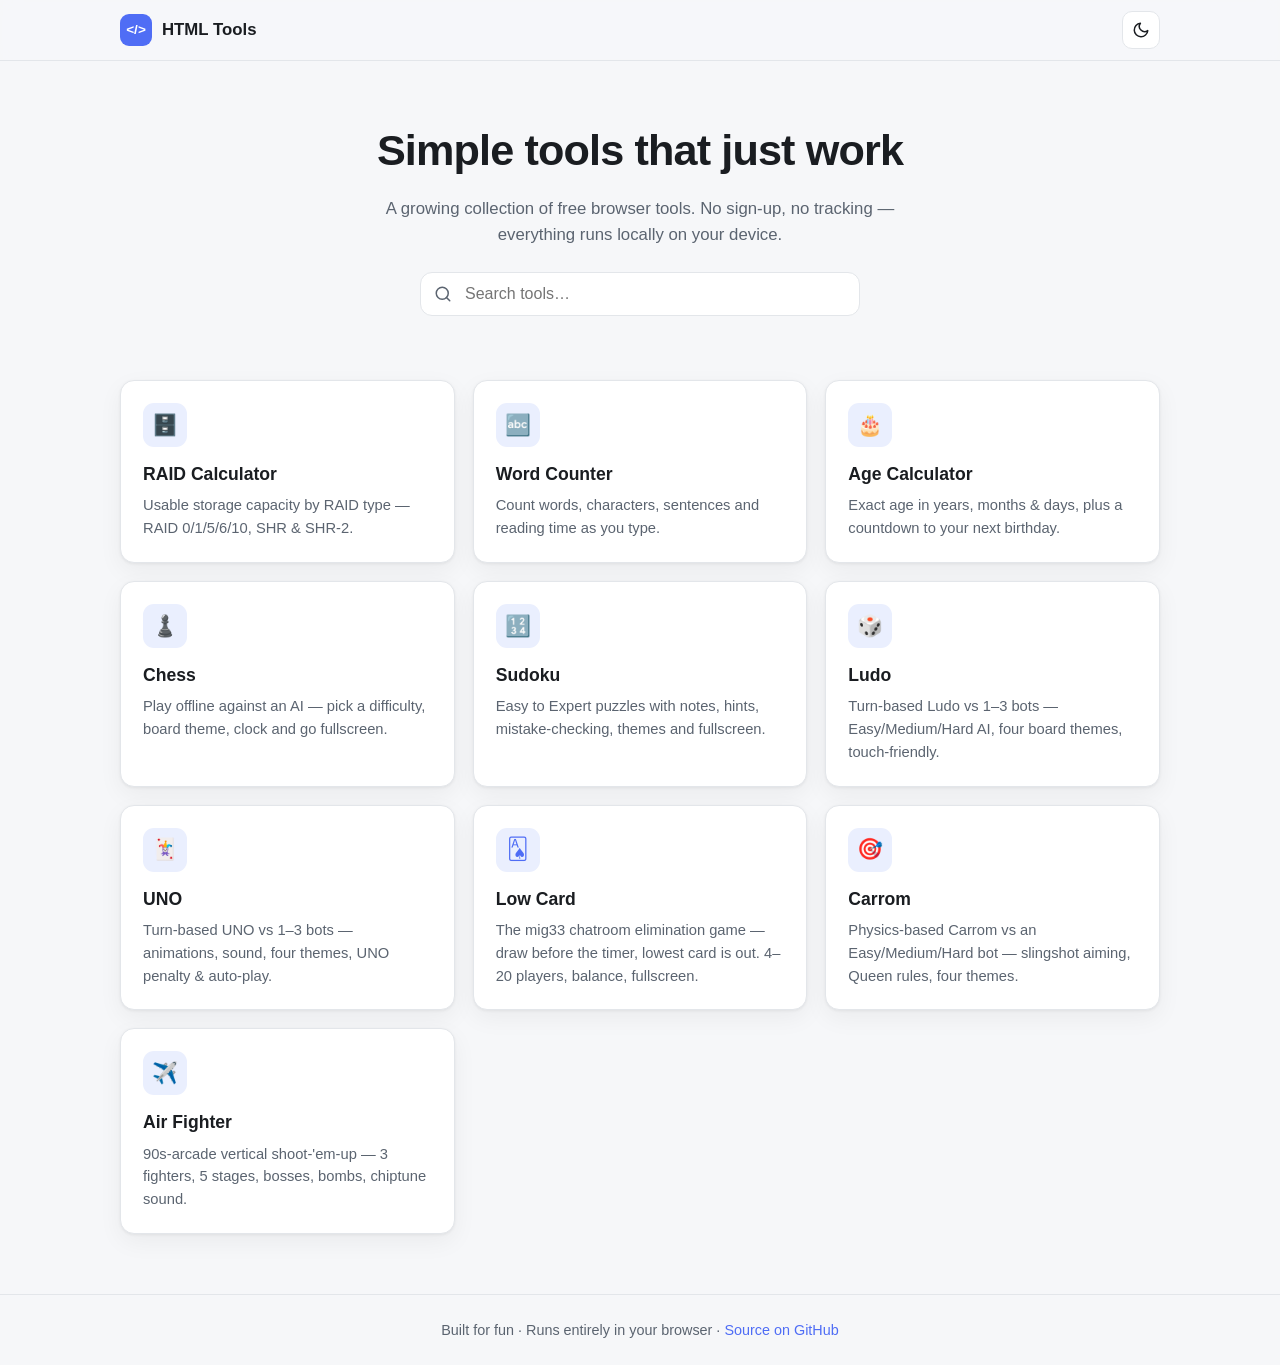
<file: index.html>
<!DOCTYPE html>
<html lang="en" data-theme="light">
<head>
  <meta charset="UTF-8" />
  <meta name="viewport" content="width=device-width, initial-scale=1" />
  <title>HTML Tools — Free, fast, in your browser</title>
  <meta name="description" content="A growing collection of free, privacy-friendly browser tools. No sign-up, no tracking, everything runs locally." />
  <link rel="stylesheet" href="assets/style.css" />
  <!-- Set theme before paint to avoid flash -->
  <script>
    (function () {
      var t = localStorage.getItem("html-tools-theme") ||
        (window.matchMedia && window.matchMedia("(prefers-color-scheme: dark)").matches ? "dark" : "light");
      document.documentElement.setAttribute("data-theme", t);
    })();
  </script>
</head>
<body>
  <header class="site-header">
    <div class="container">
      <a class="brand" href="./">
        <span class="logo">&lt;/&gt;</span>
        <span>HTML Tools</span>
      </a>
      <button class="theme-toggle" data-theme-toggle aria-label="Toggle dark mode">
        <svg class="icon-moon" viewBox="0 0 24 24" fill="none" stroke="currentColor" stroke-width="2" stroke-linecap="round" stroke-linejoin="round"><path d="M21 12.79A9 9 0 1 1 11.21 3 7 7 0 0 0 21 12.79z"/></svg>
        <svg class="icon-sun" viewBox="0 0 24 24" fill="none" stroke="currentColor" stroke-width="2" stroke-linecap="round" stroke-linejoin="round"><circle cx="12" cy="12" r="5"/><line x1="12" y1="1" x2="12" y2="3"/><line x1="12" y1="21" x2="12" y2="23"/><line x1="4.22" y1="4.22" x2="5.64" y2="5.64"/><line x1="18.36" y1="18.36" x2="19.78" y2="19.78"/><line x1="1" y1="12" x2="3" y2="12"/><line x1="21" y1="12" x2="23" y2="12"/><line x1="4.22" y1="19.78" x2="5.64" y2="18.36"/><line x1="18.36" y1="5.64" x2="19.78" y2="4.22"/></svg>
      </button>
    </div>
  </header>

  <main class="container">
    <section class="hero">
      <h1>Simple tools that just work</h1>
      <p>A growing collection of free browser tools. No sign-up, no tracking — everything runs locally on your device.</p>
      <div class="tools-search">
        <svg viewBox="0 0 24 24" fill="none" stroke="currentColor" stroke-width="2" stroke-linecap="round" stroke-linejoin="round"><circle cx="11" cy="11" r="8"/><line x1="21" y1="21" x2="16.65" y2="16.65"/></svg>
        <input id="search" type="text" placeholder="Search tools…" autocomplete="off" />
      </div>
    </section>

    <section id="grid" class="tools-grid"></section>
  </main>

  <footer class="site-footer">
    <div class="container">
      Built for fun · Runs entirely in your browser ·
      <a href="https://github.com/ccrbd/html-tools" target="_blank" rel="noopener">Source on GitHub</a>
    </div>
  </footer>

  <script src="assets/theme.js"></script>
  <script>
    /* ----------------------------------------------------------
       Add a new tool by appending one object below.
       href is relative to this homepage.
       ---------------------------------------------------------- */
    var TOOLS = [
      {
        name: "RAID Calculator",
        desc: "Usable storage capacity by RAID type — RAID 0/1/5/6/10, SHR & SHR-2.",
        icon: "🗄️",
        href: "tools/raid-calculator/",
        keywords: "raid storage nas disk array capacity parity shr synology redundancy"
      },
      {
        name: "Word Counter",
        desc: "Count words, characters, sentences and reading time as you type.",
        icon: "🔤",
        href: "tools/word-counter/",
        keywords: "text words characters count letter writing"
      },
      {
        name: "Age Calculator",
        desc: "Exact age in years, months & days, plus a countdown to your next birthday.",
        icon: "🎂",
        href: "tools/age-calculator/",
        keywords: "age birthday date dob years months days countdown how old"
      },
      {
        name: "Chess",
        desc: "Play offline against an AI — pick a difficulty, board theme, clock and go fullscreen.",
        icon: "♟️",
        href: "tools/chess/",
        keywords: "chess game ai computer board play offline opponent fullscreen clock"
      },
      {
        name: "Sudoku",
        desc: "Easy to Expert puzzles with notes, hints, mistake-checking, themes and fullscreen.",
        icon: "🔢",
        href: "tools/sudoku/",
        keywords: "sudoku puzzle number game logic grid notes hints offline brain"
      },
      {
        name: "Ludo",
        desc: "Turn-based Ludo vs 1–3 bots — Easy/Medium/Hard AI, four board themes, touch-friendly.",
        icon: "🎲",
        href: "tools/ludo/",
        keywords: "ludo board game dice bots ai offline tokens race classic pachisi multiplayer"
      },
      {
        name: "UNO",
        desc: "Turn-based UNO vs 1–3 bots — animations, sound, four themes, UNO penalty & auto-play.",
        icon: "🃏",
        href: "tools/uno/",
        keywords: "uno card game bots ai offline wild draw skip reverse themes sound touch multiplayer"
      },
      {
        name: "Low Card",
        desc: "The mig33 chatroom elimination game — draw before the timer, lowest card is out. 4–20 players, balance, fullscreen.",
        icon: "🂡",
        href: "tools/low-card/",
        keywords: "low card mig33 chatroom elimination game bots ai draw deck timer sudden death survivor card retro wap arcade sound balance bankroll pot stake fullscreen simulate spectate multiplayer"
      },
      {
        name: "Carrom",
        desc: "Physics-based Carrom vs an Easy/Medium/Hard bot — slingshot aiming, Queen rules, four themes.",
        icon: "🎯",
        href: "tools/carrom/",
        keywords: "carrom board game striker coins queen pot physics bot ai offline flick themes touch mobile"
      },
      {
        name: "Air Fighter",
        desc: "90s-arcade vertical shoot-'em-up — 3 fighters, 5 stages, bosses, bombs, chiptune sound.",
        icon: "✈️",
        href: "tools/air-fighter/",
        keywords: "air fighter shmup shooter arcade game plane jet retro aero 1994 boss bomb power-up chiptune vertical scrolling offline"
      }
      // , { name: "...", desc: "...", icon: "...", href: "tools/.../", keywords: "..." }
    ];

    var grid = document.getElementById("grid");
    var search = document.getElementById("search");

    function render(list) {
      if (!list.length) {
        grid.innerHTML = '<div class="empty-state">No tools match your search.</div>';
        return;
      }
      grid.innerHTML = list.map(function (t) {
        return '<a class="tool-card" href="' + t.href + '">' +
          '<div class="tool-icon">' + t.icon + '</div>' +
          '<h3>' + t.name + '</h3>' +
          '<p>' + t.desc + '</p>' +
          '</a>';
      }).join("");
    }

    search.addEventListener("input", function () {
      var q = search.value.trim().toLowerCase();
      render(TOOLS.filter(function (t) {
        return (t.name + " " + t.desc + " " + (t.keywords || "")).toLowerCase().indexOf(q) > -1;
      }));
    });

    render(TOOLS);
  </script>
</body>
</html>
</file>
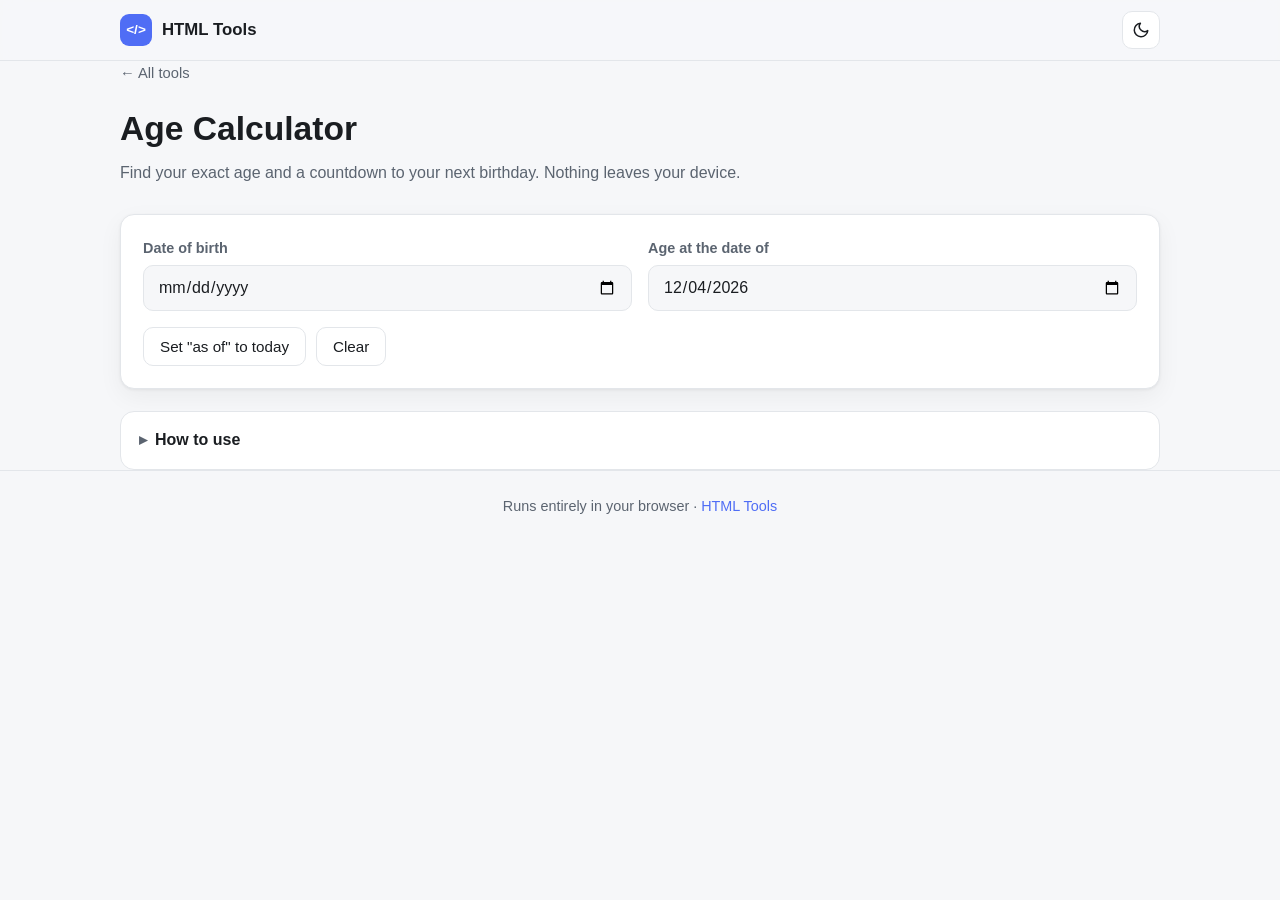
<file: tools/age-calculator/index.html>
<!DOCTYPE html>
<html lang="en" data-theme="light">
<head>
  <meta charset="UTF-8" />
  <meta name="viewport" content="width=device-width, initial-scale=1" />
  <title>Age Calculator — HTML Tools</title>
  <meta name="description" content="Calculate exact age in years, months and days, plus next-birthday countdown and fun stats. Runs entirely in your browser." />
  <link rel="stylesheet" href="../../assets/style.css" />
  <script>
    (function () {
      var t = localStorage.getItem("html-tools-theme") ||
        (window.matchMedia && window.matchMedia("(prefers-color-scheme: dark)").matches ? "dark" : "light");
      document.documentElement.setAttribute("data-theme", t);
    })();
  </script>
  <style>
    .field-row { display: grid; grid-template-columns: 1fr 1fr; gap: 16px; }
    .field label { display: block; font-size: .9rem; color: var(--text-muted); font-weight: 600; margin-bottom: 6px; }
    .field input[type="date"] { width: 100%; padding: 12px 14px; border: 1px solid var(--border);
      border-radius: 10px; background: var(--bg); color: var(--text); font-size: 1rem; font-family: inherit; outline: none; }
    .field input[type="date"]:focus { border-color: var(--accent); box-shadow: 0 0 0 3px var(--accent-soft); }
    .age-headline { text-align: center; margin: 26px 0 6px; }
    .age-headline .big { font-size: clamp(2rem, 6vw, 3rem); font-weight: 800; letter-spacing: -.02em; line-height: 1.1; }
    .age-headline .big span.unit { font-size: .45em; color: var(--text-muted); font-weight: 700; }
    .age-sub { text-align: center; color: var(--text-muted); margin: 0 0 6px; }
    .next-bday { text-align: center; background: var(--accent-soft); color: var(--accent);
      border-radius: 12px; padding: 12px 16px; margin-top: 20px; font-weight: 600; }
    .error { color: #ef4444; text-align: center; font-weight: 600; margin-top: 16px; }
    details.guide { margin-top: 22px; background: var(--surface); border: 1px solid var(--border);
      border-radius: var(--radius); padding: 0 18px; }
    details.guide summary { cursor: pointer; padding: 16px 0; font-weight: 600; list-style: none; }
    details.guide summary::-webkit-details-marker { display: none; }
    details.guide summary::before { content: "▸"; display: inline-block; margin-right: 8px;
      color: var(--text-muted); transition: transform .15s ease; }
    details.guide[open] summary::before { transform: rotate(90deg); }
    details.guide .guide-body { padding-bottom: 18px; color: var(--text-muted); font-size: .95rem; }
    details.guide .guide-body ul { margin: 0; padding-left: 20px; }
    details.guide .guide-body li { margin: 6px 0; }
    @media (max-width: 540px) { .field-row { grid-template-columns: 1fr; } }
  </style>
</head>
<body>
  <header class="site-header">
    <div class="container">
      <a class="brand" href="../../">
        <span class="logo">&lt;/&gt;</span>
        <span>HTML Tools</span>
      </a>
      <button class="theme-toggle" data-theme-toggle aria-label="Toggle dark mode">
        <svg class="icon-moon" viewBox="0 0 24 24" fill="none" stroke="currentColor" stroke-width="2" stroke-linecap="round" stroke-linejoin="round"><path d="M21 12.79A9 9 0 1 1 11.21 3 7 7 0 0 0 21 12.79z"/></svg>
        <svg class="icon-sun" viewBox="0 0 24 24" fill="none" stroke="currentColor" stroke-width="2" stroke-linecap="round" stroke-linejoin="round"><circle cx="12" cy="12" r="5"/><line x1="12" y1="1" x2="12" y2="3"/><line x1="12" y1="21" x2="12" y2="23"/><line x1="4.22" y1="4.22" x2="5.64" y2="5.64"/><line x1="18.36" y1="18.36" x2="19.78" y2="19.78"/><line x1="1" y1="12" x2="3" y2="12"/><line x1="21" y1="12" x2="23" y2="12"/><line x1="4.22" y1="19.78" x2="5.64" y2="18.36"/><line x1="18.36" y1="5.64" x2="19.78" y2="4.22"/></svg>
      </button>
    </div>
  </header>

  <main class="container tool-main">
    <a class="back-link" href="../../">← All tools</a>
    <h1>Age Calculator</h1>
    <p class="subtitle">Find your exact age and a countdown to your next birthday. Nothing leaves your device.</p>

    <div class="panel">
      <div class="field-row">
        <div class="field">
          <label for="dob">Date of birth</label>
          <input type="date" id="dob" />
        </div>
        <div class="field">
          <label for="asof">Age at the date of</label>
          <input type="date" id="asof" />
        </div>
      </div>

      <div id="error" class="error" style="display:none"></div>

      <div id="output" style="display:none">
        <div class="age-headline">
          <div class="big"><span id="hYears">0</span><span class="unit"> yr </span><span id="hMonths">0</span><span class="unit"> mo </span><span id="hDays">0</span><span class="unit"> d</span></div>
        </div>
        <p class="age-sub" id="bornOn"></p>

        <div class="stats">
          <div class="stat"><div class="num" id="tMonths">0</div><div class="label">Total months</div></div>
          <div class="stat"><div class="num" id="tWeeks">0</div><div class="label">Total weeks</div></div>
          <div class="stat"><div class="num" id="tDays">0</div><div class="label">Total days</div></div>
          <div class="stat"><div class="num" id="tHours">0</div><div class="label">Total hours</div></div>
          <div class="stat"><div class="num" id="tMinutes">0</div><div class="label">Total minutes</div></div>
          <div class="stat"><div class="num" id="dow">—</div><div class="label">Born on a</div></div>
        </div>

        <div class="next-bday" id="nextBday"></div>
      </div>

      <div class="btn-row">
        <button class="btn" id="today">Set "as of" to today</button>
        <button class="btn" id="clear">Clear</button>
      </div>
    </div>

    <details class="guide">
      <summary>How to use</summary>
      <div class="guide-body">
        <ul>
          <li>Pick your <strong>date of birth</strong>. The result updates instantly.</li>
          <li>The <strong>"age at"</strong> date defaults to today — change it to find your age on any past or future date.</li>
          <li>You get your exact age in years, months and days, plus totals and a countdown to your next birthday.</li>
          <li>Your last date of birth is remembered on this device, so it's ready next time.</li>
        </ul>
      </div>
    </details>
  </main>

  <footer class="site-footer">
    <div class="container">Runs entirely in your browser · <a href="../../">HTML Tools</a></div>
  </footer>

  <script src="../../assets/theme.js"></script>
  <script>
    var STORE = "html-tools-age-calculator";
    var DAYS = ["Sunday","Monday","Tuesday","Wednesday","Thursday","Friday","Saturday"];

    var dob = document.getElementById("dob");
    var asof = document.getElementById("asof");
    var errorEl = document.getElementById("error");
    var output = document.getElementById("output");

    function fmtDate(d) {
      return d.toLocaleDateString(undefined, { weekday: "long", year: "numeric", month: "long", day: "numeric" });
    }
    function todayStr() {
      var n = new Date();
      return n.getFullYear() + "-" + String(n.getMonth() + 1).padStart(2, "0") + "-" + String(n.getDate()).padStart(2, "0");
    }
    function parse(str) {
      if (!str) return null;
      var p = str.split("-");
      if (p.length !== 3) return null;
      return new Date(+p[0], +p[1] - 1, +p[2]);
    }
    function addMonths(d, n) {
      var m = d.getMonth() + n;
      var day = d.getDate();
      var last = new Date(d.getFullYear(), m + 1, 0).getDate(); // days in target month
      if (day > last) day = last;
      return new Date(d.getFullYear(), m, day);
    }

    function update() {
      var birth = parse(dob.value);
      var asOf = parse(asof.value) || new Date();

      if (!birth) { output.style.display = "none"; errorEl.style.display = "none"; return; }

      if (birth > asOf) {
        output.style.display = "none";
        errorEl.style.display = "block";
        errorEl.textContent = "Date of birth is after the \"age at\" date — check your dates.";
        localStorage.setItem(STORE, dob.value);
        return;
      }
      errorEl.style.display = "none";
      output.style.display = "block";

      // Exact years / months / days — month-anchoring method (matches dateutil.relativedelta).
      // Count whole months, add to birth (clamping the day to the target month's length),
      // and the remainder is the days. Guaranteed never negative, handles leap years & 31-day months.
      var totalMonths = (asOf.getFullYear() - birth.getFullYear()) * 12 + (asOf.getMonth() - birth.getMonth());
      var anchor = addMonths(birth, totalMonths);
      if (anchor > asOf) { totalMonths--; anchor = addMonths(birth, totalMonths); }
      var days = Math.round((asOf - anchor) / 86400000);
      var years = Math.floor(totalMonths / 12);
      var months = totalMonths % 12;

      document.getElementById("hYears").textContent = years;
      document.getElementById("hMonths").textContent = months;
      document.getElementById("hDays").textContent = days;
      document.getElementById("bornOn").textContent = "Born on " + fmtDate(birth);

      // Totals
      var msPerDay = 86400000;
      var totalDays = Math.floor((asOf - birth) / msPerDay);
      var totalHours = totalDays * 24;
      var totalMinutes = totalHours * 60;

      document.getElementById("tMonths").textContent = totalMonths.toLocaleString();
      document.getElementById("tWeeks").textContent = Math.floor(totalDays / 7).toLocaleString();
      document.getElementById("tDays").textContent = totalDays.toLocaleString();
      document.getElementById("tHours").textContent = totalHours.toLocaleString();
      document.getElementById("tMinutes").textContent = totalMinutes.toLocaleString();
      document.getElementById("dow").textContent = DAYS[birth.getDay()];

      // Next birthday (relative to asOf)
      var next = new Date(asOf.getFullYear(), birth.getMonth(), birth.getDate());
      if (next < asOf) next.setFullYear(asOf.getFullYear() + 1);
      var daysToBday = Math.ceil((next - asOf) / msPerDay);
      var nextEl = document.getElementById("nextBday");
      if (daysToBday === 0) {
        nextEl.textContent = "🎉 It's your birthday on this date! Happy birthday!";
      } else {
        var turning = next.getFullYear() - birth.getFullYear();
        nextEl.textContent = "🎂 " + daysToBday + " day" + (daysToBday === 1 ? "" : "s") +
          " until your next birthday (turning " + turning + ") on " +
          next.toLocaleDateString(undefined, { weekday: "long", month: "long", day: "numeric" }) + ".";
      }

      localStorage.setItem(STORE, dob.value);
    }

    // Init
    asof.value = todayStr();
    dob.value = localStorage.getItem(STORE) || "";
    dob.addEventListener("input", update);
    asof.addEventListener("input", update);

    document.getElementById("today").addEventListener("click", function () {
      asof.value = todayStr();
      update();
    });
    document.getElementById("clear").addEventListener("click", function () {
      dob.value = "";
      asof.value = todayStr();
      localStorage.removeItem(STORE);
      update();
      dob.focus();
    });

    update();
  </script>
</body>
</html>
</file>
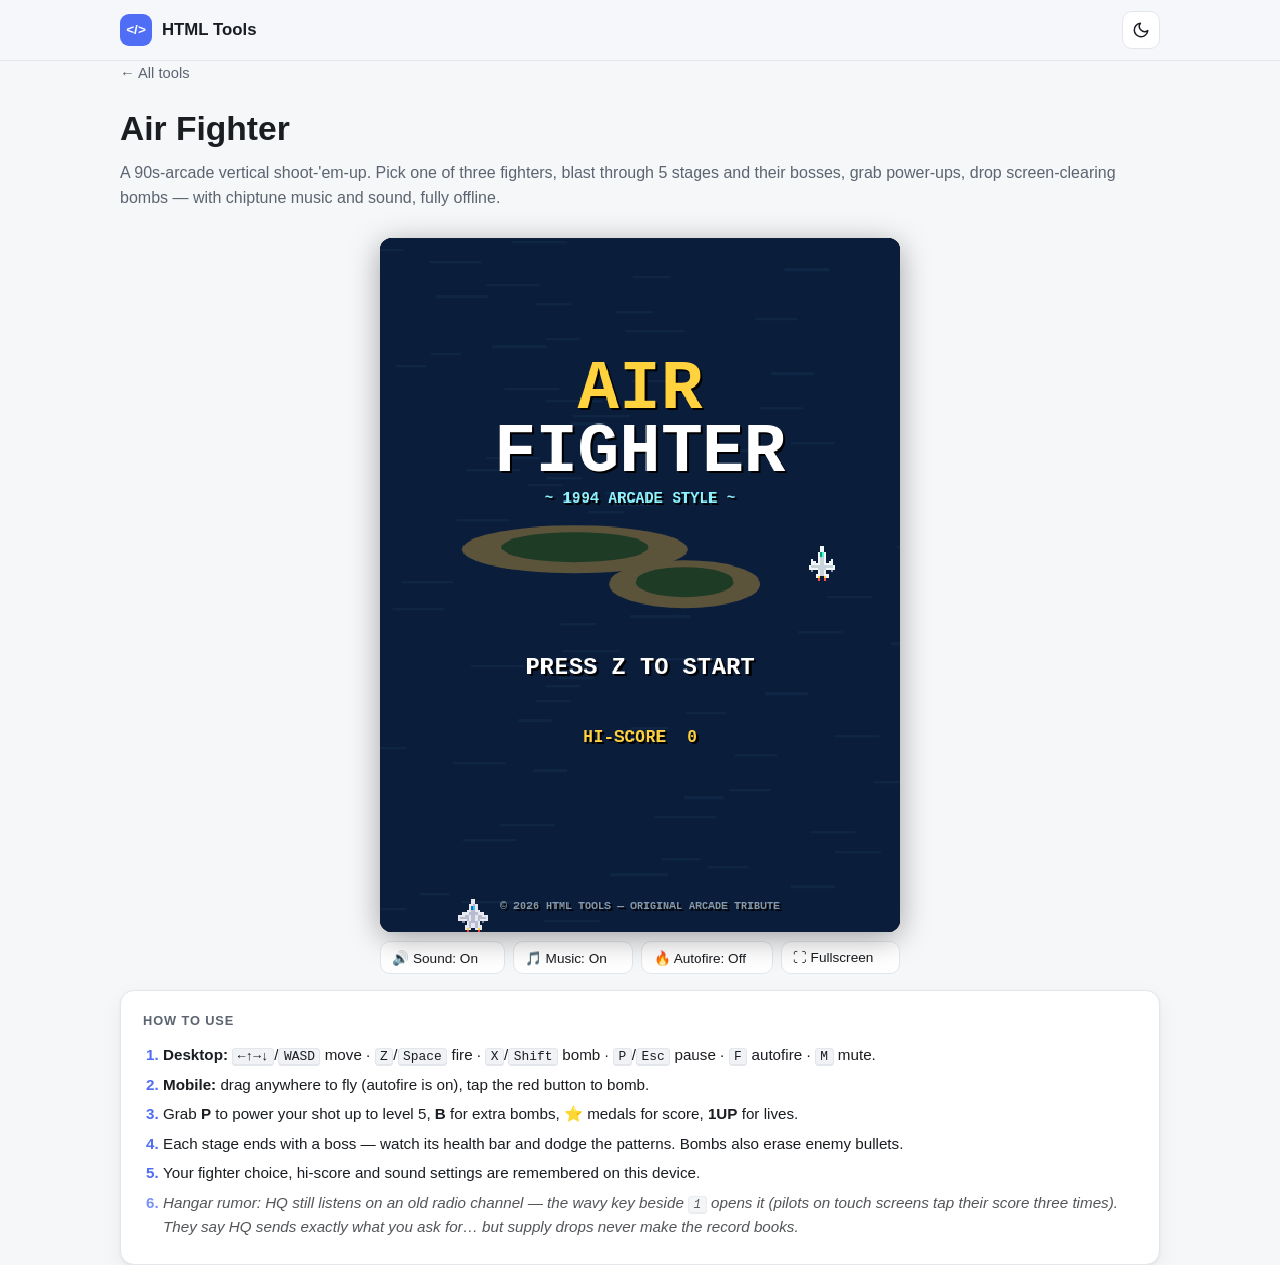
<file: tools/air-fighter/index.html>
<!DOCTYPE html>
<html lang="en" data-theme="light">
<head>
  <meta charset="UTF-8" />
  <meta name="viewport" content="width=device-width, initial-scale=1, maximum-scale=1, user-scalable=no, viewport-fit=cover" />
  <title>Air Fighter — Retro Arcade Shoot-'em-up | HTML Tools</title>
  <meta name="description" content="A 90s-arcade style vertical scrolling shoot-'em-up. 3 fighters, 5 stages, bosses, power-ups, bombs, chiptune music — all original, all offline in your browser." />

  <link rel="stylesheet" href="../../assets/style.css" />
  <script>
    (function () {
      var t = localStorage.getItem("html-tools-theme") ||
        (window.matchMedia && window.matchMedia("(prefers-color-scheme: dark)").matches ? "dark" : "light");
      document.documentElement.setAttribute("data-theme", t);
    })();
  </script>
  <style>
    .game-wrap{display:flex;flex-direction:column;align-items:center;gap:.6rem;margin-top:.6rem}
    #gameShell{position:relative;width:100%;max-width:480px;user-select:none;-webkit-user-select:none;touch-action:none;border-radius:12px;overflow:hidden;box-shadow:0 6px 30px rgba(0,0,0,.35);background:#000}
    #gameShell.fullscreen{max-width:none;border-radius:0;display:flex;align-items:center;justify-content:center;width:100vw;height:100vh;height:100dvh;padding-top:env(safe-area-inset-top,0px);padding-bottom:env(safe-area-inset-bottom,0px);box-sizing:border-box}
    #gameShell.fullscreen #gameCanvas{height:calc(100vh - env(safe-area-inset-top,0px) - env(safe-area-inset-bottom,0px));height:calc(100dvh - env(safe-area-inset-top,0px) - env(safe-area-inset-bottom,0px));width:auto;max-width:100vw}
    #gameShell.pseudo{position:fixed;inset:0;z-index:999}
    #fsExit{position:absolute;top:calc(8px + env(safe-area-inset-top,0px));right:10px;width:38px;height:38px;border-radius:50%;border:2px solid rgba(255,255,255,.4);background:rgba(255,255,255,.12);color:#fff;font-size:16px;display:none;align-items:center;justify-content:center;z-index:6;-webkit-tap-highlight-color:transparent}
    #gameShell.fullscreen #fsExit{display:flex}
    #gameCanvas{display:block;width:100%;height:auto;image-rendering:pixelated;image-rendering:crisp-edges;background:#000}
    .game-bar{display:flex;gap:.5rem;flex-wrap:wrap;justify-content:center;width:100%;max-width:480px}
    .game-bar .btn{flex:1 1 auto;min-width:0;padding:.45rem .7rem;font-size:.85rem}
    #bombBtn{position:absolute;right:10px;bottom:14px;width:64px;height:64px;border-radius:50%;border:2px solid rgba(255,255,255,.55);background:rgba(255,60,60,.30);color:#fff;font:700 12px/1.1 system-ui,sans-serif;letter-spacing:.5px;display:none;align-items:center;justify-content:center;z-index:5;backdrop-filter:blur(2px);-webkit-tap-highlight-color:transparent}
    #bombBtn:active{background:rgba(255,60,60,.6)}
    #pauseBtn{position:absolute;left:10px;bottom:14px;width:44px;height:44px;border-radius:50%;border:2px solid rgba(255,255,255,.4);background:rgba(255,255,255,.12);color:#fff;font-size:15px;display:none;align-items:center;justify-content:center;z-index:5;-webkit-tap-highlight-color:transparent}
    .touch #bombBtn,.touch #pauseBtn{display:flex}
    #gameShell.fullscreen #bombBtn{bottom:calc(14px + env(safe-area-inset-bottom,0px))}
    #gameShell.fullscreen #pauseBtn{bottom:calc(14px + env(safe-area-inset-bottom,0px))}
    #cheatBox{position:absolute;top:16%;left:50%;transform:translateX(-50%);display:none;z-index:8;background:rgba(6,10,24,.94);border:2px solid #8ff3ff;border-radius:8px;padding:10px 14px;box-shadow:0 4px 24px rgba(0,0,0,.6)}
    #cheatBox .cb-title{color:#8ff3ff;font:700 11px monospace;letter-spacing:2px;margin-bottom:6px;text-align:center}
    #cheatInput{background:#050810;color:#8fff8a;border:1px solid #2a4a6a;border-radius:4px;font:700 16px monospace;padding:6px 8px;width:180px;text-transform:uppercase;text-align:center;outline:none}
    @media (min-height:800px){ #gameShell{max-width:520px} .game-bar{max-width:520px} }
    kbd{background:var(--surface-2,#2223);border:1px solid var(--border,#8884);border-bottom-width:2px;border-radius:4px;padding:0 .35em;font-size:.85em}
  </style>
</head>
<body>
  <header class="site-header">
    <div class="container">
      <a class="brand" href="../../">
        <span class="logo">&lt;/&gt;</span>
        <span>HTML Tools</span>
      </a>
      <button class="theme-toggle" data-theme-toggle aria-label="Toggle dark mode">
        <svg class="icon-moon" viewBox="0 0 24 24" fill="none" stroke="currentColor" stroke-width="2" stroke-linecap="round" stroke-linejoin="round"><path d="M21 12.79A9 9 0 1 1 11.21 3 7 7 0 0 0 21 12.79z"/></svg>
        <svg class="icon-sun" viewBox="0 0 24 24" fill="none" stroke="currentColor" stroke-width="2" stroke-linecap="round" stroke-linejoin="round"><circle cx="12" cy="12" r="5"/><line x1="12" y1="1" x2="12" y2="3"/><line x1="12" y1="21" x2="12" y2="23"/><line x1="4.22" y1="4.22" x2="5.64" y2="5.64"/><line x1="18.36" y1="18.36" x2="19.78" y2="19.78"/><line x1="1" y1="12" x2="3" y2="12"/><line x1="21" y1="12" x2="23" y2="12"/><line x1="4.22" y1="19.78" x2="5.64" y2="18.36"/><line x1="18.36" y1="5.64" x2="19.78" y2="4.22"/></svg>
      </button>
    </div>
  </header>

  <main class="container tool-main">
    <a class="back-link" href="../../">← All tools</a>
    <h1>Air Fighter</h1>
    <p class="subtitle">A 90s-arcade vertical shoot-'em-up. Pick one of three fighters, blast through 5 stages and their bosses, grab power-ups, drop screen-clearing bombs — with chiptune music and sound, fully offline.</p>

    <div class="game-wrap">
      <div id="gameShell">
        <canvas id="gameCanvas" width="480" height="640"></canvas>
        <button id="bombBtn" aria-label="Bomb">BOMB</button>
        <button id="pauseBtn" aria-label="Pause">⏸</button>
        <button id="fsExit" aria-label="Exit fullscreen">✕</button>
        <div id="cheatBox">
          <div class="cb-title">📻 HQ RADIO</div>
          <input id="cheatInput" autocomplete="off" autocapitalize="off" spellcheck="false" maxlength="12" placeholder="SAY AGAIN?" />
        </div>
      </div>
      <div class="game-bar">
        <button class="btn" id="btnSound">🔊 Sound: On</button>
        <button class="btn" id="btnMusic">🎵 Music: On</button>
        <button class="btn" id="btnAuto">🔥 Autofire: Off</button>
        <button class="btn" id="btnFull">⛶ Fullscreen</button>
      </div>
    </div>

    <section class="panel howto" style="margin-top:1rem">
      <h2>How to use</h2>
      <ol>
        <li><strong>Desktop:</strong> <kbd>←↑→↓</kbd>/<kbd>WASD</kbd> move · <kbd>Z</kbd>/<kbd>Space</kbd> fire · <kbd>X</kbd>/<kbd>Shift</kbd> bomb · <kbd>P</kbd>/<kbd>Esc</kbd> pause · <kbd>F</kbd> autofire · <kbd>M</kbd> mute.</li>
        <li><strong>Mobile:</strong> drag anywhere to fly (autofire is on), tap the red button to bomb.</li>
        <li>Grab <strong>P</strong> to power your shot up to level 5, <strong>B</strong> for extra bombs, ⭐ medals for score, <strong>1UP</strong> for lives.</li>
        <li>Each stage ends with a boss — watch its health bar and dodge the patterns. Bombs also erase enemy bullets.</li>
        <li>Your fighter choice, hi-score and sound settings are remembered on this device.</li>
        <li style="opacity:.75"><em>Hangar rumor: HQ still listens on an old radio channel — the wavy key beside <kbd>1</kbd> opens it (pilots on touch screens tap their score three times). They say HQ sends exactly what you ask for… but supply drops never make the record books.</em></li>
      </ol>
    </section>
  </main>

  <script src="../../assets/theme.js"></script>
  <script>
  "use strict";
  /* ============================================================
     AIR FIGHTER — original retro vertical shmup
     All art & audio generated in code. No external assets.
     ============================================================ */
  (function () {
  // ---------- constants / helpers ----------
  const W = 480, H = 640;
  const cv = document.getElementById("gameCanvas");
  const cx = cv.getContext("2d");
  cx.imageSmoothingEnabled = false;
  const STORE_KEY = "html-tools-air-fighter";
  const TAU = Math.PI * 2;
  const rnd = (a, b) => a + Math.random() * (b - a);
  const rndi = (a, b) => Math.floor(rnd(a, b + 1));
  const clamp = (v, a, b) => v < a ? a : v > b ? b : v;
  const dist2 = (ax, ay, bx, by) => { const dx = ax - bx, dy = ay - by; return dx * dx + dy * dy; };
  // deterministic hash for background feature placement
  function hash(n) { n = (n ^ 61) ^ (n >>> 16); n = (n + (n << 3)) | 0; n = n ^ (n >>> 4); n = Math.imul(n, 0x27d4eb2d); n = n ^ (n >>> 15); return (n >>> 0) / 4294967296; }

  let store = {};
  try { store = JSON.parse(localStorage.getItem(STORE_KEY)) || {}; } catch (e) { store = {}; }
  function save() { try { localStorage.setItem(STORE_KEY, JSON.stringify(store)); } catch (e) {} }

  // ---------- audio engine ----------
  const AudioSys = {
    ctx: null, sfxOn: store.sfx !== false, musicOn: store.music !== false,
    master: null, musicGain: null, sfxGain: null,
    ensure() {
      if (!this.ctx) {
        const AC = window.AudioContext || window.webkitAudioContext;
        if (!AC) return false;
        this.ctx = new AC();
        this.master = this.ctx.createGain(); this.master.gain.value = 0.5; this.master.connect(this.ctx.destination);
        this.sfxGain = this.ctx.createGain(); this.sfxGain.connect(this.master);
        this.musicGain = this.ctx.createGain(); this.musicGain.gain.value = 0.55; this.musicGain.connect(this.master);
      }
      if (this.ctx.state === "suspended") this.ctx.resume();
      return true;
    },
    blip(type, f0, f1, dur, vol, curve) {
      if (!this.sfxOn || !this.ensure()) return;
      const t = this.ctx.currentTime;
      const o = this.ctx.createOscillator(), g = this.ctx.createGain();
      o.type = type; o.frequency.setValueAtTime(f0, t);
      o.frequency[curve || "exponentialRampToValueAtTime"](Math.max(1, f1), t + dur);
      g.gain.setValueAtTime(vol, t); g.gain.exponentialRampToValueAtTime(0.001, t + dur);
      o.connect(g); g.connect(this.sfxGain); o.start(t); o.stop(t + dur + 0.02);
    },
    noise(dur, vol, fFrom, fTo) {
      if (!this.sfxOn || !this.ensure()) return;
      const t = this.ctx.currentTime, sr = this.ctx.sampleRate;
      const len = Math.max(1, Math.floor(sr * dur));
      const buf = this.ctx.createBuffer(1, len, sr), d = buf.getChannelData(0);
      for (let i = 0; i < len; i++) d[i] = Math.random() * 2 - 1;
      const src = this.ctx.createBufferSource(); src.buffer = buf;
      const f = this.ctx.createBiquadFilter(); f.type = "lowpass";
      f.frequency.setValueAtTime(fFrom, t); f.frequency.exponentialRampToValueAtTime(Math.max(40, fTo), t + dur);
      const g = this.ctx.createGain(); g.gain.setValueAtTime(vol, t); g.gain.exponentialRampToValueAtTime(0.001, t + dur);
      src.connect(f); f.connect(g); g.connect(this.sfxGain); src.start(t); src.stop(t + dur + 0.02);
    },
    shootTick: 0,
    shoot() { const n = performance.now(); if (n - this.shootTick < 70) return; this.shootTick = n; this.blip("square", 880, 220, 0.07, 0.05); },
    laser() { const n = performance.now(); if (n - this.shootTick < 70) return; this.shootTick = n; this.blip("sawtooth", 1400, 500, 0.06, 0.04); },
    hit() { this.blip("square", 200, 60, 0.08, 0.08); },
    boom() { this.noise(0.35, 0.35, 1600, 120); this.blip("triangle", 160, 40, 0.3, 0.2); },
    bigBoom() { this.noise(0.9, 0.5, 2200, 60); this.blip("triangle", 120, 25, 0.8, 0.3); },
    bomb() { this.noise(1.2, 0.55, 3000, 50); this.blip("sawtooth", 300, 30, 1.0, 0.25); },
    power() { const t0 = this.ctx ? this.ctx.currentTime : 0; [660, 880, 1100, 1320].forEach((f, i) => setTimeout(() => this.blip("square", f, f, 0.09, 0.09), i * 60)); },
    medal() { this.blip("square", 1200, 1800, 0.08, 0.06); },
    extend() { [523, 659, 784, 1046, 1318].forEach((f, i) => setTimeout(() => this.blip("square", f, f, 0.12, 0.1), i * 90)); },
    warning() { this.blip("sawtooth", 220, 440, 0.5, 0.15, "linearRampToValueAtTime"); },
    playerDie() { this.noise(0.7, 0.5, 2000, 80); this.blip("sawtooth", 500, 40, 0.6, 0.25); },
    // ------- music sequencer -------
    seq: { timer: null, step: 0, next: 0, song: null },
    NOTE(n) { return 440 * Math.pow(2, (n - 69) / 12); }, // midi -> hz
    playNote(when, midi, dur, type, vol) {
      const o = this.ctx.createOscillator(), g = this.ctx.createGain();
      o.type = type; o.frequency.value = this.NOTE(midi);
      g.gain.setValueAtTime(0.0001, when);
      g.gain.linearRampToValueAtTime(vol, when + 0.01);
      g.gain.exponentialRampToValueAtTime(0.001, when + dur);
      o.connect(g); g.connect(this.musicGain); o.start(when); o.stop(when + dur + 0.05);
    },
    playHat(when, vol) {
      const sr = this.ctx.sampleRate, len = Math.floor(sr * 0.05);
      const buf = this.ctx.createBuffer(1, len, sr), d = buf.getChannelData(0);
      for (let i = 0; i < len; i++) d[i] = (Math.random() * 2 - 1) * (1 - i / len);
      const s = this.ctx.createBufferSource(); s.buffer = buf;
      const f = this.ctx.createBiquadFilter(); f.type = "highpass"; f.frequency.value = 6000;
      const g = this.ctx.createGain(); g.gain.value = vol;
      s.connect(f); f.connect(g); g.connect(this.musicGain); s.start(when);
    },
    startSong(song) {
      if (!this.ensure()) return;
      this.stopSong();
      this.seq.song = song; this.seq.step = 0; this.seq.next = this.ctx.currentTime + 0.05;
      const tick = () => {
        if (!this.seq.song) return;
        const s = this.seq.song, spb = 60 / s.bpm / 4; // 16th
        while (this.seq.next < this.ctx.currentTime + 0.25) {
          const i = this.seq.step % s.len, t = this.seq.next;
          if (this.musicOn) {
            const b = s.bass[i % s.bass.length]; if (b) this.playNote(t, b, spb * 2.2, "triangle", 0.20);
            const l = s.lead[i % s.lead.length]; if (l) this.playNote(t, l, spb * 1.6, "square", 0.07);
            const a = s.arp && s.arp[i % s.arp.length]; if (a) this.playNote(t, a, spb * 0.9, "square", 0.045);
            if (s.hat[i % s.hat.length]) this.playHat(t, 0.05);
          }
          this.seq.next += spb; this.seq.step++;
        }
        this.seq.timer = setTimeout(tick, 60);
      };
      tick();
    },
    stopSong() { if (this.seq.timer) clearTimeout(this.seq.timer); this.seq.timer = null; this.seq.song = null; }
  };

  // songs (midi note numbers; 0 = rest)
  const SONGS = {
    title: { bpm: 112, len: 32,
      bass: [45,0,45,0,52,0,45,0, 43,0,43,0,50,0,43,0, 41,0,41,0,48,0,41,0, 43,0,43,0,47,0,50,0],
      lead: [69,0,0,72,0,76,0,72, 67,0,0,71,0,74,0,71, 65,0,0,69,0,72,0,69, 67,0,71,0,74,0,79,0],
      arp:  [57,60,64,60],
      hat:  [1,0,1,0] },
    st1: { bpm: 138, len: 32,
      bass: [45,45,0,45,0,45,52,0, 41,41,0,41,0,41,48,0, 43,43,0,43,0,43,50,0, 45,45,0,47,0,48,0,52,0],
      lead: [0,0,69,0,72,0,76,77, 76,0,72,0,69,0,65,0, 67,0,71,0,74,0,79,0, 76,0,72,0,69,67,64,0],
      arp:  [57,64,60,64],
      hat:  [1,0,1,1,0,1,1,0] },
    st2: { bpm: 132, len: 32,
      bass: [38,0,38,50,0,38,0,45, 36,0,36,48,0,36,0,43, 41,0,41,53,0,41,0,48, 43,0,43,55,0,43,47,0],
      lead: [62,0,65,0,69,0,65,74, 0,72,0,69,0,65,62,0, 65,0,69,0,72,0,77,0, 74,0,71,0,67,0,62,0],
      arp:  [50,57,53,57],
      hat:  [1,1,0,1] },
    st3: { bpm: 144, len: 32,
      bass: [40,40,52,40,38,38,50,38, 36,36,48,36,43,43,55,43, 40,40,52,40,38,38,50,38, 41,41,53,41,43,43,55,47],
      lead: [76,0,0,76,74,0,72,0, 72,0,71,0,67,0,64,0, 76,0,0,79,76,0,74,0, 77,0,76,0,74,0,71,0],
      arp:  [64,67,71,67],
      hat:  [1,0,1,0,1,1,0,1] },
    st4: { bpm: 128, len: 32,
      bass: [33,0,45,0,33,0,45,40, 31,0,43,0,31,0,43,38, 36,0,48,0,36,0,48,43, 38,0,50,0,40,0,52,0],
      lead: [57,60,64,0,67,64,60,0, 55,59,62,0,67,62,59,0, 60,64,67,0,72,67,64,0, 62,0,66,0,69,0,74,0],
      arp:  [45,52,48,52],
      hat:  [0,1,0,1] },
    st5: { bpm: 150, len: 32,
      bass: [33,33,33,45,33,33,44,33, 32,32,32,44,32,32,43,32, 31,31,31,43,31,31,41,31, 36,36,36,48,38,38,50,0],
      lead: [69,0,68,69,0,64,0,60, 68,0,66,68,0,63,0,59, 67,0,65,67,0,62,0,58, 72,0,74,0,76,0,79,0],
      arp:  [57,63,60,63],
      hat:  [1,1,1,0,1,1,0,1] },
    boss: { bpm: 160, len: 32,
      bass: [31,31,43,31,31,43,31,42, 31,31,43,31,31,43,31,42, 34,34,46,34,34,46,34,45, 36,36,48,36,38,38,50,38],
      lead: [67,0,66,67,0,63,0,67, 70,0,69,70,0,67,0,63, 70,0,72,0,73,0,72,70, 72,0,71,72,74,0,75,0],
      arp:  [55,58,62,58],
      hat:  [1,1,1,1,0,1,1,1] },
    clear: { bpm: 120, len: 16,
      bass: [45,0,50,0,52,0,57,0, 45,0,50,0,52,57,0,0],
      lead: [76,0,79,0,81,0,84,0, 81,0,79,0,76,81,0,0],
      arp:  [57,64,62,64],
      hat:  [1,0,0,0] },
    ending: { bpm: 100, len: 32,
      bass: [41,0,0,0,43,0,0,0, 45,0,0,0,52,0,0,0, 41,0,0,0,43,0,0,0, 45,0,47,0,48,0,52,0],
      lead: [77,0,76,0,74,0,72,0, 69,0,0,72,76,0,0,0, 77,0,76,0,74,0,79,0, 81,0,0,0,84,0,0,0],
      arp:  [53,57,60,57],
      hat:  [0,0,1,0] }
  };
  // ---------- pixel-art sprite factory ----------
  // Sprites are string maps; each char maps to a palette color. "." = transparent.
  function makeSprite(map, pal, scale) {
    scale = scale || 3;
    const h = map.length, w = map[0].length;
    const c = document.createElement("canvas");
    c.width = w * scale; c.height = h * scale;
    const g = c.getContext("2d");
    for (let y = 0; y < h; y++) for (let x = 0; x < w; x++) {
      const ch = map[y][x];
      if (ch === ".") continue;
      g.fillStyle = pal[ch] || "#f0f";
      g.fillRect(x * scale, y * scale, scale, scale);
    }
    return c;
  }
  function flipX(img) {
    const c = document.createElement("canvas"); c.width = img.width; c.height = img.height;
    const g = c.getContext("2d"); g.translate(img.width, 0); g.scale(-1, 1); g.drawImage(img, 0, 0);
    return c;
  }

  // --- player planes (16x16 grid, straight + banking-left; right = flipped) ---
  const PAL_FALCON = { o:"#e8e8f0", O:"#b8bcd0", d:"#7a7f98", c:"#31c4ff", C:"#1272b8", r:"#ff4040", g:"#333a4a", y:"#ffd23e" };
  const FALCON_S = [
    "......oo........",
    "......oo........",
    ".....ooOo.......",
    ".....oCco.......",
    ".....oCco.......",
    "....ooOOoo......",
    "..oooOOOOooo....",
    "oooOOoOOoOOooo..",
    "oOOOOoOOoOOOOo..",
    "ooooOoOOoOoooo..",
    "..d.oOOOOo.d....",
    "....oOooOo......",
    "...ooOooOoo.....",
    "...oyo..oyo.....",
    "....r....r......",
    "................"
  ];
  const FALCON_L = [
    "......o.........",
    "......oo........",
    ".....oOo........",
    ".....oCo........",
    ".....oCco.......",
    "....ooOOo.......",
    "...ooOOOOoo.....",
    ".oooOoOOoOOoo...",
    ".oOOOoOOoOOOoo..",
    ".oooOoOOoOooo...",
    "..d.oOOOOo.d....",
    "....oOooOo......",
    "...ooOooO.......",
    "...oyo..oy......",
    "....r....r......",
    "................"
  ];
  const PAL_SHINDEN = { o:"#f3f6f8", O:"#c8d4dc", d:"#8898a8", c:"#40ffd0", C:"#0e9c78", r:"#ff5050", y:"#ffd23e" };
  const SHINDEN_S = [
    "......oo........",
    "......oo........",
    "......oo........",
    ".....oCco.......",
    ".....oCco.......",
    ".....oOOo.......",
    "..o..oOOo..o....",
    "..oo.oOOo.oo....",
    "..ooooOOoooo....",
    ".oOOOOOOOOOOo...",
    ".ooooOOOOoooo...",
    "..d..oOOo..d....",
    ".....oOOo.......",
    "....ooOOoo......",
    "....oy..yo......",
    ".....r..r......."
  ];
  const SHINDEN_L = [
    ".....o..........",
    "......o.........",
    "......oo........",
    ".....oCo........",
    ".....oCco.......",
    ".....oOOo.......",
    "..o..oOOo..o....",
    "..o..oOOo.oo....",
    "..oo.oOOo.oo....",
    ".oOOooOOooOo....",
    ".oooOOOOOooo....",
    "..d..oOOo..d....",
    ".....oOOo.......",
    "....ooOO........",
    "....oy..y.......",
    ".....r..r......."
  ];
  const PAL_ALPHA = { o:"#cdd6a3", O:"#9aa878", d:"#6a7852", c:"#ffd040", C:"#c07818", r:"#ff4040", g:"#40484f", y:"#ffe080" };
  const ALPHA_S = [
    ".......oo.......",
    ".......oo.......",
    "......oOOo......",
    "......oCco......",
    "..g...oCco...g..",
    "..g..ooOOoo..g..",
    "..gooOOOOOOoog..",
    ".ooOOOOOOOOOOo..",
    "ooOOOoOOOOoOOoo.",
    "oOOOOoOOOOoOOOo.",
    "ooooOOOOOOOoooo.",
    "..d.oOOOOOo.d...",
    "....ooOOoo......",
    "...oyoOOoyo.....",
    "....r.oo.r......",
    "......rr........"
  ];
  const ALPHA_L = [
    "......o.........",
    ".......o........",
    "......oOo.......",
    "......oCo.......",
    "..g...oCco..g...",
    "..g..ooOOo..g...",
    "..gooOOOOOoog...",
    ".ooOOOOOOOOOo...",
    ".oOOOoOOOOoOoo..",
    ".oOOOoOOOOoOOo..",
    ".oooOOOOOOOooo..",
    "..d.oOOOOOo.d...",
    "....ooOOoo......",
    "...oyoOOoy......",
    "....r.oo.r......",
    "......rr........"
  ];

  // --- enemies ---
  const PAL_E = { o:"#c8563e", O:"#8f3423", d:"#5f2015", w:"#e0e0e0", g:"#5a6e50", G:"#3c4c36", b:"#3a72c8", B:"#24486e", y:"#ffd23e", k:"#282830", K:"#101014", s:"#98a2ac", S:"#5c666e", r:"#ff5040", c:"#70e0ff" };
  const E_DART = [ // small fast plane (12x12)
    ".....oo.....",
    ".....oo.....",
    "....oOOo....",
    "....oOOo....",
    "..ooOOOOoo..",
    "oooOOkkOOooo",
    "oOOOOkkOOOOo",
    "ooooOOOOoooo",
    "....oOOo....",
    "...ooOOoo...",
    "...o.oo.o...",
    "......d....."
  ];
  const E_GNAT = [ // popcorn plane (12x12) — different silhouette
    ".....gg.....",
    "....gGGg....",
    "..g.gGGg.g..",
    "..gggGGggg..",
    ".gGGGGGGGGg.",
    ".gggGGGGggg.",
    "..g.gGGg.g..",
    "....gGGg....",
    "...ggGGgg...",
    "...g.gg.g...",
    ".....gg.....",
    "............"
  ];
  const E_HELI_A = [ // helicopter frame A (14x14)
    "..k........k..",
    "...k..ss..k...",
    "....kssssk....",
    ".....ksskk....",
    "..ssssbbss....",
    ".sbbbbbbbbs...",
    ".sbBBBBBBbss..",
    ".sbbbbbbbbsss.",
    "..ssssbbss..s.",
    "....k.ss......",
    "...k...k......",
    "..k.....k.....",
    "..............",
    ".............."
  ];
  const E_HELI_B = [
    "..............",
    "..kkkkssskkk..",
    ".....ksssk....",
    ".....ksskk....",
    "..ssssbbss....",
    ".sbbbbbbbbs...",
    ".sbBBBBBBbss..",
    ".sbbbbbbbbsss.",
    "..ssssbbss..s.",
    "....kkssk.....",
    "..............",
    "..............",
    "..............",
    ".............."
  ];
  const E_BOMBER = [ // heavy bomber (16x16)
    ".......ss.......",
    ".......ss.......",
    "......sSSs......",
    "......sSSs......",
    "..s...sSSs...s..",
    "..ss.ssSSss.ss..",
    "..sssSSSSSSsss..",
    ".sSSSSSkkSSSSSs.",
    "sSSSSSSkkSSSSSSs",
    "sssSSSSSSSSSSsss",
    "..ssSSSSSSSSss..",
    "....ssSSSSss....",
    ".....sSSSSs.....",
    "....ssSSSSss....",
    "....s.sSSs.s....",
    ".......ss......."
  ];
  const E_TANK = [ // ground tank (13x13)
    ".............",
    ".kkkkkkkkkkk.",
    ".kGGGGGGGGGk.",
    ".kGgggggggGk.",
    "..kGGGGGGGk..",
    "..kGgGGgGGk..",
    "..kGGkkGGGk..",
    "....GkkG.....",
    "....GkkG.....",
    "....GkkG.....",
    ".............",
    ".............",
    "............."
  ];
  const E_TURRET = [ // ground turret (12x12)
    "............",
    "..SSSSSSSS..",
    ".SssssssssS.",
    ".SsKKKKKKsS.",
    ".SsKkkkkKsS.",
    ".SsKkkkkKsS.",
    ".SsKKKKKKsS.",
    ".SssssssssS.",
    "..SSSSSSSS..",
    "............",
    "............",
    "............"
  ];
  const E_JET = [ // mid-tier interceptor (14x14)
    "......bb......",
    "......bb......",
    ".....bBBb.....",
    ".....bBBb.....",
    "....bbBBbb....",
    "..bbbBBBBbbb..",
    ".bBBBbBBbBBBb.",
    "bbBBBbBBbBBBbb",
    "bbbbbBBBBbbbbb",
    "..b.bBBBBb.b..",
    "....bBbbBb....",
    "...bbB..Bbb...",
    "...b.b..b.b...",
    ".............."
  ];
  const SPR = {};
  function buildSprites() {
    SPR.falcon = [makeSprite(FALCON_L, PAL_FALCON), makeSprite(FALCON_S, PAL_FALCON), flipX(makeSprite(FALCON_L, PAL_FALCON))];
    SPR.shinden = [makeSprite(SHINDEN_L, PAL_SHINDEN), makeSprite(SHINDEN_S, PAL_SHINDEN), flipX(makeSprite(SHINDEN_L, PAL_SHINDEN))];
    SPR.alpha = [makeSprite(ALPHA_L, PAL_ALPHA), makeSprite(ALPHA_S, PAL_ALPHA), flipX(makeSprite(ALPHA_L, PAL_ALPHA))];
    SPR.dart = makeSprite(E_DART, PAL_E);
    SPR.gnat = makeSprite(E_GNAT, PAL_E);
    SPR.heli = [makeSprite(E_HELI_A, PAL_E), makeSprite(E_HELI_B, PAL_E)];
    SPR.bomber = makeSprite(E_BOMBER, PAL_E, 4);
    SPR.tank = makeSprite(E_TANK, PAL_E, 3);
    SPR.turret = makeSprite(E_TURRET, PAL_E, 3);
    SPR.jet = makeSprite(E_JET, PAL_E, 3);
  }
  buildSprites();

  // ---------- plane definitions ----------
  const PLANES = [
    { id: "falcon", name: "F-11 FALCON", pilot: "HAWK", color: "#31c4ff", speed: 250, sprites: () => SPR.falcon,
      desc: "Balanced vulcan spread", bombName: "BLAST WAVE",
      fireRate: 0.11,
      fire(p, lvl, shots) {
        const x = p.x, y = p.y - 20;
        shots.push(mkShot(x, y, 0, -620, 4, "#8ff3ff", 1));
        if (lvl >= 2) { shots.push(mkShot(x - 10, y + 6, 0, -620, 3, "#8ff3ff", 1)); shots.push(mkShot(x + 10, y + 6, 0, -620, 3, "#8ff3ff", 1)); }
        if (lvl >= 3) { shots.push(mkShot(x - 14, y + 8, -110, -590, 3, "#8ff3ff", 1)); shots.push(mkShot(x + 14, y + 8, 110, -590, 3, "#8ff3ff", 1)); }
        if (lvl >= 4) { shots.push(mkShot(x - 18, y + 10, -220, -550, 3, "#8ff3ff", 1)); shots.push(mkShot(x + 18, y + 10, 220, -550, 3, "#8ff3ff", 1)); }
        if (lvl >= 5) { shots.push(mkShot(x, y - 4, 0, -680, 5, "#ffffff", 2)); }
        AudioSys.shoot();
      } },
    { id: "shinden", name: "XP-9 SHINDEN", pilot: "KAEDE", color: "#40ffd0", speed: 300, sprites: () => SPR.shinden,
      desc: "Fast · focused laser", bombName: "HOMING SWARM",
      fireRate: 0.09,
      fire(p, lvl, shots) {
        const x = p.x, y = p.y - 20;
        shots.push(mkShot(x - 5, y, 0, -760, 3, "#7dffe0", 1.3, true));
        shots.push(mkShot(x + 5, y, 0, -760, 3, "#7dffe0", 1.3, true));
        if (lvl >= 3) { shots.push(mkShot(x - 12, y + 6, 0, -760, 3, "#7dffe0", 1, true)); shots.push(mkShot(x + 12, y + 6, 0, -760, 3, "#7dffe0", 1, true)); }
        if (lvl >= 5) { shots.push(mkShot(x, y - 6, 0, -820, 4, "#ffffff", 1.6, true)); }
        AudioSys.laser();
      } },
    { id: "alpha", name: "A-24 MAMMOTH", pilot: "BORIS", color: "#ffd040", speed: 205, sprites: () => SPR.alpha,
      desc: "Heavy · wide + missiles", bombName: "MEGATON NUKE",
      fireRate: 0.14,
      fire(p, lvl, shots) {
        const x = p.x, y = p.y - 20;
        shots.push(mkShot(x, y, 0, -560, 5, "#ffe08a", 1.7));
        if (lvl >= 2) { shots.push(mkShot(x - 12, y + 4, -90, -540, 4, "#ffe08a", 1.2)); shots.push(mkShot(x + 12, y + 4, 90, -540, 4, "#ffe08a", 1.2)); }
        if (lvl >= 3) { shots.push(mkShot(x - 20, y + 8, -200, -500, 4, "#ffe08a", 1.2)); shots.push(mkShot(x + 20, y + 8, 200, -500, 4, "#ffe08a", 1.2)); }
        if (lvl >= 4) { p.msl = (p.msl || 0) + 1; if (p.msl % 2 === 0) { shots.push(mkMissile(x - 22, y + 14)); shots.push(mkMissile(x + 22, y + 14)); } }
        if (lvl >= 5) { shots.push(mkShot(x - 28, y + 10, -320, -430, 4, "#ffe08a", 1)); shots.push(mkShot(x + 28, y + 10, 320, -430, 4, "#ffe08a", 1)); }
        AudioSys.shoot();
      } }
  ];
  function mkShot(x, y, vx, vy, r, col, dmg, laser) { return { x, y, vx, vy, r, col, dmg, laser: !!laser, missile: false }; }
  function mkMissile(x, y) { return { x, y, vx: 0, vy: -260, r: 5, col: "#ffb060", dmg: 3.5, missile: true, t: 0 }; }

  // ---------- input ----------
  const keys = {};
  const input = { dx: 0, dy: 0, fire: false, bomb: false, bombTap: false, touch: false };
  let lastBombKey = false;
  addEventListener("keydown", e => {
    if (e.key === "~" || e.key === "`" || e.code === "Backquote") { e.preventDefault(); openCheat(); return; }
    if (["ArrowLeft","ArrowRight","ArrowUp","ArrowDown"," ","Shift"].includes(e.key)) e.preventDefault();
    keys[e.key.toLowerCase()] = true;
    if (e.key === "Escape" || e.key.toLowerCase() === "p") togglePause();
    if (e.key.toLowerCase() === "m") { toggleSound(); }
    if (e.key.toLowerCase() === "f") { toggleAuto(); }
    handleMenuKey(e);
  });
  addEventListener("keyup", e => { keys[e.key.toLowerCase()] = false; });
  function readKeys() {
    input.dx = (keys["arrowleft"] || keys["a"] ? -1 : 0) + (keys["arrowright"] || keys["d"] ? 1 : 0);
    input.dy = (keys["arrowup"] || keys["w"] ? -1 : 0) + (keys["arrowdown"] || keys["s"] ? 1 : 0);
    input.fire = !!(keys["z"] || keys[" "]);
    const bk = !!(keys["x"] || keys["shift"]);
    input.bomb = bk && !lastBombKey; // edge-detect so holding X doesn't chain bombs
    lastBombKey = bk;
  }
  // touch: drag to move (plane follows finger with upward offset), autofire
  const shell = document.getElementById("gameShell");
  let touchTarget = null;
  function canvasPos(t) {
    const r = cv.getBoundingClientRect();
    return { x: (t.clientX - r.left) / r.width * W, y: (t.clientY - r.top) / r.height * H };
  }
  let scoreTaps = [];
  cv.addEventListener("touchstart", e => {
    e.preventDefault(); document.body.classList.add("touch"); input.touch = true;
    AudioSys.ensure();
    const p = canvasPos(e.changedTouches[0]);
    // triple-tap on the score (top-left) opens the HQ radio
    if (p.x < 140 && p.y < 44) {
      const n = performance.now();
      scoreTaps = scoreTaps.filter(ts => n - ts < 1300); scoreTaps.push(n);
      if (scoreTaps.length >= 3) { scoreTaps = []; openCheat(); return; }
    }
    if (state === "play") { touchTarget = p; }
    else tapAdvance(p);
  }, { passive: false });
  cv.addEventListener("touchmove", e => {
    e.preventDefault();
    if (state === "play") {
      const t = e.changedTouches[0], p = canvasPos(t);
      if (touchTarget) { touchTarget = p; }
    }
  }, { passive: false });
  cv.addEventListener("touchend", e => { e.preventDefault(); touchTarget = null; }, { passive: false });
  cv.addEventListener("mousedown", e => {
    AudioSys.ensure();
    if (state !== "play") { const r = cv.getBoundingClientRect(); tapAdvance({ x: (e.clientX - r.left) / r.width * W, y: (e.clientY - r.top) / r.height * H }); }
  });
  const bombBtn = document.getElementById("bombBtn");
  // bombTap is a separate latch — readKeys() rebuilds input.bomb from the keyboard
  // every frame, so a shared flag would be clobbered before the game loop saw it.
  bombBtn.addEventListener("touchstart", e => { e.preventDefault(); e.stopPropagation(); AudioSys.ensure(); input.bombTap = true; }, { passive: false });
  bombBtn.addEventListener("click", e => { e.stopPropagation(); input.bombTap = true; });
  document.getElementById("pauseBtn").addEventListener("touchstart", e => { e.preventDefault(); e.stopPropagation(); togglePause(); }, { passive: false });
  if (window.matchMedia && matchMedia("(pointer:coarse)").matches) document.body.classList.add("touch");
  // ---------- game state ----------
  let state = "title"; // title | select | play | clear | gameover | ending | pause(overlay flag)
  let paused = false;
  let stageNum = 1, scroll = 0, stageT = 0, gameTime = 0;
  let score = 0, hiScore = store.hi || 0, nextExtend = 100000;
  let selIdx = clamp(store.plane | 0, 0, 2);
  let shakeT = 0, flashT = 0, flashCol = "#fff";
  let stateT = 0; // time in current state

  const player = { x: W / 2, y: H - 90, plane: PLANES[0], power: 1, bombs: 3, lives: 3,
    inv: 0, fireCd: 0, alive: true, respawnT: 0, bank: 0, msl: 0 };
  let shots = [];      // player bullets
  let ebullets = [];   // enemy bullets
  let enemies = [];
  let pickups = [];
  let fx = [];         // explosions & particles
  let floats = [];     // floating score text
  let bombFx = null;   // active bomb effect
  let boss = null;
  let events = [];     // stage timeline
  let eventIdx = 0;
  let bossWarnT = 0, stageBannerT = 0;

  // ---------- enemy factory ----------
  function aimAt(x, y, tx, ty, sp) { const a = Math.atan2(ty - y, tx - x); return { vx: Math.cos(a) * sp, vy: Math.sin(a) * sp }; }
  function eb(x, y, vx, vy, r, col) { ebullets.push({ x, y, vx, vy, r: r || 4, col: col || "#ff8a5c" }); }
  function ebAimed(x, y, sp, col, r) { const v = aimAt(x, y, player.x, player.y, sp); eb(x, y, v.vx, v.vy, r, col); }
  function ebFan(x, y, n, spread, sp, col) {
    const base = Math.atan2(player.y - y, player.x - x);
    for (let i = 0; i < n; i++) { const a = base + (i - (n - 1) / 2) * spread; eb(x, y, Math.cos(a) * sp, Math.sin(a) * sp, 4, col); }
  }
  function ebRing(x, y, n, sp, off, col) { for (let i = 0; i < n; i++) { const a = off + i / n * TAU; eb(x, y, Math.cos(a) * sp, Math.sin(a) * sp, 4, col); } }

  const dscale = () => 1 + (stageNum - 1) * 0.22; // difficulty scale
  function mkEnemy(type, x, y, opts) {
    opts = opts || {};
    // HP tiers: popcorn dies to 1 hit, mid enemies take a burst, big ones soak.
    const base = {
      gnat:   { hp: 1,  r: 13, sc: 100, spr: SPR.gnat },
      dart:   { hp: 3,  r: 14, sc: 150, spr: SPR.dart },
      heli:   { hp: 12, r: 16, sc: 300, spr: null },
      jet:    { hp: 16, r: 16, sc: 400, spr: SPR.jet },
      tank:   { hp: 14, r: 15, sc: 200, spr: SPR.tank, ground: true },
      turret: { hp: 18, r: 14, sc: 250, spr: SPR.turret, ground: true },
      bomber: { hp: 45, r: 26, sc: 800, spr: SPR.bomber }
    }[type];
    const e = Object.assign({ type, x, y, t: 0, fireT: rnd(0.2, 1.2), dead: false,
      hp: Math.ceil(base.hp * dscale()), r: base.r, sc: base.sc, spr: base.spr, ground: !!base.ground,
      drop: opts.drop || null, path: opts.path || null, px: opts.px || 0, sp: opts.sp || 1 }, opts.extra || {});
    enemies.push(e);
    return e;
  }

  function updEnemy(e, dt) {
    e.t += dt;
    const s = dscale();
    switch (e.type) {
      case "gnat": // sine swoop downward
        e.y += 150 * e.sp * dt * s;
        e.x += Math.sin(e.t * 3 + e.px) * 80 * dt * 3;
        break;
      case "dart": // fast dive, slight homing early
        e.y += 260 * e.sp * dt * s;
        if (e.y < H * 0.4) e.x += clamp(player.x - e.x, -90, 90) * dt;
        break;
      case "heli": { // descend, hover, strafe, fire bursts, leave
        if (e.t < 1.4) e.y += 120 * dt;
        else if (e.t < 4.2) { e.x += Math.sin(e.t * 1.4 + e.px) * 60 * dt; e.y += Math.sin(e.t * 2) * 12 * dt; }
        else e.y -= 90 * dt; // retreat up
        e.fireT -= dt;
        if (e.fireT <= 0 && e.t > 1.2 && e.t < 4.2 && e.y > 0) { ebFan(e.x, e.y + 10, 3, 0.22, 170 * s, "#ffb05c"); e.fireT = 1.5 / s; }
        if (e.t > 8) e.dead = "gone";
        break; }
      case "jet": { // enters from side, curves toward player col, shoots aimed pairs
        e.x += e.vx0 * dt; e.y += 170 * dt * s;
        e.vx0 *= (1 - 0.8 * dt);
        e.fireT -= dt;
        if (e.fireT <= 0 && e.y > 30 && e.y < H * 0.7) { ebAimed(e.x, e.y + 12, 210 * s, "#7cc8ff"); e.fireT = 1.15 / s; }
        break; }
      case "bomber": { // slow descent, wide fans
        e.y += 55 * dt;
        e.x += Math.sin(e.t * 0.8 + e.px) * 25 * dt;
        e.fireT -= dt;
        if (e.fireT <= 0 && e.y > 20) { ebFan(e.x, e.y + 22, 5, 0.28, 150 * s, "#ff8a5c"); e.fireT = 2.1 / s; }
        break; }
      case "tank": { // scrolls with ground, turret aims
        e.y += SCROLL_SPEED * dt;
        e.fireT -= dt;
        if (e.fireT <= 0 && e.y > 40 && e.y < H - 60) { ebAimed(e.x, e.y, 150 * s, "#ffd23e", 5); e.fireT = 1.9 / s; }
        break; }
      case "turret": { // scrolls with ground, fires rings
        e.y += SCROLL_SPEED * dt;
        e.fireT -= dt;
        if (e.fireT <= 0 && e.y > 40 && e.y < H - 40) { ebFan(e.x, e.y, 2 + Math.floor(s), 0.5, 140 * s, "#c8a0ff"); e.fireT = 2.3 / s; }
        break; }
    }
    if (e.y > H + 60 || e.x < -80 || e.x > W + 80 || e.y < -120) e.dead = "gone";
  }

  function drawEnemy(e) {
    let img = e.spr;
    if (e.type === "heli") img = SPR.heli[Math.floor(e.t * 14) % 2];
    if (img) cx.drawImage(img, Math.round(e.x - img.width / 2), Math.round(e.y - img.height / 2));
    if (e.hitF && e.hitF > 0) { // hit flash
      cx.globalAlpha = 0.55; cx.fillStyle = "#fff";
      cx.fillRect(e.x - e.r, e.y - e.r, e.r * 2, e.r * 2); cx.globalAlpha = 1;
      e.hitF -= 1;
    }
  }

  // ---------- bosses ----------
  // Bosses are drawn programmatically (chunky retro rect art) and have phased patterns.
  function spawnBoss(n) {
    const hpBase = [0, 380, 520, 680, 860, 1150][n] * (1 + (player.power - 1) * 0.06);
    boss = { n, x: W / 2, y: -120, ty: 110, hp: hpBase, hpMax: hpBase, t: 0, phase: 0,
      fireT: 1.2, fireT2: 2.0, dead: false, dying: 0, r: 55, flash: 0 };
    bossWarnT = 2.6;
    AudioSys.warning(); setTimeout(() => AudioSys.warning(), 700); setTimeout(() => AudioSys.warning(), 1400);
    AudioSys.startSong(SONGS.boss);
  }

  function updBoss(dt) {
    const b = boss; if (!b) return;
    b.t += dt;
    const s = dscale();
    if (b.dying > 0) { // death sequence
      b.dying -= dt;
      if (Math.random() < 0.35) fx.push(mkBoom(b.x + rnd(-60, 60), b.y + rnd(-40, 40), rnd(0.4, 0.9), Math.random() < 0.3));
      if (b.dying <= 0) { b.dead = true; onBossDown(); }
      return;
    }
    // entry
    if (b.y < b.ty) { b.y += 60 * dt; return; }
    // movement: slow horizontal sway
    b.x = W / 2 + Math.sin(b.t * 0.5) * (60 + b.n * 12);
    const ph = b.hp / b.hpMax;
    b.phase = ph > 0.66 ? 0 : ph > 0.33 ? 1 : 2;
    b.fireT -= dt; b.fireT2 -= dt;
    const P = b.phase, X = b.x, Y = b.y;
    if (b.fireT <= 0) {
      switch (b.n) {
        case 1: // battleship: aimed fans from two turrets
          ebFan(X - 42, Y + 30, 3 + P, 0.2, 170 * s, "#ff8a5c");
          ebFan(X + 42, Y + 30, 3 + P, 0.2, 170 * s, "#ff8a5c");
          b.fireT = 1.5 - P * 0.3;
          break;
        case 2: // crawler: bullet ring + aimed
          ebRing(X, Y + 10, 10 + P * 4, 120 * s, b.t, "#c8a0ff");
          if (P >= 1) ebAimed(X, Y + 30, 230 * s, "#ffd23e", 5);
          b.fireT = 1.7 - P * 0.35;
          break;
        case 3: // gunship: walls with a gap
          { const gap = clamp(player.x + rnd(-40, 40), 50, W - 50);
            for (let x = 20; x < W; x += 34) if (Math.abs(x - gap) > 42) eb(x, Y + 40, 0, (120 + P * 30) * s, 4, "#7cc8ff");
            b.fireT = 1.9 - P * 0.35; }
          break;
        case 4: // stealth: V spreads + homing darts
          ebFan(X, Y + 34, 5 + P * 2, 0.16, 190 * s, "#8fff8a");
          if (P >= 1 && b.fireT2 <= 0) { for (let i = 0; i < 2 + P; i++) eb(X + rnd(-50, 50), Y + 20, rnd(-60, 60), 150 * s, 5, "#ff6a9c"); b.fireT2 = 2.2; }
          b.fireT = 1.4 - P * 0.25;
          break;
        case 5: // core: spiral + rings + aimed lasers
          { const k = b.t * (2 + P);
            for (let j = 0; j < 2 + P; j++) { const a = k + j * TAU / (2 + P); eb(X, Y + 10, Math.cos(a) * 150 * s, Math.sin(a) * 150 * s, 4, "#7cc8ff"); }
            if (b.fireT2 <= 0) { ebFan(X, Y + 20, 3, 0.1, 300 * s, "#ff5c5c"); b.fireT2 = 1.6 - P * 0.3; }
            b.fireT = 0.16; }
          break;
      }
    }
    // secondary: occasional aimed shot for bosses 1-3
    if (b.n <= 3 && b.fireT2 <= 0) { ebAimed(X, Y + 40, 200 * s, "#ffd23e", 5); b.fireT2 = 2.4 - P * 0.4; }
  }

  function onBossDown() {
    addScore(10000 * boss.n);
    AudioSys.bigBoom();
    shakeT = 0.8; flashT = 0.25; flashCol = "#fff";
    // clear remaining bullets into medals
    for (const bl of ebullets) if (Math.random() < 0.3) pickups.push(mkPickup(bl.x, bl.y, "M"));
    ebullets = [];
    boss = null;
    state = "clear"; stateT = 0;
    AudioSys.startSong(SONGS.clear);
  }

  const BOSS_COL = [null, ["#5c6e80","#3c4a58","#8fa2b4"], ["#8a6a3c","#5e4526","#c8a06a"], ["#4a5468","#303848","#7c8ca8"], ["#3c5e40","#26402a","#6a9c70"], ["#5e3c6e","#3e2450","#a06ab8"]];
  function drawBoss() {
    const b = boss; if (!b) return;
    const [c1, c2, c3] = BOSS_COL[b.n];
    const X = Math.round(b.x), Y = Math.round(b.y);
    cx.save();
    if (b.flash > 0) { cx.globalAlpha = 0.85; b.flash--; }
    const px = (x, y, w, h, col) => { cx.fillStyle = col; cx.fillRect(X + x * 4, Y + y * 4, w * 4, h * 4); };
    // shared hull silhouettes per boss (chunky 4px cells), each distinct
    if (b.n === 1) { // battleship (wide hull, two turrets, bridge)
      px(-22, -8, 44, 16, c2); px(-20, -6, 40, 12, c1); px(-6, -12, 12, 8, c3);
      px(-16, 2, 6, 6, c2); px(10, 2, 6, 6, c2); px(-15, 3, 4, 4, "#20262e"); px(11, 3, 4, 4, "#20262e");
      px(-2, -16, 4, 6, c3); px(-24, -2, 2, 6, c1); px(22, -2, 2, 6, c1);
    } else if (b.n === 2) { // crawler tank (treads + cannon)
      px(-20, -10, 40, 20, c2); px(-17, -8, 34, 16, c1); px(-6, -4, 12, 10, c3);
      px(-24, -12, 5, 24, "#2a2a30"); px(19, -12, 5, 24, "#2a2a30");
      px(-2, 6, 4, 8, "#20262e"); px(-10, -14, 20, 5, c3);
    } else if (b.n === 3) { // gunship (rotor pods + long body)
      px(-8, -14, 16, 30, c1); px(-6, -10, 12, 20, c3);
      px(-26, -4, 18, 8, c2); px(8, -4, 18, 8, c2);
      px(-24, -8, 6, 4, c3); px(18, -8, 6, 4, c3);
      const r = Math.floor(b.t * 20) % 2;
      cx.strokeStyle = "rgba(220,230,240,.5)"; cx.lineWidth = 3;
      cx.beginPath(); cx.moveTo(X - 68 + r * 6, Y - 20); cx.lineTo(X - 20 - r * 6, Y - 20); cx.stroke();
      cx.beginPath(); cx.moveTo(X + 20 + r * 6, Y - 20); cx.lineTo(X + 68 - r * 6, Y - 20); cx.stroke();
    } else if (b.n === 4) { // stealth wing (flying V)
      px(-26, -2, 52, 6, c2); px(-20, -5, 40, 8, c1); px(-8, -10, 16, 10, c3);
      px(-26, 4, 10, 3, c1); px(16, 4, 10, 3, c1); px(-3, -13, 6, 4, c2);
    } else { // final core (fortress + glowing core)
      px(-20, -14, 40, 28, c2); px(-16, -10, 32, 20, c1);
      px(-24, -6, 4, 12, c3); px(20, -6, 4, 12, c3); px(-8, -18, 16, 5, c3);
      const g = 0.5 + 0.5 * Math.sin(b.t * 6);
      cx.fillStyle = `rgba(255,${80 + g * 120},${180 + g * 60},.9)`;
      cx.beginPath(); cx.arc(X, Y + 8, 14 + g * 4, 0, TAU); cx.fill();
    }
    cx.restore();
    // health bar
    cx.fillStyle = "rgba(0,0,0,.55)"; cx.fillRect(40, 26, W - 80, 10);
    cx.fillStyle = b.hp / b.hpMax > 0.33 ? "#ff5c5c" : "#ffd23e";
    cx.fillRect(41, 27, (W - 82) * clamp(b.hp / b.hpMax, 0, 1), 8);
    cx.strokeStyle = "rgba(255,255,255,.7)"; cx.lineWidth = 1; cx.strokeRect(40.5, 26.5, W - 81, 9);
  }

  // ---------- effects / pickups ----------
  function mkBoom(x, y, dur, big) { if (big) AudioSys.bigBoom(); else AudioSys.boom(); return { kind: "boom", x, y, t: 0, dur: dur || 0.5, big: !!big }; }
  function mkPickup(x, y, kind) { return { x, y, kind, t: rnd(0, TAU), vy: 60 }; }
  function addScore(n) {
    score += n;
    if (score > hiScore && !cheatUsed) { hiScore = score; store.hi = hiScore; }
    if (score >= nextExtend) { nextExtend += 200000; player.lives++; AudioSys.extend(); floats.push({ x: player.x, y: player.y - 30, txt: "EXTEND!", t: 0, col: "#8fff8a" }); }
  }
  function drawFx(f) {
    const p = f.t / f.dur;
    if (f.kind === "boom") {
      const r = (f.big ? 60 : 26) * (0.3 + p * 0.9);
      const cols = ["#fff7d0", "#ffd23e", "#ff8a3c", "#e83c28", "#802020"];
      cx.globalAlpha = 1 - p * p;
      for (let i = 0; i < 4; i++) {
        cx.fillStyle = cols[Math.min(4, Math.floor(p * 5) + (i > 1 ? 1 : 0))];
        const rr = r * (1 - i * 0.22);
        const ox = Math.sin(f.t * 30 + i * 2.1) * 3, oy = Math.cos(f.t * 27 + i * 1.7) * 3;
        cx.beginPath(); cx.arc(f.x + ox, f.y + oy, Math.max(1, rr), 0, TAU); cx.fill();
      }
      cx.globalAlpha = 1;
    } else if (f.kind === "spark") {
      cx.globalAlpha = 1 - p;
      cx.fillStyle = f.col; cx.fillRect(f.x - 2, f.y - 2, 4, 4);
      f.x += f.vx * 0.016; f.y += f.vy * 0.016;
      cx.globalAlpha = 1;
    } else if (f.kind === "ring") { // bomb blast ring
      cx.globalAlpha = 1 - p;
      cx.strokeStyle = f.col; cx.lineWidth = 10 * (1 - p) + 2;
      cx.beginPath(); cx.arc(f.x, f.y, f.rMax * p, 0, TAU); cx.stroke();
      cx.globalAlpha = 1;
    }
  }
  function sparks(x, y, n, col) { for (let i = 0; i < n; i++) { const a = rnd(0, TAU), sp = rnd(40, 220); fx.push({ kind: "spark", x, y, vx: Math.cos(a) * sp, vy: Math.sin(a) * sp, t: 0, dur: rnd(0.25, 0.6), col: col || "#ffd23e" }); } }

  function drawPickup(p) {
    const bob = Math.sin(p.t * 4) * 2;
    const x = Math.round(p.x), y = Math.round(p.y + bob);
    const cols = { P: ["#e83c28", "#fff"], B: ["#ffd23e", "#222"], M: ["#ffb028", "#fff"], L: ["#38c860", "#fff"] };
    const [bg, fgc] = cols[p.kind];
    if (p.kind === "M") { // medal star
      cx.fillStyle = bg;
      cx.beginPath();
      for (let i = 0; i < 10; i++) { const a = -Math.PI / 2 + i * Math.PI / 5, r = i % 2 ? 5 : 11; cx[i ? "lineTo" : "moveTo"](x + Math.cos(a) * r, y + Math.sin(a) * r); }
      cx.closePath(); cx.fill();
      cx.strokeStyle = "#8a5c14"; cx.lineWidth = 1; cx.stroke();
    } else {
      cx.fillStyle = bg; cx.fillRect(x - 11, y - 11, 22, 22);
      cx.strokeStyle = "rgba(255,255,255,.8)"; cx.lineWidth = 2; cx.strokeRect(x - 11, y - 11, 22, 22);
      cx.fillStyle = fgc; cx.font = "bold 15px monospace"; cx.textAlign = "center"; cx.textBaseline = "middle";
      cx.fillText(p.kind === "L" ? "1U" : p.kind, x, y + 1);
    }
  }

  // ---------- bombs ----------
  function useBomb() {
    if (player.bombs <= 0 || bombFx || !player.alive) return;
    player.bombs--;
    AudioSys.bomb();
    shakeT = 0.7; flashT = 0.18; flashCol = "#fff";
    const id = player.plane.id;
    if (id === "falcon") {
      bombFx = { kind: "wave", t: 0, dur: 1.4, hitSet: new Set() };
      fx.push({ kind: "ring", x: player.x, y: player.y, t: 0, dur: 1.1, rMax: 620, col: "#8ff3ff" });
      fx.push({ kind: "ring", x: player.x, y: player.y, t: 0, dur: 1.4, rMax: 680, col: "#ffffff" });
      bombFx.cx = player.x; bombFx.cy = player.y;
    } else if (id === "shinden") {
      bombFx = { kind: "swarm", t: 0, dur: 2.2, missiles: [] };
      for (let i = 0; i < 14; i++) {
        const a = -Math.PI / 2 + (i - 6.5) * 0.25;
        bombFx.missiles.push({ x: player.x, y: player.y, vx: Math.cos(a) * rnd(150, 320), vy: Math.sin(a) * rnd(150, 320), t: -i * 0.05 });
      }
    } else {
      bombFx = { kind: "nuke", t: 0, dur: 2.0, boomed: false };
    }
  }
  function updBomb(dt) {
    if (!bombFx) return;
    bombFx.t += dt;
    // all bombs erase enemy bullets while active
    ebullets = [];
    if (bombFx.kind === "wave") {
      const R = 620 * (bombFx.t / 1.1);
      const hitAll = (o, dmg) => { if (!bombFx.hitSet.has(o) && dist2(o.x, o.y, bombFx.cx, bombFx.cy) < R * R) { bombFx.hitSet.add(o); damage(o, dmg); } };
      for (const e of enemies) hitAll(e, 20);
      if (boss && !boss.dying) hitAll(boss, 60);
    } else if (bombFx.kind === "swarm") {
      for (const m of bombFx.missiles) {
        m.t += dt; if (m.t < 0) continue;
        // home to nearest target
        let tgt = boss && !boss.dying ? boss : null, best = 1e12;
        for (const e of enemies) { const d = dist2(m.x, m.y, e.x, e.y); if (d < best) { best = d; tgt = e; } }
        if (boss && !boss.dying) { const d = dist2(m.x, m.y, boss.x, boss.y); if (d < best) { best = d; tgt = boss; } }
        if (tgt) { const v = aimAt(m.x, m.y, tgt.x, tgt.y, 1); m.vx += v.vx * 900 * dt; m.vy += v.vy * 900 * dt; }
        const sp = Math.hypot(m.vx, m.vy) || 1, cap = 430;
        if (sp > cap) { m.vx *= cap / sp; m.vy *= cap / sp; }
        m.x += m.vx * dt; m.y += m.vy * dt;
        if (m.hit) continue;
        for (const e of enemies) if (dist2(m.x, m.y, e.x, e.y) < (e.r + 8) * (e.r + 8)) { m.hit = true; damage(e, 7); fx.push(mkBoom(m.x, m.y, 0.4)); break; }
        if (!m.hit && boss && !boss.dying && dist2(m.x, m.y, boss.x, boss.y) < 64 * 64) { m.hit = true; damage(boss, 26); fx.push(mkBoom(m.x, m.y, 0.45)); }
      }
      bombFx.missiles = bombFx.missiles.filter(m => !m.hit && m.y > -40 && m.x > -40 && m.x < W + 40);
    } else if (bombFx.kind === "nuke") {
      if (bombFx.t > 0.55 && !bombFx.boomed) {
        bombFx.boomed = true;
        AudioSys.bigBoom(); shakeT = 1.0; flashT = 0.4; flashCol = "#fff7d0";
        for (let i = 0; i < 7; i++) fx.push(mkBoom(rnd(60, W - 60), rnd(60, H * 0.7), rnd(0.6, 1.1), true));
        for (const e of enemies) damage(e, 30);
        if (boss && !boss.dying) damage(boss, 95);
      }
    }
    if (bombFx.t >= bombFx.dur) bombFx = null;
  }
  function drawBomb() {
    if (!bombFx) return;
    if (bombFx.kind === "swarm") {
      for (const m of bombFx.missiles) {
        if (m.t < 0) continue;
        cx.fillStyle = "#7dffe0"; cx.fillRect(m.x - 3, m.y - 5, 6, 10);
        cx.fillStyle = "rgba(255,220,120,.7)"; cx.fillRect(m.x - 2, m.y + 5, 4, 6);
      }
    } else if (bombFx.kind === "nuke" && bombFx.t < 0.55) {
      const p = bombFx.t / 0.55;
      cx.fillStyle = "#ffd23e";
      cx.fillRect(W / 2 - 6, p * H * 0.4 - 20, 12, 24);
      cx.fillStyle = "#fff"; cx.fillRect(W / 2 - 3, p * H * 0.4 - 14, 6, 12);
    }
  }

  // ---------- damage / collisions ----------
  function damage(o, dmg) {
    o.hp -= dmg;
    if (o === boss) {
      o.flash = 2;
      if (o.hp <= 0 && !o.dying) { o.dying = 2.2; ebullets = []; }
      return;
    }
    o.hitF = 2;
    if (o.hp <= 0 && !o.dead) {
      o.dead = true;
      addScore(o.sc);
      floats.push({ x: o.x, y: o.y, txt: "" + o.sc, t: 0, col: "#fff" });
      fx.push(mkBoom(o.x, o.y, o.type === "bomber" ? 0.8 : 0.5, o.type === "bomber"));
      sparks(o.x, o.y, 6);
      if (o.drop) pickups.push(mkPickup(o.x, o.y, o.drop));
      else if (Math.random() < 0.06) pickups.push(mkPickup(o.x, o.y, "M"));
    }
  }
  // ---------- backgrounds (procedural, deterministic by scroll row) ----------
  const SCROLL_SPEED = 55;
  // Continuous row iterator: screenY = R*rh + sc, so each world-row R keeps its
  // features pinned as it drifts smoothly down the screen (no re-hash popping).
  function bgRows(sc, rh, fn) {
    const start = Math.floor((-sc - rh) / rh), end = Math.floor((H - sc) / rh) + 1;
    for (let R = start; R <= end; R++) fn(R, R * rh + sc);
  }
  const STAGE_META = [null,
    { name: "PACIFIC ASSAULT",  song: "st1" },
    { name: "DESERT STORM",     song: "st2" },
    { name: "MIDNIGHT CITY",    song: "st3" },
    { name: "GREEN HELL",       song: "st4" },
    { name: "FORTRESS ZERO",    song: "st5" }
  ];
  // Each bg draws full frame given scroll px. Features keyed on world-row index → deterministic.
  function bgOcean(sc, t) {
    cx.fillStyle = "#123a6e"; cx.fillRect(0, 0, W, H);
    bgRows(sc, 32, (row, wy) => {
      // wave shimmer lines (drift gently sideways)
      cx.fillStyle = "rgba(80,160,220,.18)";
      for (let i = 0; i < 4; i++) {
        const h1 = hash(row * 31 + i * 7);
        cx.fillRect(((h1 * W * 1.7 + t * (6 + i * 3)) % (W + 60)) - 30, wy + i * 7, 26 + h1 * 30, 2);
      }
      // islands
      const hI = hash(row * 13 + 5);
      if (hI < 0.09) {
        const ix = hash(row * 17 + 1) * (W - 120) + 60, iw = 50 + hI * 700;
        cx.fillStyle = "#c8b06a"; cx.beginPath(); cx.ellipse(ix, wy + 10, iw, 22, 0, 0, TAU); cx.fill();
        cx.fillStyle = "#3e7a3c"; cx.beginPath(); cx.ellipse(ix, wy + 8, iw * 0.65, 14, 0, 0, TAU); cx.fill();
      }
      // ship wakes
      if (hash(row * 23 + 9) < 0.05) {
        const sx = hash(row * 29 + 3) * (W - 80) + 40;
        cx.fillStyle = "#6a7684"; cx.fillRect(sx - 8, wy, 16, 42);
        cx.fillStyle = "#8a96a4"; cx.fillRect(sx - 5, wy + 6, 10, 26);
        cx.fillStyle = "rgba(220,235,245,.35)"; cx.fillRect(sx - 3, wy + 42, 6, 24);
      }
    });
  }
  function bgDesert(sc, t) {
    cx.fillStyle = "#c89a58"; cx.fillRect(0, 0, W, H);
    bgRows(sc, 40, (row, wy) => {
      // dune bands
      cx.fillStyle = "rgba(160,110,50,.25)";
      const dh = hash(row * 11 + 2);
      cx.beginPath(); cx.moveTo(0, wy + dh * 20);
      for (let x = 0; x <= W; x += 40) cx.lineTo(x, wy + Math.sin((x + row * 97) * 0.02) * 10 + dh * 20);
      cx.lineTo(W, wy + 40); cx.lineTo(0, wy + 40); cx.fill();
      const h1 = hash(row * 13 + 6);
      if (h1 < 0.08) { // ruins / rocks
        const rx = hash(row * 7 + 4) * (W - 100) + 50;
        cx.fillStyle = "#8a6a3c"; cx.fillRect(rx - 20, wy + 4, 40, 26);
        cx.fillStyle = "#6e5430"; cx.fillRect(rx - 14, wy + 8, 28, 18);
        cx.fillStyle = "#a8845c"; cx.fillRect(rx - 20, wy + 4, 40, 4);
      }
      if (hash(row * 19 + 8) < 0.12) { // road strip
        cx.fillStyle = "rgba(90,70,40,.5)"; cx.fillRect(W * 0.7, wy, 34, 40);
        cx.fillStyle = "rgba(220,200,150,.5)"; cx.fillRect(W * 0.7 + 15, wy + 8, 4, 12);
      }
    });
  }
  function bgCity(sc, t) {
    cx.fillStyle = "#0c1022"; cx.fillRect(0, 0, W, H);
    bgRows(sc, 48, (row, wy) => {
      for (let bx = 0; bx < 6; bx++) {
        const h1 = hash(row * 37 + bx * 11);
        if (h1 < 0.62) {
          const x = bx * 80 + hash(row * 41 + bx) * 30, bw = 36 + h1 * 44, bh = 40 + hash(row + bx * 3) * 8;
          cx.fillStyle = ["#1a2138", "#202a48", "#171d30"][((bx % 3) + 3) % 3];
          cx.fillRect(x, wy, bw, bh);
          cx.fillStyle = "rgba(255,220,120,.75)";
          for (let wx = 4; wx < bw - 5; wx += 9) for (let wyy = 5; wyy < bh - 6; wyy += 11)
            if (hash(row * 51 + bx * 13 + wx * 3 + wyy * 7) < 0.4) cx.fillRect(x + wx, wy + wyy, 4, 5);
        }
      }
      if (hash(row * 61 + 2) < 0.25) { // avenue
        cx.fillStyle = "#0a0d18"; cx.fillRect(0, wy + 38, W, 10);
        const cxr = (t * 90 + hash(row) * W) % (W + 40) - 20;
        cx.fillStyle = "#ffd23e"; cx.fillRect(cxr, wy + 41, 8, 4);
      }
    });
  }
  function bgJungle(sc, t) {
    cx.fillStyle = "#1e4020"; cx.fillRect(0, 0, W, H);
    bgRows(sc, 24, (row, wy) => {
      // river snake
      const rx = W / 2 + Math.sin(row * 0.35) * 120;
      cx.fillStyle = "#2e6aa8"; cx.fillRect(rx - 46, wy, 92, 25);
      cx.fillStyle = "rgba(150,200,240,.25)";
      cx.fillRect(rx - 30 + Math.sin(row * 2 + t * 3) * 8, wy + 8, 22, 3);
      // canopy blobs
      for (let i = 0; i < 4; i++) {
        const h1 = hash(row * 43 + i * 17);
        if (h1 < 0.5) {
          const bx2 = hash(row * 3 + i * 29) * W;
          if (Math.abs(bx2 - rx) < 70) continue;
          cx.fillStyle = ["#265428", "#2e6030", "#1c481e"][i % 3];
          cx.beginPath(); cx.arc(bx2, wy + 12, 16 + h1 * 26, 0, TAU); cx.fill();
        }
      }
      if (hash(row * 53 + 7) < 0.05) { // village hut
        const hx = hash(row * 57 + 3) * (W - 100) + 50;
        if (Math.abs(hx - rx) > 80) { cx.fillStyle = "#8a6a3c"; cx.fillRect(hx - 12, wy + 4, 24, 16); cx.fillStyle = "#5e4526"; cx.fillRect(hx - 15, wy, 30, 7); }
      }
    });
  }
  function bgSpace(sc, t) {
    cx.fillStyle = "#05060f"; cx.fillRect(0, 0, W, H);
    for (let i = 0; i < 90; i++) {
      const sp = 0.3 + hash(i * 7 + 1) * 1.4;
      const y = (hash(i * 13) * H * 2 + sc * sp) % (H + 20) - 10;
      const x = hash(i * 3 + 2) * W;
      const b = 0.35 + hash(i * 11) * 0.65;
      cx.fillStyle = `rgba(${180 + b * 75},${190 + b * 65},255,${b})`;
      cx.fillRect(x, y, sp > 1.2 ? 3 : 2, sp > 1.2 ? 3 : 2);
    }
    // fortress plating
    bgRows(sc, 64, (row, wy) => {
      if (hash(row * 71 + 4) < 0.35) {
        const px2 = hash(row * 73 + 8) * (W - 160);
        cx.fillStyle = "#181c2c"; cx.fillRect(px2, wy, 150, 58);
        cx.strokeStyle = "#2a3050"; cx.lineWidth = 2; cx.strokeRect(px2 + 1, wy + 1, 148, 56);
        cx.fillStyle = hash(row * 77) < 0.5 ? "#ff5c5c" : "#5cffb0";
        if (Math.sin(t * 4 + row) > 0) cx.fillRect(px2 + 12, wy + 12, 6, 6);
      }
    });
  }
  const BG = [null, bgOcean, bgDesert, bgCity, bgJungle, bgSpace];

  // ---------- stage timelines ----------
  // building blocks
  function wGnatsV(cxx) { for (let i = 0; i < 5; i++) mkEnemy("gnat", cxx + (i - 2) * 34, -20 - Math.abs(i - 2) * 30, { px: i, drop: i === 2 ? "P" : null }); }
  function wGnatColumn(x, n, drop) { for (let i = 0; i < n; i++) mkEnemy("gnat", x, -20 - i * 42, { px: i * 1.2, drop: i === n - 1 ? drop : null }); }
  function wDarts(n) { for (let i = 0; i < n; i++) setTimeout(() => { if (state === "play") mkEnemy("dart", rnd(40, W - 40), -20); }, i * 260); }
  function wHeli(x, drop) { mkEnemy("heli", x, -30, { px: rnd(0, 6), drop: drop || null }); }
  function wJets(side, n) { for (let i = 0; i < n; i++) setTimeout(() => { if (state === "play") mkEnemy("jet", side < 0 ? -30 : W + 30, 40 + i * 30, { extra: { vx0: side < 0 ? 260 : -260 } }); }, i * 320); }
  function wBomber(x, drop) { mkEnemy("bomber", x, -40, { px: rnd(0, 6), drop: drop || "B" }); }
  function wTank(x) { mkEnemy("tank", x, -20); }
  function wTurret(x, drop) { mkEnemy("turret", x, -20, { drop: drop || null }); }

  function buildStage(n) {
    const ev = [];
    let t = 2.5;
    const push = (dt, fn) => { t += dt; ev.push({ t, fn }); };
    const hasGround = n !== 5;
    // ~70-85s of waves scaling with stage number
    push(0, () => wGnatsV(W * 0.35));
    push(2.2, () => wGnatsV(W * 0.65));
    push(2.6, () => wDarts(3 + n));
    push(3.4, () => { wGnatColumn(70, 4, "P"); wGnatColumn(W - 70, 4); });
    push(3.2, () => wHeli(W * 0.3, n >= 2 ? "M" : null));
    push(1.4, () => wHeli(W * 0.7));
    if (hasGround) push(2.4, () => { wTank(W * 0.2); wTank(W * 0.8); });
    push(2.6, () => wJets(-1, 2 + Math.min(2, n)));
    push(2.4, () => wJets(1, 2 + Math.min(2, n)));
    push(3.0, () => { wGnatsV(W * 0.5); wDarts(n + 1); });
    if (hasGround) push(2.2, () => { wTurret(W * 0.35, "M"); wTurret(W * 0.65); });
    push(3.0, () => wBomber(W * 0.5, "P"));
    push(3.6, () => { wGnatColumn(W * 0.25, 5); wGnatColumn(W * 0.75, 5, "M"); });
    push(2.8, () => { wHeli(W * 0.2); wHeli(W * 0.8); if (n >= 3) wHeli(W * 0.5, "B"); });
    push(3.0, () => wDarts(4 + n * 2));
    if (n >= 2) push(2.2, () => { wJets(-1, 2); wJets(1, 2); });
    if (hasGround && n >= 2) push(2.4, () => { wTank(W * 0.3); wTank(W * 0.5); wTank(W * 0.7); });
    push(3.0, () => { wGnatsV(W * 0.3); wGnatsV(W * 0.7); });
    if (n >= 3) push(2.6, () => wBomber(W * 0.35, "M"));
    push(2.6, () => wBomber(n >= 3 ? W * 0.65 : W * 0.5, n === 1 ? "B" : "P"));
    if (hasGround && n >= 3) push(2.0, () => { wTurret(W * 0.2); wTurret(W * 0.5, "M"); wTurret(W * 0.8); });
    push(3.2, () => { wDarts(5 + n * 2); wGnatColumn(W * 0.5, 6, "M"); });
    if (n >= 4) push(2.4, () => { wHeli(W * 0.25); wHeli(W * 0.75); wJets(-1, 3); wJets(1, 3); });
    if (n === 5) { push(2.4, () => { wBomber(W * 0.3, "M"); wBomber(W * 0.7, "B"); }); push(3.0, () => wDarts(14)); }
    push(3.4, () => { if (Math.random() < 0.5) pickupsRain(); }); // little gift before boss
    push(4.0, () => spawnBoss(n));
    return ev;
  }
  function pickupsRain() { pickups.push(mkPickup(rnd(60, W - 60), -20, "M"), mkPickup(rnd(60, W - 60), -60, "M")); }

  function startStage(n) {
    stageNum = n; stageT = 0; scroll = 0; eventIdx = 0;
    events = buildStage(n);
    enemies = []; ebullets = []; shots = []; pickups = []; fx = []; floats = []; bombFx = null; boss = null;
    stageBannerT = 2.6;
    player.x = W / 2; player.y = H - 90; player.alive = true; player.inv = 2.0;
    state = "play"; stateT = 0;
    AudioSys.startSong(SONGS[STAGE_META[n].song]);
  }
  // ---------- player ----------
  function updPlayer(dt) {
    if (!player.alive) {
      player.respawnT -= dt;
      if (player.respawnT <= 0) {
        if (player.lives > 0) { player.alive = true; player.inv = 3; player.x = W / 2; player.y = H - 70; }
        else { state = "gameover"; stateT = 0; AudioSys.stopSong(); save(); }
      }
      return;
    }
    const sp = player.plane.speed;
    if (touchTarget) {
      const tx = clamp(touchTarget.x, 18, W - 18), ty = clamp(touchTarget.y - 70, 24, H - 24);
      const dx = tx - player.x, dy = ty - player.y;
      const d = Math.hypot(dx, dy);
      const mv = Math.min(d, sp * 1.6 * dt);
      if (d > 1) { player.x += dx / d * mv; player.y += dy / d * mv; }
      player.bank = clamp(dx / 40, -1, 1);
    } else {
      player.x += input.dx * sp * dt;
      player.y += input.dy * sp * dt;
      player.bank = input.dx;
    }
    player.x = clamp(player.x, 18, W - 18);
    player.y = clamp(player.y, 24, H - 24);
    player.inv = Math.max(0, player.inv - dt);
    player.fireCd -= dt;
    const firing = input.fire || input.touch || autoFire;
    if (firing && player.fireCd <= 0) {
      player.plane.fire(player, player.power, shots);
      player.fireCd = player.plane.fireRate;
    }
    if (input.bomb || input.bombTap) { input.bomb = false; input.bombTap = false; useBomb(); }
  }
  function killPlayer() {
    if (!player.alive || player.inv > 0 || bombFx) return;
    player.alive = false; player.lives--;
    player.respawnT = 1.6;
    AudioSys.playerDie();
    fx.push(mkBoom(player.x, player.y, 0.9, true));
    sparks(player.x, player.y, 14, "#8ff3ff");
    shakeT = 0.6;
    // drop some power back as a pickup
    if (player.power > 1) pickups.push(mkPickup(clamp(player.x, 40, W - 40), player.y - 60, "P"));
    player.power = Math.max(1, player.power - 2);
  }
  function drawPlayer(t) {
    if (!player.alive) return;
    if (player.inv > 0 && Math.floor(t * 16) % 2 === 0) return; // blink
    const frames = player.plane.sprites();
    const img = frames[player.bank < -0.3 ? 0 : player.bank > 0.3 ? 2 : 1];
    const x = Math.round(player.x - img.width / 2), y = Math.round(player.y - img.height / 2);
    // engine flame
    const fl = Math.floor(t * 20) % 2;
    cx.fillStyle = fl ? "#ffd23e" : "#ff8a3c";
    cx.fillRect(Math.round(player.x) - 3, y + img.height - 4, 6, 8 + fl * 4);
    cx.fillStyle = "#fff7d0";
    cx.fillRect(Math.round(player.x) - 1, y + img.height - 2, 2, 5);
    cx.drawImage(img, x, y);
  }

  // ---------- update (play) ----------
  function updatePlay(dt, t) {
    gameTime += dt;
    scroll += SCROLL_SPEED * dt;
    if (!boss) {
      stageT += dt;
      while (eventIdx < events.length && events[eventIdx].t <= stageT) { events[eventIdx].fn(); eventIdx++; }
    }
    updPlayer(dt);
    // player shots
    for (const s of shots) {
      if (s.missile) { // gentle homing
        s.t += dt;
        let tgt = null, best = 1e12;
        for (const e of enemies) { const d = dist2(s.x, s.y, e.x, e.y); if (d < best) { best = d; tgt = e; } }
        if (boss && !boss.dying) { const d = dist2(s.x, s.y, boss.x, boss.y); if (d < best) { tgt = boss; } }
        if (tgt) s.vx += clamp(tgt.x - s.x, -400, 400) * 3 * dt;
        s.vy -= 500 * dt;
      }
      s.x += s.vx * dt; s.y += s.vy * dt;
    }
    shots = shots.filter(s => s.y > -30 && s.x > -30 && s.x < W + 30 && !s.hit);
    // enemies
    for (const e of enemies) updEnemy(e, dt);
    // enemy bullets
    for (const b of ebullets) { b.x += b.vx * dt; b.y += b.vy * dt; }
    ebullets = ebullets.filter(b => b.x > -20 && b.x < W + 20 && b.y > -20 && b.y < H + 20);
    // boss
    updBoss(dt);
    // bomb
    updBomb(dt);
    // pickups
    for (const p of pickups) { p.t += dt; p.y += p.vy * dt; p.x += Math.sin(p.t * 2) * 20 * dt; }
    pickups = pickups.filter(p => p.y < H + 30);
    // fx & floats
    for (const f of fx) f.t += dt; fx = fx.filter(f => f.t < f.dur);
    for (const f of floats) f.t += dt; floats = floats.filter(f => f.t < 1);

    // --- collisions ---
    // shots vs enemies / boss
    for (const s of shots) {
      for (const e of enemies) {
        if (e.dead) continue;
        if (dist2(s.x, s.y, e.x, e.y) < (e.r + s.r) * (e.r + s.r)) {
          damage(e, s.dmg);
          if (!s.laser || e.dead) s.hit = true; // lasers pierce dying targets
          sparks(s.x, s.y, 1, s.col);
          if (s.missile) fx.push(mkBoom(s.x, s.y, 0.35));
          if (s.hit) break;
        }
      }
      if (!s.hit && boss && !boss.dying && boss.y > -40 && dist2(s.x, s.y, boss.x, boss.y) < (boss.r + s.r) * (boss.r + s.r)) {
        damage(boss, s.dmg); s.hit = true; sparks(s.x, s.y, 1, s.col);
      }
    }
    shots = shots.filter(s => !s.hit);
    enemies = enemies.filter(e => !e.dead);
    // player vs things
    if (player.alive && player.inv <= 0) {
      const pr = 7; // small hitbox
      for (const b of ebullets) if (dist2(b.x, b.y, player.x, player.y) < (pr + b.r - 1) * (pr + b.r - 1)) { killPlayer(); break; }
      if (player.alive) for (const e of enemies) {
        if (!e.ground && dist2(e.x, e.y, player.x, player.y) < (pr + e.r - 3) * (pr + e.r - 3)) { damage(e, 4); killPlayer(); break; }
      }
      if (player.alive && boss && !boss.dying && dist2(boss.x, boss.y, player.x, player.y) < (pr + boss.r - 8) * (pr + boss.r - 8)) killPlayer();
    }
    // player vs pickups
    if (player.alive) {
      for (const p of pickups) {
        if (dist2(p.x, p.y, player.x, player.y) < 26 * 26) {
          p.got = true;
          if (p.kind === "P") { if (player.power < 5) { player.power++; AudioSys.power(); floats.push({ x: p.x, y: p.y, txt: "POWER UP!", t: 0, col: "#ff8a8a" }); } else { addScore(1000); floats.push({ x: p.x, y: p.y, txt: "1000", t: 0, col: "#fff" }); AudioSys.medal(); } }
          else if (p.kind === "B") { if (player.bombs < 6) { player.bombs++; AudioSys.power(); floats.push({ x: p.x, y: p.y, txt: "BOMB +1", t: 0, col: "#ffd23e" }); } else { addScore(2000); AudioSys.medal(); } }
          else if (p.kind === "M") { addScore(500); AudioSys.medal(); floats.push({ x: p.x, y: p.y, txt: "500", t: 0, col: "#ffd23e" }); }
          else if (p.kind === "L") { player.lives++; AudioSys.extend(); floats.push({ x: p.x, y: p.y, txt: "1UP!", t: 0, col: "#8fff8a" }); }
        }
      }
      pickups = pickups.filter(p => !p.got);
    }
    if (bossWarnT > 0) bossWarnT -= dt;
    if (stageBannerT > 0) stageBannerT -= dt;
    if (shakeT > 0) shakeT -= dt;
    if (flashT > 0) flashT -= dt;
  }

  // ---------- drawing ----------
  const FONT = "px 'Courier New', monospace";
  function text(str, x, y, size, col, align, bold) {
    cx.font = (bold === false ? "" : "bold ") + size + FONT;
    cx.textAlign = align || "center"; cx.textBaseline = "middle";
    cx.fillStyle = "#000"; cx.fillText(str, x + 2, y + 2);
    cx.fillStyle = col; cx.fillText(str, x, y);
  }
  function drawHUD(t) {
    text("" + score, 12, 18, 18, "#fff", "left");
    text("HI " + hiScore, W - 12, 18, 14, "#ffd23e", "right");
    if (!boss) text("STAGE " + stageNum, W / 2, 18, 13, "#9ab", "center");
    if (cheatUsed) text("SUPPLY RUN — NO RECORD", W / 2, 36, 9, "#ff6a9c", "center");
    if (player.alive && player.inv > 3.2) text("SHIELD " + Math.ceil(player.inv), player.x, player.y + 34, 10, "#8ff3ff");
    // lives (mini planes)
    const mini = player.plane.sprites()[1];
    for (let i = 0; i < Math.min(player.lives - 1, 5); i++)
      cx.drawImage(mini, 8 + i * 20, H - 30, 16, 16);
    // bombs
    for (let i = 0; i < player.bombs; i++) {
      cx.fillStyle = "#ffd23e"; cx.beginPath(); cx.arc(16 + i * 16, H - 44, 5, 0, TAU); cx.fill();
      cx.fillStyle = "#ff5c5c"; cx.fillRect(14 + i * 16, H - 52, 4, 5);
    }
    // power pips
    for (let i = 0; i < 5; i++) {
      cx.fillStyle = i < player.power ? player.plane.color : "rgba(255,255,255,.2)";
      cx.fillRect(W - 16 - i * 12, H - 22, 9, 9);
    }
    text("PWR", W - 74, H - 17, 10, "#9ab", "right");
    if (stageBannerT > 0 && Math.floor(t * 4) % 2 === 0) {
      text("STAGE " + stageNum, W / 2, H * 0.38, 34, "#fff");
      text(STAGE_META[stageNum].name, W / 2, H * 0.38 + 34, 18, player.plane.color);
    }
    if (bossWarnT > 0 && Math.floor(t * 6) % 2 === 0) {
      cx.fillStyle = "rgba(200,30,30,.25)"; cx.fillRect(0, H * 0.4 - 30, W, 60);
      text("!! WARNING !!", W / 2, H * 0.4, 30, "#ff5c5c");
    }
  }
  function drawPlay(t) {
    BG[stageNum](scroll, t);
    // ground enemies under air units
    for (const e of enemies) if (e.ground) drawEnemy(e);
    for (const p of pickups) drawPickup(p);
    for (const e of enemies) if (!e.ground) drawEnemy(e);
    drawBoss();
    // player shots
    for (const s of shots) {
      cx.fillStyle = s.col;
      if (s.laser) cx.fillRect(s.x - 2, s.y - 12, 4, 20);
      else if (s.missile) { cx.fillRect(s.x - 3, s.y - 6, 6, 12); cx.fillStyle = "#ffd23e"; cx.fillRect(s.x - 2, s.y + 6, 4, 5); }
      else { cx.beginPath(); cx.arc(s.x, s.y, s.r, 0, TAU); cx.fill(); }
    }
    drawPlayer(t);
    drawBomb();
    // enemy bullets on top (visibility)
    for (const b of ebullets) {
      cx.fillStyle = "#fff"; cx.beginPath(); cx.arc(b.x, b.y, b.r + 1.5, 0, TAU); cx.fill();
      cx.fillStyle = b.col; cx.beginPath(); cx.arc(b.x, b.y, b.r, 0, TAU); cx.fill();
    }
    for (const f of fx) drawFx(f);
    for (const f of floats) text(f.txt, f.x, f.y - f.t * 34, 13, f.col);
    drawHUD(t);
  }

  // ---------- screens ----------
  function drawTitle(t) {
    bgOcean(t * 40, t);
    cx.fillStyle = "rgba(4,8,20,.55)"; cx.fillRect(0, 0, W, H);
    text("AIR", W / 2, H * 0.22, 64, "#ffd23e");
    text("FIGHTER", W / 2, H * 0.22 + 58, 64, "#fff");
    text("~ 1994 ARCADE STYLE ~", W / 2, H * 0.22 + 100, 14, "#8ff3ff");
    if (Math.floor(t * 2) % 2 === 0) text(input.touch || document.body.classList.contains("touch") ? "TAP TO START" : "PRESS Z TO START", W / 2, H * 0.62, 22, "#fff");
    text("HI-SCORE  " + hiScore, W / 2, H * 0.72, 16, "#ffd23e");
    text("© " + new Date().getFullYear() + " HTML TOOLS — ORIGINAL ARCADE TRIBUTE", W / 2, H - 24, 10, "#89a");
    // little planes flying by
    const y1 = (t * 60) % (H + 100) - 50;
    cx.drawImage(SPR.falcon[1], W * 0.15, H - y1, 32, 32);
    cx.drawImage(SPR.shinden[1], W * 0.82, H - ((t * 80 + 200) % (H + 100)) + 50 - 100, 32, 32);
  }
  function drawSelect(t) {
    bgCity(t * 30, t);
    cx.fillStyle = "rgba(4,8,20,.6)"; cx.fillRect(0, 0, W, H);
    text("SELECT YOUR FIGHTER", W / 2, 60, 24, "#fff");
    for (let i = 0; i < 3; i++) {
      const P = PLANES[i], x = W / 2 + (i - 1) * 150, y = H * 0.38;
      const on = i === selIdx;
      cx.fillStyle = on ? "rgba(255,255,255,.14)" : "rgba(255,255,255,.05)";
      cx.strokeStyle = on ? P.color : "rgba(255,255,255,.25)"; cx.lineWidth = on ? 3 : 1;
      const bw = 132, bh = 190;
      cx.fillRect(x - bw / 2, y - 70, bw, bh); cx.strokeRect(x - bw / 2, y - 70, bw, bh);
      const img = P.sprites()[1];
      const sc2 = on ? 1.3 + Math.sin(t * 4) * 0.06 : 1;
      cx.drawImage(img, x - img.width * sc2 / 2, y - 40 - (on ? 6 : 0), img.width * sc2, img.height * sc2);
      text(P.name, x, y + 42, 12, on ? P.color : "#bcd");
      text(P.pilot, x, y + 60, 10, "#9ab");
      // stat bars
      const sBar = (label, v, row) => {
        text(label, x - 52, y + 80 + row * 16, 9, "#9ab", "left");
        cx.fillStyle = "rgba(255,255,255,.15)"; cx.fillRect(x - 20, y + 75 + row * 16, 66, 7);
        cx.fillStyle = P.color; cx.fillRect(x - 20, y + 75 + row * 16, 66 * v, 7);
      };
      sBar("SPD", P.speed / 310, 0);
      sBar("PWR", P.id === "alpha" ? 1 : P.id === "falcon" ? 0.72 : 0.55, 1);
      sBar("RNG", P.id === "shinden" ? 0.5 : 0.95, 2);
    }
    text(PLANES[selIdx].desc + "  ·  BOMB: " + PLANES[selIdx].bombName, W / 2, H * 0.72, 13, "#fff");
    if (Math.floor(t * 2) % 2 === 0) text(document.body.classList.contains("touch") ? "TAP FIGHTER · TAP AGAIN TO LAUNCH" : "←/→ CHOOSE · Z TO LAUNCH", W / 2, H * 0.82, 15, "#ffd23e");
  }
  function drawClear(t) {
    BG[stageNum](scroll + t * 30, t);
    cx.fillStyle = "rgba(4,8,20,.5)"; cx.fillRect(0, 0, W, H);
    text("STAGE " + stageNum + " CLEAR!", W / 2, H * 0.3, 34, "#ffd23e");
    const bonus = 5000 * stageNum + player.bombs * 1000;
    text("STAGE BONUS  " + (5000 * stageNum), W / 2, H * 0.42, 16, "#fff");
    text("BOMB BONUS   " + (player.bombs * 1000), W / 2, H * 0.47, 16, "#fff");
    text("SCORE  " + score, W / 2, H * 0.56, 20, "#8ff3ff");
    if (stateT > 3.4) text(stageNum < 5 ? "GET READY FOR STAGE " + (stageNum + 1) : "FINAL MISSION COMPLETE...", W / 2, H * 0.68, 15, "#8fff8a");
  }
  function drawGameover(t) {
    cx.fillStyle = "rgba(4,4,10,.75)"; cx.fillRect(0, 0, W, H);
    text("GAME OVER", W / 2, H * 0.32, 44, "#ff5c5c");
    text("SCORE  " + score, W / 2, H * 0.45, 20, "#fff");
    if (score >= hiScore && score > 0 && !cheatUsed) text("★ NEW HI-SCORE! ★", W / 2, H * 0.52, 16, "#ffd23e");
    if (cheatUsed) text("SUPPLY RUNS DON'T MAKE THE RECORD BOOKS", W / 2, H * 0.52, 11, "#ff6a9c");
    if (Math.floor(t * 2) % 2 === 0) {
      text(document.body.classList.contains("touch") ? "TAP TO CONTINUE (STAGE " + stageNum + ")" : "Z — CONTINUE (STAGE " + stageNum + ")", W / 2, H * 0.64, 16, "#8fff8a");
      text(document.body.classList.contains("touch") ? "" : "ESC — TITLE", W / 2, H * 0.70, 14, "#9ab");
    }
  }
  function drawEnding(t) {
    bgSpace(t * 20, t);
    cx.fillStyle = "rgba(4,8,20,.35)"; cx.fillRect(0, 0, W, H);
    text("CONGRATULATIONS!", W / 2, H * 0.2, 30, "#ffd23e");
    text("FORTRESS ZERO HAS FALLEN.", W / 2, H * 0.3, 15, "#fff");
    text("THE SKIES ARE FREE AGAIN,", W / 2, H * 0.36, 15, "#fff");
    text("THANKS TO " + player.plane.pilot + " AND THE " + player.plane.name + ".", W / 2, H * 0.42, 13, player.plane.color);
    const img = player.plane.sprites()[1];
    cx.drawImage(img, W / 2 - 36, H * 0.5, 72, 72);
    text("FINAL SCORE  " + score, W / 2, H * 0.68, 22, "#8ff3ff");
    text("HI-SCORE  " + hiScore, W / 2, H * 0.74, 15, "#ffd23e");
    if (stateT > 2.5 && Math.floor(t * 2) % 2 === 0) text(document.body.classList.contains("touch") ? "TAP FOR TITLE" : "PRESS Z FOR TITLE", W / 2, H * 0.85, 15, "#fff");
  }

  // ---------- state transitions ----------
  function toSelect() { state = "select"; stateT = 0; AudioSys.startSong(SONGS.title); }
  function launchGame() {
    player.plane = PLANES[selIdx]; store.plane = selIdx; save();
    score = 0; nextExtend = 100000; cheatUsed = false;
    player.lives = 3; player.bombs = 3; player.power = 1;
    startStage(1);
  }
  function continueGame() { score = 0; player.lives = 3; player.bombs = 3; player.power = Math.max(1, player.power); startStage(stageNum); }
  function tapAdvance(p) {
    if (state === "title") { toSelect(); AudioSys.medal(); }
    else if (state === "select") {
      const third = p.x < W / 3 ? 0 : p.x < W * 2 / 3 ? 1 : 2;
      if (third === selIdx) launchGame(); else { selIdx = third; AudioSys.medal(); }
    }
    else if (state === "gameover") { if (stateT > 0.8) continueGame(); }
    else if (state === "ending") { if (stateT > 1.5) { state = "title"; stateT = 0; AudioSys.startSong(SONGS.title); } }
    else if (state === "clear") { /* auto-advances */ }
  }
  function handleMenuKey(e) {
    const k = e.key.toLowerCase();
    AudioSys.ensure();
    if (state === "title" && (k === "z" || k === " " || k === "enter")) { toSelect(); AudioSys.medal(); }
    else if (state === "select") {
      if (k === "arrowleft" || k === "a") { selIdx = (selIdx + 2) % 3; AudioSys.medal(); }
      if (k === "arrowright" || k === "d") { selIdx = (selIdx + 1) % 3; AudioSys.medal(); }
      if (k === "z" || k === "enter" || k === " ") launchGame();
    }
    else if (state === "gameover" && stateT > 0.8) {
      if (k === "z" || k === "enter") continueGame();
      if (k === "escape") { state = "title"; stateT = 0; save(); AudioSys.startSong(SONGS.title); }
    }
    else if (state === "ending" && stateT > 1.5 && (k === "z" || k === "enter")) { state = "title"; stateT = 0; AudioSys.startSong(SONGS.title); }
  }
  function togglePause() {
    if (state !== "play") return;
    paused = !paused;
    if (paused) AudioSys.stopSong(); else AudioSys.startSong(SONGS[boss ? "boss" : STAGE_META[stageNum].song]);
  }

  // ---------- HQ radio (cheat console) ----------
  let cheatUsed = false;
  const cheatBox = document.getElementById("cheatBox");
  const cheatInput = document.getElementById("cheatInput");
  function openCheat() {
    if (cheatBox.style.display === "block") return;
    cheatBox.style.display = "block";
    if (state === "play" && !paused) togglePause();
    cheatInput.value = "";
    setTimeout(() => cheatInput.focus(), 50);
  }
  function closeCheat() {
    cheatBox.style.display = "none";
    cheatInput.blur();
    if (state === "play" && paused) togglePause();
  }
  function applyCheat(txt) {
    const c = (txt || "").trim().toLowerCase();
    if (state !== "play") return;
    const drop = (msg, col, fn) => { cheatUsed = true; fn(); AudioSys.power(); floats.push({ x: player.x, y: player.y - 40, txt: msg, t: 0, col }); };
    if (c === "bomb") drop("SUPPLY: BOMB +1", "#ffd23e", () => { player.bombs = Math.min(9, player.bombs + 1); });
    else if (c === "power") drop("SUPPLY: POWER UP", "#ff8a8a", () => { player.power = Math.min(5, player.power + 1); });
    else if (c === "life") drop("SUPPLY: 1UP", "#8fff8a", () => { player.lives++; });
    else if (c === "imune" || c === "immune") drop("SHIELD: 30 SEC", "#8ff3ff", () => { player.inv = 30; });
    else if (c) { AudioSys.hit(); floats.push({ x: player.x, y: player.y - 40, txt: "…STATIC…", t: 0, col: "#9ab" }); }
  }
  cheatInput.addEventListener("keydown", e => {
    e.stopPropagation();
    if (e.key === "Enter") { applyCheat(cheatInput.value); closeCheat(); }
    else if (e.key === "Escape" || e.key === "~" || e.key === "`") { e.preventDefault(); closeCheat(); }
  });
  cheatInput.addEventListener("keyup", e => e.stopPropagation());
  cheatInput.addEventListener("blur", () => { if (cheatBox.style.display === "block") closeCheat(); });

  // ---------- buttons ----------
  const btnSound = document.getElementById("btnSound");
  const btnMusic = document.getElementById("btnMusic");
  const btnAuto = document.getElementById("btnAuto");
  let autoFire = store.auto === true;
  function refreshBtns() {
    btnSound.textContent = AudioSys.sfxOn ? "🔊 Sound: On" : "🔇 Sound: Off";
    btnMusic.textContent = AudioSys.musicOn ? "🎵 Music: On" : "🎵 Music: Off";
    btnAuto.textContent = autoFire ? "🔥 Autofire: On" : "🔥 Autofire: Off";
  }
  function toggleSound() { AudioSys.sfxOn = !AudioSys.sfxOn; store.sfx = AudioSys.sfxOn; save(); refreshBtns(); }
  function toggleAuto() { autoFire = !autoFire; store.auto = autoFire; save(); refreshBtns(); }
  btnAuto.addEventListener("click", toggleAuto);
  btnSound.addEventListener("click", () => { AudioSys.ensure(); toggleSound(); });
  btnMusic.addEventListener("click", () => { AudioSys.ensure(); AudioSys.musicOn = !AudioSys.musicOn; store.music = AudioSys.musicOn; save(); refreshBtns(); });
  // Fullscreen: real API where available; fixed-overlay fallback (iPhone Safari
  // has no element fullscreen). Safe-area padding keeps the HUD out of notches.
  function enterFs() {
    if (shell.requestFullscreen) {
      const p = shell.requestFullscreen();
      shell.classList.add("fullscreen");
      if (p && p.catch) p.catch(() => shell.classList.add("pseudo"));
    } else {
      shell.classList.add("fullscreen", "pseudo");
    }
  }
  function exitFs() {
    if (document.fullscreenElement) document.exitFullscreen();
    shell.classList.remove("fullscreen", "pseudo");
  }
  document.getElementById("btnFull").addEventListener("click", () => {
    if (shell.classList.contains("fullscreen")) exitFs(); else enterFs();
  });
  const fsExit = document.getElementById("fsExit");
  fsExit.addEventListener("touchstart", e => { e.preventDefault(); e.stopPropagation(); exitFs(); }, { passive: false });
  fsExit.addEventListener("click", e => { e.stopPropagation(); exitFs(); });
  document.addEventListener("fullscreenchange", () => { if (!document.fullscreenElement) shell.classList.remove("fullscreen", "pseudo"); });
  refreshBtns();
  document.addEventListener("visibilitychange", () => { if (document.hidden && state === "play" && !paused) togglePause(); });

  // ---------- main loop ----------
  let last = performance.now();
  function loop(now) {
    requestAnimationFrame(loop);
    let dt = Math.min(0.033, (now - last) / 1000);
    last = now;
    const t = now / 1000;
    readKeys();
    stateT += dt;

    // screen shake
    cx.save();
    if (shakeT > 0 && state === "play") cx.translate(rnd(-1, 1) * shakeT * 10, rnd(-1, 1) * shakeT * 10);

    switch (state) {
      case "title": drawTitle(t); break;
      case "select": drawSelect(t); break;
      case "play":
        if (!paused) updatePlay(dt, t);
        drawPlay(t);
        if (paused) {
          cx.fillStyle = "rgba(0,0,0,.6)"; cx.fillRect(0, 0, W, H);
          text("PAUSED", W / 2, H / 2 - 10, 34, "#fff");
          text(document.body.classList.contains("touch") ? "TAP ⏸ TO RESUME" : "P / ESC TO RESUME", W / 2, H / 2 + 28, 14, "#9ab");
        }
        break;
      case "clear":
        drawClear(t);
        if (stateT > 4.6) {
          save();
          if (stageNum < 5) { addScore(5000 * stageNum + player.bombs * 1000); startStage(stageNum + 1); }
          else { addScore(5000 * stageNum + player.bombs * 1000); state = "ending"; stateT = 0; AudioSys.startSong(SONGS.ending); save(); }
        }
        break;
      case "gameover": drawPlay(t); drawGameover(t); break;
      case "ending": drawEnding(t); break;
    }
    // white flash
    if (flashT > 0 && state === "play") { cx.globalAlpha = clamp(flashT * 3, 0, 0.8); cx.fillStyle = flashCol; cx.fillRect(0, 0, W, H); cx.globalAlpha = 1; }
    cx.restore();
  }
  AudioSys.sfxOn = store.sfx !== false;
  AudioSys.musicOn = store.music !== false;
  refreshBtns();
  requestAnimationFrame(loop);
  })();
  </script>
</body>
</html>
</file>
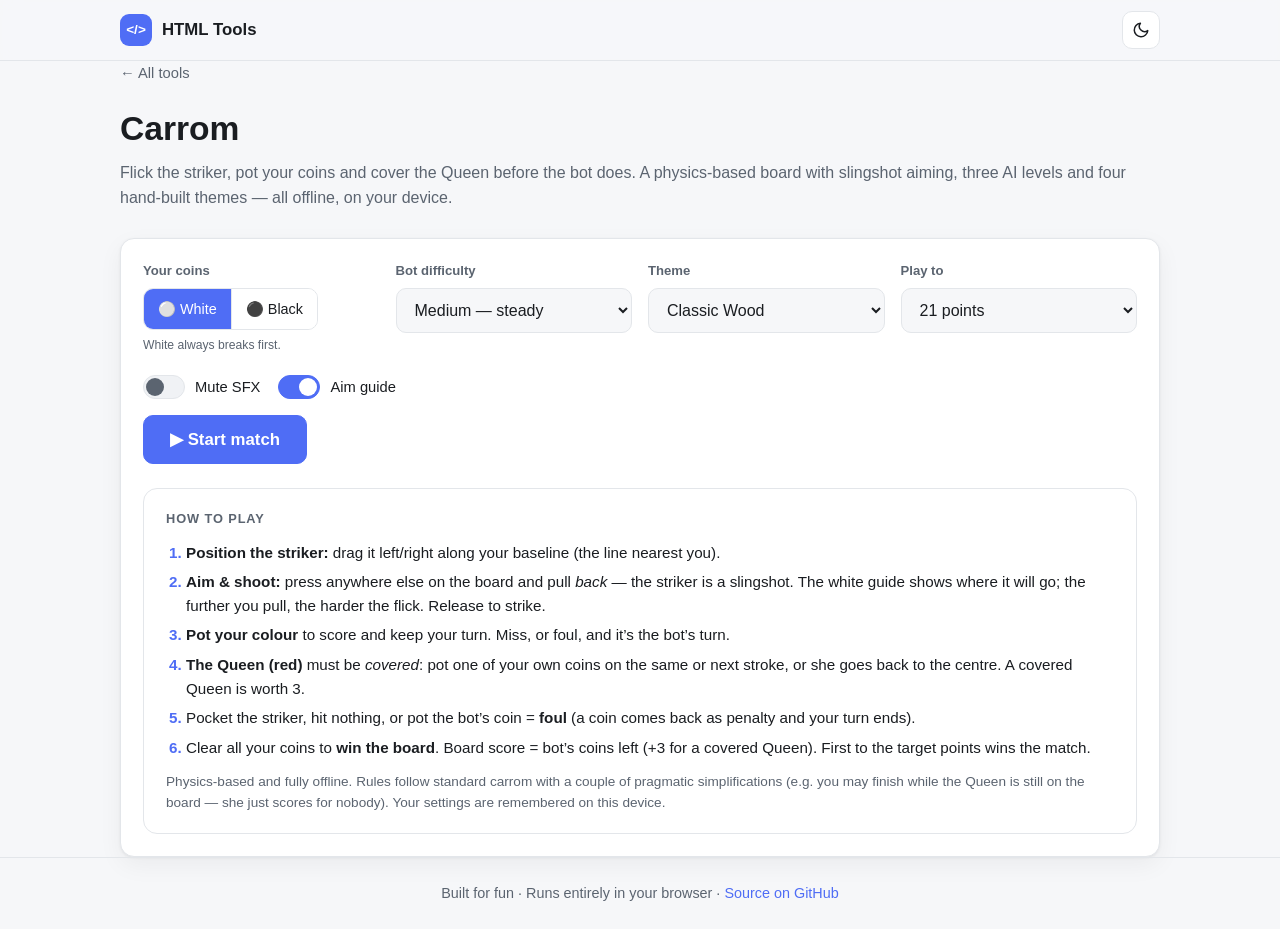
<file: tools/carrom/index.html>
<!DOCTYPE html>
<html lang="en" data-theme="light">
<head>
  <meta charset="UTF-8" />
  <meta name="viewport" content="width=device-width, initial-scale=1, maximum-scale=1, user-scalable=no" />
  <title>Carrom — Play vs Bot | HTML Tools</title>
  <meta name="description" content="A responsive, physics-based Carrom game. Flick the striker to pot your coins and cover the Queen against an Easy/Medium/Hard AI. Four themes, touch-friendly slingshot aiming, full official-style rules. Runs entirely in your browser." />

  <link rel="stylesheet" href="../../assets/style.css" />
  <link rel="stylesheet" href="style.css" />
  <script>
    (function () {
      var t = localStorage.getItem("html-tools-theme") ||
        (window.matchMedia && window.matchMedia("(prefers-color-scheme: dark)").matches ? "dark" : "light");
      document.documentElement.setAttribute("data-theme", t);
    })();
  </script>
</head>
<body>
  <header class="site-header">
    <div class="container">
      <a class="brand" href="../../">
        <span class="logo">&lt;/&gt;</span>
        <span>HTML Tools</span>
      </a>
      <button class="theme-toggle" data-theme-toggle aria-label="Toggle dark mode">
        <svg class="icon-moon" viewBox="0 0 24 24" fill="none" stroke="currentColor" stroke-width="2" stroke-linecap="round" stroke-linejoin="round"><path d="M21 12.79A9 9 0 1 1 11.21 3 7 7 0 0 0 21 12.79z"/></svg>
        <svg class="icon-sun" viewBox="0 0 24 24" fill="none" stroke="currentColor" stroke-width="2" stroke-linecap="round" stroke-linejoin="round"><circle cx="12" cy="12" r="5"/><line x1="12" y1="1" x2="12" y2="3"/><line x1="12" y1="21" x2="12" y2="23"/><line x1="4.22" y1="4.22" x2="5.64" y2="5.64"/><line x1="18.36" y1="18.36" x2="19.78" y2="19.78"/><line x1="1" y1="12" x2="3" y2="12"/><line x1="21" y1="12" x2="23" y2="12"/><line x1="4.22" y1="19.78" x2="5.64" y2="18.36"/><line x1="18.36" y1="5.64" x2="19.78" y2="4.22"/></svg>
      </button>
    </div>
  </header>

  <main class="container tool-main">
    <a class="back-link" href="../../">← All tools</a>
    <h1>Carrom</h1>
    <p class="subtitle">Flick the striker, pot your coins and cover the Queen before the bot does. A physics-based board with slingshot aiming, three AI levels and four hand-built themes — all offline, on your device.</p>

    <!-- ================= LOBBY ================= -->
    <section class="panel lobby" id="lobby">
      <div class="lobby-grid">
        <div class="field">
          <label>Your coins</label>
          <div class="seg" id="colorSeg" role="radiogroup" aria-label="Your coins">
            <button class="seg-btn active" data-color="white" role="radio" aria-checked="true">⚪ White</button>
            <button class="seg-btn" data-color="black" role="radio" aria-checked="false">⚫ Black</button>
          </div>
          <p class="hint">White always breaks first.</p>
        </div>

        <div class="field">
          <label for="difficulty">Bot difficulty</label>
          <select id="difficulty">
            <option value="easy">Easy — shaky aim</option>
            <option value="medium" selected>Medium — steady</option>
            <option value="hard">Hard — sharp shooter</option>
          </select>
        </div>

        <div class="field">
          <label for="themeSel">Theme</label>
          <select id="themeSel">
            <option value="classic" selected>Classic Wood</option>
            <option value="cyber">Cyberpunk Neon</option>
            <option value="matte">Minimalist Matte</option>
            <option value="gold">Luxury Gold</option>
          </select>
        </div>

        <div class="field">
          <label for="targetSel">Play to</label>
          <select id="targetSel">
            <option value="11">11 points (quick)</option>
            <option value="21" selected>21 points</option>
            <option value="29">29 points (classic)</option>
          </select>
        </div>
      </div>

      <div class="lobby-toggles">
        <label class="switch">
          <input type="checkbox" id="muteSfx" />
          <span class="track"></span><span class="switch-label">Mute SFX</span>
        </label>
        <label class="switch">
          <input type="checkbox" id="aimAssist" checked />
          <span class="track"></span><span class="switch-label">Aim guide</span>
        </label>
      </div>

      <div class="btn-row">
        <button class="btn btn-primary big" id="startBtn">▶ Start match</button>
      </div>

      <div class="howto">
        <h2>How to play</h2>
        <ol>
          <li><strong>Position the striker:</strong> drag it left/right along your baseline (the line nearest you).</li>
          <li><strong>Aim &amp; shoot:</strong> press anywhere else on the board and pull <em>back</em> — the striker is a slingshot. The white guide shows where it will go; the further you pull, the harder the flick. Release to strike.</li>
          <li><strong>Pot your colour</strong> to score and keep your turn. Miss, or foul, and it’s the bot’s turn.</li>
          <li><strong>The Queen (red)</strong> must be <em>covered</em>: pot one of your own coins on the same or next stroke, or she goes back to the centre. A covered Queen is worth 3.</li>
          <li>Pocket the striker, hit nothing, or pot the bot’s coin = <strong>foul</strong> (a coin comes back as penalty and your turn ends).</li>
          <li>Clear all your coins to <strong>win the board</strong>. Board score = bot’s coins left (+3 for a covered Queen). First to the target points wins the match.</li>
        </ol>
        <p class="note">Physics-based and fully offline. Rules follow standard carrom with a couple of pragmatic simplifications (e.g. you may finish while the Queen is still on the board — she just scores for nobody). Your settings are remembered on this device.</p>
      </div>
    </section>

    <!-- ================= GAME ================= -->
    <section class="carrom-stage" id="stage" hidden>
      <!-- scoreboard -->
      <div class="scoreboard">
        <div class="score-side" id="sideYou">
          <span class="coin-dot" id="youDot">⚪</span>
          <span class="who" id="youName">You</span>
          <span class="score" id="youScore">0</span>
        </div>
        <div class="score-mid">
          <div class="target-pill">to <span id="targetLabel">21</span></div>
          <div class="board-msg" id="boardMsg">Your break</div>
        </div>
        <div class="score-side right" id="sideBot">
          <span class="score" id="botScore">0</span>
          <span class="who" id="botName">Bot</span>
          <span class="coin-dot" id="botDot">⚫</span>
        </div>
      </div>

      <!-- turn / queen status -->
      <div class="status-row">
        <span class="badge turn-badge" id="turnBadge">Your turn</span>
        <span class="badge queen-badge" id="queenBadge">Queen: on board</span>
        <div class="power-wrap" title="Shot power">
          <div class="power-bar"><div class="power-fill" id="powerFill"></div></div>
        </div>
      </div>

      <!-- board -->
      <div class="board-wrap" id="boardWrap">
        <canvas id="board" width="720" height="720" aria-label="Carrom board"></canvas>
        <div class="hint-overlay" id="hintOverlay"></div>
      </div>

      <!-- controls -->
      <div class="controls">
        <button class="mini-btn" id="newBoardBtn">↻ New board</button>
        <button class="mini-btn" id="lobbyBtn">⏏ Lobby</button>
        <button class="mini-btn" id="sfxBtn" aria-pressed="true">🔊 SFX</button>
        <button class="mini-btn" id="assistBtn" aria-pressed="true">🎯 Guide</button>
      </div>

      <!-- result overlay -->
      <div class="result-overlay" id="resultOverlay" hidden>
        <div class="result-card">
          <h2 id="resultTitle">Board won!</h2>
          <p id="resultBody"></p>
          <div class="btn-row" style="justify-content:center">
            <button class="btn btn-primary big" id="nextBtn">Next board</button>
            <button class="btn" id="toLobbyBtn">Lobby</button>
          </div>
        </div>
      </div>
    </section>
  </main>

  <footer class="site-footer">
    <div class="container">
      Built for fun · Runs entirely in your browser ·
      <a href="https://github.com/ccrbd/HTML-Tools" target="_blank" rel="noopener">Source on GitHub</a>
    </div>
  </footer>

  <script src="../../assets/theme.js"></script>
  <script src="script.js"></script>
</body>
</html>
</file>
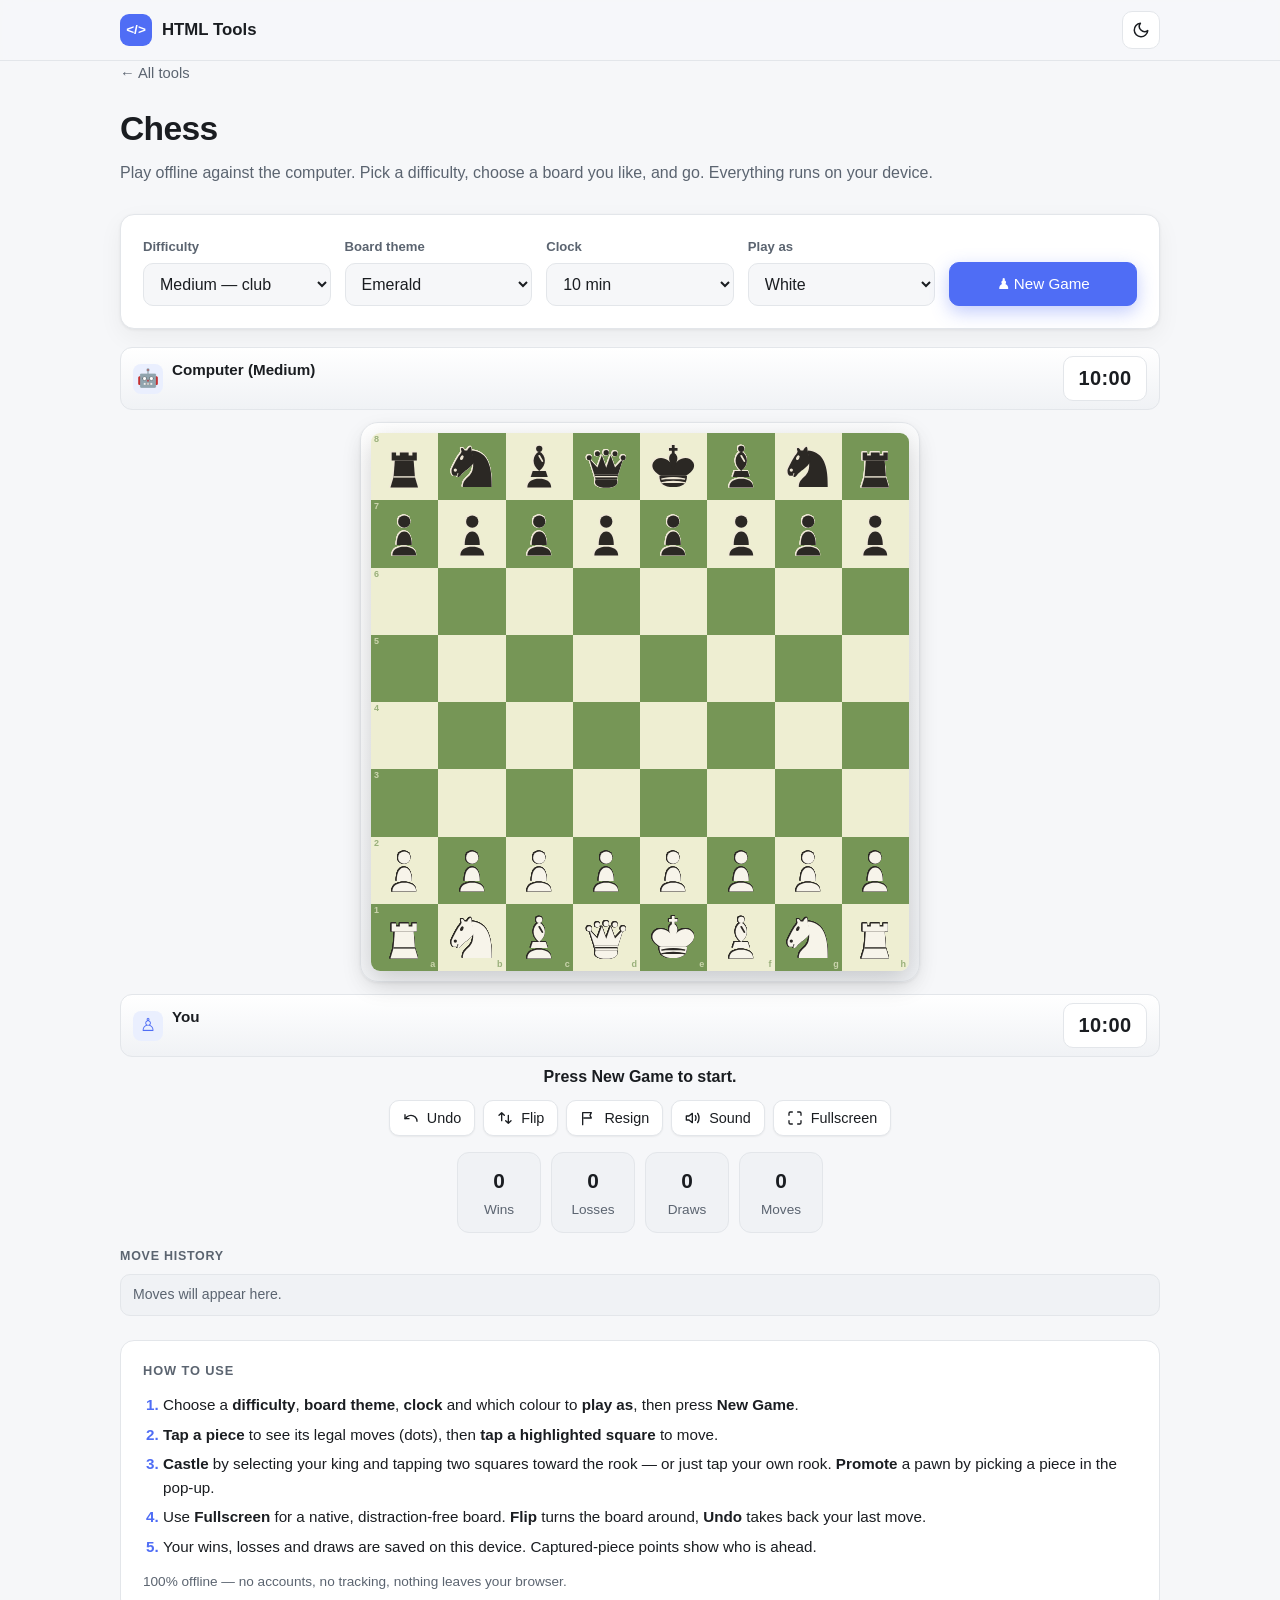
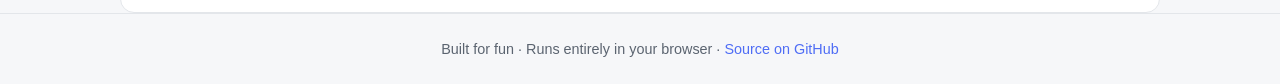
<file: tools/chess/index.html>
<!DOCTYPE html>
<html lang="en" data-theme="light">
<head>
  <meta charset="UTF-8" />
  <meta name="viewport" content="width=device-width, initial-scale=1, maximum-scale=1, user-scalable=no" />
  <title>Chess — Play vs Computer | HTML Tools</title>
  <meta name="description" content="Offline chess against an AI with selectable difficulty. Soothing board themes, chess clock, scoring, sound and fullscreen. Runs entirely in your browser." />
  <link rel="stylesheet" href="../../assets/style.css" />
  <!-- Set theme before paint to avoid flash -->
  <script>
    (function () {
      var t = localStorage.getItem("html-tools-theme") ||
        (window.matchMedia && window.matchMedia("(prefers-color-scheme: dark)").matches ? "dark" : "light");
      document.documentElement.setAttribute("data-theme", t);
    })();
  </script>
  <style>
    /* ---- Board themes (light square / dark square) ---- */
    .board-wrap{
      --sq-light:#eeeed2; --sq-dark:#769656;       /* default: green */
      --hl-move:rgba(255,238,120,.55);
      --hl-last:rgba(255,238,120,.38);
      --hl-check:rgba(232,72,72,.85);
    }
    .board-wrap[data-board="walnut"]{ --sq-light:#f0d9b5; --sq-dark:#b58863; }
    .board-wrap[data-board="ocean"] { --sq-light:#dde7f1; --sq-dark:#557aa8; }
    .board-wrap[data-board="slate"] { --sq-light:#d4dbe2; --sq-dark:#6c7a89; }
    .board-wrap[data-board="amethyst"]{ --sq-light:#e7ddf2; --sq-dark:#8b6fb3; }
    .board-wrap[data-board="coral"] { --sq-light:#f5dfd9; --sq-dark:#c97b6b; }

    /* ---- Setup controls ---- */
    .setup{ display:grid; grid-template-columns:repeat(auto-fit,minmax(140px,1fr)); gap:14px; align-items:end; }
    .setup .field label{ display:block; font-size:.82rem; color:var(--text-muted); font-weight:600; margin-bottom:6px; }
    .setup select{ padding:11px 12px; }
    .setup .start-cell{ display:flex; align-items:end; }
    .setup .start-cell .btn{ width:100%; justify-content:center; padding:12px 16px; }

    /* ---- Game layout ---- */
    .game-wrap{ margin-top:18px; }
    .player-bar{
      display:flex; align-items:center; justify-content:space-between; gap:10px;
      background:var(--surface-2); border:1px solid var(--border); border-radius:12px;
      padding:8px 12px; min-height:48px;
    }
    .player-bar .who{ display:flex; align-items:center; gap:9px; min-width:0; }
    .player-bar .avatar{ width:30px;height:30px;border-radius:8px;display:grid;place-items:center;
      background:var(--accent-soft); color:var(--accent); font-size:1.1rem; flex:none; }
    .player-bar .name{ font-weight:700; font-size:.95rem; white-space:nowrap; }
    .player-bar .sub{ font-size:.74rem; color:var(--text-muted); }
    .captured{ display:flex; flex-wrap:wrap; gap:1px; align-items:center; min-height:18px; }
    .captured svg{ width:17px; height:17px; }
    .adv{ font-size:.78rem; font-weight:700; color:var(--text-muted); margin-left:4px; }
    .clock{
      font-variant-numeric:tabular-nums; font-weight:800; font-size:1.25rem; letter-spacing:.02em;
      background:var(--surface); border:1px solid var(--border); border-radius:10px;
      padding:6px 12px; min-width:84px; text-align:center; flex:none;
    }
    .clock.active{ background:var(--accent); color:#fff; border-color:var(--accent); }
    .clock.low{ color:#e84848; }
    .clock.active.low{ color:#fff; background:#e84848; border-color:#e84848; }
    .clock.off{ font-size:1.1rem; }

    /* ---- Board ---- */
    .board-outer{ display:flex; justify-content:center; margin:12px 0; }
    .board-wrap{ position:relative; width:min(94vw, 70vh, 560px); }
    .board{
      width:100%; aspect-ratio:1/1; display:grid;
      grid-template-columns:repeat(8,1fr); grid-template-rows:repeat(8,1fr);
      border-radius:10px; overflow:hidden; box-shadow:var(--shadow);
      touch-action:manipulation; user-select:none; -webkit-user-select:none;
    }
    .sq{ position:relative; display:grid; place-items:center; cursor:pointer; }
    .sq.light{ background:var(--sq-light); }
    .sq.dark{ background:var(--sq-dark); }
    .sq .piece{ width:84%; height:84%; pointer-events:none; z-index:2; }
    .sq.sel::after{ content:""; position:absolute; inset:0; background:var(--hl-move); z-index:1; }
    .sq.last::after{ content:""; position:absolute; inset:0; background:var(--hl-last); z-index:0; }
    .sq.check::before{ content:""; position:absolute; inset:0; z-index:1;
      background:radial-gradient(circle, var(--hl-check) 12%, rgba(232,72,72,.25) 55%, transparent 72%); }
    .sq .dot{ position:absolute; width:30%; height:30%; border-radius:50%;
      background:rgba(20,40,20,.32); z-index:1; }
    [data-theme="dark"] .sq .dot{ background:rgba(0,0,0,.34); }
    .sq.cap .dot{ width:86%; height:86%; background:transparent;
      border:5px solid rgba(20,40,20,.30); box-sizing:border-box; }
    .sq .coord{ position:absolute; font-size:9px; font-weight:700; opacity:.7; z-index:1; line-height:1; }
    .sq .coord.file{ right:3px; bottom:2px; }
    .sq .coord.rank{ left:3px; top:2px; }
    .sq.light .coord{ color:var(--sq-dark); }
    .sq.dark .coord{ color:var(--sq-light); }

    /* ---- Controls + status ---- */
    .status-line{ text-align:center; font-weight:700; margin:8px 0 4px; min-height:24px; }
    .status-line .think{ color:var(--accent); }
    .status-line .win{ color:#2e9e5b; }
    .status-line .lose{ color:#e84848; }
    .controls{ display:flex; flex-wrap:wrap; gap:8px; justify-content:center; margin-top:10px; }
    .controls .btn{ padding:9px 13px; font-size:.9rem; }
    .controls .btn svg{ width:16px; height:16px; }
    .icon-btn{ display:inline-flex; align-items:center; gap:6px; }

    .record-row{ display:flex; gap:10px; justify-content:center; margin-top:16px; flex-wrap:wrap; }
    .record-row .stat{ min-width:84px; padding:12px 14px; }
    .record-row .stat .num{ font-size:1.3rem; }

    .moves{ margin-top:14px; }
    .moves h2{ font-size:.78rem; text-transform:uppercase; letter-spacing:.06em; color:var(--text-muted); margin:0 0 8px; }
    .moves-list{ max-height:120px; overflow:auto; background:var(--surface-2); border:1px solid var(--border);
      border-radius:10px; padding:8px 12px; font-variant-numeric:tabular-nums; font-size:.88rem; line-height:1.7; }
    .moves-list .mv{ display:inline-block; min-width:54px; color:var(--text); }
    .moves-list .mn{ color:var(--text-muted); margin-right:2px; }
    .moves-list .empty{ color:var(--text-muted); }

    /* ---- Promotion modal ---- */
    .modal{ position:fixed; inset:0; background:rgba(0,0,0,.5); display:none; place-items:center; z-index:50; }
    .modal.open{ display:grid; }
    .modal .card{ background:var(--surface); border:1px solid var(--border); border-radius:16px;
      padding:18px 20px; box-shadow:var(--shadow); text-align:center; max-width:320px; }
    .modal .card h3{ margin:0 0 12px; font-size:1rem; }
    .promo-opts{ display:flex; gap:10px; justify-content:center; }
    .promo-opts button{ width:60px; height:60px; border:1px solid var(--border); border-radius:12px;
      background:var(--surface-2); cursor:pointer; display:grid; place-items:center; }
    .promo-opts button:hover{ border-color:var(--accent); background:var(--accent-soft); }
    .promo-opts .piece{ width:46px; height:46px; }

    /* ---- Piece styling (SVG) ---- */
    .piece .pc-body{ stroke:none; }
    .piece.w .pc-body{ fill:#f7f4ea; }
    .piece.b .pc-body{ fill:#2b2824; }
    .piece.w .pc-line{ fill:#2b2824; stroke:#2b2824; }
    .piece.b .pc-line{ fill:#efe8d6; stroke:#efe8d6; }
    .piece.w{ filter:
      drop-shadow(.6px 0 0 #2b2824) drop-shadow(-.6px 0 0 #2b2824)
      drop-shadow(0 .6px 0 #2b2824) drop-shadow(0 -.6px 0 #2b2824); }
    .piece.b{ filter:
      drop-shadow(.6px 0 0 #efe8d6) drop-shadow(-.6px 0 0 #efe8d6)
      drop-shadow(0 .6px 0 #efe8d6) drop-shadow(0 -.6px 0 #efe8d6); }

    /* ---- Fullscreen mode ---- */
    .game-wrap:fullscreen{
      background:var(--bg); padding:14px; display:flex; flex-direction:column;
      justify-content:center; gap:6px; overflow:auto;
    }
    .game-wrap:fullscreen .board-wrap{ width:min(96vw, 82vh, 720px); margin:0 auto; }
    .game-wrap:fullscreen .player-bar{ max-width:min(96vw,720px); margin:0 auto; width:100%; }
    .game-wrap:fullscreen .controls,
    .game-wrap:fullscreen .status-line{ max-width:720px; margin-left:auto; margin-right:auto; }
    .game-wrap:fullscreen .moves, .game-wrap:fullscreen .record-row{ display:none; }
    .game-wrap.fs-fallback{ position:fixed; inset:0; z-index:40; background:var(--bg);
      padding:14px; overflow:auto; display:flex; flex-direction:column; justify-content:center; }
    .game-wrap.fs-fallback .board-wrap{ width:min(96vw, 80vh, 720px); margin:0 auto; }
    .game-wrap.fs-fallback .moves, .game-wrap.fs-fallback .record-row{ display:none; }

    @media (max-width:480px){
      .player-bar .sub{ display:none; }
      .clock{ font-size:1.1rem; min-width:74px; padding:6px 8px; }
      .controls .btn span.lbl{ display:none; }
      .controls .btn{ padding:9px 11px; }
    }

    /* ---- Modern polish ---- */
    .tool-main h1{ letter-spacing:-.02em; }
    .board-wrap{ padding:10px; background:linear-gradient(160deg, var(--surface), var(--surface-2));
      border:1px solid var(--border); border-radius:18px; box-shadow:var(--shadow); }
    .board{ box-shadow:0 8px 26px rgba(0,0,0,.18); border-radius:9px; }
    .sq{ transition:background .15s ease; }
    .sq.sel::after{ box-shadow:inset 0 0 0 3px var(--accent); }
    .sq .piece{ transition:transform .26s cubic-bezier(.22,.61,.36,1); will-change:transform; }
    .player-bar{ background:linear-gradient(180deg, var(--surface), var(--surface-2));
      transition:box-shadow .2s ease, border-color .2s ease; }
    .player-bar.turn{ border-color:var(--accent); box-shadow:0 0 0 1px var(--accent), var(--shadow); }
    .clock.active{ box-shadow:0 0 0 3px var(--accent-soft); }
    .btn{ box-shadow:0 1px 2px rgba(0,0,0,.06); transition:background .15s ease, transform .05s ease, box-shadow .15s ease; }
    .btn:active{ transform:translateY(1px); }
    .btn-primary{ box-shadow:0 6px 18px color-mix(in srgb, var(--accent) 35%, transparent); }
    .controls .btn:hover{ border-color:var(--accent); }
    .modal{ z-index:60; -webkit-backdrop-filter:blur(2px); backdrop-filter:blur(2px); }
    .modal .card{ animation:pop .18s ease; }
    .promo-opts button{ transition:transform .1s ease, border-color .12s ease, background .12s ease; }
    .promo-opts button:active{ transform:scale(.94); }
    @keyframes pop{ from{ transform:scale(.92); opacity:0 } to{ transform:scale(1); opacity:1 } }
  </style>
</head>
<body>
  <header class="site-header">
    <div class="container">
      <a class="brand" href="../../">
        <span class="logo">&lt;/&gt;</span>
        <span>HTML Tools</span>
      </a>
      <button class="theme-toggle" data-theme-toggle aria-label="Toggle dark mode">
        <svg class="icon-moon" viewBox="0 0 24 24" fill="none" stroke="currentColor" stroke-width="2" stroke-linecap="round" stroke-linejoin="round"><path d="M21 12.79A9 9 0 1 1 11.21 3 7 7 0 0 0 21 12.79z"/></svg>
        <svg class="icon-sun" viewBox="0 0 24 24" fill="none" stroke="currentColor" stroke-width="2" stroke-linecap="round" stroke-linejoin="round"><circle cx="12" cy="12" r="5"/><line x1="12" y1="1" x2="12" y2="3"/><line x1="12" y1="21" x2="12" y2="23"/><line x1="4.22" y1="4.22" x2="5.64" y2="5.64"/><line x1="18.36" y1="18.36" x2="19.78" y2="19.78"/><line x1="1" y1="12" x2="3" y2="12"/><line x1="21" y1="12" x2="23" y2="12"/><line x1="4.22" y1="19.78" x2="5.64" y2="18.36"/><line x1="18.36" y1="5.64" x2="19.78" y2="4.22"/></svg>
      </button>
    </div>
  </header>

  <main class="container tool-main">
    <a class="back-link" href="../../">← All tools</a>
    <h1>Chess</h1>
    <p class="subtitle">Play offline against the computer. Pick a difficulty, choose a board you like, and go. Everything runs on your device.</p>

    <!-- Setup -->
    <div class="panel">
      <div class="setup">
        <div class="field">
          <label for="level">Difficulty</label>
          <select id="level">
            <option value="easy">Easy — relaxed</option>
            <option value="medium" selected>Medium — club</option>
            <option value="hard">Hard — sharp</option>
            <option value="expert">Expert — tough</option>
          </select>
        </div>
        <div class="field">
          <label for="boardTheme">Board theme</label>
          <select id="boardTheme">
            <option value="green" selected>Emerald</option>
            <option value="walnut">Walnut</option>
            <option value="ocean">Ocean</option>
            <option value="slate">Slate</option>
            <option value="amethyst">Amethyst</option>
            <option value="coral">Coral</option>
          </select>
        </div>
        <div class="field">
          <label for="timeCtl">Clock</label>
          <select id="timeCtl">
            <option value="0">No clock</option>
            <option value="3">3 min blitz</option>
            <option value="5">5 min</option>
            <option value="10" selected>10 min</option>
            <option value="15">15 min</option>
          </select>
        </div>
        <div class="field">
          <label for="side">Play as</label>
          <select id="side">
            <option value="w" selected>White</option>
            <option value="b">Black</option>
            <option value="r">Random</option>
          </select>
        </div>
        <div class="start-cell">
          <button id="newGame" class="btn btn-primary">♟ New Game</button>
        </div>
      </div>
    </div>

    <!-- Game -->
    <div class="game-wrap" id="gameWrap">
      <!-- opponent (top) -->
      <div class="player-bar" id="topBar">
        <div class="who">
          <div class="avatar" id="topAvatar">🤖</div>
          <div>
            <div class="name" id="topName">Computer</div>
            <div class="captured" id="topCaptured"></div>
          </div>
        </div>
        <div class="clock" id="topClock">10:00</div>
      </div>

      <div class="board-outer">
        <div class="board-wrap" id="boardWrap" data-board="green">
          <div class="board" id="board"></div>
        </div>
      </div>

      <!-- player (bottom) -->
      <div class="player-bar" id="botBar">
        <div class="who">
          <div class="avatar" id="botAvatar">🙂</div>
          <div>
            <div class="name" id="botName">You</div>
            <div class="captured" id="botCaptured"></div>
          </div>
        </div>
        <div class="clock" id="botClock">10:00</div>
      </div>

      <div class="status-line" id="status">Press <b>New Game</b> to start.</div>

      <div class="controls">
        <button class="btn" id="undoBtn"><svg viewBox="0 0 24 24" fill="none" stroke="currentColor" stroke-width="2" stroke-linecap="round" stroke-linejoin="round"><path d="M3 7v6h6"/><path d="M21 17a9 9 0 0 0-9-9 9 9 0 0 0-6 2.3L3 13"/></svg><span class="lbl">Undo</span></button>
        <button class="btn" id="flipBtn"><svg viewBox="0 0 24 24" fill="none" stroke="currentColor" stroke-width="2" stroke-linecap="round" stroke-linejoin="round"><path d="M7 16V4M7 4 3 8M7 4l4 4"/><path d="M17 8v12M17 20l4-4M17 20l-4-4"/></svg><span class="lbl">Flip</span></button>
        <button class="btn" id="resignBtn"><svg viewBox="0 0 24 24" fill="none" stroke="currentColor" stroke-width="2" stroke-linecap="round" stroke-linejoin="round"><path d="M4 22V4h13l-2 4 2 4H6"/></svg><span class="lbl">Resign</span></button>
        <button class="btn" id="soundBtn"><svg id="soundIcon" viewBox="0 0 24 24" fill="none" stroke="currentColor" stroke-width="2" stroke-linecap="round" stroke-linejoin="round"><path d="M11 5 6 9H2v6h4l5 4z"/><path d="M19 5a14 14 0 0 1 0 14M15.5 8.5a7 7 0 0 1 0 7"/></svg><span class="lbl">Sound</span></button>
        <button class="btn" id="fsBtn"><svg viewBox="0 0 24 24" fill="none" stroke="currentColor" stroke-width="2" stroke-linecap="round" stroke-linejoin="round"><path d="M8 3H5a2 2 0 0 0-2 2v3M16 3h3a2 2 0 0 1 2 2v3M8 21H5a2 2 0 0 1-2-2v-3M16 21h3a2 2 0 0 0 2-2v-3"/></svg><span class="lbl">Fullscreen</span></button>
      </div>

      <div class="record-row">
        <div class="stat"><div class="num" id="recWins">0</div><div class="label">Wins</div></div>
        <div class="stat"><div class="num" id="recLosses">0</div><div class="label">Losses</div></div>
        <div class="stat"><div class="num" id="recDraws">0</div><div class="label">Draws</div></div>
        <div class="stat"><div class="num" id="moveCount">0</div><div class="label">Moves</div></div>
      </div>

      <div class="moves">
        <h2>Move history</h2>
        <div class="moves-list" id="movesList"><span class="empty">Moves will appear here.</span></div>
      </div>

      <!-- Promotion modal (inside game-wrap so it also shows in fullscreen) -->
      <div class="modal" id="promoModal">
        <div class="card">
          <h3>Promote pawn to…</h3>
          <div class="promo-opts" id="promoOpts"></div>
        </div>
      </div>
    </div>

    <!-- How to use -->
    <div class="howto">
      <h2>How to use</h2>
      <ol>
        <li>Choose a <b>difficulty</b>, <b>board theme</b>, <b>clock</b> and which colour to <b>play as</b>, then press <b>New Game</b>.</li>
        <li><b>Tap a piece</b> to see its legal moves (dots), then <b>tap a highlighted square</b> to move.</li>
        <li><b>Castle</b> by selecting your king and tapping two squares toward the rook — or just tap your own rook. <b>Promote</b> a pawn by picking a piece in the pop-up.</li>
        <li>Use <b>Fullscreen</b> for a native, distraction-free board. <b>Flip</b> turns the board around, <b>Undo</b> takes back your last move.</li>
        <li>Your wins, losses and draws are saved on this device. Captured-piece points show who is ahead.</li>
      </ol>
      <p class="note">100% offline — no accounts, no tracking, nothing leaves your browser.</p>
    </div>
  </main>

  <footer class="site-footer">
    <div class="container">
      Built for fun · Runs entirely in your browser ·
      <a href="https://github.com/ccrbd/HTML-Tools" target="_blank" rel="noopener">Source on GitHub</a>
    </div>
  </footer>

  <script src="../../assets/theme.js"></script>
  <script src="engine.js"></script>
  <script src="app.js"></script>
</body>
</html>
</file>
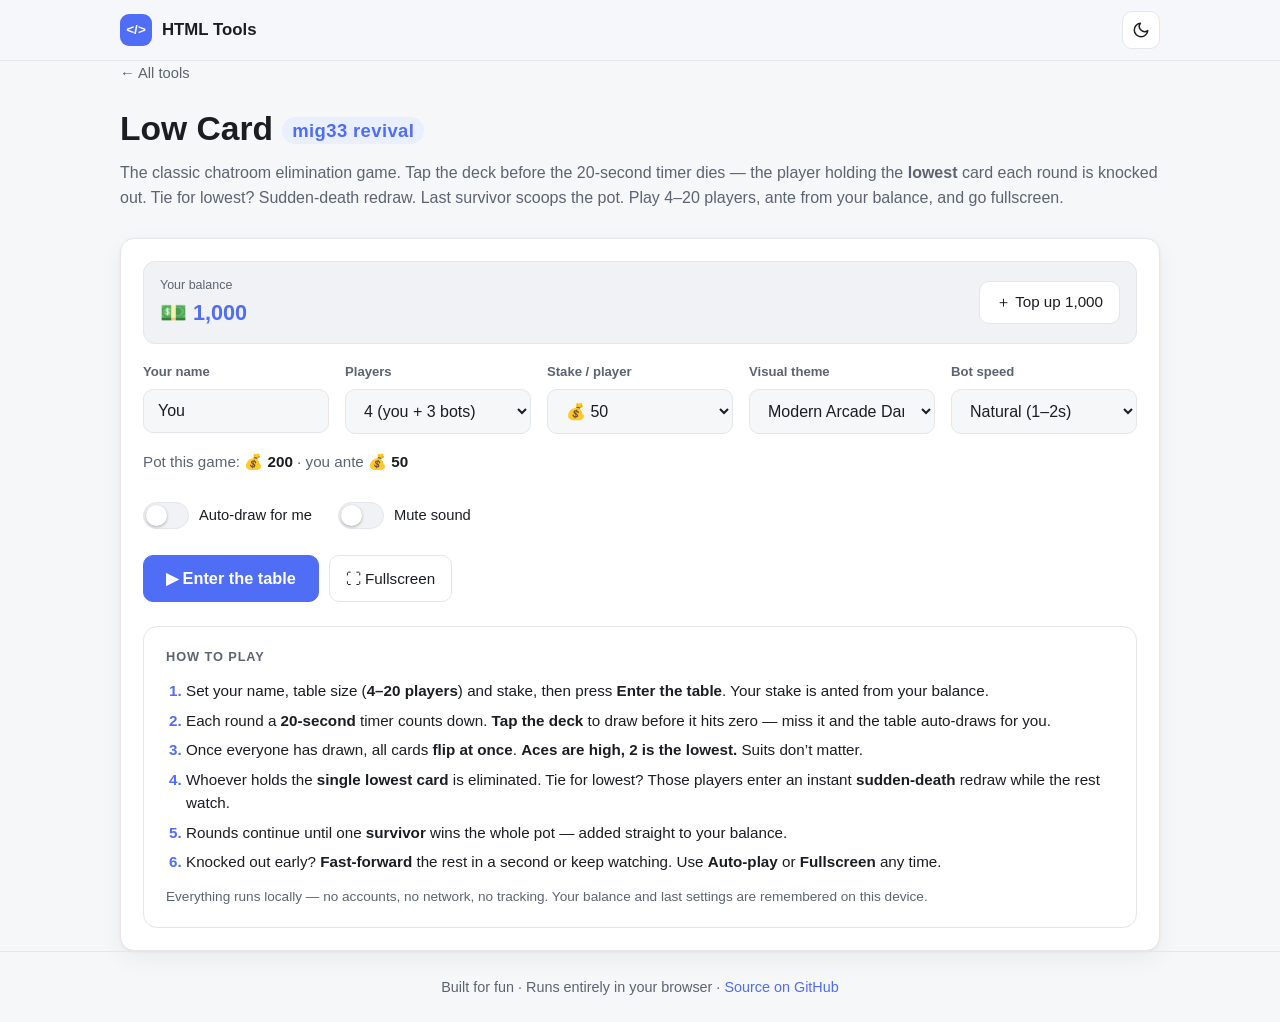
<file: tools/low-card/index.html>
<!DOCTYPE html>
<html lang="en" data-theme="light">
<head>
  <meta charset="UTF-8" />
  <meta name="viewport" content="width=device-width, initial-scale=1, maximum-scale=1, user-scalable=no" />
  <title>Low Card — mig33 Elimination | HTML Tools</title>
  <meta name="description" content="A single-player browser revival of the classic mig33 chatroom game Low Card. Draw a card before the timer runs out — lowest card is eliminated each round until one survivor wins. Play 4–20 players, keep a persistent balance, go fullscreen, with retro WAP or modern arcade themes, animation and sound." />

  <!-- Shared site styles (header, buttons, panels, how-to) -->
  <link rel="stylesheet" href="../../assets/style.css" />
  <!-- This tool's own styles -->
  <link rel="stylesheet" href="style.css" />

  <!-- Set the site light/dark theme before paint to avoid a flash -->
  <script>
    (function () {
      var t = localStorage.getItem("html-tools-theme") ||
        (window.matchMedia && window.matchMedia("(prefers-color-scheme: dark)").matches ? "dark" : "light");
      document.documentElement.setAttribute("data-theme", t);
    })();
  </script>
</head>
<body>
  <!-- ================= Shared site header ================= -->
  <header class="site-header">
    <div class="container">
      <a class="brand" href="../../">
        <span class="logo">&lt;/&gt;</span>
        <span>HTML Tools</span>
      </a>
      <button class="theme-toggle" data-theme-toggle aria-label="Toggle dark mode">
        <svg class="icon-moon" viewBox="0 0 24 24" fill="none" stroke="currentColor" stroke-width="2" stroke-linecap="round" stroke-linejoin="round"><path d="M21 12.79A9 9 0 1 1 11.21 3 7 7 0 0 0 21 12.79z"/></svg>
        <svg class="icon-sun" viewBox="0 0 24 24" fill="none" stroke="currentColor" stroke-width="2" stroke-linecap="round" stroke-linejoin="round"><circle cx="12" cy="12" r="5"/><line x1="12" y1="1" x2="12" y2="3"/><line x1="12" y1="21" x2="12" y2="23"/><line x1="4.22" y1="4.22" x2="5.64" y2="5.64"/><line x1="18.36" y1="18.36" x2="19.78" y2="19.78"/><line x1="1" y1="12" x2="3" y2="12"/><line x1="21" y1="12" x2="23" y2="12"/><line x1="4.22" y1="19.78" x2="5.64" y2="18.36"/><line x1="18.36" y1="5.64" x2="19.78" y2="4.22"/></svg>
      </button>
    </div>
  </header>

  <main class="container tool-main">
    <a class="back-link" href="../../">← All tools</a>
    <h1>Low Card <span class="lc-tm">mig33 revival</span></h1>
    <p class="subtitle">The classic chatroom elimination game. Tap the deck before the 20-second timer dies — the player holding the <strong>lowest</strong> card each round is knocked out. Tie for lowest? Sudden-death redraw. Last survivor scoops the pot. Play 4–20 players, ante from your balance, and go fullscreen.</p>

    <!-- Wrapper around BOTH lobby and arena so fullscreen keeps the
         lobby reachable (Enter the table must work in fullscreen). -->
    <div id="lcRoot">

    <!-- ============================================================
         LOBBY (setup screen)
         ============================================================ -->
    <section class="panel lobby" id="lobby">

      <div class="balance-bar">
        <div class="balance-show">
          <span class="balance-label">Your balance</span>
          <span class="balance-amt">💵 <strong id="balanceVal">1,000</strong></span>
        </div>
        <button class="btn" id="topUpBtn" title="Add credits">＋ Top up 1,000</button>
      </div>

      <div class="lobby-grid">
        <div class="field">
          <label for="yourName">Your name</label>
          <input type="text" id="yourName" maxlength="12" placeholder="You" value="You" />
        </div>

        <div class="field">
          <label for="playerSel">Players</label>
          <select id="playerSel">
            <option value="4" selected>4 (you + 3 bots)</option>
            <option value="6">6 players</option>
            <option value="8">8 players</option>
            <option value="10">10 players</option>
            <option value="12">12 players</option>
            <option value="16">16 players</option>
            <option value="20">20 players</option>
          </select>
        </div>

        <div class="field">
          <label for="stakeSel">Stake / player</label>
          <select id="stakeSel">
            <option value="25">💰 25</option>
            <option value="50" selected>💰 50</option>
            <option value="100">💰 100</option>
            <option value="250">💰 250</option>
          </select>
        </div>

        <div class="field">
          <label for="themeSel">Visual theme</label>
          <select id="themeSel">
            <option value="wap">Old-School WAP / Chatroom</option>
            <option value="arcade" selected>Modern Arcade Dark</option>
          </select>
        </div>

        <div class="field">
          <label for="speedSel">Bot speed</label>
          <select id="speedSel">
            <option value="fast">Snappy (1s)</option>
            <option value="normal" selected>Natural (1–2s)</option>
            <option value="slow">Suspenseful (2–3s)</option>
          </select>
        </div>
      </div>

      <p class="pot-preview" id="potPreview">Pot this game: <strong>💰 200</strong> · you ante <strong>💰 50</strong></p>

      <div class="lobby-toggles">
        <label class="switch">
          <input type="checkbox" id="autoPlay" />
          <span class="track"></span>
          <span class="switch-label">Auto-draw for me</span>
        </label>
        <label class="switch">
          <input type="checkbox" id="muteSfx" />
          <span class="track"></span>
          <span class="switch-label">Mute sound</span>
        </label>
      </div>

      <div class="btn-row">
        <button class="btn btn-primary big" id="startBtn">▶ Enter the table</button>
        <button class="btn" id="fsBtnLobby" title="Toggle fullscreen">⛶ Fullscreen</button>
        <span class="warn-note" id="warnNote" hidden>Not enough balance for this stake.</span>
      </div>

      <div class="howto">
        <h2>How to play</h2>
        <ol>
          <li>Set your name, table size (<strong>4–20 players</strong>) and stake, then press <strong>Enter the table</strong>. Your stake is anted from your balance.</li>
          <li>Each round a <strong>20-second</strong> timer counts down. <strong>Tap the deck</strong> to draw before it hits zero — miss it and the table auto-draws for you.</li>
          <li>Once everyone has drawn, all cards <strong>flip at once</strong>. <strong>Aces are high, 2 is the lowest.</strong> Suits don’t matter.</li>
          <li>Whoever holds the <strong>single lowest card</strong> is eliminated. Tie for lowest? Those players enter an instant <strong>sudden-death</strong> redraw while the rest watch.</li>
          <li>Rounds continue until one <strong>survivor</strong> wins the whole pot — added straight to your balance.</li>
          <li>Knocked out early? <strong>Fast-forward</strong> the rest in a second or keep watching. Use <strong>Auto-play</strong> or <strong>Fullscreen</strong> any time.</li>
        </ol>
        <p class="note">Everything runs locally — no accounts, no network, no tracking. Your balance and last settings are remembered on this device.</p>
      </div>
    </section>

    <!-- ============================================================
         GAME ARENA
         ============================================================ -->
    <section class="lc-stage" id="stage" hidden>
      <div class="lc-arena" data-lc-theme="arcade" id="arena">

        <!-- toolbar -->
        <div class="arena-bar">
          <div class="bar-left">
            <button class="mini-btn" id="quitBtn" title="Back to lobby">⏏ Lobby</button>
            <span class="bal-badge" id="balBadge">💵 1,000</span>
          </div>
          <div class="bar-center">
            <span class="round-badge" id="roundBadge">Round 1 · 4 players</span>
          </div>
          <div class="bar-right">
            <span class="pot-badge" id="potBadge">💰 200</span>
            <button class="mini-btn" id="sfxBtn" title="Toggle sound" aria-pressed="true">🔊</button>
            <button class="mini-btn" id="autoBtn" title="Toggle auto-draw" aria-pressed="false">🤖 Auto</button>
            <button class="mini-btn" id="fsBtn" title="Toggle fullscreen" aria-pressed="false">⛶</button>
          </div>
        </div>

        <!-- two-column: table + chat -->
        <div class="arena-body">

          <!-- TABLE -->
          <div class="table-col">
            <div class="seats-scroll" id="seatsScroll">
              <div class="seats size-lg" id="seats"></div>
            </div>

            <!-- fixed foot: status + timer + deck (always visible) -->
            <div class="table-foot">
              <div class="status-line" id="statusLine">Get ready…</div>

              <div class="foot-row" id="footRow">
                <div class="timer-wrap" id="timerWrap">
                  <svg class="timer-ring" viewBox="0 0 120 120" aria-hidden="true">
                    <circle class="ring-track" cx="60" cy="60" r="52"></circle>
                    <circle class="ring-fill"  cx="60" cy="60" r="52"></circle>
                  </svg>
                  <div class="timer-num" id="timerNum">20</div>
                </div>

                <button class="draw-deck" id="drawDeck" title="Tap to draw your card">
                  <div class="deck-card">
                    <span class="deck-label">DRAW</span>
                    <span class="deck-sub">tap me</span>
                  </div>
                </button>
              </div>

              <!-- spectator fast-forward (shown when you're out) -->
              <div class="spectate-bar" id="spectateBar" hidden>
                <span class="spectate-msg">You’re out — what now?</span>
                <button class="btn btn-primary" id="simBtn">⏩ Simulate to end</button>
                <button class="btn" id="watchBtn">👁 Keep watching</button>
              </div>
            </div>
          </div>

          <!-- CHAT FEED -->
          <div class="chat-col">
            <div class="chat-head">
              <span class="chat-dot"></span>
              <span>lowcard · room</span>
              <span class="chat-online" id="chatOnline">4 online</span>
            </div>
            <div class="chat-feed" id="chatFeed" aria-live="polite"></div>
          </div>

        </div>

        <!-- FX layer (shatter particles, alerts) -->
        <div class="fx-layer" id="fxLayer" aria-hidden="true"></div>

        <!-- result overlay -->
        <div class="result-overlay" id="resultOverlay" hidden>
          <div class="result-card">
            <div class="result-emoji" id="resultEmoji">🏆</div>
            <h2 id="resultTitle">Winner!</h2>
            <p id="resultBody"></p>
            <p class="result-balance" id="resultBalance"></p>
            <div class="btn-row" style="justify-content:center">
              <button class="btn btn-primary big" id="playAgainBtn">Play again</button>
              <button class="btn" id="toLobbyBtn">Lobby</button>
            </div>
          </div>
        </div>

      </div>
    </section>

    </div><!-- /#lcRoot -->
  </main>

  <footer class="site-footer">
    <div class="container">
      Built for fun · Runs entirely in your browser ·
      <a href="https://github.com/ccrbd/HTML-Tools" target="_blank" rel="noopener">Source on GitHub</a>
    </div>
  </footer>

  <script src="../../assets/theme.js"></script>
  <script src="script.js"></script>
</body>
</html>
</file>
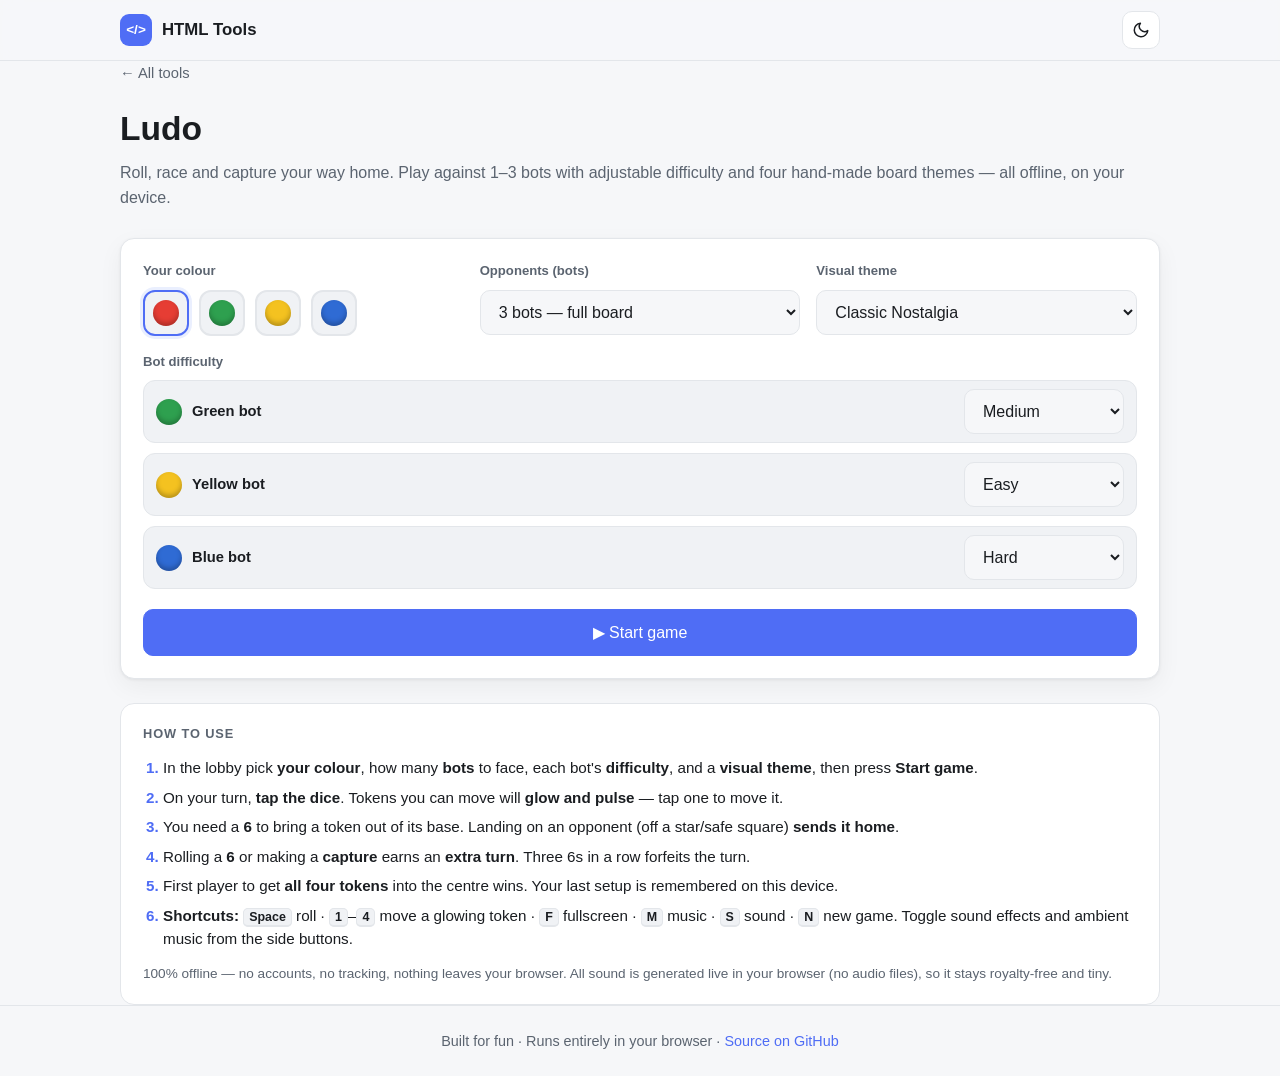
<file: tools/ludo/index.html>
<!DOCTYPE html>
<html lang="en" data-theme="light">
<head>
  <meta charset="UTF-8" />
  <meta name="viewport" content="width=device-width, initial-scale=1, maximum-scale=1, user-scalable=no" />
  <title>Ludo — Play vs Bots | HTML Tools</title>
  <meta name="description" content="A modern, responsive, turn-based Ludo game. Play against 1–3 AI bots with Easy/Medium/Hard difficulty, four visual themes, touch-friendly controls. Runs entirely in your browser." />

  <!-- Shared site styles (header, buttons, panels, how-to) -->
  <link rel="stylesheet" href="../../assets/style.css" />
  <!-- This tool's own styles -->
  <link rel="stylesheet" href="style.css" />

  <!-- Set the site light/dark theme before paint to avoid a flash -->
  <script>
    (function () {
      var t = localStorage.getItem("html-tools-theme") ||
        (window.matchMedia && window.matchMedia("(prefers-color-scheme: dark)").matches ? "dark" : "light");
      document.documentElement.setAttribute("data-theme", t);
    })();
  </script>
</head>
<body>
  <!-- ================= Shared site header ================= -->
  <header class="site-header">
    <div class="container">
      <a class="brand" href="../../">
        <span class="logo">&lt;/&gt;</span>
        <span>HTML Tools</span>
      </a>
      <button class="theme-toggle" data-theme-toggle aria-label="Toggle dark mode">
        <svg class="icon-moon" viewBox="0 0 24 24" fill="none" stroke="currentColor" stroke-width="2" stroke-linecap="round" stroke-linejoin="round"><path d="M21 12.79A9 9 0 1 1 11.21 3 7 7 0 0 0 21 12.79z"/></svg>
        <svg class="icon-sun" viewBox="0 0 24 24" fill="none" stroke="currentColor" stroke-width="2" stroke-linecap="round" stroke-linejoin="round"><circle cx="12" cy="12" r="5"/><line x1="12" y1="1" x2="12" y2="3"/><line x1="12" y1="21" x2="12" y2="23"/><line x1="4.22" y1="4.22" x2="5.64" y2="5.64"/><line x1="18.36" y1="18.36" x2="19.78" y2="19.78"/><line x1="1" y1="12" x2="3" y2="12"/><line x1="21" y1="12" x2="23" y2="12"/><line x1="4.22" y1="19.78" x2="5.64" y2="18.36"/><line x1="18.36" y1="5.64" x2="19.78" y2="4.22"/></svg>
      </button>
    </div>
  </header>

  <main class="container tool-main">
    <a class="back-link" href="../../">← All tools</a>
    <h1>Ludo</h1>
    <p class="subtitle">Roll, race and capture your way home. Play against 1–3 bots with adjustable difficulty and four hand-made board themes — all offline, on your device.</p>

    <!-- ================= LOBBY (setup) ================= -->
    <section class="panel lobby" id="lobby">
      <div class="lobby-grid">
        <!-- Your colour -->
        <div class="field">
          <label>Your colour</label>
          <div class="color-pick" id="colorPick" role="radiogroup" aria-label="Your colour">
            <button class="color-chip" data-color="red"    role="radio" aria-checked="true"  aria-label="Red"><span></span></button>
            <button class="color-chip" data-color="green"  role="radio" aria-checked="false" aria-label="Green"><span></span></button>
            <button class="color-chip" data-color="yellow" role="radio" aria-checked="false" aria-label="Yellow"><span></span></button>
            <button class="color-chip" data-color="blue"   role="radio" aria-checked="false" aria-label="Blue"><span></span></button>
          </div>
        </div>

        <!-- Number of bots -->
        <div class="field">
          <label for="numBots">Opponents (bots)</label>
          <select id="numBots">
            <option value="1">1 bot — duel</option>
            <option value="2">2 bots</option>
            <option value="3" selected>3 bots — full board</option>
          </select>
        </div>

        <!-- Theme -->
        <div class="field">
          <label for="boardTheme">Visual theme</label>
          <select id="boardTheme">
            <option value="classic" selected>Classic Nostalgia</option>
            <option value="cyberpunk">Cyberpunk / Neon Night</option>
            <option value="pastel">Pastel Dreams</option>
            <option value="wooden">Wooden Classic</option>
          </select>
        </div>
      </div>

      <!-- Per-bot difficulty (filled in by JS to match the bot count) -->
      <div class="field bots-field">
        <label>Bot difficulty</label>
        <div class="bot-diffs" id="botDiffs"></div>
      </div>

      <button id="startBtn" class="btn btn-primary lobby-start">▶ Start game</button>
    </section>

    <!-- ================= GAME ================= -->
    <section class="game-wrap" id="gameWrap" hidden>
      <!-- Player status strip -->
      <div class="players" id="players"></div>

      <div class="board-stage">
        <!-- The board itself. data-palette swaps the whole colour scheme. -->
        <div class="board" id="board" data-palette="classic" aria-label="Ludo board"></div>

        <!-- Side rail: dice + turn + controls -->
        <aside class="rail">
          <div class="turn-card" id="turnCard">
            <div class="turn-dot" id="turnDot"></div>
            <div>
              <div class="turn-name" id="turnName">Red</div>
              <div class="turn-sub" id="turnSub">Your turn</div>
            </div>
          </div>

          <!-- The dice: a real button so it is keyboard + touch accessible -->
          <button class="dice" id="dice" aria-label="Roll the dice">
            <div class="dice-face" id="diceFace" data-val="6">
              <span></span><span></span><span></span>
              <span></span><span></span><span></span>
              <span></span><span></span><span></span>
            </div>
          </button>
          <div class="dice-hint" id="diceHint">Tap the dice to roll</div>

          <div class="rail-controls">
            <button class="btn" id="newBtn" title="Back to setup (N)">⟲ New</button>
            <button class="btn" id="fsBtn" title="Fullscreen (F)">⛶ Full</button>
            <button class="btn" id="soundBtn" title="Sound effects (S)">🔊 Sound</button>
            <button class="btn" id="musicBtn" title="Background music (M)">🎵 Music</button>
            <button class="btn auto-btn" id="autoBtn" title="Auto-play your turns (A)">🧑 Auto: Off</button>
          </div>
          <div class="hotkeys" id="hotkeys">
            <b>Keys:</b> Space roll · 1–4 move · A auto · F full · M music · S sound · N new
          </div>
        </aside>
      </div>

      <div class="status-line" id="status">Tap the dice to begin.</div>
    </section>

    <!-- ================= How to use ================= -->
    <div class="howto">
      <h2>How to use</h2>
      <ol>
        <li>In the lobby pick <b>your colour</b>, how many <b>bots</b> to face, each bot's <b>difficulty</b>, and a <b>visual theme</b>, then press <b>Start game</b>.</li>
        <li>On your turn, <b>tap the dice</b>. Tokens you can move will <b>glow and pulse</b> — tap one to move it.</li>
        <li>You need a <b>6</b> to bring a token out of its base. Landing on an opponent (off a star/safe square) <b>sends it home</b>.</li>
        <li>Rolling a <b>6</b> or making a <b>capture</b> earns an <b>extra turn</b>. Three 6s in a row forfeits the turn.</li>
        <li>First player to get <b>all four tokens</b> into the centre wins. Your last setup is remembered on this device.</li>
        <li><b>Shortcuts:</b> <kbd>Space</kbd> roll · <kbd>1</kbd>–<kbd>4</kbd> move a glowing token · <kbd>F</kbd> fullscreen · <kbd>M</kbd> music · <kbd>S</kbd> sound · <kbd>N</kbd> new game. Toggle sound effects and ambient music from the side buttons.</li>
      </ol>
      <p class="note">100% offline — no accounts, no tracking, nothing leaves your browser. All sound is generated live in your browser (no audio files), so it stays royalty-free and tiny.</p>
    </div>
  </main>

  <footer class="site-footer">
    <div class="container">
      Built for fun · Runs entirely in your browser ·
      <a href="https://github.com/ccrbd/HTML-Tools" target="_blank" rel="noopener">Source on GitHub</a>
    </div>
  </footer>

  <!-- Winner modal -->
  <div class="modal" id="winModal" hidden>
    <div class="modal-card">
      <div class="win-emoji" id="winEmoji">🏆</div>
      <h3 id="winTitle">Red wins!</h3>
      <p id="winSub">All four tokens are home.</p>
      <button class="btn btn-primary" id="winAgain">Play again</button>
    </div>
  </div>

  <!-- Shared theme toggle, then this tool's engine -->
  <script src="../../assets/theme.js"></script>
  <script src="script.js"></script>
</body>
</html>
</file>
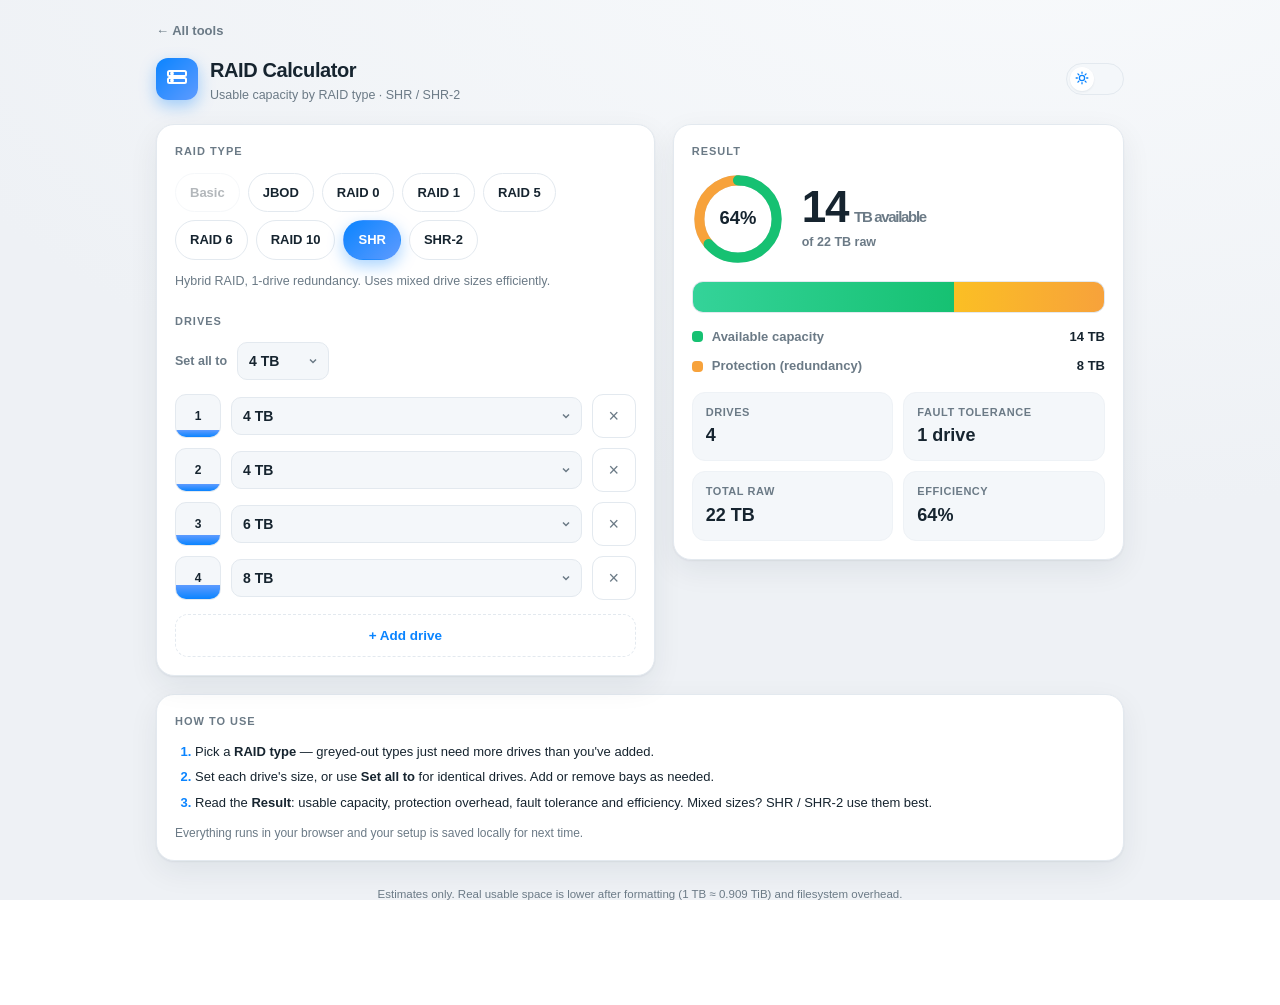
<file: tools/raid-calculator/index.html>
<!DOCTYPE html>
<html lang="en" data-theme="light">
<head>
<meta charset="UTF-8">
<meta name="viewport" content="width=device-width, initial-scale=1.0, maximum-scale=1.0">
<meta name="theme-color" content="#0a84ff">
<title>RAID Calculator — HTML Tools</title>
<meta name="description" content="Calculate usable storage capacity by RAID type — RAID 0/1/5/6/10, SHR and SHR-2. Runs entirely in your browser.">
<!-- Set theme before paint to avoid flash (shared site-wide key) -->
<script>
  (function () {
    var t = localStorage.getItem("html-tools-theme") ||
      (window.matchMedia && window.matchMedia("(prefers-color-scheme: dark)").matches ? "dark" : "light");
    document.documentElement.setAttribute("data-theme", t);
  })();
</script>
<style>
  :root{
    --bg:#eef1f5; --bg2:#f8fafc; --card:#ffffff; --ink:#16242f; --muted:#6b7a86;
    --line:#e3e9ef; --line2:#eef2f6; --brand:#0a84ff; --brand2:#5e9bff;
    --avail:#16c172; --avail2:#34d399; --parity:#f7a23b; --parity2:#fbbf24; --unused:#d3dce4;
    --field:#f4f7fa; --chip:#ffffff; --shadow:0 1px 2px rgba(16,38,60,.06),0 10px 30px rgba(16,38,60,.07);
    --shadow-sm:0 1px 2px rgba(16,38,60,.08); --sheet:rgba(255,255,255,.86);
  }
  html[data-theme="dark"]{
    --bg:#0c1116; --bg2:#0f151c; --card:#161e27; --ink:#e7eef5; --muted:#8b9aa8;
    --line:#243140; --line2:#1d2731; --brand:#3b9bff; --brand2:#2b6fd6;
    --avail:#22d37e; --avail2:#16a866; --parity:#f8b14a; --parity2:#d98a25; --unused:#2c3a48;
    --field:#10171f; --chip:#1b2530; --shadow:0 1px 2px rgba(0,0,0,.4),0 12px 34px rgba(0,0,0,.45);
    --shadow-sm:0 1px 2px rgba(0,0,0,.4); --sheet:rgba(18,25,33,.9);
  }
  *{box-sizing:border-box;-webkit-tap-highlight-color:transparent}
  body{margin:0;font-family:-apple-system,BlinkMacSystemFont,"Segoe UI",Roboto,Helvetica,Arial,sans-serif;
    background:radial-gradient(1200px 600px at 80% -10%,var(--bg2),var(--bg)) fixed;color:var(--ink);
    line-height:1.5;transition:background .35s ease,color .35s ease;-webkit-font-smoothing:antialiased}
  .wrap{max-width:1000px;margin:0 auto;padding:max(18px,env(safe-area-inset-top)) 16px 90px}

  .back-home{display:inline-flex;align-items:center;gap:6px;color:var(--muted);font-size:13px;font-weight:600;
    text-decoration:none;margin-bottom:14px;transition:color .2s}
  .back-home:hover{color:var(--brand)}

  .top{display:flex;align-items:center;justify-content:space-between;gap:12px;margin-bottom:20px}
  .brandmark{display:flex;align-items:center;gap:12px;text-decoration:none;color:inherit}
  .logo{width:42px;height:42px;border-radius:12px;background:linear-gradient(135deg,var(--brand),var(--brand2));
    display:grid;place-items:center;box-shadow:0 6px 16px rgba(10,132,255,.35);flex:0 0 auto}
  h1{font-size:20px;margin:0;font-weight:800;letter-spacing:-.02em}
  .sub{color:var(--muted);font-size:12.5px;margin:1px 0 0}
  .toggle{position:relative;width:58px;height:32px;border-radius:999px;border:1px solid var(--line);
    background:var(--field);cursor:pointer;flex:0 0 auto;transition:.3s}
  .toggle .knob{position:absolute;top:3px;left:3px;width:24px;height:24px;border-radius:50%;
    background:var(--card);box-shadow:var(--shadow-sm);display:grid;place-items:center;transition:transform .35s cubic-bezier(.34,1.56,.64,1)}
  html[data-theme="dark"] .toggle .knob{transform:translateX(26px)}
  .toggle .knob svg{width:14px;height:14px;color:var(--brand)}

  .grid{display:grid;grid-template-columns:1.05fr .95fr;gap:18px;align-items:start}
  .card{background:var(--card);border:1px solid var(--line);border-radius:18px;padding:18px;box-shadow:var(--shadow);
    transition:background .35s,border-color .35s}
  .card h2{font-size:11px;text-transform:uppercase;letter-spacing:.09em;color:var(--muted);margin:0 0 13px;font-weight:800}
  #resultCard{position:sticky;top:14px}

  .raid-types{display:flex;flex-wrap:wrap;gap:8px}
  .rt{padding:9px 14px;border:1.5px solid var(--line);border-radius:999px;font-size:13px;font-weight:700;
    cursor:pointer;background:var(--chip);color:var(--ink);
    transition:transform .18s cubic-bezier(.34,1.56,.64,1),background .2s,border-color .2s,color .2s,box-shadow .2s}
  .rt:active{transform:scale(.93)}
  .rt:hover{border-color:var(--brand)}
  .rt.active{background:linear-gradient(135deg,var(--brand),var(--brand2));border-color:transparent;color:#fff;
    box-shadow:0 6px 16px rgba(10,132,255,.35)}
  .rt.disabled{opacity:.32;pointer-events:none}
  .desc{font-size:12.5px;color:var(--muted);margin-top:12px;min-height:18px}

  .quick{display:flex;align-items:center;gap:10px;margin:4px 0 14px}
  .quick label{font-weight:700;font-size:12.5px;color:var(--muted)}
  select{appearance:none;-webkit-appearance:none;background:var(--field);border:1px solid var(--line);border-radius:10px;
    padding:10px 30px 10px 11px;font-size:14px;font-weight:600;color:var(--ink);cursor:pointer;
    background-image:url("data:image/svg+xml;utf8,<svg xmlns='http://www.w3.org/2000/svg' width='12' height='12' viewBox='0 0 24 24' fill='none' stroke='%236b7a86' stroke-width='3'><path d='M6 9l6 6 6-6'/></svg>");
    background-repeat:no-repeat;background-position:right 9px center;transition:border-color .2s,background-color .35s}
  select:focus{outline:none;border-color:var(--brand)}

  .drives{display:flex;flex-direction:column;gap:10px}
  .drive{display:grid;grid-template-columns:46px 1fr 44px;gap:10px;align-items:center;
    animation:slideIn .32s cubic-bezier(.34,1.4,.64,1)}
  @keyframes slideIn{from{opacity:0;transform:translateY(-8px) scale(.97)}to{opacity:1;transform:none}}
  .drive.removing{animation:slideOut .24s ease forwards}
  @keyframes slideOut{to{opacity:0;transform:translateX(-14px) scale(.95);height:0;margin:0}}
  .bay{position:relative;height:44px;border-radius:11px;background:var(--field);border:1px solid var(--line);
    display:grid;place-items:center;overflow:hidden}
  .bay .fill{position:absolute;inset:auto 0 0 0;background:linear-gradient(180deg,var(--brand2),var(--brand));
    transition:height .5s cubic-bezier(.22,1,.36,1)}
  .bay .num{position:relative;font-size:12px;font-weight:800;color:var(--ink)}
  .drive select{width:100%}
  .rm{border:1px solid var(--line);background:var(--chip);border-radius:11px;height:44px;cursor:pointer;
    color:var(--muted);font-size:18px;line-height:1;transition:transform .15s,border-color .2s,color .2s}
  .rm:hover{border-color:#ef4444;color:#ef4444}
  .rm:active{transform:scale(.9)}
  .addbtn{margin-top:14px;width:100%;padding:13px;border:1.5px dashed var(--line);background:transparent;
    border-radius:13px;font-weight:700;font-size:13.5px;cursor:pointer;color:var(--brand);transition:.2s}
  .addbtn:hover{border-color:var(--brand);background:color-mix(in srgb,var(--brand) 8%,transparent)}
  .addbtn:active{transform:scale(.98)}
  .addbtn:disabled{opacity:.4;cursor:not-allowed}

  .ring{display:flex;align-items:center;gap:18px;margin:2px 0 4px}
  .result-num{font-size:44px;font-weight:850;letter-spacing:-.03em;line-height:1;font-variant-numeric:tabular-nums}
  .result-num .u{font-size:15px;color:var(--muted);font-weight:700;margin-left:6px}
  .bar{height:32px;border-radius:11px;overflow:hidden;display:flex;margin:16px 0 14px;background:var(--unused);border:1px solid var(--line)}
  .seg{height:100%;transition:width .6s cubic-bezier(.22,1,.36,1)}
  .seg.a{background:linear-gradient(90deg,var(--avail2),var(--avail))}
  .seg.p{background:linear-gradient(90deg,var(--parity2),var(--parity))}
  .legend{display:flex;flex-direction:column;gap:10px;font-size:13px}
  .legend .row{display:flex;align-items:center;justify-content:space-between}
  .legend .l{display:flex;align-items:center;gap:9px;color:var(--muted);font-weight:600}
  .dot{width:11px;height:11px;border-radius:4px;display:inline-block}
  .stats{display:grid;grid-template-columns:1fr 1fr;gap:10px;margin-top:16px}
  .stat{background:var(--field);border:1px solid var(--line2);border-radius:13px;padding:11px 13px;transition:background .35s}
  .stat .k{font-size:11px;color:var(--muted);font-weight:700;text-transform:uppercase;letter-spacing:.05em}
  .stat .v{font-size:18px;font-weight:800;margin-top:2px;font-variant-numeric:tabular-nums}
  .warn{background:color-mix(in srgb,var(--parity) 14%,transparent);border:1px solid color-mix(in srgb,var(--parity) 45%,transparent);
    color:var(--ink);padding:11px 13px;border-radius:12px;font-size:12.5px;margin-top:14px;font-weight:600;
    display:none;align-items:center;gap:8px;animation:slideIn .3s}
  .warn svg{flex:0 0 auto;color:var(--parity)}
  .foot{text-align:center;color:var(--muted);font-size:11.5px;margin-top:24px;line-height:1.6}

  .howto{margin-top:18px;background:var(--card);border:1px solid var(--line);border-radius:18px;
    padding:18px;box-shadow:var(--shadow);transition:background .35s,border-color .35s}
  .howto h2{font-size:11px;text-transform:uppercase;letter-spacing:.09em;color:var(--muted);margin:0 0 12px;font-weight:800}
  .howto ol{margin:0;padding-left:20px}
  .howto li{margin:6px 0;font-size:13px;color:var(--ink)}
  .howto li::marker{color:var(--brand);font-weight:800}
  .howto .note{margin:12px 0 0;color:var(--muted);font-size:12px}

  /* ---- mobile bottom sheet result ---- */
  .dock{display:none}
  @media(max-width:860px){
    .grid{grid-template-columns:1fr}
    #resultCard{display:none}          /* hide full card; use dock instead */
    .wrap{padding-bottom:150px}
    .dock{display:block;position:fixed;left:0;right:0;bottom:0;z-index:50;
      background:var(--sheet);backdrop-filter:saturate(180%) blur(16px);-webkit-backdrop-filter:saturate(180%) blur(16px);
      border-top:1px solid var(--line);box-shadow:0 -8px 30px rgba(16,38,60,.12);
      padding:12px 16px calc(12px + env(safe-area-inset-bottom));transition:background .35s,border-color .35s}
    .dock .drow{display:flex;align-items:flex-end;justify-content:space-between;gap:12px}
    .dock .big{font-size:30px;font-weight:850;letter-spacing:-.03em;line-height:1;font-variant-numeric:tabular-nums}
    .dock .big .u{font-size:13px;color:var(--muted);font-weight:700;margin-left:5px}
    .dock .tag{font-size:11px;font-weight:800;text-transform:uppercase;letter-spacing:.05em;color:var(--brand);margin-bottom:3px}
    .dock .right{text-align:right;font-size:12px;color:var(--muted);font-weight:700;line-height:1.45}
    .dock .right b{color:var(--ink)}
    .dock .bar{height:14px;margin:10px 0 0;border-radius:7px}
    .dock .dwarn{display:none;color:var(--parity);font-size:11.5px;font-weight:700;margin-top:8px}
  }
  @media(max-width:480px){ .result-num{font-size:40px} .rt{padding:8px 12px;font-size:12.5px} }
</style>
</head>
<body>
<div class="wrap">
  <a class="back-home" href="../../">← All tools</a>
  <div class="top">
    <a class="brandmark" href="../../">
      <div class="logo"><svg viewBox="0 0 24 24" width="24" height="24" fill="none" stroke="#fff" stroke-width="2" stroke-linecap="round"><rect x="3" y="4" width="18" height="5" rx="1.5"/><rect x="3" y="11" width="18" height="5" rx="1.5"/><circle cx="7" cy="6.5" r=".9" fill="#fff"/><circle cx="7" cy="13.5" r=".9" fill="#fff"/></svg></div>
      <div><h1>RAID Calculator</h1><p class="sub">Usable capacity by RAID type · SHR / SHR-2</p></div>
    </a>
    <button class="toggle" id="themeBtn" aria-label="Toggle dark mode">
      <span class="knob"><span id="themeIcon"></span></span>
    </button>
  </div>

  <div class="grid">
    <!-- CONTROLS -->
    <div class="card">
      <h2>RAID Type</h2>
      <div class="raid-types" id="raidTypes"></div>
      <div class="desc" id="raidDesc"></div>

      <h2 style="margin-top:22px">Drives</h2>
      <div class="quick"><label>Set all to</label><select id="setAll"></select></div>
      <div class="drives" id="drives"></div>
      <button class="addbtn" id="addBtn">+ Add drive</button>
      <div class="warn" id="warn"><svg width="16" height="16" viewBox="0 0 24 24" fill="none" stroke="currentColor" stroke-width="2.2" stroke-linecap="round"><path d="M12 9v4M12 17h.01"/><path d="M10.3 3.9 1.8 18a2 2 0 0 0 1.7 3h17a2 2 0 0 0 1.7-3L13.7 3.9a2 2 0 0 0-3.4 0z"/></svg><span id="warnTxt"></span></div>
    </div>

    <!-- FULL RESULT (desktop, sticky) -->
    <div class="card" id="resultCard">
      <h2>Result</h2>
      <div class="ring">
        <svg width="92" height="92" viewBox="0 0 100 100">
          <circle cx="50" cy="50" r="42" fill="none" stroke="var(--unused)" stroke-width="11"/>
          <circle id="ringP" cx="50" cy="50" r="42" fill="none" stroke="var(--parity)" stroke-width="11" stroke-linecap="round" stroke-dasharray="0 999" transform="rotate(-90 50 50)" style="transition:stroke-dasharray .6s cubic-bezier(.22,1,.36,1)"/>
          <circle id="ringA" cx="50" cy="50" r="42" fill="none" stroke="var(--avail)" stroke-width="11" stroke-linecap="round" stroke-dasharray="0 999" transform="rotate(-90 50 50)" style="transition:stroke-dasharray .6s cubic-bezier(.22,1,.36,1)"/>
          <text id="ringPct" x="50" y="55" text-anchor="middle" font-size="20" font-weight="800" fill="var(--ink)">0%</text>
        </svg>
        <div>
          <div class="result-num"><span id="usable">0</span><span class="u">TB available</span></div>
          <div style="font-size:12.5px;color:var(--muted);margin-top:4px;font-weight:600">of <span id="rawInline">0</span> TB raw</div>
        </div>
      </div>
      <div class="bar"><div class="seg a" id="segA" style="width:0%"></div><div class="seg p" id="segP" style="width:0%"></div></div>
      <div class="legend">
        <div class="row"><div class="l"><span class="dot" style="background:var(--avail)"></span>Available capacity</div><b id="legAvail">0 TB</b></div>
        <div class="row"><div class="l"><span class="dot" style="background:var(--parity)"></span>Protection (redundancy)</div><b id="legParity">0 TB</b></div>
      </div>
      <div class="stats">
        <div class="stat"><div class="k">Drives</div><div class="v" id="mDrives">0</div></div>
        <div class="stat"><div class="k">Fault tolerance</div><div class="v" id="mFault">0</div></div>
        <div class="stat"><div class="k">Total raw</div><div class="v" id="mRaw">0 TB</div></div>
        <div class="stat"><div class="k">Efficiency</div><div class="v" id="mEff">0%</div></div>
      </div>
    </div>
  </div>

  <div class="howto">
    <h2>How to use</h2>
    <ol>
      <li>Pick a <strong>RAID type</strong> — greyed-out types just need more drives than you've added.</li>
      <li>Set each drive's size, or use <strong>Set all to</strong> for identical drives. Add or remove bays as needed.</li>
      <li>Read the <strong>Result</strong>: usable capacity, protection overhead, fault tolerance and efficiency. Mixed sizes? SHR / SHR-2 use them best.</li>
    </ol>
    <p class="note">Everything runs in your browser and your setup is saved locally for next time.</p>
  </div>

  <p class="foot">Estimates only. Real usable space is lower after formatting (1 TB ≈ 0.909 TiB) and filesystem overhead.</p>
</div>

<!-- MOBILE DOCK: always-visible result -->
<div class="dock" id="dock">
  <div class="drow">
    <div>
      <div class="tag" id="dTag">SHR</div>
      <div class="big"><span id="dUsable">0</span><span class="u">TB free</span></div>
    </div>
    <div class="right">
      <div><b id="dEff">0%</b> efficiency</div>
      <div><b id="dFault">0</b> fault tolerance</div>
    </div>
  </div>
  <div class="bar"><div class="seg a" id="dSegA" style="width:0%"></div><div class="seg p" id="dSegP" style="width:0%"></div></div>
  <div class="dwarn" id="dWarn"></div>
</div>

<script>
const SIZES=[0.5,1,2,3,4,6,8,10,12,14,16,18,20,22,24];
const fmtSize=t=>t<1?(t*1000)+' GB':t+' TB';
const RAIDS={
  Basic:{min:1,max:1,desc:"Single drive. No redundancy — usable equals the drive's capacity."},
  JBOD:{min:1,max:99,desc:"Just a Bunch Of Disks. Capacities concatenated. No redundancy."},
  "RAID 0":{min:2,max:99,desc:"Striping. Maximum capacity & speed, but any single failure loses all data."},
  "RAID 1":{min:2,max:99,desc:"Mirroring. Usable = smallest drive. Survives all-but-one failing."},
  "RAID 5":{min:3,max:99,desc:"Single parity. Survives 1 failure. Usable = (N−1) × smallest."},
  "RAID 6":{min:4,max:99,desc:"Double parity. Survives 2 failures. Usable = (N−2) × smallest."},
  "RAID 10":{min:4,max:99,evenOnly:true,desc:"Mirrored stripes. Survives 1 per mirror. Usable = (N/2) × smallest."},
  "SHR":{min:1,max:99,desc:"Hybrid RAID, 1-drive redundancy. Uses mixed drive sizes efficiently."},
  "SHR-2":{min:2,max:99,desc:"Hybrid RAID, 2-drive redundancy. Better on mixed sizes than RAID 6."},
};

// ---- persistence (drives/type in tool key; theme shared site-wide) ----
const KEY='raidcalc.v2';
const THEME_KEY='html-tools-theme';
function load(){
  try{const s=JSON.parse(localStorage.getItem(KEY));
    if(s&&RAIDS[s.type]&&Array.isArray(s.drives)&&s.drives.length)
      return {type:s.type,drives:s.drives.filter(d=>SIZES.includes(d)).slice(0,24)};
  }catch(e){}
  return null;
}
function save(){try{localStorage.setItem(KEY,JSON.stringify({type:state.type,drives:state.drives}));}catch(e){}}

const saved=load();
let state=saved?{type:saved.type,drives:saved.drives.length?saved.drives:[4,4,6,8]}:{type:"SHR",drives:[4,4,6,8]};

function shr(sizes,red){const s=[...sizes].sort((a,b)=>a-b),n=s.length;let prev=0,u=0;
  for(let i=0;i<n;i++){const h=s[i]-prev,cnt=n-i;if(cnt>red)u+=h*(cnt-red);prev=s[i];}return u;}
function calc(type,d){const n=d.length,raw=d.reduce((a,b)=>a+b,0),min=Math.min(...d);let u=0,f=0;
  switch(type){
    case"Basic":u=d[0]||0;break; case"JBOD":u=raw;break; case"RAID 0":u=raw;break;
    case"RAID 1":u=min;f=n-1;break; case"RAID 5":u=(n-1)*min;f=1;break;
    case"RAID 6":u=(n-2)*min;f=2;break; case"RAID 10":u=Math.floor(n/2)*min;f=1;break;
    case"SHR":u=n<=1?raw:shr(d,1);f=n<=1?0:1;break;
    case"SHR-2":u=n<=2?raw:shr(d,2);f=n<=2?0:2;break;
  }
  return{raw,usable:Math.max(0,u),parity:Math.max(0,raw-Math.max(0,u)),fault:f};}

const el=id=>document.getElementById(id);
const opts=sel=>SIZES.map(s=>`<option value="${s}" ${s==sel?'selected':''}>${fmtSize(s)}</option>`).join('');
const round=n=>+n.toFixed(2);

function renderTypes(){
  el('raidTypes').innerHTML=Object.keys(RAIDS).map(t=>{
    const r=RAIDS[t],n=state.drives.length;
    const bad=n<r.min||n>r.max||(r.evenOnly&&n%2!==0);
    return `<div class="rt ${t==state.type?'active':''} ${bad?'disabled':''}" data-t="${t}">${t}</div>`;
  }).join('');
  el('raidDesc').textContent=RAIDS[state.type].desc;
  document.querySelectorAll('.rt').forEach(b=>b.onclick=()=>{state.type=b.dataset.t;render();});
}
function renderDrives(){
  el('drives').innerHTML=state.drives.map((d,i)=>`
    <div class="drive">
      <div class="bay"><div class="fill" style="height:${(d/24)*100}%"></div><div class="num">${i+1}</div></div>
      <select data-i="${i}" class="dsel">${opts(d)}</select>
      <button class="rm" data-i="${i}" aria-label="Remove drive">×</button>
    </div>`).join('');
  document.querySelectorAll('.dsel').forEach(s=>s.onchange=()=>{state.drives[+s.dataset.i]=+s.value;render();});
  document.querySelectorAll('.rm').forEach(b=>b.onclick=()=>{
    if(state.drives.length<=1)return;
    const i=+b.dataset.i,node=b.closest('.drive');
    node.classList.add('removing');
    setTimeout(()=>{state.drives.splice(i,1);render();},210);
  });
  el('setAll').innerHTML=opts(state.drives[0]);
  el('addBtn').disabled=state.drives.length>=24;
}
function renderResult(){
  const r=calc(state.type,state.drives),tot=r.raw||1;
  const aw=r.usable/tot,pw=r.parity/tot,pct=Math.round(aw*100);
  const faultTxt=r.fault+(r.fault===1?' drive':' drives');
  // full card
  el('usable').textContent=round(r.usable);
  el('rawInline').textContent=round(r.raw);
  el('segA').style.width=(aw*100)+'%'; el('segP').style.width=(pw*100)+'%';
  const C=2*Math.PI*42;
  el('ringA').setAttribute('stroke-dasharray',`${aw*C} ${C-aw*C}`);
  el('ringP').setAttribute('stroke-dasharray',`${pw*C} ${C-pw*C}`);
  el('ringP').setAttribute('stroke-dashoffset',`${-aw*C}`);
  el('ringPct').textContent=pct+'%';
  el('legAvail').textContent=round(r.usable)+' TB';
  el('legParity').textContent=round(r.parity)+' TB';
  el('mDrives').textContent=state.drives.length;
  el('mFault').textContent=faultTxt;
  el('mRaw').textContent=round(r.raw)+' TB';
  el('mEff').textContent=pct+'%';
  // mobile dock
  el('dTag').textContent=state.type;
  el('dUsable').textContent=round(r.usable);
  el('dEff').textContent=pct+'%';
  el('dFault').textContent=faultTxt;
  el('dSegA').style.width=(aw*100)+'%'; el('dSegP').style.width=(pw*100)+'%';
  // warnings
  const rt=RAIDS[state.type],n=state.drives.length;let msg='';
  if(n<rt.min)msg=`Needs at least ${rt.min} drives — you have ${n}.`;
  else if(rt.evenOnly&&n%2!==0)msg=`Needs an even number of drives — you have ${n}.`;
  else if(state.type==="RAID 0")msg="No redundancy — one failure destroys all data.";
  el('warn').style.display=msg?'flex':'none'; el('warnTxt').textContent=msg;
  el('dWarn').style.display=msg?'block':'none'; el('dWarn').textContent='⚠ '+msg;
}
function render(){renderTypes();renderDrives();renderResult();save();}

el('addBtn').onclick=()=>{if(state.drives.length<24){state.drives.push(state.drives.at(-1)||4);render();}};
el('setAll').onchange=e=>{state.drives=state.drives.map(()=>+e.target.value);render();};

// theme (shared across the whole site via html-tools-theme)
const sun=`<svg viewBox="0 0 24 24" width="14" height="14" fill="none" stroke="currentColor" stroke-width="2.2" stroke-linecap="round"><circle cx="12" cy="12" r="4.5"/><path d="M12 2v2M12 20v2M4 12H2M22 12h-2M5 5l1.5 1.5M17.5 17.5L19 19M19 5l-1.5 1.5M6.5 17.5L5 19"/></svg>`;
const moon=`<svg viewBox="0 0 24 24" width="14" height="14" fill="currentColor" stroke="none"><path d="M21 12.8A9 9 0 1 1 11.2 3a7 7 0 0 0 9.8 9.8z"/></svg>`;
function applyTheme(t){document.documentElement.setAttribute('data-theme',t);el('themeIcon').innerHTML=t==='dark'?moon:sun;}
let theme=localStorage.getItem(THEME_KEY)||(window.matchMedia&&window.matchMedia('(prefers-color-scheme: dark)').matches?'dark':'light');
el('themeBtn').onclick=()=>{theme=theme==='dark'?'light':'dark';applyTheme(theme);try{localStorage.setItem(THEME_KEY,theme);}catch(e){}};
applyTheme(theme);

render();
</script>
</body>
</html>
</file>
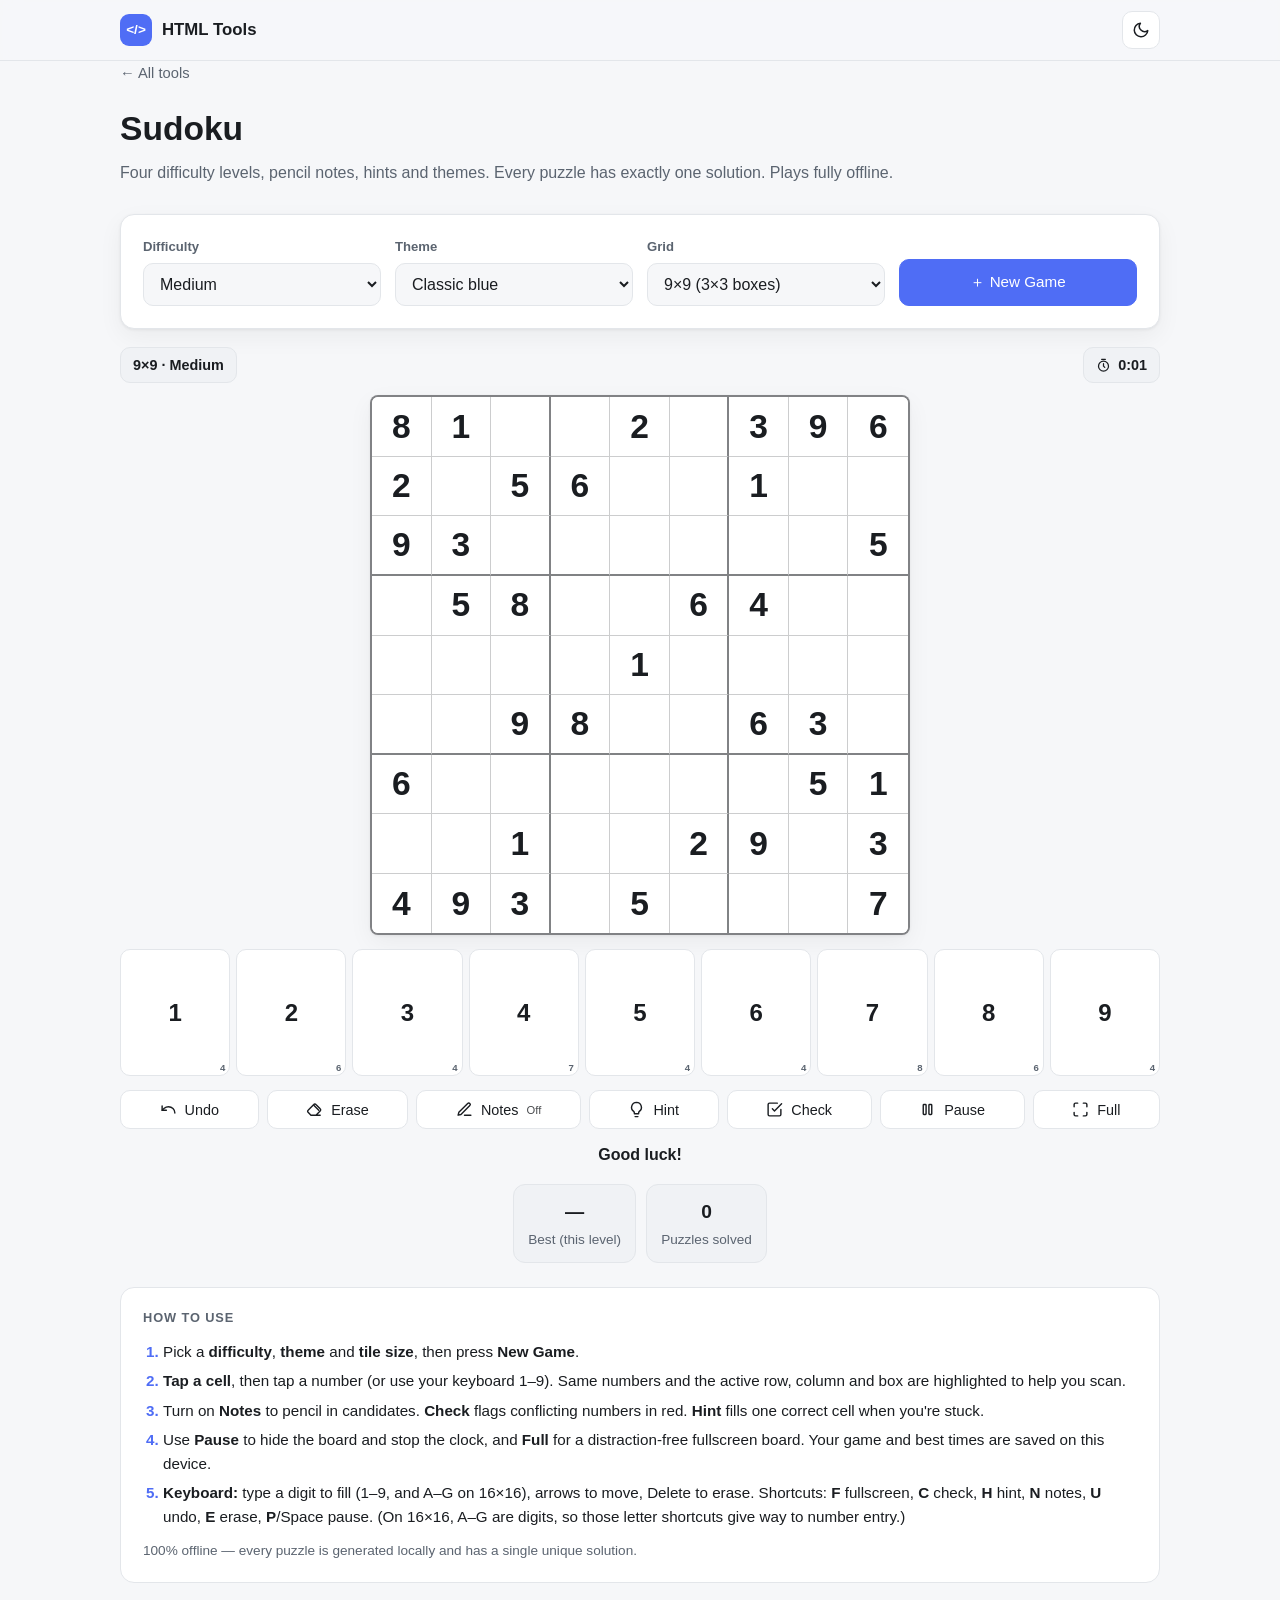
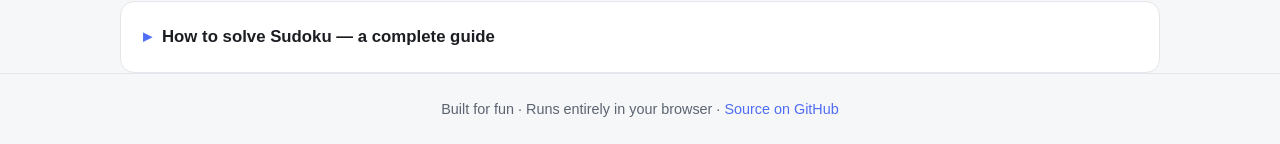
<file: tools/sudoku/index.html>
<!DOCTYPE html>
<html lang="en" data-theme="light">
<head>
  <meta charset="UTF-8" />
  <meta name="viewport" content="width=device-width, initial-scale=1, maximum-scale=1, user-scalable=no" />
  <title>Sudoku — Play free online | HTML Tools</title>
  <meta name="description" content="Free offline Sudoku with Easy/Medium/Hard/Expert puzzles, pencil notes, hints, mistake checking, themes, adjustable size and fullscreen. Runs entirely in your browser." />
  <link rel="stylesheet" href="../../assets/style.css" />
  <script>
    (function () {
      var t = localStorage.getItem("html-tools-theme") ||
        (window.matchMedia && window.matchMedia("(prefers-color-scheme: dark)").matches ? "dark" : "light");
      document.documentElement.setAttribute("data-theme", t);
    })();
  </script>
  <style>
    /* ---- Board colour themes ---- */
    .board-wrap{
      --n:9; --nc:3; --nr:3;
      --bw: min(94vw, 540px, 74vh);
      --accent2:#4f6df5;
      --sel: color-mix(in srgb, var(--accent2) 30%, transparent);
      --peer: color-mix(in srgb, var(--accent2) 11%, transparent);
      --same: color-mix(in srgb, var(--accent2) 22%, transparent);
      --conflict-bg:#ffd9d9; --conflict-fg:#c62828;
      --grid-line: color-mix(in srgb, var(--text) 22%, transparent);
      --grid-bold: color-mix(in srgb, var(--text) 55%, transparent);
    }
    [data-theme="dark"] .board-wrap{ --conflict-bg:#5a1f1f; --conflict-fg:#ff9a9a; }
    .board-wrap[data-board="forest"]  { --accent2:#2f9e5b; }
    .board-wrap[data-board="sunset"]  { --accent2:#e8843a; }
    .board-wrap[data-board="slate"]   { --accent2:#5f7488; }
    .board-wrap[data-board="grape"]   { --accent2:#8a63c4; }
    .board-wrap[data-board="rose"]    { --accent2:#d8567f; }

    /* ---- Setup ---- */
    .setup{ display:grid; grid-template-columns:repeat(auto-fit,minmax(140px,1fr)); gap:14px; align-items:end; }
    .setup .field label{ display:block; font-size:.82rem; color:var(--text-muted); font-weight:600; margin-bottom:6px; }
    .setup select{ padding:11px 12px; }
    .setup .start-cell{ display:flex; align-items:end; }
    .setup .start-cell .btn{ width:100%; justify-content:center; padding:12px 16px; }

    /* ---- Game layout ---- */
    .game-wrap{ margin-top:18px; }
    .info-bar{ display:flex; align-items:center; justify-content:space-between; gap:10px; flex-wrap:wrap;
      margin-bottom:12px; }
    .info-bar .chip{ background:var(--surface-2); border:1px solid var(--border); border-radius:10px;
      padding:6px 12px; font-weight:600; font-size:.9rem; display:inline-flex; gap:7px; align-items:center; }
    .info-bar .chip b{ font-variant-numeric:tabular-nums; }
    .info-bar .timer .t{ font-variant-numeric:tabular-nums; font-weight:800; }
    .info-bar .mistakes.bad b{ color:var(--conflict-fg, #c62828); }

    /* ---- Board ---- */
    .board-outer{ display:flex; justify-content:center; }
    .board-wrap{ width:var(--bw); }
    .board{
      width:100%; aspect-ratio:1/1; display:grid;
      grid-template-columns:repeat(9,1fr); grid-template-rows:repeat(9,1fr);
      background:var(--surface); border:2.5px solid var(--grid-bold); border-radius:8px; overflow:hidden;
      box-shadow:var(--shadow); touch-action:manipulation; user-select:none; -webkit-user-select:none;
    }
    .cell{
      position:relative; display:grid; place-items:center; cursor:pointer;
      border-right:1px solid var(--grid-line); border-bottom:1px solid var(--grid-line);
      background:var(--surface);
    }
    .cell.cr9{ border-right:none; } .cell.rb9{ border-bottom:none; }
    .cell.br{ border-right:2.5px solid var(--grid-bold); }
    .cell.bb{ border-bottom:2.5px solid var(--grid-bold); }
    .cell .num{ font-size:calc(var(--bw)/var(--n)*.56); line-height:1; font-weight:600; }
    .cell.given .num{ color:var(--text); font-weight:800; }
    .cell.user .num{ color:var(--accent2); }
    .cell.hint .num{ color:#2e9e5b; }
    .cell .notes{ position:absolute; inset:7%; display:grid;
      grid-template-columns:repeat(var(--nc),1fr); grid-template-rows:repeat(var(--nr),1fr); }
    .cell .notes span{ display:grid; place-items:center; font-size:calc(var(--bw)/var(--n)*.21);
      color:var(--text-muted); line-height:1; }

    /* highlight layers */
    .cell.peer{ background:var(--peer); }
    .cell.same{ background:var(--same); }
    .cell.sel{ background:var(--sel); }
    .cell.conflict{ background:var(--conflict-bg); }
    .cell.conflict .num{ color:var(--conflict-fg); }
    .cell.sel.conflict{ background:var(--conflict-bg); }

    /* ---- Number pad ---- */
    .pad{ display:grid; grid-template-columns:repeat(9,1fr); gap:6px; margin-top:14px;
      max-width:var(--bw); margin-left:auto; margin-right:auto; }
    .pad button{ position:relative; aspect-ratio:1/1.15; border:1px solid var(--border); border-radius:10px;
      background:var(--surface); color:var(--accent2); font-size:clamp(1.1rem,4.4vw,1.5rem); font-weight:700;
      cursor:pointer; font-family:inherit; display:grid; place-items:center; transition:background .12s, transform .05s; }
    .pad button:hover{ background:var(--surface-2); }
    .pad button:active{ transform:translateY(1px); }
    .pad button.done{ opacity:.32; pointer-events:none; }
    .pad button .left{ position:absolute; bottom:2px; right:4px; font-size:.6rem; font-weight:600;
      color:var(--text-muted); }
    @media (max-width:480px){ .pad button .left{ display:none; } }

    /* ---- Controls ---- */
    .controls{ display:flex; flex-wrap:wrap; gap:8px; justify-content:center; margin-top:14px;
      max-width:var(--bw); margin-left:auto; margin-right:auto; }
    .controls .btn{ padding:10px 14px; font-size:.9rem; flex:1 1 auto; justify-content:center; min-width:84px; }
    .controls .btn svg{ width:17px; height:17px; }
    .controls .btn.on{ background:var(--accent); color:#fff; border-color:var(--accent); }
    .controls .btn .badge{ font-size:.7rem; opacity:.8; }
    @media (max-width:480px){ .controls .btn span.lbl{ font-size:.82rem; } }

    .status-line{ text-align:center; font-weight:700; margin-top:14px; min-height:22px; }
    .status-line .win{ color:#2e9e5b; }

    .records{ display:flex; gap:10px; justify-content:center; margin-top:16px; flex-wrap:wrap; }
    .records .stat{ min-width:110px; padding:12px 14px; }
    .records .stat .num{ font-size:1.2rem; font-variant-numeric:tabular-nums; }

    /* ---- Pause overlay ---- */
    .pause-veil{ position:absolute; inset:0; background:color-mix(in srgb, var(--surface) 86%, transparent);
      backdrop-filter:blur(3px); -webkit-backdrop-filter:blur(3px); display:none; place-items:center;
      border-radius:8px; z-index:5; cursor:pointer; }
    .pause-veil.show{ display:grid; }
    .pause-veil .msg{ text-align:center; color:var(--text-muted); font-weight:700; }
    .pause-veil .msg svg{ width:42px; height:42px; display:block; margin:0 auto 8px; }

    /* ---- Fullscreen ---- */
    .game-wrap:fullscreen{ background:var(--bg); padding:14px; display:flex; flex-direction:column;
      justify-content:center; align-items:center; overflow:auto; }
    .game-wrap:fullscreen .records{ display:none; }
    .game-wrap:fullscreen .board-wrap{ --bw: min(94vw, 70vh, 720px); }
    .game-wrap.fs-fallback{ position:fixed; inset:0; z-index:40; background:var(--bg); padding:14px;
      overflow:auto; display:flex; flex-direction:column; justify-content:center; align-items:center; }
    .game-wrap.fs-fallback .records{ display:none; }
    .game-wrap.fs-fallback .board-wrap{ --bw: min(94vw, 68vh, 720px); }
    /* keep the bars aligned to the board width in fullscreen */
    .game-wrap:fullscreen .info-bar, .game-wrap.fs-fallback .info-bar,
    .game-wrap:fullscreen .pad, .game-wrap.fs-fallback .pad,
    .game-wrap:fullscreen .controls, .game-wrap.fs-fallback .controls,
    .game-wrap:fullscreen .status-line, .game-wrap.fs-fallback .status-line{
      width:100%; max-width:min(94vw, 760px); margin-left:auto; margin-right:auto; }

    @media (max-width:480px){
      .controls .btn{ padding:9px 10px; min-width:0; }
      .controls .btn span.lbl{ display:none; }
    }

    /* ---- "How to solve" guide ---- */
    .solve-guide{ margin-top:18px; background:var(--surface); border:1px solid var(--border);
      border-radius:var(--radius); padding:4px 22px; }
    .solve-guide > summary{ cursor:pointer; padding:18px 0; font-weight:700; font-size:1.05rem; list-style:none; }
    .solve-guide > summary::-webkit-details-marker{ display:none; }
    .solve-guide > summary::before{ content:"▸"; margin-right:10px; color:var(--accent);
      display:inline-block; transition:transform .15s ease; }
    .solve-guide[open] > summary::before{ transform:rotate(90deg); }
    .solve-guide .body{ padding-bottom:20px; max-width:760px; }
    .solve-guide h3{ margin:20px 0 6px; font-size:1.02rem; }
    .solve-guide p{ margin:8px 0; color:var(--text); font-size:.95rem; line-height:1.65; }
    .solve-guide ul{ margin:8px 0; padding-left:22px; }
    .solve-guide li{ margin:6px 0; font-size:.95rem; line-height:1.55; }
    .solve-guide li::marker{ color:var(--accent); }
    .solve-guide .tip{ background:var(--accent-soft); color:var(--text); border-radius:10px;
      padding:11px 15px; margin:14px 0; font-size:.92rem; }
    .solve-guide .lvl{ display:inline-block; font-size:.72rem; font-weight:700; text-transform:uppercase;
      letter-spacing:.04em; color:var(--accent); background:var(--accent-soft); border-radius:6px;
      padding:2px 7px; margin-left:8px; vertical-align:middle; }
  </style>
</head>
<body>
  <header class="site-header">
    <div class="container">
      <a class="brand" href="../../">
        <span class="logo">&lt;/&gt;</span>
        <span>HTML Tools</span>
      </a>
      <button class="theme-toggle" data-theme-toggle aria-label="Toggle dark mode">
        <svg class="icon-moon" viewBox="0 0 24 24" fill="none" stroke="currentColor" stroke-width="2" stroke-linecap="round" stroke-linejoin="round"><path d="M21 12.79A9 9 0 1 1 11.21 3 7 7 0 0 0 21 12.79z"/></svg>
        <svg class="icon-sun" viewBox="0 0 24 24" fill="none" stroke="currentColor" stroke-width="2" stroke-linecap="round" stroke-linejoin="round"><circle cx="12" cy="12" r="5"/><line x1="12" y1="1" x2="12" y2="3"/><line x1="12" y1="21" x2="12" y2="23"/><line x1="4.22" y1="4.22" x2="5.64" y2="5.64"/><line x1="18.36" y1="18.36" x2="19.78" y2="19.78"/><line x1="1" y1="12" x2="3" y2="12"/><line x1="21" y1="12" x2="23" y2="12"/><line x1="4.22" y1="19.78" x2="5.64" y2="18.36"/><line x1="18.36" y1="5.64" x2="19.78" y2="4.22"/></svg>
      </button>
    </div>
  </header>

  <main class="container tool-main">
    <a class="back-link" href="../../">← All tools</a>
    <h1>Sudoku</h1>
    <p class="subtitle">Four difficulty levels, pencil notes, hints and themes. Every puzzle has exactly one solution. Plays fully offline.</p>

    <div class="panel">
      <div class="setup">
        <div class="field">
          <label for="difficulty">Difficulty</label>
          <select id="difficulty">
            <option value="easy">Easy</option>
            <option value="medium" selected>Medium</option>
            <option value="hard">Hard</option>
            <option value="expert">Expert</option>
          </select>
        </div>
        <div class="field">
          <label for="boardTheme">Theme</label>
          <select id="boardTheme">
            <option value="classic" selected>Classic blue</option>
            <option value="forest">Forest</option>
            <option value="sunset">Sunset</option>
            <option value="slate">Slate</option>
            <option value="grape">Grape</option>
            <option value="rose">Rose</option>
          </select>
        </div>
        <div class="field">
          <label for="gridSel">Grid</label>
          <select id="gridSel">
            <option value="2,2">4×4 (2×2 boxes)</option>
            <option value="3,2">6×6 (2×3 boxes)</option>
            <option value="3,3" selected>9×9 (3×3 boxes)</option>
            <option value="4,4">16×16 (4×4 boxes)</option>
          </select>
        </div>
        <div class="start-cell">
          <button id="newGame" class="btn btn-primary">＋ New Game</button>
        </div>
      </div>
    </div>

    <div class="game-wrap" id="gameWrap">
      <div class="info-bar">
        <span class="chip" id="diffChip">Medium</span>
        <span class="chip mistakes" id="mistakeChip" style="display:none">Mistakes <b id="mistakeCount">0</b></span>
        <span class="chip timer"><svg width="15" height="15" viewBox="0 0 24 24" fill="none" stroke="currentColor" stroke-width="2" stroke-linecap="round" stroke-linejoin="round"><circle cx="12" cy="13" r="8"/><path d="M12 9v4l2 2M9 2h6"/></svg><span class="t" id="timer">0:00</span></span>
      </div>

      <div class="board-outer">
        <div class="board-wrap" id="boardWrap" data-board="classic">
          <div class="board" id="board"></div>
          <div class="pause-veil" id="pauseVeil">
            <div class="msg">
              <svg viewBox="0 0 24 24" fill="none" stroke="currentColor" stroke-width="2" stroke-linecap="round" stroke-linejoin="round"><rect x="6" y="5" width="4" height="14" rx="1"/><rect x="14" y="5" width="4" height="14" rx="1"/></svg>
              Paused — tap to resume
            </div>
          </div>
        </div>
      </div>

      <div class="pad" id="pad"></div>

      <div class="controls">
        <button class="btn" id="undoBtn" title="Undo (U or Ctrl+Z)"><svg viewBox="0 0 24 24" fill="none" stroke="currentColor" stroke-width="2" stroke-linecap="round" stroke-linejoin="round"><path d="M3 7v6h6"/><path d="M21 17a9 9 0 0 0-9-9 9 9 0 0 0-6 2.3L3 13"/></svg><span class="lbl">Undo</span></button>
        <button class="btn" id="eraseBtn" title="Erase (E or Delete)"><svg viewBox="0 0 24 24" fill="none" stroke="currentColor" stroke-width="2" stroke-linecap="round" stroke-linejoin="round"><path d="M20 20H7L3 16a2 2 0 0 1 0-3l8-8a2 2 0 0 1 3 0l6 6a2 2 0 0 1 0 3l-6 6"/><path d="M18 13 11 6"/></svg><span class="lbl">Erase</span></button>
        <button class="btn" id="notesBtn" title="Notes / pencil mode (N)"><svg viewBox="0 0 24 24" fill="none" stroke="currentColor" stroke-width="2" stroke-linecap="round" stroke-linejoin="round"><path d="M12 20h9"/><path d="M16.5 3.5a2.12 2.12 0 0 1 3 3L7 19l-4 1 1-4Z"/></svg><span class="lbl">Notes</span> <span class="badge" id="notesState">Off</span></button>
        <button class="btn" id="hintBtn" title="Hint (H)"><svg viewBox="0 0 24 24" fill="none" stroke="currentColor" stroke-width="2" stroke-linecap="round" stroke-linejoin="round"><path d="M9 18h6M10 22h4M12 2a7 7 0 0 0-4 12.7c.6.5 1 1.3 1 2.1V18h6v-1.2c0-.8.4-1.6 1-2.1A7 7 0 0 0 12 2z"/></svg><span class="lbl">Hint</span></button>
        <button class="btn" id="checkBtn" title="Toggle mistake checking (C)"><svg viewBox="0 0 24 24" fill="none" stroke="currentColor" stroke-width="2" stroke-linecap="round" stroke-linejoin="round"><path d="M9 11l3 3L22 4"/><path d="M21 12v7a2 2 0 0 1-2 2H5a2 2 0 0 1-2-2V5a2 2 0 0 1 2-2h11"/></svg><span class="lbl">Check</span></button>
        <button class="btn" id="pauseBtn" title="Pause (P or Space)"><svg viewBox="0 0 24 24" fill="none" stroke="currentColor" stroke-width="2" stroke-linecap="round" stroke-linejoin="round"><rect x="6" y="5" width="4" height="14" rx="1"/><rect x="14" y="5" width="4" height="14" rx="1"/></svg><span class="lbl">Pause</span></button>
        <button class="btn" id="fsBtn" title="Fullscreen (F)"><svg viewBox="0 0 24 24" fill="none" stroke="currentColor" stroke-width="2" stroke-linecap="round" stroke-linejoin="round"><path d="M8 3H5a2 2 0 0 0-2 2v3M16 3h3a2 2 0 0 1 2 2v3M8 21H5a2 2 0 0 1-2-2v-3M16 21h3a2 2 0 0 0 2-2v-3"/></svg><span class="lbl">Full</span></button>
      </div>

      <div class="status-line" id="status">Press <b>New Game</b> to start.</div>

      <div class="records">
        <div class="stat"><div class="num" id="recBest">—</div><div class="label">Best (this level)</div></div>
        <div class="stat"><div class="num" id="recWon">0</div><div class="label">Puzzles solved</div></div>
      </div>
    </div>

    <div class="howto">
      <h2>How to use</h2>
      <ol>
        <li>Pick a <b>difficulty</b>, <b>theme</b> and <b>tile size</b>, then press <b>New Game</b>.</li>
        <li><b>Tap a cell</b>, then tap a number (or use your keyboard 1–9). Same numbers and the active row, column and box are highlighted to help you scan.</li>
        <li>Turn on <b>Notes</b> to pencil in candidates. <b>Check</b> flags conflicting numbers in red. <b>Hint</b> fills one correct cell when you're stuck.</li>
        <li>Use <b>Pause</b> to hide the board and stop the clock, and <b>Full</b> for a distraction-free fullscreen board. Your game and best times are saved on this device.</li>
        <li><b>Keyboard:</b> type a digit to fill (1–9, and A–G on 16×16), arrows to move, Delete to erase. Shortcuts: <b>F</b> fullscreen, <b>C</b> check, <b>H</b> hint, <b>N</b> notes, <b>U</b> undo, <b>E</b> erase, <b>P</b>/Space pause. (On 16×16, A–G are digits, so those letter shortcuts give way to number entry.)</li>
      </ol>
      <p class="note">100% offline — every puzzle is generated locally and has a single unique solution.</p>
    </div>

    <details class="solve-guide">
      <summary>How to solve Sudoku — a complete guide</summary>
      <div class="body">
        <p>The examples below use the classic 9×9 grid, but every technique works on the 4×4, 6×6 and 16×16 variants too — just replace "digits 1–9" with the digit range for that grid (1–4, 1–6, or 1–9 plus A–G).</p>

        <h3>The one rule</h3>
        <p>Fill the grid so that <b>every row, every column and every box contains each digit exactly once</b>. That's it — a digit may never repeat within the same row, column or box. There is always exactly one solution, so you never have to guess: every cell can be reasoned out.</p>

        <h3>1. Scanning / cross-hatching <span class="lvl">Start here</span></h3>
        <p>Pick a digit, say <b>5</b>, and look at where the 5s already are. For each box that's still missing a 5, mentally cross out every row and column that already contains a 5. Often only one cell in the box survives — that cell must be a 5. Repeat for each digit and each box. This alone solves most Easy puzzles.</p>

        <h3>2. Naked single (the "only choice") <span class="lvl">Easy</span></h3>
        <p>Look at a single empty cell and list which digits are still allowed in it (not already in its row, column or box). If only <b>one</b> digit is possible, that's the answer. Cells with the fewest open neighbours are the best place to hunt.</p>

        <h3>3. Hidden single <span class="lvl">Easy</span></h3>
        <p>A cell might have several candidates, yet a digit may have <b>only one home</b> in a given row, column or box. If 7 can legally go in just one cell of a box — even if that cell could also hold other numbers — then 7 belongs there. Hidden singles are the most common "aha" after scanning.</p>

        <div class="tip">💡 Tip: turn on <b>Notes</b> and pencil in candidates once scanning slows down. Seeing the possibilities written out makes the next four techniques obvious.</div>

        <h3>4. Naked pairs &amp; triples <span class="lvl">Medium</span></h3>
        <p>If two cells in the same unit (row, column or box) have the <b>exact same two candidates</b> — say {3,8} and {3,8} — then 3 and 8 are locked into those two cells. You can safely remove 3 and 8 from every other cell in that unit. The same idea extends to three cells sharing three candidates (a naked triple).</p>

        <h3>5. Hidden pairs <span class="lvl">Medium</span></h3>
        <p>The mirror image of a naked pair: if two digits can <b>only</b> appear in the same two cells of a unit, those cells must hold those two digits. You can then erase all <i>other</i> candidates from those two cells, which often unlocks them.</p>

        <h3>6. Pointing pairs (box → line) <span class="lvl">Hard</span></h3>
        <p>Within a box, if a digit's only candidates all sit in <b>one row (or one column)</b>, then that digit must come from that box's portion of the line. So you can remove it from the rest of that row/column outside the box — even though you haven't placed it yet.</p>

        <h3>7. Box/line reduction (line → box) <span class="lvl">Hard</span></h3>
        <p>The reverse: if a digit in a row or column is confined to the cells that also belong to a single box, remove that digit from the rest of that box. Techniques 6 and 7 are the workhorses of Hard puzzles.</p>

        <h3>8. X-Wing <span class="lvl">Expert</span></h3>
        <p>An advanced pattern: when a digit appears as a candidate in exactly two cells on each of two different rows, and those cells line up in the <b>same two columns</b>, the digit can be removed from those two columns everywhere else. (The same works with rows and columns swapped.) Swordfish and XY-Wing extend the idea further for the very hardest grids.</p>

        <h3>A reliable solving routine</h3>
        <ul>
          <li>Scan each digit 1–9 across all boxes for easy placements.</li>
          <li>Fill every naked and hidden single you can find.</li>
          <li>When stuck, pencil in all candidates and look for naked/hidden pairs.</li>
          <li>Use pointing pairs and box/line reduction to trim candidates further.</li>
          <li>Only reach for X-Wing-style patterns on Expert puzzles.</li>
          <li>Never guess — if you're stuck, a logical step exists; the <b>Hint</b> button can show you one cell to get unstuck.</li>
        </ul>

        <div class="tip">Smaller grids (4×4, 6×6) are perfect for learning these patterns; 16×16 is the same logic at a larger scale, so master the 9×9 first.</div>
      </div>
    </details>
  </main>

  <footer class="site-footer">
    <div class="container">
      Built for fun · Runs entirely in your browser ·
      <a href="https://github.com/ccrbd/HTML-Tools" target="_blank" rel="noopener">Source on GitHub</a>
    </div>
  </footer>

  <script src="../../assets/theme.js"></script>
  <script src="engine.js"></script>
  <script src="app.js"></script>
</body>
</html>
</file>
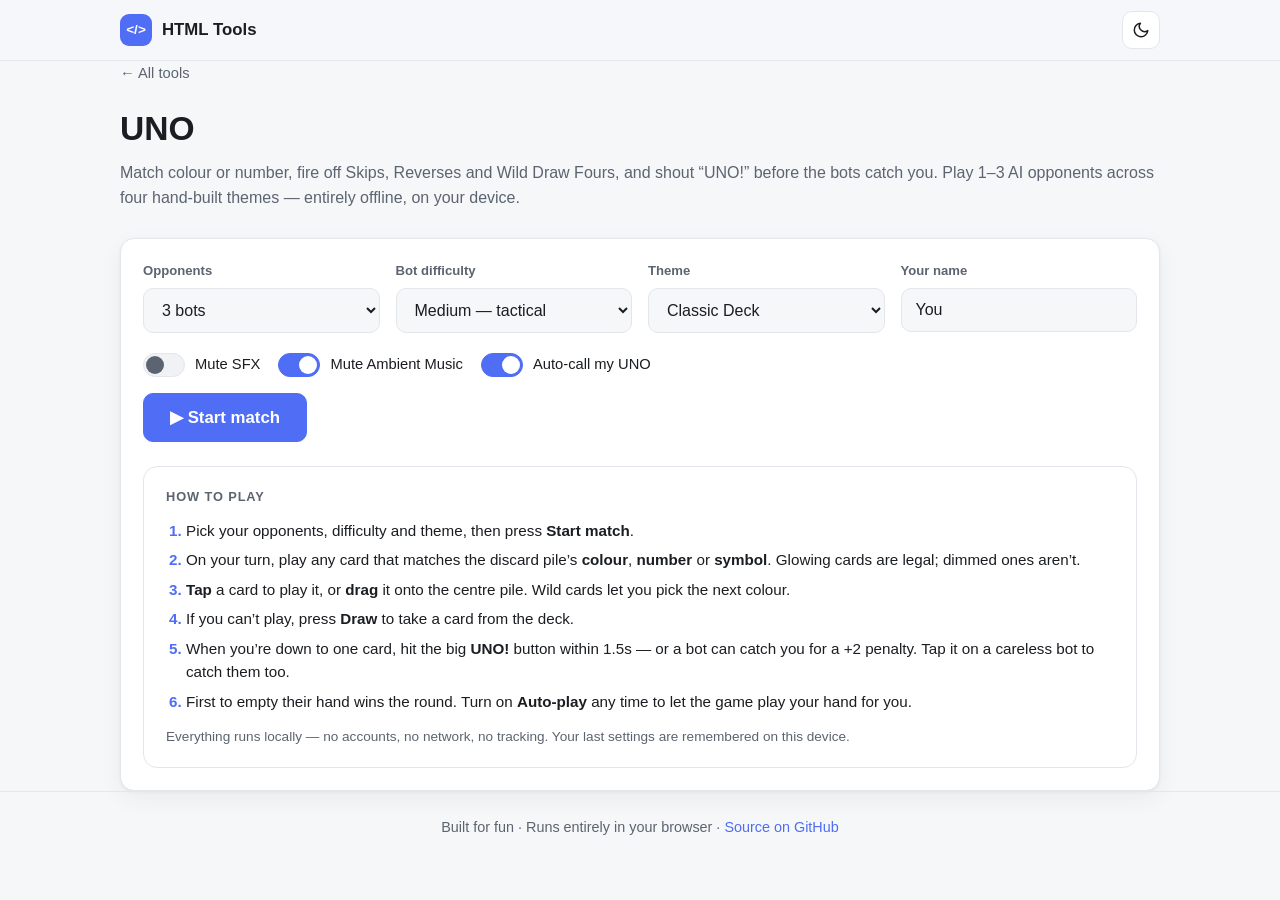
<file: tools/uno/index.html>
<!DOCTYPE html>
<html lang="en" data-theme="light">
<head>
  <meta charset="UTF-8" />
  <meta name="viewport" content="width=device-width, initial-scale=1, maximum-scale=1, user-scalable=no" />
  <title>UNO — Play vs Bots | HTML Tools</title>
  <meta name="description" content="A modern, responsive, turn-based UNO card game. Play against 1–3 AI bots with Easy/Medium/Hard difficulty, four visual themes, animations, sound effects and full touch support. Runs entirely in your browser." />

  <!-- Shared site styles (header, buttons, panels, how-to) -->
  <link rel="stylesheet" href="../../assets/style.css" />
  <!-- This tool's own styles -->
  <link rel="stylesheet" href="style.css" />

  <!-- Set the site light/dark theme before paint to avoid a flash -->
  <script>
    (function () {
      var t = localStorage.getItem("html-tools-theme") ||
        (window.matchMedia && window.matchMedia("(prefers-color-scheme: dark)").matches ? "dark" : "light");
      document.documentElement.setAttribute("data-theme", t);
    })();
  </script>
</head>
<body>
  <!-- ================= Shared site header ================= -->
  <header class="site-header">
    <div class="container">
      <a class="brand" href="../../">
        <span class="logo">&lt;/&gt;</span>
        <span>HTML Tools</span>
      </a>
      <button class="theme-toggle" data-theme-toggle aria-label="Toggle dark mode">
        <svg class="icon-moon" viewBox="0 0 24 24" fill="none" stroke="currentColor" stroke-width="2" stroke-linecap="round" stroke-linejoin="round"><path d="M21 12.79A9 9 0 1 1 11.21 3 7 7 0 0 0 21 12.79z"/></svg>
        <svg class="icon-sun" viewBox="0 0 24 24" fill="none" stroke="currentColor" stroke-width="2" stroke-linecap="round" stroke-linejoin="round"><circle cx="12" cy="12" r="5"/><line x1="12" y1="1" x2="12" y2="3"/><line x1="12" y1="21" x2="12" y2="23"/><line x1="4.22" y1="4.22" x2="5.64" y2="5.64"/><line x1="18.36" y1="18.36" x2="19.78" y2="19.78"/><line x1="1" y1="12" x2="3" y2="12"/><line x1="21" y1="12" x2="23" y2="12"/><line x1="4.22" y1="19.78" x2="5.64" y2="18.36"/><line x1="18.36" y1="5.64" x2="19.78" y2="4.22"/></svg>
      </button>
    </div>
  </header>

  <main class="container tool-main">
    <a class="back-link" href="../../">← All tools</a>
    <h1>UNO</h1>
    <p class="subtitle">Match colour or number, fire off Skips, Reverses and Wild Draw Fours, and shout “UNO!” before the bots catch you. Play 1–3 AI opponents across four hand-built themes — entirely offline, on your device.</p>

    <!-- ============================================================
         LOBBY (setup screen)
         ============================================================ -->
    <section class="panel lobby" id="lobby">
      <div class="lobby-grid">

        <div class="field">
          <label for="numBots">Opponents</label>
          <select id="numBots">
            <option value="1">1 bot</option>
            <option value="2">2 bots</option>
            <option value="3" selected>3 bots</option>
          </select>
        </div>

        <div class="field">
          <label for="difficulty">Bot difficulty</label>
          <select id="difficulty">
            <option value="easy">Easy — random, forgetful</option>
            <option value="medium" selected>Medium — tactical</option>
            <option value="hard">Hard — card counter</option>
          </select>
        </div>

        <div class="field">
          <label for="themeSel">Theme</label>
          <select id="themeSel">
            <option value="classic" selected>Classic Deck</option>
            <option value="cyber">Cyberpunk Neon</option>
            <option value="matte">Minimalist Matte</option>
            <option value="gold">Luxury Gold</option>
          </select>
        </div>

        <div class="field">
          <label for="yourName">Your name</label>
          <input type="text" id="yourName" maxlength="14" placeholder="You" value="You" />
        </div>
      </div>

      <div class="lobby-toggles">
        <label class="switch">
          <input type="checkbox" id="muteSfx" />
          <span class="track"></span>
          <span class="switch-label">Mute SFX</span>
        </label>
        <label class="switch">
          <input type="checkbox" id="muteMusic" checked />
          <span class="track"></span>
          <span class="switch-label">Mute Ambient Music</span>
        </label>
        <label class="switch">
          <input type="checkbox" id="autoUno" checked />
          <span class="track"></span>
          <span class="switch-label">Auto-call my UNO</span>
        </label>
      </div>

      <div class="btn-row">
        <button class="btn btn-primary big" id="startBtn">▶ Start match</button>
      </div>

      <div class="howto">
        <h2>How to play</h2>
        <ol>
          <li>Pick your opponents, difficulty and theme, then press <strong>Start match</strong>.</li>
          <li>On your turn, play any card that matches the discard pile’s <strong>colour</strong>, <strong>number</strong> or <strong>symbol</strong>. Glowing cards are legal; dimmed ones aren’t.</li>
          <li><strong>Tap</strong> a card to play it, or <strong>drag</strong> it onto the centre pile. Wild cards let you pick the next colour.</li>
          <li>If you can’t play, press <strong>Draw</strong> to take a card from the deck.</li>
          <li>When you’re down to one card, hit the big <strong>UNO!</strong> button within 1.5s — or a bot can catch you for a +2 penalty. Tap it on a careless bot to catch them too.</li>
          <li>First to empty their hand wins the round. Turn on <strong>Auto-play</strong> any time to let the game play your hand for you.</li>
        </ol>
        <p class="note">Everything runs locally — no accounts, no network, no tracking. Your last settings are remembered on this device.</p>
      </div>
    </section>

    <!-- ============================================================
         GAME TABLE
         ============================================================ -->
    <section class="uno-stage" id="stage" hidden>
      <div class="uno-table" id="table" data-uno-theme="classic">

        <!-- direction ring overlay (reverse VFX lives here) -->
        <div class="dir-ring" id="dirRing" aria-hidden="true"></div>

        <!-- toolbar -->
        <div class="table-bar">
          <div class="table-bar-left">
            <button class="mini-btn" id="newRoundBtn" title="New round">↻ New round</button>
            <button class="mini-btn" id="quitBtn" title="Back to lobby">⏏ Lobby</button>
          </div>
          <div class="table-bar-center">
            <span class="badge" id="dirBadge">⟳ Clockwise</span>
            <span class="badge" id="colorBadge">Colour: —</span>
          </div>
          <div class="table-bar-right">
            <button class="mini-btn" id="sfxBtn" title="Toggle sound effects" aria-pressed="true">🔊 SFX</button>
            <button class="mini-btn" id="musicBtn" title="Toggle ambient music" aria-pressed="false">🎵 Music</button>
            <button class="mini-btn" id="autoBtn" title="Toggle auto-play" aria-pressed="false">🤖 Auto-play</button>
          </div>
        </div>

        <!-- opponent seats -->
        <div class="seat seat-top"    id="seat-top"></div>
        <div class="seat seat-left"   id="seat-left"></div>
        <div class="seat seat-right"  id="seat-right"></div>

        <!-- centre: draw + discard -->
        <div class="center">
          <div class="pile draw-pile" id="drawPile" title="Draw a card">
            <div class="card-back deck-back"><span>UNO</span></div>
            <div class="pile-count" id="drawCount">108</div>
          </div>
          <div class="pile discard-pile" id="discardPile" aria-label="Discard pile">
            <div class="drop-hint" id="dropHint">Drop here</div>
          </div>
        </div>

        <!-- status line -->
        <div class="turn-status" id="turnStatus">Your turn</div>

        <!-- human seat (bottom) -->
        <div class="seat seat-bottom" id="seat-bottom">
          <div class="human-hand" id="humanHand"></div>
        </div>

        <!-- action bar -->
        <div class="action-bar">
          <button class="btn action-draw" id="drawBtn">＋ Draw</button>
          <button class="btn action-pass" id="passBtn" hidden>Pass ▸</button>
          <button class="uno-call" id="unoBtn">UNO!</button>
        </div>

        <!-- FX layer: flying cards, particles, alerts -->
        <div class="fx-layer" id="fxLayer" aria-hidden="true"></div>

        <!-- colour chooser (for wild cards) -->
        <div class="color-chooser" id="colorChooser" hidden>
          <div class="chooser-card">
            <p>Choose a colour</p>
            <div class="chooser-grid">
              <button class="cc cc-red"    data-color="red"></button>
              <button class="cc cc-yellow" data-color="yellow"></button>
              <button class="cc cc-green"  data-color="green"></button>
              <button class="cc cc-blue"   data-color="blue"></button>
            </div>
          </div>
        </div>

        <!-- round / game over overlay -->
        <div class="result-overlay" id="resultOverlay" hidden>
          <div class="result-card">
            <h2 id="resultTitle">You win! 🎉</h2>
            <p id="resultBody"></p>
            <div class="btn-row" style="justify-content:center">
              <button class="btn btn-primary big" id="playAgainBtn">Play again</button>
              <button class="btn" id="toLobbyBtn">Lobby</button>
            </div>
          </div>
        </div>

        <!-- log -->
        <div class="event-log" id="eventLog" aria-live="polite"></div>
      </div>
    </section>
  </main>

  <footer class="site-footer">
    <div class="container">
      Built for fun · Runs entirely in your browser ·
      <a href="https://github.com/ccrbd/HTML-Tools" target="_blank" rel="noopener">Source on GitHub</a>
    </div>
  </footer>

  <script src="../../assets/theme.js"></script>
  <script src="script.js"></script>
</body>
</html>
</file>
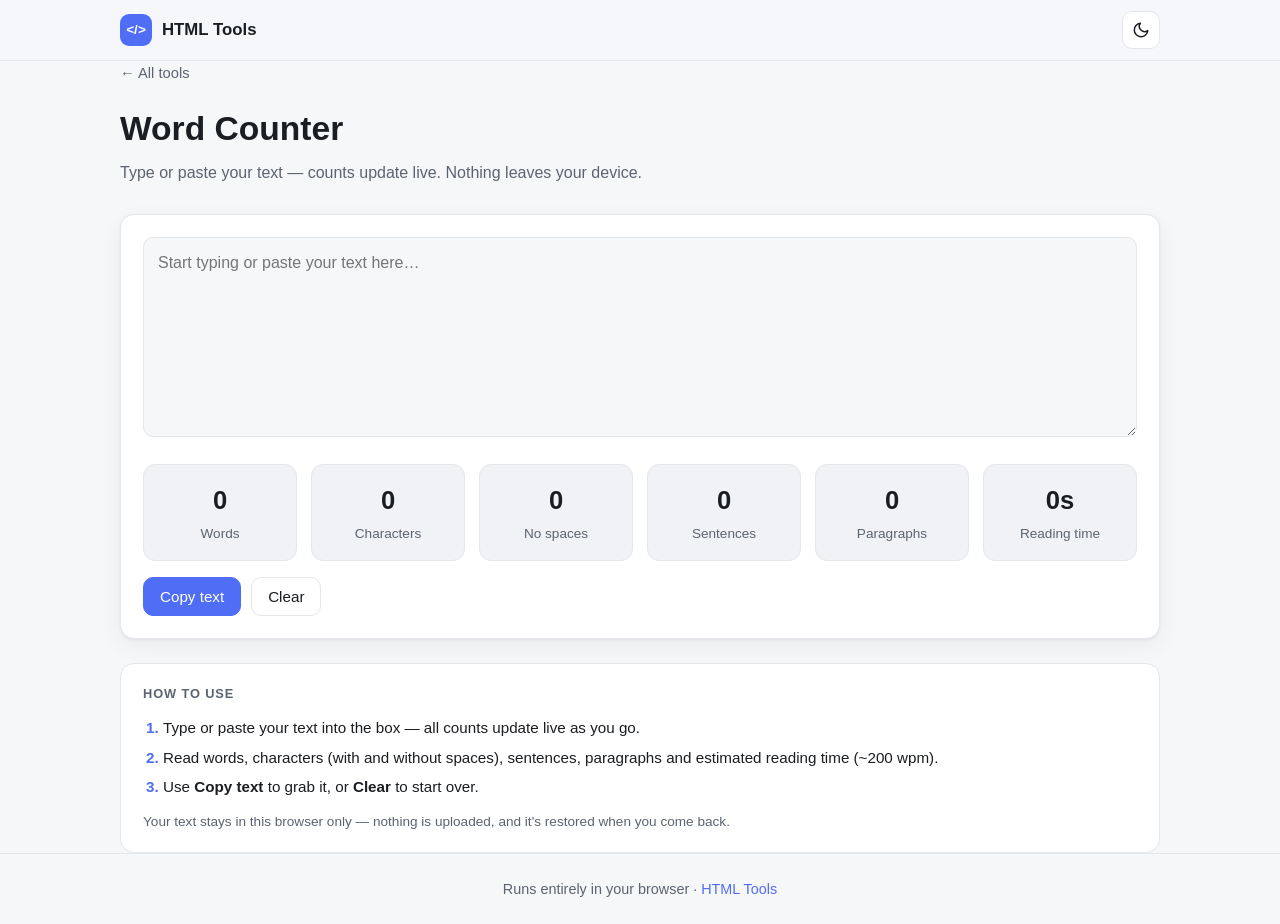
<file: tools/word-counter/index.html>
<!DOCTYPE html>
<html lang="en" data-theme="light">
<head>
  <meta charset="UTF-8" />
  <meta name="viewport" content="width=device-width, initial-scale=1" />
  <title>Word Counter — HTML Tools</title>
  <meta name="description" content="Count words, characters, sentences and estimated reading time instantly. Runs entirely in your browser." />
  <link rel="stylesheet" href="../../assets/style.css" />
  <script>
    (function () {
      var t = localStorage.getItem("html-tools-theme") ||
        (window.matchMedia && window.matchMedia("(prefers-color-scheme: dark)").matches ? "dark" : "light");
      document.documentElement.setAttribute("data-theme", t);
    })();
  </script>
</head>
<body>
  <header class="site-header">
    <div class="container">
      <a class="brand" href="../../">
        <span class="logo">&lt;/&gt;</span>
        <span>HTML Tools</span>
      </a>
      <button class="theme-toggle" data-theme-toggle aria-label="Toggle dark mode">
        <svg class="icon-moon" viewBox="0 0 24 24" fill="none" stroke="currentColor" stroke-width="2" stroke-linecap="round" stroke-linejoin="round"><path d="M21 12.79A9 9 0 1 1 11.21 3 7 7 0 0 0 21 12.79z"/></svg>
        <svg class="icon-sun" viewBox="0 0 24 24" fill="none" stroke="currentColor" stroke-width="2" stroke-linecap="round" stroke-linejoin="round"><circle cx="12" cy="12" r="5"/><line x1="12" y1="1" x2="12" y2="3"/><line x1="12" y1="21" x2="12" y2="23"/><line x1="4.22" y1="4.22" x2="5.64" y2="5.64"/><line x1="18.36" y1="18.36" x2="19.78" y2="19.78"/><line x1="1" y1="12" x2="3" y2="12"/><line x1="21" y1="12" x2="23" y2="12"/><line x1="4.22" y1="19.78" x2="5.64" y2="18.36"/><line x1="18.36" y1="5.64" x2="19.78" y2="4.22"/></svg>
      </button>
    </div>
  </header>

  <main class="container tool-main">
    <a class="back-link" href="../../">← All tools</a>
    <h1>Word Counter</h1>
    <p class="subtitle">Type or paste your text — counts update live. Nothing leaves your device.</p>

    <div class="panel">
      <textarea id="text" placeholder="Start typing or paste your text here…"></textarea>
      <div class="stats">
        <div class="stat"><div class="num" id="words">0</div><div class="label">Words</div></div>
        <div class="stat"><div class="num" id="chars">0</div><div class="label">Characters</div></div>
        <div class="stat"><div class="num" id="charsNoSpace">0</div><div class="label">No spaces</div></div>
        <div class="stat"><div class="num" id="sentences">0</div><div class="label">Sentences</div></div>
        <div class="stat"><div class="num" id="paragraphs">0</div><div class="label">Paragraphs</div></div>
        <div class="stat"><div class="num" id="reading">0s</div><div class="label">Reading time</div></div>
      </div>
      <div class="btn-row">
        <button class="btn btn-primary" id="copy">Copy text</button>
        <button class="btn" id="clear">Clear</button>
      </div>
    </div>

    <div class="howto">
      <h2>How to use</h2>
      <ol>
        <li>Type or paste your text into the box — all counts update live as you go.</li>
        <li>Read words, characters (with and without spaces), sentences, paragraphs and estimated reading time (~200 wpm).</li>
        <li>Use <strong>Copy text</strong> to grab it, or <strong>Clear</strong> to start over.</li>
      </ol>
      <p class="note">Your text stays in this browser only — nothing is uploaded, and it's restored when you come back.</p>
    </div>
  </main>

  <footer class="site-footer">
    <div class="container">Runs entirely in your browser · <a href="../../">HTML Tools</a></div>
  </footer>

  <script src="../../assets/theme.js"></script>
  <script>
    var STORE = "html-tools-word-counter";
    var ta = document.getElementById("text");

    function update() {
      var text = ta.value;
      var words = (text.trim().match(/\S+/g) || []).length;
      var chars = text.length;
      var charsNoSpace = text.replace(/\s/g, "").length;
      var sentences = (text.match(/[^.!?]+[.!?]+/g) || []).length;
      var paragraphs = (text.trim() ? text.trim().split(/\n\s*\n/).length : 0);
      var mins = words / 200; // ~200 wpm
      var reading = mins < 1
        ? Math.ceil(mins * 60) + "s"
        : Math.round(mins) + " min";

      document.getElementById("words").textContent = words.toLocaleString();
      document.getElementById("chars").textContent = chars.toLocaleString();
      document.getElementById("charsNoSpace").textContent = charsNoSpace.toLocaleString();
      document.getElementById("sentences").textContent = sentences.toLocaleString();
      document.getElementById("paragraphs").textContent = paragraphs.toLocaleString();
      document.getElementById("reading").textContent = words ? reading : "0s";

      localStorage.setItem(STORE, text);
    }

    // Restore last text
    ta.value = localStorage.getItem(STORE) || "";
    ta.addEventListener("input", update);
    update();

    document.getElementById("clear").addEventListener("click", function () {
      ta.value = "";
      update();
      ta.focus();
    });
    document.getElementById("copy").addEventListener("click", function () {
      if (!ta.value) return;
      navigator.clipboard.writeText(ta.value).then(function () {
        var b = document.getElementById("copy");
        var old = b.textContent;
        b.textContent = "Copied!";
        setTimeout(function () { b.textContent = old; }, 1200);
      });
    });
  </script>
</body>
</html>
</file>
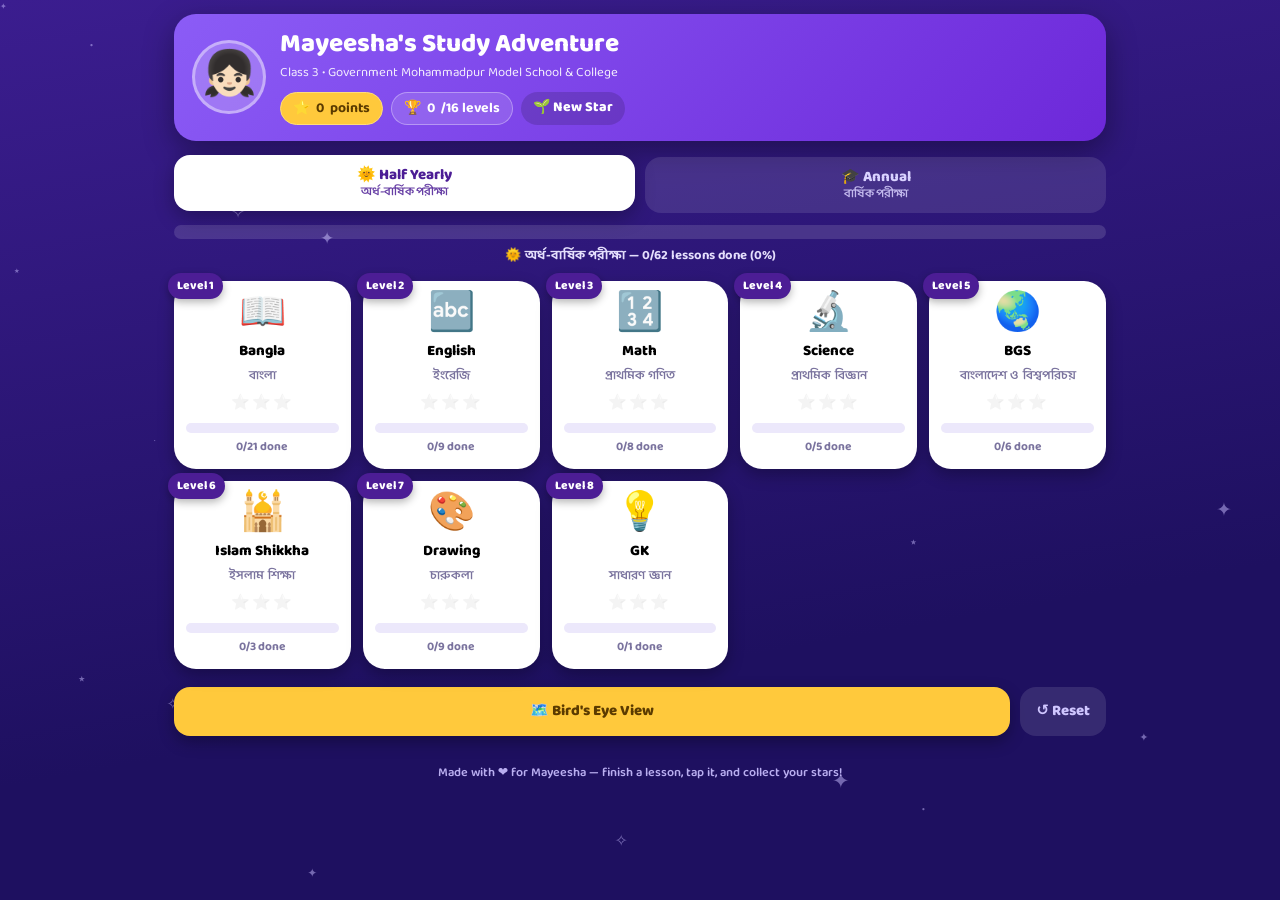
<file: tools/mayeesha-study-adventure.html>
<!DOCTYPE html>
<html lang="bn">
<head>
<meta charset="UTF-8">
<meta name="viewport" content="width=device-width, initial-scale=1.0">
<title>Mayeesha's Study Adventure 🌟</title>
<link rel="icon" href="data:image/svg+xml,<svg xmlns=%22http://www.w3.org/2000/svg%22 viewBox=%220 0 100 100%22><text y=%22.9em%22 font-size=%2290%22>👧🏻</text></svg>">
<link rel="preconnect" href="https://fonts.googleapis.com">
<link rel="preconnect" href="https://fonts.gstatic.com" crossorigin>
<link href="https://fonts.googleapis.com/css2?family=Baloo+Da+2:wght@500;600;700;800&display=swap" rel="stylesheet">
<style>
  :root{
    --bg1:#3b1d8f; --bg2:#1e1060;
    --card:#ffffff; --ink:#2b2350; --muted:#7a739e;
    --gold:#ffc93c; --green:#22c55e;
    --r-lg:22px; --r-md:16px;
  }
  *{box-sizing:border-box; -webkit-tap-highlight-color:transparent;}
  html,body{margin:0;padding:0;}
  body{
    font-family:'Baloo Da 2','Hind Siliguri','Noto Sans Bengali',system-ui,sans-serif;
    background:linear-gradient(170deg,var(--bg1),var(--bg2) 70%);
    min-height:100vh; color:var(--ink);
  }
  .sky{position:fixed;inset:0;pointer-events:none;z-index:0;overflow:hidden;}
  .sky span{position:absolute;opacity:.5;animation:tw 3s ease-in-out infinite alternate;}
  @keyframes tw{from{opacity:.15;transform:scale(.8)}to{opacity:.7;transform:scale(1.1)}}
  .wrap{position:relative;z-index:1;max-width:960px;margin:0 auto;padding:14px 14px 90px;}

  /* ---------- header ---------- */
  .hero{
    background:linear-gradient(135deg,#8b5cf6,#6d28d9);
    border-radius:var(--r-lg); padding:16px 18px; color:#fff;
    box-shadow:0 10px 30px rgba(0,0,0,.35);
    display:flex; align-items:center; gap:14px; flex-wrap:wrap;
  }
  .avatar{
    font-size:44px; background:#fff3; border-radius:50%; width:74px;height:74px;
    display:flex;align-items:center;justify-content:center; border:3px solid #ffffff66;
    flex:0 0 auto;
  }
  .hero h1{margin:0;font-size:clamp(19px,4.5vw,26px);line-height:1.15;font-weight:800;}
  .hero .sub{margin:2px 0 0;font-size:13px;opacity:.9;}
  .hero-left{flex:1;min-width:180px;}
  .badges{display:flex;gap:8px;flex-wrap:wrap;margin-top:8px;}
  .pill{
    background:#ffffff22;border:1.5px solid #ffffff55;border-radius:999px;
    padding:4px 12px;font-weight:700;font-size:14px;display:inline-flex;align-items:center;gap:6px;
  }
  .pill.gold{background:#ffc93c;color:#5b3b00;border-color:#ffdc7a;}
  .rank{font-size:14px;font-weight:800;background:#00000026;border-radius:999px;padding:4px 12px;}

  /* ---------- tabs ---------- */
  .tabs{display:flex;gap:10px;margin:16px 0 12px;}
  .tab{
    flex:1;border:none;cursor:pointer;border-radius:var(--r-md);
    padding:12px 8px;font-family:inherit;font-weight:800;font-size:15px;
    background:#ffffff1c;color:#d9d2ff;transition:.2s;line-height:1.2;
  }
  .tab small{display:block;font-weight:600;font-size:12px;opacity:.85;}
  .tab.on{background:#fff;color:#4c1d95;box-shadow:0 6px 20px rgba(0,0,0,.3);transform:translateY(-2px);}
  .termbar{background:#ffffff22;border-radius:999px;height:14px;overflow:hidden;margin-bottom:6px;}
  .termbar i{display:block;height:100%;border-radius:999px;background:linear-gradient(90deg,#facc15,#4ade80);transition:width .5s;}
  .termtxt{color:#e4defc;font-size:13px;font-weight:700;text-align:center;margin-bottom:14px;}

  /* ---------- level grid ---------- */
  .grid{display:grid;grid-template-columns:repeat(auto-fill,minmax(150px,1fr));gap:12px;}
  .lvl{
    background:var(--card);border-radius:var(--r-lg);padding:14px 12px 12px;cursor:pointer;
    border:none;font-family:inherit;text-align:center;position:relative;
    box-shadow:0 6px 16px rgba(0,0,0,.28);transition:transform .15s;
  }
  .lvl:active{transform:scale(.96);}
  .lvl .num{
    position:absolute;top:-8px;left:-6px;background:#4c1d95;color:#fff;font-size:12px;font-weight:800;
    border-radius:999px;padding:3px 9px;box-shadow:0 3px 8px rgba(0,0,0,.3);
  }
  .lvl .done-ribbon{
    position:absolute;top:-8px;right:-6px;background:var(--green);color:#fff;font-size:12px;font-weight:800;
    border-radius:999px;padding:3px 8px;box-shadow:0 3px 8px rgba(0,0,0,.3);
  }
  .lvl .emo{font-size:38px;line-height:1;}
  .lvl h3{margin:6px 0 0;font-size:15px;font-weight:800;}
  .lvl .bn{font-size:12.5px;color:var(--muted);font-weight:600;margin-top:1px;}
  .stars{font-size:15px;letter-spacing:2px;margin-top:5px;}
  .stars .off{opacity:.25;filter:grayscale(1);}
  .bar{background:#ece8fb;border-radius:999px;height:10px;overflow:hidden;margin-top:7px;}
  .bar i{display:block;height:100%;border-radius:999px;transition:width .4s;}
  .lvl .cnt{font-size:12px;color:var(--muted);font-weight:700;margin-top:4px;}

  /* ---------- action buttons ---------- */
  .actions{display:flex;gap:10px;margin-top:18px;}
  .btn{
    border:none;cursor:pointer;font-family:inherit;font-weight:800;font-size:15px;
    border-radius:var(--r-md);padding:12px 16px;transition:.15s;
  }
  .btn:active{transform:scale(.96);}
  .btn.map{flex:1;background:var(--gold);color:#5b3b00;box-shadow:0 6px 16px rgba(0,0,0,.3);}
  .btn.ghost{background:#ffffff1c;color:#cfc6ff;}

  /* ---------- overlays ---------- */
  .ovl{
    position:fixed;inset:0;background:rgba(20,10,50,.72);backdrop-filter:blur(3px);
    z-index:50;display:none;align-items:flex-end;justify-content:center;
  }
  .ovl.show{display:flex;}
  .sheet{
    background:#f6f4ff;width:100%;max-width:640px;max-height:92vh;overflow:auto;
    border-radius:26px 26px 0 0;animation:up .25s ease;
  }
  @media(min-width:700px){ .ovl{align-items:center;} .sheet{border-radius:26px;max-height:88vh;} }
  @keyframes up{from{transform:translateY(60px);opacity:0}to{transform:none;opacity:1}}
  .sheet-head{
    position:sticky;top:0;z-index:2;color:#fff;padding:16px 18px 14px;
    display:flex;align-items:center;gap:12px;border-radius:0;
  }
  .sheet-head .emo{font-size:36px;}
  .sheet-head h2{margin:0;font-size:19px;font-weight:800;line-height:1.15;}
  .sheet-head .bn{font-size:13px;opacity:.92;font-weight:600;}
  .x{
    margin-left:auto;background:#ffffff2e;border:none;color:#fff;font-size:18px;font-weight:800;
    width:38px;height:38px;border-radius:50%;cursor:pointer;flex:0 0 auto;font-family:inherit;
  }
  .sheet-body{padding:14px 14px 26px;}
  .gtitle{
    font-size:14px;font-weight:800;color:#6d28d9;margin:16px 4px 8px;
    display:flex;align-items:center;gap:6px;
  }
  .gtitle:first-child{margin-top:2px;}
  .item{
    display:flex;align-items:center;gap:12px;width:100%;text-align:left;
    background:#fff;border:2px solid #e8e3fa;border-radius:var(--r-md);
    padding:11px 12px;margin-bottom:8px;cursor:pointer;font-family:inherit;transition:.15s;
  }
  .item:active{transform:scale(.98);}
  .chk{
    width:32px;height:32px;border-radius:50%;flex:0 0 auto;border:2.5px dashed #c9bff2;
    display:flex;align-items:center;justify-content:center;font-size:17px;color:transparent;transition:.2s;
  }
  .item span.txt{font-size:15px;font-weight:700;color:var(--ink);line-height:1.3;flex:1;}
  .item .pts{font-size:12.5px;font-weight:800;color:#b3abd6;flex:0 0 auto;}
  .item.on{background:#eafcf0;border-color:#86efac;}
  .item.on .chk{border:none;background:var(--green);color:#fff;}
  .item.on span.txt{color:#15803d;text-decoration:line-through;text-decoration-thickness:2px;}
  .item.on .pts{color:var(--green);}

  /* ---------- overview ---------- */
  .ov-hero{display:flex;flex-direction:column;align-items:center;padding:6px 0 4px;}
  .ring{position:relative;width:150px;height:150px;}
  .ring svg{transform:rotate(-90deg);}
  .ring .mid{position:absolute;inset:0;display:flex;flex-direction:column;align-items:center;justify-content:center;}
  .ring .mid b{font-size:30px;color:#4c1d95;line-height:1;}
  .ring .mid small{font-size:12px;color:var(--muted);font-weight:700;}
  .ov-sec{background:#fff;border-radius:var(--r-lg);padding:13px 14px;margin-top:12px;box-shadow:0 4px 12px rgba(76,29,149,.08);}
  .ov-sec h3{margin:0 0 4px;font-size:16px;font-weight:800;color:#4c1d95;display:flex;justify-content:space-between;align-items:center;}
  .ov-sec h3 b{font-size:14px;color:#6d28d9;}
  .ov-row{display:flex;align-items:center;gap:9px;padding:6px 0;}
  .ov-row .oe{font-size:20px;width:26px;text-align:center;flex:0 0 auto;}
  .ov-row .on{font-size:13.5px;font-weight:700;width:104px;flex:0 0 auto;line-height:1.15;}
  .ov-row .on small{display:block;color:var(--muted);font-weight:600;font-size:11px;}
  .ov-row .ob{flex:1;background:#ece8fb;border-radius:999px;height:11px;overflow:hidden;}
  .ov-row .ob i{display:block;height:100%;border-radius:999px;transition:width .4s;}
  .ov-row .op{width:44px;text-align:right;font-size:13px;font-weight:800;flex:0 0 auto;}

  /* ---------- celebration ---------- */
  .party{
    position:fixed;inset:0;z-index:70;display:none;align-items:center;justify-content:center;
    background:rgba(20,10,50,.6);
  }
  .party.show{display:flex;}
  .party-card{
    background:#fff;border-radius:26px;padding:28px 26px;text-align:center;max-width:320px;margin:16px;
    animation:pop .35s cubic-bezier(.2,1.6,.5,1);box-shadow:0 20px 60px rgba(0,0,0,.5);
  }
  @keyframes pop{from{transform:scale(.5);opacity:0}to{transform:none;opacity:1}}
  .party-card .big{font-size:56px;}
  .party-card h2{margin:8px 0 4px;font-size:22px;color:#4c1d95;}
  .party-card p{margin:0 0 16px;color:var(--muted);font-weight:700;}
  .party-card .bonus{color:#d97706;font-size:18px;font-weight:800;margin-bottom:14px;}
  .btn.primary{background:linear-gradient(135deg,#8b5cf6,#6d28d9);color:#fff;width:100%;}
  .btn.danger{background:#ef4444;color:#fff;width:100%;}
  .btn.plain{background:#ece8fb;color:#4c1d95;width:100%;margin-top:8px;}

  /* +10 pop */
  .fly{
    position:fixed;z-index:80;font-weight:800;font-size:20px;color:var(--gold);
    text-shadow:0 2px 4px rgba(0,0,0,.4);pointer-events:none;animation:fly 1s ease-out forwards;
  }
  @keyframes fly{from{opacity:1;transform:translateY(0) scale(1)}to{opacity:0;transform:translateY(-70px) scale(1.4)}}

  /* confetti */
  .cf{position:fixed;z-index:75;top:-20px;pointer-events:none;animation:fall linear forwards;}
  @keyframes fall{to{transform:translateY(110vh) rotate(720deg);opacity:.8;}}

  .notice{
    background:#fff7d6;border:1.5px solid #f4d35e;color:#7a5c00;border-radius:var(--r-md);
    padding:9px 13px;font-size:13px;font-weight:700;margin-top:12px;display:none;
  }
  .notice.show{display:block;}
  footer{color:#b9aef0;text-align:center;font-size:12.5px;font-weight:600;margin-top:26px;}
</style>
</head>
<body>
<div class="sky" id="sky"></div>
<div class="wrap">
  <div class="hero">
    <div class="avatar">👧🏻</div>
    <div class="hero-left">
      <h1>Mayeesha's Study Adventure</h1>
      <p class="sub">Class 3 • Government Mohammadpur Model School &amp; College</p>
      <div class="badges">
        <span class="pill gold">⭐ <b id="pts">0</b> points</span>
        <span class="pill">🏆 <b id="lvls">0</b>/16 levels</span>
        <span class="rank" id="rank">🌱 New Star</span>
      </div>
    </div>
  </div>

  <div class="notice" id="notice">⚠️ Progress will not be saved here. Download this file and open it in Chrome — then everything saves automatically!</div>

  <div class="tabs">
    <button class="tab" id="tab-hy" onclick="setTerm('hy')">🌞 Half Yearly<small>অর্ধ-বার্ষিক পরীক্ষা</small></button>
    <button class="tab" id="tab-an" onclick="setTerm('an')">🎓 Annual<small>বার্ষিক পরীক্ষা</small></button>
  </div>

  <div class="termbar"><i id="termfill" style="width:0%"></i></div>
  <div class="termtxt" id="termtxt"></div>

  <div class="grid" id="grid"></div>

  <div class="actions">
    <button class="btn map" onclick="openOverview()">🗺️ Bird's Eye View</button>
    <button class="btn ghost" onclick="askReset()">↺ Reset</button>
  </div>
  <footer>Made with ❤️ for Mayeesha — finish a lesson, tap it, and collect your stars!</footer>
</div>

<!-- level sheet -->
<div class="ovl" id="lvl-ovl">
  <div class="sheet">
    <div class="sheet-head" id="lvl-head">
      <div class="emo" id="lvl-emo"></div>
      <div><h2 id="lvl-name"></h2><div class="bn" id="lvl-bn"></div></div>
      <button class="x" onclick="closeLevel()">✕</button>
    </div>
    <div class="sheet-body" id="lvl-body"></div>
  </div>
</div>

<!-- overview sheet -->
<div class="ovl" id="ov-ovl">
  <div class="sheet">
    <div class="sheet-head" style="background:linear-gradient(135deg,#8b5cf6,#6d28d9)">
      <div class="emo">🗺️</div>
      <div><h2>Bird's Eye View</h2><div class="bn">পুরো সিলেবাস এক নজরে</div></div>
      <button class="x" onclick="closeOverview()">✕</button>
    </div>
    <div class="sheet-body" id="ov-body"></div>
  </div>
</div>

<!-- celebration -->
<div class="party" id="party">
  <div class="party-card">
    <div class="big" id="party-emo">🎉</div>
    <h2 id="party-title">Level Complete!</h2>
    <p id="party-sub"></p>
    <div class="bonus" id="party-bonus">+50 bonus points!</div>
    <button class="btn primary" onclick="closeParty()">Yay! 🎈</button>
  </div>
</div>

<!-- reset confirm -->
<div class="party" id="reset-modal">
  <div class="party-card">
    <div class="big">🧹</div>
    <h2>Start over?</h2>
    <p>All ticks, points and stars will be cleared.</p>
    <button class="btn danger" onclick="doReset()">Yes, reset everything</button>
    <button class="btn plain" onclick="hideReset()">No, keep my progress</button>
  </div>
</div>

<script>
/* ================= DATA (from the official Class 3 syllabus) ================= */
const ITEM_PTS = 10, LEVEL_BONUS = 50;

const SUBJECTS = [
  {id:'bangla', name:'Bangla',    bn:'বাংলা',                 emo:'📖', color:'#f43f5e'},
  {id:'eng',    name:'English',   bn:'ইংরেজি',                emo:'🔤', color:'#3b82f6'},
  {id:'math',   name:'Math',      bn:'প্রাথমিক গণিত',          emo:'🔢', color:'#f59e0b'},
  {id:'sci',    name:'Science',   bn:'প্রাথমিক বিজ্ঞান',        emo:'🔬', color:'#10b981'},
  {id:'bgs',    name:'BGS',       bn:'বাংলাদেশ ও বিশ্বপরিচয়',  emo:'🌏', color:'#06b6d4'},
  {id:'islam',  name:'Islam Shikkha', bn:'ইসলাম শিক্ষা',       emo:'🕌', color:'#8b5cf6'},
  {id:'art',    name:'Drawing',   bn:'চারুকলা',               emo:'🎨', color:'#ec4899'},
  {id:'gk',     name:'GK',        bn:'সাধারণ জ্ঞান',           emo:'💡', color:'#84cc16'},
];

const DATA = {
hy:{ label:'Half Yearly', bn:'অর্ধ-বার্ষিক পরীক্ষা', emo:'🌞',
 subjects:{
  bangla:[
   {g:'গদ্য', items:['আমাদের কথা','আমাদের পরিবার ও আমাদের প্রতিবেশী','ময়লার বাকসো','আবার পড়ি কারচিহ্ন','আবার পড়ি ফলাচিহ্ন','দেখে বুঝে কাজ করি','ঘাসফড়িং আর পিঁপড়ার গল্প','ব্যাঙের সাজা','বাক্য পড়ি ও লিখি','আনন্দের দিন','বালুচরে একদিন']},
   {g:'পদ্য', items:['আমি হব','আমাদের গ্রাম','হাসি']},
   {g:'আবেদনপত্র / চিঠি', items:['বনভোজনের অভিজ্ঞতা জানিয়ে বন্ধুর কাছে চিঠি','বিনা বেতনে অধ্যয়নের জন্য প্রধান শিক্ষকের নিকট আবেদনপত্র']},
   {g:'ফরমপূরণ', items:['বার্ষিক ক্রীড়া ও সাংস্কৃতিক প্রতিযোগিতায় অংশগ্রহণের ফরমপূরণ','বিদ্যালয়ে ভর্তির জন্য ফরমপূরণ']},
   {g:'রচনা', items:['আমাদের বিদ্যালয়','আমাদের গ্রাম','আমার মা']},
  ],
  eng:[
   {g:'English for Today — Units 1–3', items:['Unit 1','Unit 2','Unit 3']},
   {g:'Grammar & Writing', items:['Writing numbers in words (1–100)','Capital letters & punctuation','Rearranging words into sentences','Right form of verbs','Opposite numbers (CT-1)','Opposite genders (CT-1)']},
  ],
  math:[
   {g:'অধ্যায়', items:['১ম অধ্যায়: সংখ্যা','২য় অধ্যায়: যোগ','৩য় অধ্যায়: বিয়োগ','৪র্থ অধ্যায়: যোগ ও বিয়োগের সম্পর্ক','৫ম অধ্যায়: গুণ','৬ষ্ঠ অধ্যায়: ভাগ','৭ম অধ্যায়: গুণ ও ভাগের সম্পর্ক','১২শ অধ্যায়: জ্যামিতি']},
  ],
  sci:[
   {g:'অধ্যায়', items:['১ম অধ্যায়: উদ্ভিদ পরিচিতি','২য় অধ্যায়: প্রাণী পরিচিতি','৩য় অধ্যায়: সু-স্বাস্থ্যের জন্য খাদ্য','৪র্থ অধ্যায়: পদার্থ','৫ম অধ্যায়: শক্তি']},
  ],
  bgs:[
   {g:'অধ্যায়', items:['১ম অধ্যায়: আমাদের পরিবেশ','২য় অধ্যায়: আমরা সবাই মানুষ','৩য় অধ্যায়: আমাদের ইতিহাস','৪র্থ অধ্যায়: আমাদের সংস্কৃতি','৫ম অধ্যায়: মহাদেশ ও মহাসাগর','৬ষ্ঠ অধ্যায়: পরিবার ও বিদ্যালয়ে শিশুর ভূমিকা']},
  ],
  islam:[
   {g:'অধ্যায়', items:['১ম অধ্যায়: স্রষ্টা ও সৃষ্টি (কুরআন একটি পরিপূর্ণ জীবন বিধান পর্যন্ত)','২য় অধ্যায়: নবি-রাসূল ও মহানবি (সঃ) — হযরত আবু বকর (রাঃ)-এর জীবনাদর্শ','সূরা: মহান আল্লাহর অস্তিত্ব থেকে আন-নাস পর্যন্ত (সিটি)']},
  ],
  art:[
   {g:'ছবি আঁকা', items:['জোড়া আম','শাপলাফুল','শালগম ও গাজর','পেঁপে ও মিষ্টি কুমড়া','চেয়ার','শহীদ মিনার','নদী ও নৌকার দৃশ্য','সূর্যমুখী ফুল','আঙ্গুর ফল']},
  ],
  gk:[
   {g:'আমার বিশ্ব আমার হাতে', items:['৭ থেকে ৩৪ পাতা পর্যন্ত পড়া']},
  ],
 }},
an:{ label:'Annual', bn:'বার্ষিক পরীক্ষা', emo:'🎓',
 subjects:{
  bangla:[
   {g:'গদ্য', items:['নদীর দেশ','হার জিতের গল্প','আমাদের উৎসব','রাষ্ট্রভাষা বাংলা চাই','ঢাকাই মসলিন','হযরত আবু বকর (রাঃ)','মানব জয়ের গল্প','রবীন্দ্রনাথ ঠাকুরের ছেলেবেলা','মুক্তিযুদ্ধে রাজারবাগ','নিজের মত লিখি','প্রতিযোগিতায় নাম লিখি']},
   {g:'পদ্য', items:['আজিকার শিশু','আমার পণ','তালগাছ','আদর্শ ছেলে']},
   {g:'আবেদনপত্র / চিঠি', items:['বার্ষিক পরীক্ষার ফলাফল জানিয়ে পিতার কাছে চিঠি','অনুপস্থিতির জন্য ছুটির প্রার্থনা করে প্রধান শিক্ষকের নিকট আবেদনপত্র']},
   {g:'ফরমপূরণ', items:['সাংস্কৃতিক প্রতিযোগিতায় অংশগ্রহণের জন্য ফরমপূরণ','বিদ্যালয়ের পাঠাগার থেকে বই নেওয়ার জন্য ফরমপূরণ']},
   {g:'রচনা', items:['নৌকা ভ্রমণ','একুশে ফেব্রুয়ারি','আমার প্রিয় শিক্ষক']},
  ],
  eng:[
   {g:'English for Today — Units 4–8', items:['Unit 4','Unit 5','Unit 6','Unit 7','Unit 8']},
   {g:'Grammar & Writing', items:['Tense (CT-2)','Making sentences by meaning (CT-2)','WH-questions (CT-2)']},
  ],
  math:[
   {g:'অধ্যায়', items:['৮ম অধ্যায়: যোগ, বিয়োগ, গুণ ও ভাগ সংক্রান্ত সমস্যা','৯ম অধ্যায়: ভগ্নাংশ','১০ম অধ্যায়: বাংলাদেশী মুদ্রা','১১শ অধ্যায়: পরিমাপ','১২শ অধ্যায়: জ্যামিতি','১৩শ অধ্যায়: উপাত্ত সংগ্রহ ও বিন্যস্তকরণ']},
  ],
  sci:[
   {g:'অধ্যায়', items:['৭ম অধ্যায়: পানি','৮ম অধ্যায়: মাটি','৯ম অধ্যায়: জীবনের জন্য সূর্য','১০ম অধ্যায়: প্রযুক্তির সঙ্গে পরিচয়','১১তম অধ্যায়: তথ্য ও যোগাযোগ']},
  ],
  bgs:[
   {g:'অধ্যায়', items:['৭ম অধ্যায়: শিশু অধিকার ও নিরাপত্তা','৮ম অধ্যায়: নৈতিক ও মানবিক গুণ','৯ম অধ্যায়: আমাদের দেশ','১০ম অধ্যায়: বিভিন্ন পেশা','১১শ অধ্যায়: টাকার ব্যবহার','১২শ অধ্যায়: জরুরি পরিস্থিতি মোকাবিলা']},
  ],
  islam:[
   {g:'অধ্যায়', items:['৩য় অধ্যায়: নৈতিক ও মানবিক গুণাবলী অর্জন (দেশপ্রেম পর্যন্ত)','৪র্থ অধ্যায়: ধর্মীয় সম্প্রীতি','৫ম অধ্যায়: জীবজগৎ ও প্রকৃতির প্রতি ভালোবাসা']},
  ],
  art:[
   {g:'ছবি আঁকা', items:['তরমুজ','জবাফুল','স্মৃতিসৌধ','ব্রোকলি ও বিটরুট','টেবিল','পালতোলা নৌকা','গ্রামের দৃশ্য','চিংড়ী মাছ','গোলাপফুল']},
  ],
  gk:[
   {g:'আমার বিশ্ব আমার হাতে', items:['৩৫ থেকে ৬৪ পাতা পর্যন্ত পড়া']},
  ],
 }},
};

/* ================= storage (safe) ================= */
const KEY='mayeesha_class3_tracker_v1';
const store=(()=>{try{const t='__t';localStorage.setItem(t,'1');localStorage.removeItem(t);return localStorage;}catch(e){return null;}})();
let state={done:{},term:'hy'};
if(store){try{const s=JSON.parse(store.getItem(KEY)||'{}');if(s&&s.done)state=Object.assign(state,s);}catch(e){}}
else{document.addEventListener('DOMContentLoaded',()=>document.getElementById('notice').classList.add('show'));}
function save(){if(store){try{store.setItem(KEY,JSON.stringify(state));}catch(e){}}}

/* ================= helpers ================= */
const $=id=>document.getElementById(id);
function items(term,sub){return DATA[term].subjects[sub.id]||[];}
function flatIds(term,sub){const out=[];items(term,sub).forEach((g,gi)=>g.items.forEach((_,ii)=>out.push(term+'.'+sub.id+'.'+gi+'.'+ii)));return out;}
function subStats(term,sub){const ids=flatIds(term,sub);const d=ids.filter(i=>state.done[i]).length;return{d,t:ids.length,pct:ids.length?Math.round(d/ids.length*100):0};}
function termStats(term){let d=0,t=0;SUBJECTS.forEach(s=>{const st=subStats(term,s);d+=st.d;t+=st.t;});return{d,t,pct:t?Math.round(d/t*100):0};}
function totals(){
  let d=0,t=0,lv=0;
  ['hy','an'].forEach(tm=>SUBJECTS.forEach(s=>{const st=subStats(tm,s);d+=st.d;t+=st.t;if(st.t&&st.d===st.t)lv++;}));
  return{d,t,lv,pts:d*ITEM_PTS+lv*LEVEL_BONUS,pct:t?Math.round(d/t*100):0};
}
function starStr(pct){
  const n=pct>=100?3:pct>=66?2:pct>=33?1:0;
  let s='';for(let i=0;i<3;i++)s+='<span class="'+(i<n?'':'off')+'">⭐</span>';return s;
}
function rankOf(pct){
  if(pct>=100)return'🏆 Grand Champion';
  if(pct>=90)return'🚀 Almost There!';
  if(pct>=60)return'🏅 Super Scholar';
  if(pct>=30)return'🦸 Study Hero';
  if(pct>=10)return'🌟 Rising Star';
  return'🌱 New Star';
}

/* ================= render ================= */
function renderHeader(){
  const tot=totals();
  $('pts').textContent=tot.pts;
  $('lvls').textContent=tot.lv;
  $('rank').textContent=rankOf(tot.pct);
}
function renderTabs(){
  $('tab-hy').classList.toggle('on',state.term==='hy');
  $('tab-an').classList.toggle('on',state.term==='an');
  const ts=termStats(state.term);
  $('termfill').style.width=ts.pct+'%';
  $('termtxt').textContent=DATA[state.term].emo+' '+DATA[state.term].bn+' — '+ts.d+'/'+ts.t+' lessons done ('+ts.pct+'%)';
}
function renderGrid(){
  const g=$('grid');g.innerHTML='';
  SUBJECTS.forEach((s,i)=>{
    const st=subStats(state.term,s);
    const b=document.createElement('button');
    b.className='lvl';
    b.innerHTML=
      '<span class="num">Level '+(i+1)+'</span>'+
      (st.pct===100?'<span class="done-ribbon">✓ 100%</span>':'')+
      '<div class="emo">'+s.emo+'</div>'+
      '<h3>'+s.name+'</h3><div class="bn">'+s.bn+'</div>'+
      '<div class="stars">'+starStr(st.pct)+'</div>'+
      '<div class="bar"><i style="width:'+st.pct+'%;background:'+s.color+'"></i></div>'+
      '<div class="cnt">'+st.d+'/'+st.t+' done</div>';
    b.onclick=()=>openLevel(s.id);
    g.appendChild(b);
  });
}
function renderAll(){renderHeader();renderTabs();renderGrid();}

/* ================= level sheet ================= */
let curSub=null;
function openLevel(subId){
  curSub=SUBJECTS.find(s=>s.id===subId);
  $('lvl-head').style.background='linear-gradient(135deg,'+curSub.color+',#4c1d95)';
  $('lvl-emo').textContent=curSub.emo;
  $('lvl-name').textContent='Level '+(SUBJECTS.indexOf(curSub)+1)+': '+curSub.name+' — '+DATA[state.term].label;
  $('lvl-bn').textContent=curSub.bn+' • '+DATA[state.term].bn;
  renderLevelBody();
  $('lvl-ovl').classList.add('show');
}
function renderLevelBody(){
  const body=$('lvl-body');body.innerHTML='';
  items(state.term,curSub).forEach((grp,gi)=>{
    const h=document.createElement('div');h.className='gtitle';h.textContent='📚 '+grp.g;body.appendChild(h);
    grp.items.forEach((txt,ii)=>{
      const id=state.term+'.'+curSub.id+'.'+gi+'.'+ii;
      const on=!!state.done[id];
      const el=document.createElement('button');
      el.className='item'+(on?' on':'');
      el.innerHTML='<span class="chk">'+(on?'✓':'')+'</span><span class="txt">'+txt+'</span><span class="pts">'+(on?'+10 ⭐':'10 pts')+'</span>';
      el.onclick=(ev)=>toggle(id,ev);
      body.appendChild(el);
    });
  });
}
function closeLevel(){$('lvl-ovl').classList.remove('show');curSub=null;}

function toggle(id,ev){
  const wasComplete=curSub?subStats(state.term,curSub).pct===100:false;
  if(state.done[id]){delete state.done[id];}
  else{
    state.done[id]=1;
    flyPoints(ev);
  }
  save();
  renderLevelBody();renderAll();
  if(curSub){
    const st=subStats(state.term,curSub);
    if(!wasComplete&&st.pct===100){celebrate(curSub);}
  }
}

/* ================= effects ================= */
function flyPoints(ev){
  const f=document.createElement('div');f.className='fly';f.textContent='+'+ITEM_PTS+' ⭐';
  const x=(ev&&ev.clientX)||window.innerWidth/2, y=(ev&&ev.clientY)||window.innerHeight/2;
  f.style.left=(x-20)+'px';f.style.top=(y-30)+'px';
  document.body.appendChild(f);setTimeout(()=>f.remove(),1000);
}
const CF_COLORS=['#f43f5e','#f59e0b','#22c55e','#3b82f6','#8b5cf6','#ec4899','#ffc93c'];
function confetti(n){
  for(let i=0;i<n;i++){
    const c=document.createElement('div');c.className='cf';
    const sz=6+(i*7)%9;
    c.style.left=((i*37)%100)+'vw';
    c.style.width=sz+'px';c.style.height=(sz*1.4)+'px';
    c.style.background=CF_COLORS[i%CF_COLORS.length];
    c.style.borderRadius=(i%3===0)?'50%':'3px';
    c.style.animationDuration=(2.2+((i*13)%10)/7)+'s';
    c.style.animationDelay=((i*29)%80)/100+'s';
    document.body.appendChild(c);setTimeout(()=>c.remove(),4200);
  }
}
function celebrate(sub){
  const tot=totals();
  $('party-emo').textContent=sub.emo;
  $('party-title').textContent='Level Complete!';
  $('party-sub').textContent=sub.name+' ('+DATA[state.term].label+') — all done. You are amazing, Mayeesha!';
  $('party-bonus').textContent='+'+LEVEL_BONUS+' bonus points! 🎁';
  $('party').classList.add('show');
  confetti(80);
  if(tot.pct===100){
    setTimeout(()=>{ $('party-emo').textContent='🏆';
      $('party-title').textContent='GRAND CHAMPION!';
      $('party-sub').textContent='The WHOLE Class 3 syllabus is complete! 🎉🎉🎉';
      $('party-bonus').textContent='Total: '+tot.pts+' points!';
      confetti(120);},600);
  }
}
function closeParty(){$('party').classList.remove('show');}

/* ================= overview ================= */
function ovTerm(term){
  const ts=termStats(term);
  let rows='';
  SUBJECTS.forEach(s=>{
    const st=subStats(term,s);
    rows+='<div class="ov-row"><span class="oe">'+s.emo+'</span>'+
      '<span class="on">'+s.name+'<small>'+s.bn+'</small></span>'+
      '<span class="ob"><i style="width:'+st.pct+'%;background:'+s.color+'"></i></span>'+
      '<span class="op" style="color:'+(st.pct===100?'#16a34a':'#4c1d95')+'">'+st.pct+'%</span></div>';
  });
  return '<div class="ov-sec"><h3>'+DATA[term].emo+' '+DATA[term].label+' <b>'+ts.d+'/'+ts.t+' • '+ts.pct+'%</b></h3>'+rows+'</div>';
}
function openOverview(){
  const tot=totals();
  const C=2*Math.PI*62;
  $('ov-body').innerHTML=
    '<div class="ov-hero"><div class="ring">'+
    '<svg width="150" height="150"><circle cx="75" cy="75" r="62" fill="none" stroke="#ece8fb" stroke-width="14"/>'+
    '<circle cx="75" cy="75" r="62" fill="none" stroke="url(#gr)" stroke-width="14" stroke-linecap="round" stroke-dasharray="'+C+'" stroke-dashoffset="'+(C*(1-tot.pct/100))+'"/>'+
    '<defs><linearGradient id="gr" x1="0" y1="0" x2="1" y2="1"><stop offset="0" stop-color="#facc15"/><stop offset="1" stop-color="#22c55e"/></linearGradient></defs></svg>'+
    '<div class="mid"><b>'+tot.pct+'%</b><small>whole syllabus</small></div></div>'+
    '<div style="font-weight:800;color:#4c1d95;margin-top:8px">⭐ '+tot.pts+' points • 🏆 '+tot.lv+'/16 levels • '+rankOf(tot.pct)+'</div></div>'+
    ovTerm('hy')+ovTerm('an');
  $('ov-ovl').classList.add('show');
}
function closeOverview(){$('ov-ovl').classList.remove('show');}

/* ================= term & reset ================= */
function setTerm(t){state.term=t;save();renderAll();}
function askReset(){$('reset-modal').classList.add('show');}
function hideReset(){$('reset-modal').classList.remove('show');}
function doReset(){state.done={};save();hideReset();renderAll();}

/* close sheets by tapping backdrop */
['lvl-ovl','ov-ovl'].forEach(id=>{$(id).addEventListener('click',e=>{if(e.target.id===id)$(id).classList.remove('show');});});

/* twinkling sky */
(function(){
  const sky=$('sky');const emo=['✦','✧','⋆','✦','·'];
  for(let i=0;i<26;i++){
    const s=document.createElement('span');
    s.textContent=emo[i%emo.length];
    s.style.left=((i*53)%100)+'vw';s.style.top=((i*37)%100)+'vh';
    s.style.color='#cabfff';s.style.fontSize=(8+(i*11)%14)+'px';
    s.style.animationDelay=((i*17)%30)/10+'s';
    sky.appendChild(s);
  }
})();

renderAll();
</script>
</body>
</html>
</file>
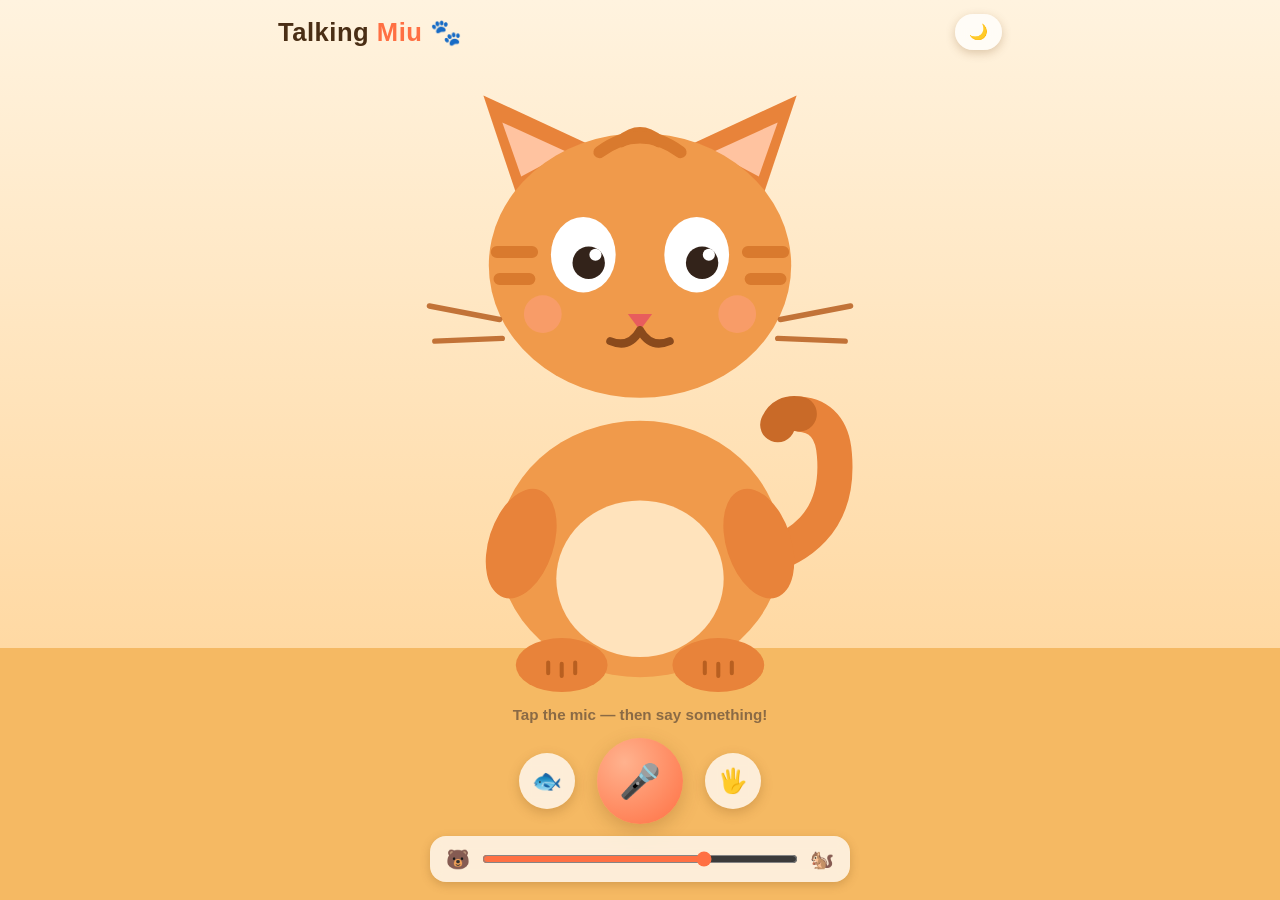
<file: tools/talking-miu.html>
<!DOCTYPE html>
<html lang="en">
<head>
<meta charset="UTF-8">
<meta name="viewport" content="width=device-width, initial-scale=1.0, maximum-scale=1.0, user-scalable=no">
<title>Talking Miu 🐱</title>
<style>
  :root{
    --bg1:#FFF3DF; --bg2:#FFD9A3; --floor:#F5B963;
    --panel:rgba(255,255,255,.75); --text:#4A2E15; --sub:#8a6a45;
    --accent:#FF7043; --accent2:#FFB300;
    --btn:#FF7043; --btn-text:#fff;
    --shadow:rgba(120,70,20,.25);
    --star-op:0;
  }
  [data-theme="dark"]{
    --bg1:#1B1035; --bg2:#311B58; --floor:#241244;
    --panel:rgba(40,25,80,.6); --text:#FFE9C9; --sub:#B9A3E8;
    --accent:#FF8A5C; --accent2:#FFC94D;
    --btn:#FF8A5C; --btn-text:#2A123B;
    --shadow:rgba(0,0,0,.5);
    --star-op:1;
  }
  *{box-sizing:border-box; margin:0; padding:0; -webkit-tap-highlight-color:transparent}
  html,body{height:100%; overflow:hidden}
  body{
    font-family:ui-rounded,"SF Pro Rounded","Hiragino Maru Gothic ProN","Quicksand","Trebuchet MS","Comic Sans MS",sans-serif;
    background:linear-gradient(180deg,var(--bg1) 0%,var(--bg2) 72%,var(--floor) 72%,var(--floor) 100%);
    color:var(--text);
    display:flex; flex-direction:column; align-items:center;
    user-select:none; -webkit-user-select:none;
    transition:background .5s;
    position:relative;
  }
  /* stars for dark mode */
  .stars{position:absolute; inset:0; pointer-events:none; opacity:var(--star-op); transition:opacity .6s}
  .stars span{position:absolute; width:4px; height:4px; border-radius:50%; background:#FFE9A8; animation:twinkle 2.4s infinite alternate}
  @keyframes twinkle{from{opacity:.2; transform:scale(.7)} to{opacity:1; transform:scale(1.15)}}

  header{
    width:100%; max-width:760px; display:flex; align-items:center; justify-content:space-between;
    padding:14px 18px; z-index:5;
  }
  h1{font-size:clamp(1.15rem,4vw,1.6rem); letter-spacing:.5px}
  h1 .miu{color:var(--accent)}
  .top-btns{display:flex; gap:10px}
  .chip{
    border:none; border-radius:999px; padding:9px 14px; font:inherit; font-size:.95rem; font-weight:700;
    background:var(--panel); color:var(--text); box-shadow:0 3px 10px var(--shadow);
    cursor:pointer; backdrop-filter:blur(6px);
  }
  .chip:active{transform:scale(.94)}

  .stage{flex:1; width:100%; max-width:640px; display:flex; align-items:center; justify-content:center; position:relative; z-index:2; min-height:0}
  #cat{width:min(88vw,60vh); height:auto; touch-action:manipulation}
  #cat .hit{cursor:pointer}

  .bubble{
    position:absolute; top:2%; left:50%; transform:translateX(-50%) scale(0);
    background:var(--panel); color:var(--text); padding:10px 18px; border-radius:20px;
    font-weight:800; font-size:clamp(1rem,4vw,1.3rem); box-shadow:0 4px 14px var(--shadow);
    transition:transform .25s cubic-bezier(.34,1.6,.5,1); white-space:nowrap; backdrop-filter:blur(6px);
  }
  .bubble.show{transform:translateX(-50%) scale(1)}
  .bubble::after{content:""; position:absolute; bottom:-8px; left:50%; transform:translateX(-50%);
    border:9px solid transparent; border-top-color:var(--panel); border-bottom:0}

  .controls{
    width:100%; max-width:760px; z-index:5;
    padding:10px 16px calc(18px + env(safe-area-inset-bottom));
    display:flex; flex-direction:column; align-items:center; gap:12px;
  }
  .status{font-size:.95rem; font-weight:700; color:var(--sub); min-height:1.3em; text-align:center}

  .mic-row{display:flex; align-items:center; gap:22px}
  .side-btn{
    width:56px; height:56px; border-radius:50%; border:none; font-size:1.5rem; cursor:pointer;
    background:var(--panel); box-shadow:0 4px 12px var(--shadow); backdrop-filter:blur(6px);
  }
  .side-btn:active{transform:scale(.9)}
  #micBtn{
    width:86px; height:86px; border-radius:50%; border:none; cursor:pointer;
    background:radial-gradient(circle at 32% 28%, #ffb28e, var(--btn));
    color:var(--btn-text); font-size:2.1rem; box-shadow:0 6px 18px var(--shadow);
    transition:transform .15s; position:relative;
  }
  #micBtn:active{transform:scale(.92)}
  #micBtn.on{animation:pulse 1.4s infinite}
  @keyframes pulse{
    0%{box-shadow:0 0 0 0 rgba(255,112,67,.55), 0 6px 18px var(--shadow)}
    70%{box-shadow:0 0 0 22px rgba(255,112,67,0), 0 6px 18px var(--shadow)}
    100%{box-shadow:0 0 0 0 rgba(255,112,67,0), 0 6px 18px var(--shadow)}
  }

  .pitch{
    width:min(92%,420px); background:var(--panel); border-radius:16px; padding:10px 16px;
    box-shadow:0 3px 10px var(--shadow); display:flex; align-items:center; gap:12px; backdrop-filter:blur(6px);
  }
  .pitch label{font-size:1.2rem}
  .pitch input{flex:1; accent-color:var(--accent); height:26px}

  @media (prefers-reduced-motion:reduce){
    .stars span,#micBtn.on{animation:none}
    #tail,#body-group{animation:none !important}
  }
  /* idle animations */
  #tail{transform-origin:270px 372px; animation:tailwag 3.2s ease-in-out infinite}
  @keyframes tailwag{0%,100%{transform:rotate(0)} 50%{transform:rotate(14deg)}}
  #head-group{transform-origin:200px 170px; transition:transform .2s}
  .talking #head-group{animation:bop .3s ease-in-out infinite alternate}
  @keyframes bop{from{transform:rotate(-2deg)} to{transform:rotate(2deg)}}
  #cat.bounce{animation:bounce .45s}
  @keyframes bounce{0%,100%{transform:translateY(0)} 40%{transform:translateY(-26px) scale(1.03)}}
  #cat.wob{animation:wob .5s}
  @keyframes wob{0%,100%{transform:rotate(0)} 25%{transform:rotate(-4deg)} 65%{transform:rotate(4deg)}}
</style>
</head>
<body>
<div class="stars" id="stars"></div>

<header>
  <h1>Talking <span class="miu">Miu</span> 🐾</h1>
  <div class="top-btns">
    <button class="chip" id="themeBtn" title="Light / dark">🌙</button>
  </div>
</header>

<div class="stage">
  <div class="bubble" id="bubble">মিউ! 🐟</div>

  <!-- THE CAT -->
  <svg id="cat" viewBox="0 0 400 470" xmlns="http://www.w3.org/2000/svg" aria-label="Miu the cat">
    <!-- tail -->
    <path id="tail" d="M268 372 Q 350 360 344 290 Q 342 262 318 260" fill="none" stroke="#E8833A" stroke-width="26" stroke-linecap="round"/>
    <path d="M318 260 q -12 -2 -16 8" stroke="#C96A28" stroke-width="26" stroke-linecap="round" fill="none"/>

    <g id="body-group">
      <!-- body -->
      <ellipse class="hit" data-zone="belly" cx="200" cy="360" rx="105" ry="95" fill="#F09A4B"/>
      <ellipse class="hit" data-zone="belly" cx="200" cy="382" rx="62" ry="58" fill="#FFE3BC"/>
      <!-- feet -->
      <ellipse class="hit" data-zone="foot" cx="142" cy="446" rx="34" ry="20" fill="#E8833A"/>
      <ellipse class="hit" data-zone="foot" cx="258" cy="446" rx="34" ry="20" fill="#E8833A"/>
      <g stroke="#B85F20" stroke-width="3" stroke-linecap="round">
        <path d="M132 452 v-8 M142 454 v-9 M152 452 v-8 M248 452 v-8 M258 454 v-9 M268 452 v-8"/>
      </g>
      <!-- arms -->
      <ellipse cx="112" cy="356" rx="24" ry="42" fill="#E8833A" transform="rotate(18 112 356)"/>
      <ellipse cx="288" cy="356" rx="24" ry="42" fill="#E8833A" transform="rotate(-18 288 356)"/>
    </g>

    <g id="head-group">
      <!-- ears -->
      <g class="hit" data-zone="head">
        <path id="earL" d="M108 96 L84 24 L166 62 Z" fill="#E8833A"/>
        <path d="M112 84 L98 44 L146 66 Z" fill="#FFC3A0"/>
        <path id="earR" d="M292 96 L316 24 L234 62 Z" fill="#E8833A"/>
        <path d="M288 84 L302 44 L254 66 Z" fill="#FFC3A0"/>
      </g>
      <!-- head -->
      <ellipse class="hit" data-zone="head" cx="200" cy="150" rx="112" ry="98" fill="#F09A4B"/>
      <!-- stripes -->
      <g stroke="#D97A2E" stroke-width="9" stroke-linecap="round" fill="none">
        <path d="M186 58 q 14 -12 28 0"/>
        <path d="M170 66 q 30 -22 60 0"/>
        <path d="M94 140 h 26 M96 160 h 22 M306 140 h -26 M304 160 h -22"/>
      </g>
      <!-- cheeks -->
      <circle cx="128" cy="186" r="14" fill="#FF9E80" opacity=".55"/>
      <circle cx="272" cy="186" r="14" fill="#FF9E80" opacity=".55"/>
      <!-- eyes -->
      <g id="eyes">
        <g id="eyeL"><ellipse cx="158" cy="142" rx="24" ry="28" fill="#fff"/>
          <circle class="pupil" cx="162" cy="148" r="12" fill="#33231a"/>
          <circle cx="167" cy="142" r="4.5" fill="#fff"/></g>
        <g id="eyeR"><ellipse cx="242" cy="142" rx="24" ry="28" fill="#fff"/>
          <circle class="pupil" cx="246" cy="148" r="12" fill="#33231a"/>
          <circle cx="251" cy="142" r="4.5" fill="#fff"/></g>
        <g id="lids" opacity="0">
          <path d="M134 142 q 24 14 48 0" stroke="#C96A28" stroke-width="7" fill="none" stroke-linecap="round"/>
          <path d="M218 142 q 24 14 48 0" stroke="#C96A28" stroke-width="7" fill="none" stroke-linecap="round"/>
        </g>
      </g>
      <!-- nose + mouth -->
      <path d="M191 186 h18 l-9 12 Z" fill="#E85D5D"/>
      <g id="mouthClosed"><path d="M200 198 q -8 14 -22 8 M200 198 q 8 14 22 8" stroke="#8a4a1c" stroke-width="6" fill="none" stroke-linecap="round"/></g>
      <ellipse id="mouthOpen" cx="200" cy="212" rx="24" ry="5" fill="#7C2D2D" opacity="0"/>
      <ellipse id="tongue" cx="200" cy="216" rx="13" ry="3" fill="#FF7B7B" opacity="0"/>
      <!-- whiskers -->
      <g stroke="#B85F20" stroke-width="4" stroke-linecap="round" opacity=".85">
        <path d="M96 190 L44 180 M98 204 L48 206 M304 190 L356 180 M302 204 L352 206"/>
      </g>
    </g>
  </svg>
</div>

<div class="controls">
  <div class="status" id="status">Tap the mic — then say something!</div>
  <div class="mic-row">
    <button class="side-btn" id="fishBtn" title="Feed Miu">🐟</button>
    <button id="micBtn" title="Toggle listening">🎤</button>
    <button class="side-btn" id="petBtn" title="Pet Miu">🖐️</button>
  </div>
  <div class="pitch">
    <label title="Deep voice">🐻</label>
    <input type="range" id="pitch" min="60" max="200" value="160" aria-label="Voice pitch">
    <label title="Squeaky voice">🐿️</label>
  </div>
</div>

<script>
(() => {
  const $ = id => document.getElementById(id);
  const statusEl = $('status'), micBtn = $('micBtn'), bubble = $('bubble'), cat = $('cat');

  /* ---------- theme ---------- */
  const root = document.documentElement;
  const setTheme = t => { root.dataset.theme = t; $('themeBtn').textContent = t === 'dark' ? '☀️' : '🌙'; };
  setTheme(matchMedia('(prefers-color-scheme: dark)').matches ? 'dark' : 'light');
  $('themeBtn').onclick = () => setTheme(root.dataset.theme === 'dark' ? 'light' : 'dark');

  /* stars */
  const stars = $('stars');
  for (let i = 0; i < 26; i++) {
    const s = document.createElement('span');
    s.style.left = Math.random()*100 + '%';
    s.style.top = Math.random()*60 + '%';
    s.style.animationDelay = (Math.random()*2) + 's';
    stars.appendChild(s);
  }

  /* ---------- speech bubble ---------- */
  let bubbleT;
  const say = (txt, ms=1500) => {
    bubble.textContent = txt; bubble.classList.add('show');
    clearTimeout(bubbleT); bubbleT = setTimeout(()=>bubble.classList.remove('show'), ms);
  };

  /* ---------- audio core ---------- */
  let ac, micStream, srcNode, procNode, listening = false, state = 'idle';
  const SAMPLE_CHUNK = 2048;
  let ring = [], ringLen = 0;            // pre-roll ring buffer (~0.35s)
  let rec = [], recording = false, silentMs = 0, speechMs = 0;
  const THRESH = 0.02, SILENCE_STOP = 850, MIN_SPEECH = 220, PREROLL = 0.35;

  const ensureAC = () => { if (!ac) ac = new (window.AudioContext||window.webkitAudioContext)(); if (ac.state==='suspended') ac.resume(); };

  async function startListening() {
    ensureAC();
    try {
      micStream = micStream || await navigator.mediaDevices.getUserMedia({ audio: { echoCancellation:true, noiseSuppression:true } });
    } catch (e) {
      statusEl.textContent = '🚫 Mic blocked — allow microphone access to play.';
      return;
    }
    srcNode = ac.createMediaStreamSource(micStream);
    procNode = ac.createScriptProcessor(SAMPLE_CHUNK, 1, 1);
    srcNode.connect(procNode); procNode.connect(ac.destination); // needed on some browsers; proc outputs silence
    procNode.onaudioprocess = onAudio;
    listening = true; state = 'listen';
    micBtn.classList.add('on'); micBtn.textContent = '👂';
    statusEl.textContent = 'Miu is listening… say something!';
  }

  function stopListening() {
    listening = false; state = 'idle'; recording = false; rec = []; ring = []; ringLen = 0;
    if (procNode) { procNode.disconnect(); procNode.onaudioprocess = null; procNode = null; }
    if (srcNode) { srcNode.disconnect(); srcNode = null; }
    micBtn.classList.remove('on'); micBtn.textContent = '🎤';
    statusEl.textContent = 'Tap the mic — then say something!';
  }

  function onAudio(e) {
    if (state !== 'listen') return;
    const inp = e.inputBuffer.getChannelData(0);
    const copy = new Float32Array(inp);
    // silence the output
    e.outputBuffer.getChannelData(0).fill(0);
    // rms
    let sum = 0; for (let i=0;i<copy.length;i++) sum += copy[i]*copy[i];
    const rms = Math.sqrt(sum/copy.length);
    const chunkMs = copy.length / ac.sampleRate * 1000;

    // maintain pre-roll ring
    ring.push(copy); ringLen += copy.length;
    while (ringLen > PREROLL * ac.sampleRate && ring.length > 1) ringLen -= ring.shift().length;

    if (!recording) {
      if (rms > THRESH) {
        recording = true; rec = ring.slice(); silentMs = 0; speechMs = 0;
        statusEl.textContent = '🎙️ Recording…';
        openEyesWide(true);
      }
    } else {
      rec.push(copy);
      if (rms > THRESH) { silentMs = 0; speechMs += chunkMs; }
      else {
        silentMs += chunkMs;
        if (silentMs > SILENCE_STOP) {
          recording = false; openEyesWide(false);
          if (speechMs > MIN_SPEECH) playBack(rec);
          else { rec = []; statusEl.textContent = 'Miu is listening… say something!'; }
        }
      }
    }
  }

  function playBack(chunks) {
    state = 'playing';
    statusEl.textContent = '😹 Miu says it back!';
    const total = chunks.reduce((a,c)=>a+c.length,0);
    const buf = ac.createBuffer(1, total, ac.sampleRate);
    const data = buf.getChannelData(0);
    let off = 0; for (const c of chunks) { data.set(c, off); off += c.length; }
    rec = []; ring = []; ringLen = 0;

    const src = ac.createBufferSource();
    src.buffer = buf;
    src.playbackRate.value = $('pitch').value / 100;   // 0.6 – 2.0
    const analyser = ac.createAnalyser(); analyser.fftSize = 512;
    const gain = ac.createGain(); gain.gain.value = 1.15;
    src.connect(analyser); analyser.connect(gain); gain.connect(ac.destination);

    cat.classList.add('talking');
    animateMouth(analyser);
    src.onended = () => {
      cat.classList.remove('talking');
      setMouth(0);
      setTimeout(() => {                    // small gap so Miu doesn't record himself
        if (listening) { state = 'listen'; statusEl.textContent = 'Miu is listening… say something!'; }
      }, 350);
    };
    src.start();
  }

  /* ---------- mouth / eyes animation ---------- */
  const mouthOpen = $('mouthOpen'), tongue = $('tongue'), mouthClosed = $('mouthClosed'), lids = $('lids');
  function setMouth(v){ // v 0..1
    mouthOpen.setAttribute('ry', 4 + v*22);
    tongue.setAttribute('ry', 2 + v*9);
    tongue.setAttribute('cy', 216 + v*8);
    const open = v > 0.06;
    mouthOpen.style.opacity = open ? 1 : 0;
    tongue.style.opacity = open ? 1 : 0;
    mouthClosed.style.opacity = open ? 0 : 1;
  }
  function animateMouth(analyser){
    const arr = new Uint8Array(analyser.frequencyBinCount);
    const loop = () => {
      if (state !== 'playing') return;
      analyser.getByteTimeDomainData(arr);
      let peak = 0; for (let i=0;i<arr.length;i++) peak = Math.max(peak, Math.abs(arr[i]-128));
      setMouth(Math.min(1, peak/50));
      requestAnimationFrame(loop);
    };
    loop();
  }
  function openEyesWide(w){
    document.querySelectorAll('.pupil').forEach(p=>p.setAttribute('r', w?15:12));
  }
  // blink
  setInterval(()=>{ lids.style.opacity=1; $('eyeL').style.opacity=.15; $('eyeR').style.opacity=.15;
    setTimeout(()=>{ lids.style.opacity=0; $('eyeL').style.opacity=1; $('eyeR').style.opacity=1; }, 140);
  }, 3800);
  // pupils follow pointer
  addEventListener('pointermove', e=>{
    const r = cat.getBoundingClientRect();
    const dx = ((e.clientX - (r.left+r.width/2)) / r.width) * 8;
    const dy = ((e.clientY - (r.top+r.height*0.3)) / r.height) * 6;
    document.querySelector('#eyeL .pupil').setAttribute('cx', 162+dx);
    document.querySelector('#eyeL .pupil').setAttribute('cy', 148+dy);
    document.querySelector('#eyeR .pupil').setAttribute('cx', 246+dx);
    document.querySelector('#eyeR .pupil').setAttribute('cy', 148+dy);
  });

  /* ---------- synth sound effects ---------- */
  function tone(f1, f2, dur, type='sine', vol=0.25){
    ensureAC();
    const o = ac.createOscillator(), g = ac.createGain();
    o.type = type; o.frequency.setValueAtTime(f1, ac.currentTime);
    o.frequency.exponentialRampToValueAtTime(Math.max(f2,1), ac.currentTime+dur);
    g.gain.setValueAtTime(vol, ac.currentTime);
    g.gain.exponentialRampToValueAtTime(0.001, ac.currentTime+dur);
    o.connect(g); g.connect(ac.destination); o.start(); o.stop(ac.currentTime+dur);
  }
  const meow = () => { tone(620, 350, .5, 'sawtooth', .12); tone(930, 500, .5, 'triangle', .1); mouthFlash(.6,.45); };
  const purr = () => { for(let i=0;i<7;i++) setTimeout(()=>tone(90,80,.09,'sawtooth',.15), i*110); };
  const giggle = () => { [500,700,600,820].forEach((f,i)=>setTimeout(()=>tone(f,f*1.3,.12,'square',.08), i*120)); mouthFlash(.5,.6); };
  const ouch = () => { tone(300,140,.3,'square',.14); mouthFlash(.9,.3); };
  const chomp = () => { tone(180,60,.12,'square',.2); setTimeout(()=>tone(160,50,.12,'square',.2),160); };
  function mouthFlash(v,sec){ setMouth(v); setTimeout(()=>{ if(state!=='playing') setMouth(0); }, sec*1000); }

  /* ---------- interactions ---------- */
  micBtn.onclick = () => listening ? stopListening() : startListening();
  $('pitch').oninput = e => {
    const v = e.target.value;
    statusEl.textContent = v>150 ? '🐿️ Squeaky voice!' : v<95 ? '🐻 Deep voice!' : '🙂 Normal-ish voice';
  };
  $('fishBtn').onclick = () => { ensureAC(); chomp(); say('ইয়াম! 🐟 Yum!'); mouthFlash(.8,.5); cat.classList.remove('bounce'); void cat.offsetWidth; cat.classList.add('bounce'); };
  $('petBtn').onclick = () => { ensureAC(); purr(); say('purrrr… 😽'); lids.style.opacity=1; setTimeout(()=>lids.style.opacity=0, 900); };

  cat.addEventListener('pointerdown', e => {
    const zone = e.target.closest('.hit')?.dataset.zone;
    if (!zone) return;
    ensureAC();
    if (zone === 'head')  { meow(); say('মিউ! 😺'); }
    if (zone === 'belly') { giggle(); say('Hehehe! 🤭'); cat.classList.remove('bounce'); void cat.offsetWidth; cat.classList.add('bounce'); }
    if (zone === 'foot')  { ouch(); say('Ouch! 😾'); cat.classList.remove('wob'); void cat.offsetWidth; cat.classList.add('wob'); }
  });
})();
</script>
</body>
</html>
</file>
<file: assets/style.css>
/* ============================================================
   HTML Tools — shared stylesheet
   Used by the homepage and every tool page.
   Theming via CSS variables + [data-theme] on <html>.
   ============================================================ */

:root {
  color-scheme: light;
  --bg: #f6f7f9;
  --surface: #ffffff;
  --surface-2: #f0f2f5;
  --border: #e3e6ea;
  --text: #1a1d21;
  --text-muted: #5b6470;
  --accent: #4f6df5;
  --accent-hover: #3f5ae0;
  --accent-soft: #eaeffe;
  --shadow: 0 1px 3px rgba(0, 0, 0, .06), 0 8px 24px rgba(0, 0, 0, .05);
  --radius: 14px;
  --maxw: 1080px;
}

[data-theme="dark"] {
  color-scheme: dark;
  --bg: #0e1116;
  --surface: #161b22;
  --surface-2: #1c232d;
  --border: #2a313c;
  --text: #e7ecf3;
  --text-muted: #9aa6b3;
  --accent: #6d86ff;
  --accent-hover: #8298ff;
  --accent-soft: #1a2438;
  --shadow: 0 1px 3px rgba(0, 0, 0, .4), 0 8px 24px rgba(0, 0, 0, .35);
}

* { box-sizing: border-box; }

html { -webkit-text-size-adjust: 100%; }

body {
  margin: 0;
  font-family: -apple-system, BlinkMacSystemFont, "Segoe UI", Roboto,
    Helvetica, Arial, sans-serif;
  background: var(--bg);
  color: var(--text);
  line-height: 1.55;
  -webkit-font-smoothing: antialiased;
  transition: background .2s ease, color .2s ease;
}

a { color: var(--accent); text-decoration: none; }
a:hover { text-decoration: underline; }

.container {
  width: 100%;
  max-width: var(--maxw);
  margin: 0 auto;
  padding: 0 20px;
}

/* ---------- Header ---------- */
.site-header {
  position: sticky;
  top: 0;
  z-index: 10;
  background: color-mix(in srgb, var(--bg) 85%, transparent);
  backdrop-filter: saturate(180%) blur(10px);
  border-bottom: 1px solid var(--border);
}
.site-header .container {
  display: flex;
  align-items: center;
  justify-content: space-between;
  height: 60px;
}
.brand {
  display: flex;
  align-items: center;
  gap: 10px;
  font-weight: 700;
  font-size: 1.05rem;
  color: var(--text);
}
.brand:hover { text-decoration: none; }
.brand .logo {
  display: grid;
  place-items: center;
  width: 32px; height: 32px;
  border-radius: 9px;
  background: var(--accent);
  color: #fff;
  font-weight: 800;
  font-size: .85rem;
}

/* ---------- Theme toggle ---------- */
.theme-toggle {
  display: inline-grid;
  place-items: center;
  width: 38px; height: 38px;
  border: 1px solid var(--border);
  border-radius: 10px;
  background: var(--surface);
  color: var(--text);
  cursor: pointer;
  transition: background .15s ease, border-color .15s ease;
}
.theme-toggle:hover { background: var(--surface-2); }
.theme-toggle svg { width: 18px; height: 18px; }
.theme-toggle .icon-sun { display: none; }
[data-theme="dark"] .theme-toggle .icon-sun { display: block; }
[data-theme="dark"] .theme-toggle .icon-moon { display: none; }

/* ---------- Hero ---------- */
.hero { padding: 56px 0 28px; text-align: center; }
.hero h1 {
  margin: 0 0 12px;
  font-size: clamp(1.9rem, 4vw, 2.7rem);
  letter-spacing: -.02em;
}
.hero p {
  margin: 0 auto;
  max-width: 560px;
  color: var(--text-muted);
  font-size: 1.05rem;
}

/* ---------- Search ---------- */
.tools-search {
  max-width: 440px;
  margin: 24px auto 0;
  position: relative;
}
.tools-search input[type="text"] {
  width: 100%;
  padding: 12px 16px 12px 44px;
  border: 1px solid var(--border);
  border-radius: 12px;
  background: var(--surface);
  color: var(--text);
  font-size: 1rem;
  outline: none;
  transition: border-color .15s ease, box-shadow .15s ease;
}
.tools-search input[type="text"]:focus {
  border-color: var(--accent);
  box-shadow: 0 0 0 3px var(--accent-soft);
}
.tools-search svg {
  position: absolute;
  left: 14px; top: 50%;
  transform: translateY(-50%);
  width: 18px; height: 18px;
  color: var(--text-muted);
  pointer-events: none;
}

/* ---------- Tools grid ---------- */
.tools-grid {
  display: grid;
  grid-template-columns: repeat(auto-fill, minmax(260px, 1fr));
  gap: 18px;
  padding: 36px 0 60px;
}
.tool-card {
  display: block;
  padding: 22px;
  background: var(--surface);
  border: 1px solid var(--border);
  border-radius: var(--radius);
  box-shadow: var(--shadow);
  transition: transform .15s ease, border-color .15s ease;
}
.tool-card:hover {
  text-decoration: none;
  transform: translateY(-3px);
  border-color: var(--accent);
}
.tool-card .tool-icon {
  display: grid;
  place-items: center;
  width: 44px; height: 44px;
  border-radius: 11px;
  background: var(--accent-soft);
  color: var(--accent);
  margin-bottom: 14px;
  font-size: 1.3rem;
}
.tool-card h3 { margin: 0 0 6px; font-size: 1.1rem; color: var(--text); }
.tool-card p { margin: 0; color: var(--text-muted); font-size: .92rem; }

.empty-state {
  grid-column: 1 / -1;
  text-align: center;
  color: var(--text-muted);
  padding: 40px 0;
}

/* ---------- Footer ---------- */
.site-footer {
  border-top: 1px solid var(--border);
  padding: 24px 0;
  color: var(--text-muted);
  font-size: .9rem;
  text-align: center;
}

/* ============================================================
   Tool page helpers (used inside /tools/*/index.html)
   ============================================================ */
.tool-main { padding: 36px 0 60px; }
.back-link {
  display: inline-flex;
  align-items: center;
  gap: 6px;
  color: var(--text-muted);
  font-size: .92rem;
  margin-bottom: 18px;
}
.tool-main h1 { margin: 0 0 6px; font-size: clamp(1.6rem, 3vw, 2.1rem); }
.tool-main .subtitle { color: var(--text-muted); margin: 0 0 28px; }

.panel {
  background: var(--surface);
  border: 1px solid var(--border);
  border-radius: var(--radius);
  box-shadow: var(--shadow);
  padding: 22px;
}

textarea, input[type="text"], input[type="number"], select {
  width: 100%;
  padding: 12px 14px;
  border: 1px solid var(--border);
  border-radius: 10px;
  background: var(--bg);
  color: var(--text);
  font-size: 1rem;
  font-family: inherit;
  outline: none;
}
textarea:focus, input:focus, select:focus {
  border-color: var(--accent);
  box-shadow: 0 0 0 3px var(--accent-soft);
}
textarea { min-height: 200px; resize: vertical; line-height: 1.6; }

.stats {
  display: grid;
  grid-template-columns: repeat(auto-fit, minmax(120px, 1fr));
  gap: 14px;
  margin-top: 20px;
}
.stat {
  background: var(--surface-2);
  border: 1px solid var(--border);
  border-radius: 12px;
  padding: 16px;
  text-align: center;
}
.stat .num { font-size: 1.6rem; font-weight: 700; }
.stat .label { color: var(--text-muted); font-size: .85rem; margin-top: 2px; }

.btn {
  display: inline-flex;
  align-items: center;
  gap: 8px;
  padding: 10px 16px;
  border: 1px solid var(--border);
  border-radius: 10px;
  background: var(--surface);
  color: var(--text);
  font-size: .95rem;
  font-family: inherit;
  cursor: pointer;
  transition: background .15s ease;
}
.btn:hover { background: var(--surface-2); text-decoration: none; }
.btn-primary { background: var(--accent); color: #fff; border-color: var(--accent); }
.btn-primary:hover { background: var(--accent-hover); }
.btn-row { display: flex; gap: 10px; flex-wrap: wrap; margin-top: 16px; }

/* ---------- How-to block (reusable across tool pages) ---------- */
.howto {
  margin-top: 24px;
  background: var(--surface);
  border: 1px solid var(--border);
  border-radius: var(--radius);
  padding: 20px 22px;
}
.howto h2 {
  margin: 0 0 12px;
  font-size: .8rem;
  text-transform: uppercase;
  letter-spacing: .07em;
  color: var(--text-muted);
}
.howto ol { margin: 0; padding-left: 20px; }
.howto li { margin: 6px 0; color: var(--text); font-size: .95rem; }
.howto li::marker { color: var(--accent); font-weight: 700; }
.howto .note { margin: 12px 0 0; color: var(--text-muted); font-size: .85rem; }

@media (max-width: 540px) {
  .hero { padding: 36px 0 18px; }
  .tools-grid { padding: 24px 0 40px; }
}
</file>
<file: tools/carrom/style.css>
/* ============================================================
   Carrom — tool-specific styles
   Board is rendered on <canvas> (themed in JS); this sheet
   styles the page chrome, lobby and HUD. Site light/dark still
   drives the surrounding page.
   ============================================================ */

/* [hidden] must always win, even over rules that set a display value. */
[hidden] { display: none !important; }

/* ---------- Lobby ---------- */
.lobby-grid {
  display: grid;
  grid-template-columns: repeat(auto-fit, minmax(190px, 1fr));
  gap: 16px;
}
.field label {
  display: block; font-size: .82rem; color: var(--text-muted);
  margin-bottom: 6px; font-weight: 600;
}
.field .hint { margin: 6px 0 0; font-size: .76rem; color: var(--text-muted); }
.seg { display: inline-flex; border: 1px solid var(--border); border-radius: 10px; overflow: hidden; }
.seg-btn {
  font: inherit; font-size: .9rem; padding: 9px 14px; cursor: pointer;
  background: var(--surface); color: var(--text); border: none; border-right: 1px solid var(--border);
}
.seg-btn:last-child { border-right: none; }
.seg-btn.active { background: var(--accent); color: #fff; }

.lobby-toggles { display: flex; flex-wrap: wrap; gap: 18px; margin-top: 20px; }
.switch { display: inline-flex; align-items: center; gap: 10px; cursor: pointer; user-select: none; font-size: .92rem; }
.switch input { position: absolute; opacity: 0; width: 0; height: 0; }
.switch .track { position: relative; width: 42px; height: 24px; border-radius: 999px; background: var(--surface-2); border: 1px solid var(--border); transition: background .15s ease; flex: none; }
.switch .track::after { content: ""; position: absolute; top: 2px; left: 2px; width: 18px; height: 18px; border-radius: 50%; background: var(--text-muted); transition: transform .18s ease, background .18s ease; }
.switch input:checked + .track { background: var(--accent); border-color: var(--accent); }
.switch input:checked + .track::after { transform: translateX(18px); background: #fff; }
.btn.big { padding: 13px 26px; font-size: 1.05rem; font-weight: 700; }

/* ============================================================
   Game stage
   ============================================================ */
.carrom-stage { margin-top: 6px; }

/* ---------- Scoreboard ---------- */
.scoreboard {
  display: flex; align-items: stretch; justify-content: space-between;
  gap: 10px; margin-bottom: 10px;
}
.score-side {
  display: flex; align-items: center; gap: 10px;
  background: var(--surface); border: 1px solid var(--border);
  border-radius: 12px; padding: 8px 14px; box-shadow: var(--shadow);
  min-width: 120px;
}
.score-side.right { justify-content: flex-end; }
.score-side.active { border-color: var(--accent); box-shadow: 0 0 0 2px var(--accent-soft), var(--shadow); }
.score-side .coin-dot { font-size: 1.2rem; line-height: 1; }
.score-side .who { font-weight: 600; color: var(--text-muted); font-size: .9rem; }
.score-side .score { font-size: 1.6rem; font-weight: 800; min-width: 26px; text-align: center; }
.score-mid { flex: 1; display: flex; flex-direction: column; align-items: center; justify-content: center; gap: 4px; }
.target-pill { font-size: .72rem; color: var(--text-muted); background: var(--surface-2); border: 1px solid var(--border); padding: 2px 10px; border-radius: 999px; }
.board-msg { font-size: .85rem; font-weight: 600; text-align: center; color: var(--text); min-height: 1.2em; }

/* ---------- Status row ---------- */
.status-row { display: flex; align-items: center; gap: 10px; margin-bottom: 10px; flex-wrap: wrap; }
.badge { font-size: .8rem; padding: 6px 12px; border-radius: 999px; border: 1px solid var(--border); background: var(--surface); color: var(--text); white-space: nowrap; }
.turn-badge.you { border-color: var(--accent); color: var(--accent); font-weight: 700; }
.turn-badge.bot { border-color: #e0803a; color: #cf6a22; font-weight: 700; }
.queen-badge.covered { border-color: #cf3355; color: #cf3355; font-weight: 700; }
.power-wrap { margin-left: auto; min-width: 120px; flex: 1; max-width: 240px; }
.power-bar { height: 12px; border-radius: 999px; background: var(--surface-2); border: 1px solid var(--border); overflow: hidden; }
.power-fill { height: 100%; width: 0%; border-radius: 999px; background: linear-gradient(90deg, #34c759, #ffcc00 55%, #ff3b30); transition: width .05s linear; }

/* ---------- Board ---------- */
.board-wrap {
  position: relative;
  width: min(94vw, 620px);
  max-width: 620px;
  margin: 0 auto;
  aspect-ratio: 1 / 1;
  touch-action: none;
}
#board {
  width: 100%; height: 100%;
  display: block;
  border-radius: 14px;
  box-shadow: var(--shadow);
  cursor: crosshair;
  touch-action: none;
}
.hint-overlay {
  position: absolute; left: 50%; bottom: 8px; transform: translateX(-50%);
  font-size: .75rem; padding: 4px 12px; border-radius: 999px;
  background: rgba(0,0,0,.55); color: #fff; pointer-events: none;
  opacity: 0; transition: opacity .2s ease; white-space: nowrap;
}
.hint-overlay.show { opacity: 1; }

/* ---------- Controls ---------- */
.controls { display: flex; gap: 8px; justify-content: center; margin-top: 12px; flex-wrap: wrap; }
.mini-btn {
  font: inherit; font-size: .85rem; padding: 8px 14px; border-radius: 9px;
  background: var(--surface); color: var(--text); border: 1px solid var(--border);
  cursor: pointer; transition: background .15s ease, transform .1s ease;
}
.mini-btn:hover { background: var(--surface-2); }
.mini-btn:active { transform: scale(.96); }
.mini-btn[aria-pressed="false"] { opacity: .5; }

/* ---------- Result overlay ---------- */
.result-overlay {
  position: fixed; inset: 0; z-index: 99;
  display: grid; place-items: center;
  background: rgba(0,0,0,.55); backdrop-filter: blur(3px);
}
.result-card {
  background: var(--surface); color: var(--text);
  border: 1px solid var(--border); border-radius: 16px;
  padding: 26px 28px; box-shadow: var(--shadow); text-align: center; max-width: 90%;
}
.result-card h2 { margin: 0 0 8px; font-size: 1.6rem; }
.result-card p { margin: 0 0 18px; color: var(--text-muted); }

@media (max-width: 540px) {
  .score-side { min-width: 96px; padding: 7px 10px; }
  .score-side .score { font-size: 1.3rem; }
  .power-wrap { min-width: 90px; }
}
</file>
<file: tools/low-card/style.css>
/* ============================================================
   Low Card — mig33 elimination game
   Self-contained tool styles. Two visual presets are driven by
   [data-lc-theme="wap"|"arcade"] on .lc-arena. The shared site
   light/dark theme still styles the page chrome (header, lobby).
   ============================================================ */

/* The [hidden] attribute must always win, even over elements that set
   their own display (e.g. .result-overlay uses display:grid, .btn uses
   inline-flex). Without this the result overlay shows "Winner!" on load. */
[hidden] { display: none !important; }

/* ---------- Title flourish ---------- */
.lc-tm {
  font-size: .55em;
  vertical-align: middle;
  color: var(--accent);
  background: var(--accent-soft);
  border-radius: 999px;
  padding: 3px 10px;
  font-weight: 700;
  letter-spacing: .02em;
}

/* ============================================================
   LOBBY
   ============================================================ */
.balance-bar {
  display: flex;
  align-items: center;
  justify-content: space-between;
  gap: 12px;
  flex-wrap: wrap;
  padding: 14px 16px;
  margin-bottom: 18px;
  border-radius: 12px;
  background: var(--surface-2);
  border: 1px solid var(--border);
}
.balance-label { display: block; font-size: .78rem; color: var(--text-muted); }
.balance-amt { font-size: 1.35rem; font-weight: 800; }
.balance-amt strong { color: var(--accent); }

.lobby-grid {
  display: grid;
  grid-template-columns: repeat(auto-fit, minmax(170px, 1fr));
  gap: 16px;
}
.field label {
  display: block;
  font-size: .82rem;
  font-weight: 600;
  color: var(--text-muted);
  margin-bottom: 6px;
}
.pot-preview {
  margin: 16px 0 0;
  color: var(--text-muted);
  font-size: .95rem;
}
.pot-preview strong { color: var(--text); }
.warn-note { color: #e0564b; font-size: .9rem; align-self: center; }

.lobby-toggles {
  display: flex;
  flex-wrap: wrap;
  gap: 18px 26px;
  margin-top: 18px;
}
/* iOS-style switch */
.switch {
  display: inline-flex;
  align-items: center;
  gap: 10px;
  cursor: pointer;
  user-select: none;
  min-height: 48px;
}
.switch input { position: absolute; opacity: 0; width: 0; height: 0; }
.switch .track {
  position: relative;
  width: 46px; height: 27px;
  border-radius: 999px;
  background: var(--surface-2);
  border: 1px solid var(--border);
  transition: background .18s ease, border-color .18s ease;
  flex: none;
}
.switch .track::after {
  content: "";
  position: absolute;
  top: 2px; left: 2px;
  width: 21px; height: 21px;
  border-radius: 50%;
  background: #fff;
  box-shadow: 0 1px 3px rgba(0,0,0,.3);
  transition: transform .18s ease;
}
.switch input:checked + .track {
  background: var(--accent);
  border-color: var(--accent);
}
.switch input:checked + .track::after { transform: translateX(19px); }
.switch input:focus-visible + .track { box-shadow: 0 0 0 3px var(--accent-soft); }
.switch-label { font-size: .92rem; color: var(--text); }

.btn.big { padding: 13px 22px; font-size: 1.02rem; font-weight: 600; }

/* ============================================================
   STAGE / ARENA SHELL
   ============================================================ */
.lc-stage { margin-top: 4px; }
.lc-arena {
  position: relative;
  display: flex;
  flex-direction: column;
  height: min(80vh, 760px);
  border-radius: 18px;
  overflow: hidden;
  border: 1px solid var(--lc-edge);
  background: var(--lc-bg);
  background-image: var(--lc-bg-img);
  background-size: var(--lc-bg-size, auto);
  color: var(--lc-text);
  box-shadow: var(--shadow);
  font-family: var(--lc-font);
}
/* Fullscreen is applied to #lcRoot (which holds BOTH lobby + arena) so the
   lobby's "Enter the table" button stays reachable in fullscreen. */
#lcRoot:fullscreen,
#lcRoot:-webkit-full-screen {
  background: var(--bg);
  padding: 14px;
  overflow-y: auto;
  display: flex;
  flex-direction: column;
  justify-content: center;
}
#lcRoot:fullscreen .lobby,
#lcRoot:-webkit-full-screen .lobby { max-width: 820px; margin: 0 auto; width: 100%; }
#lcRoot:fullscreen .lc-arena,
#lcRoot:-webkit-full-screen .lc-arena {
  height: calc(100vh - 28px);
  border-radius: 12px;
}

/* ---- Theme: MODERN ARCADE DARK (default) ---- */
.lc-arena[data-lc-theme="arcade"] {
  --lc-font: -apple-system, BlinkMacSystemFont, "Segoe UI", Roboto, sans-serif;
  --lc-bg: #11151c;
  --lc-bg-img:
     radial-gradient(900px 420px at 50% -10%, rgba(255,176,32,.10), transparent 60%),
     linear-gradient(180deg, #161b24 0%, #0e1218 100%);
  --lc-bg-size: auto;
  --lc-edge: #2b3340;
  --lc-text: #e8edf4;
  --lc-muted: #93a0b2;
  --lc-panel: #1a212c;
  --lc-panel-2: #222b38;
  --lc-line: #2e3845;
  --lc-accent: #ffb020;       /* neon amber */
  --lc-accent-2: #ff7a45;
  --lc-accent-soft: rgba(255,176,32,.14);
  --lc-good: #34d399;
  --lc-bad: #f87171;
  --lc-card-front: linear-gradient(155deg,#fdfdfb 0%,#eef0f4 100%);
  --lc-card-ink: #15202b;
  --lc-card-back: repeating-linear-gradient(45deg,#243042 0 10px,#1c2535 10px 20px);
  --lc-card-back-edge: #ffb020;
  --lc-deck: linear-gradient(155deg,#2a3444,#19212d);
  --lc-glow: 0 0 22px rgba(255,176,32,.45);
}

/* ---- Theme: OLD-SCHOOL WAP / CHATROOM ---- */
.lc-arena[data-lc-theme="wap"] {
  --lc-font: "Courier New", "Lucida Console", monospace;
  --lc-bg: #1a1a4e;
  --lc-bg-img:
     linear-gradient(rgba(120,150,255,.10) 1px, transparent 1px),
     linear-gradient(90deg, rgba(120,150,255,.10) 1px, transparent 1px),
     linear-gradient(180deg, #241a6b 0%, #120c3a 100%);
  --lc-bg-size: 22px 22px, 22px 22px, auto;
  --lc-edge: #5a4fd6;
  --lc-text: #e6e3ff;
  --lc-muted: #a99fe6;
  --lc-panel: #221a5e;
  --lc-panel-2: #2c2378;
  --lc-line: #4b3fb0;
  --lc-accent: #ffd84d;       /* nokia amber-gold */
  --lc-accent-2: #7cf6ff;
  --lc-accent-soft: rgba(124,246,255,.16);
  --lc-good: #79f7a8;
  --lc-bad: #ff8a8a;
  --lc-card-front: linear-gradient(160deg,#fffef2 0%,#efe9cf 100%);
  --lc-card-ink: #2a1e6b;
  --lc-card-back: repeating-linear-gradient(0deg,#3a2fa0 0 6px,#2a2080 6px 12px);
  --lc-card-back-edge: #ffd84d;
  --lc-deck: linear-gradient(160deg,#3a2fa0,#241a6b);
  --lc-glow: 0 0 18px rgba(124,246,255,.5);
}
.lc-arena[data-lc-theme="wap"] .round-badge,
.lc-arena[data-lc-theme="wap"] .status-line {
  text-transform: uppercase;
  letter-spacing: .05em;
}

/* ============================================================
   ARENA TOOLBAR
   ============================================================ */
.arena-bar {
  display: flex;
  align-items: center;
  justify-content: space-between;
  gap: 8px;
  padding: 9px 12px;
  background: color-mix(in srgb, var(--lc-panel) 80%, transparent);
  border-bottom: 1px solid var(--lc-line);
  flex: none;
}
.bar-left, .bar-right { display: flex; align-items: center; gap: 7px; }
.bar-center { flex: 1; text-align: center; min-width: 0; overflow: hidden; }

.mini-btn {
  min-width: 40px;
  min-height: 40px;
  padding: 7px 11px;
  border-radius: 9px;
  border: 1px solid var(--lc-line);
  background: var(--lc-panel-2);
  color: var(--lc-text);
  font-family: inherit;
  font-size: .9rem;
  cursor: pointer;
  transition: transform .08s ease, background .15s ease, box-shadow .15s ease;
}
.mini-btn:hover { background: var(--lc-panel); }
.mini-btn:active { transform: scale(.94); }
.mini-btn[aria-pressed="true"] {
  border-color: var(--lc-accent);
  color: var(--lc-accent);
  box-shadow: inset 0 0 0 1px var(--lc-accent);
}
.bal-badge, .pot-badge {
  font-weight: 700;
  font-size: .85rem;
  padding: 6px 10px;
  border-radius: 8px;
  white-space: nowrap;
}
.bal-badge { color: var(--lc-good); background: color-mix(in srgb, var(--lc-good) 16%, transparent); }
.pot-badge { color: var(--lc-accent); background: var(--lc-accent-soft); }
.round-badge {
  font-weight: 700;
  font-size: .92rem;
  color: var(--lc-text);
  white-space: nowrap;
  overflow: hidden;
  text-overflow: ellipsis;
  display: inline-block;
  max-width: 100%;
}

/* ============================================================
   ARENA BODY: table + chat
   ============================================================ */
.arena-body {
  flex: 1;
  min-height: 0;
  display: grid;
  grid-template-columns: 1fr 290px;
}
.table-col {
  display: flex;
  flex-direction: column;
  min-height: 0;
  min-width: 0;
}

/* ---- scrollable seats area ---- */
.seats-scroll {
  flex: 1;
  min-height: 0;
  overflow-y: auto;
  padding: 14px 14px 6px;
}
.seats {
  display: grid;
  gap: 8px;
  width: 100%;
}
.seats.size-lg { grid-template-columns: repeat(4, 1fr); max-width: 560px; margin: 0 auto; }
.seats.size-md { grid-template-columns: repeat(auto-fill, minmax(104px, 1fr)); }
.seats.size-sm { grid-template-columns: repeat(auto-fill, minmax(78px, 1fr)); }

.seat {
  position: relative;
  background: var(--lc-panel);
  border: 1px solid var(--lc-line);
  border-radius: 13px;
  padding: 11px 6px 9px;
  display: flex;
  flex-direction: column;
  align-items: center;
  gap: 7px;
  transition: border-color .25s ease, opacity .4s ease, transform .4s ease, box-shadow .25s ease;
}
.seat.is-human { border-color: var(--lc-accent); }
.seat.active { box-shadow: 0 0 0 2px var(--lc-accent), var(--lc-glow); }
.seat.safe::after {
  content: "SAFE"; position: absolute; top: 5px; right: 5px;
  font-size: .5rem; font-weight: 800; letter-spacing: .06em;
  color: var(--lc-good); background: color-mix(in srgb, var(--lc-good) 18%, transparent);
  padding: 2px 4px; border-radius: 5px;
}
.seat.eliminated { opacity: .36; filter: grayscale(.7); }
.seat.eliminated::after {
  content: "OUT"; position: absolute; top: 5px; right: 5px;
  font-size: .5rem; font-weight: 800; letter-spacing: .06em;
  color: var(--lc-bad); background: color-mix(in srgb, var(--lc-bad) 20%, transparent);
  padding: 2px 4px; border-radius: 5px;
}
.seat-avatar {
  width: 36px; height: 36px; border-radius: 50%;
  display: grid; place-items: center; font-size: 1.1rem;
  background: var(--lc-panel-2); border: 1px solid var(--lc-line);
}
.seat.is-human .seat-avatar { background: var(--lc-accent-soft); }
.seat-name {
  font-size: .76rem; font-weight: 700; color: var(--lc-text);
  max-width: 100%; overflow: hidden; text-overflow: ellipsis; white-space: nowrap;
}
.seat-state { font-size: .62rem; color: var(--lc-muted); min-height: 13px; text-align: center; }

/* smaller seats when many players */
.seats.size-md .seat { padding: 8px 4px 7px; gap: 5px; border-radius: 11px; }
.seats.size-md .seat-avatar { width: 30px; height: 30px; font-size: .95rem; }
.seats.size-md .seat-name { font-size: .68rem; }
.seats.size-sm .seat { padding: 6px 3px 6px; gap: 4px; border-radius: 9px; }
.seats.size-sm .seat-avatar { width: 26px; height: 26px; font-size: .82rem; }
.seats.size-sm .seat-name { font-size: .6rem; }
.seats.size-sm .seat-state { font-size: .55rem; }

/* ---------- Card (with 3D flip) ---------- */
.card { width: 58px; height: 81px; perspective: 600px; margin-top: 2px; }
.seats.size-md .card { width: 46px; height: 64px; }
.seats.size-sm .card { width: 38px; height: 53px; }
.card-inner {
  position: relative; width: 100%; height: 100%;
  transform-style: preserve-3d;
  transition: transform .55s cubic-bezier(.4,.15,.2,1);
}
.card.flipped .card-inner { transform: rotateY(180deg); }
.card-face {
  position: absolute; inset: 0;
  backface-visibility: hidden; -webkit-backface-visibility: hidden;
  border-radius: 8px; display: grid; place-items: center;
  box-shadow: 0 2px 6px rgba(0,0,0,.35);
}
.card-back { background: var(--lc-card-back); border: 2px solid var(--lc-card-back-edge); }
.card-back::after { content: "♠"; font-size: 1.2rem; color: var(--lc-card-back-edge); opacity: .85; }
.card-front {
  transform: rotateY(180deg);
  background: var(--lc-card-front); color: var(--lc-card-ink);
  border: 1px solid rgba(0,0,0,.15); flex-direction: column; font-weight: 800;
}
.card-front .rank { font-size: 1.4rem; line-height: 1; }
.card-front .suit { font-size: .95rem; line-height: 1; margin-top: 2px; }
.seats.size-md .card-front .rank { font-size: 1.15rem; }
.seats.size-sm .card-front .rank { font-size: .95rem; }
.seats.size-sm .card-front .suit { font-size: .75rem; }
.card-front.red { color: #c2261d; }
.card.empty .card-inner { opacity: .25; }
.card.lowest .card-front { box-shadow: 0 0 0 3px var(--lc-bad), 0 0 16px var(--lc-bad); }
.card.winner-card .card-front { box-shadow: 0 0 0 3px var(--lc-good), 0 0 18px var(--lc-good); }
.card.dealing { animation: dealIn .35s ease both; }
@keyframes dealIn {
  from { transform: translateY(-12px) scale(.9); opacity: 0; }
  to   { transform: none; opacity: 1; }
}

/* shatter / eliminate VFX */
.seat.shatter { animation: shatterOut .8s ease forwards; }
@keyframes shatterOut {
  0%   { transform: none; opacity: 1; }
  20%  { transform: translateX(-3px) rotate(-1deg); }
  40%  { transform: translateX(4px) rotate(1.5deg); }
  60%  { transform: translateX(-4px) rotate(-2deg); filter: brightness(1.4); }
  100% { transform: translateY(34px) rotate(8deg) scale(.7); opacity: 0; }
}

/* ============================================================
   TABLE FOOT — always visible at the bottom
   ============================================================ */
.table-foot {
  flex: none;
  border-top: 1px solid var(--lc-line);
  background: color-mix(in srgb, var(--lc-panel) 70%, transparent);
  padding: 10px 12px 14px;
  display: flex;
  flex-direction: column;
  align-items: center;
  gap: 8px;
}
.status-line {
  min-height: 22px;
  font-size: .98rem;
  font-weight: 600;
  text-align: center;
  color: var(--lc-text);
}
.status-line .hl { color: var(--lc-accent); }

.foot-row {
  display: flex;
  align-items: center;
  justify-content: center;
  gap: 18px;
}

/* timer (compact, lives in the foot) */
.timer-wrap { position: relative; width: 64px; height: 64px; transition: transform .2s ease; }
.timer-wrap.urgent { animation: timerPulse .5s ease infinite; }
@keyframes timerPulse { 0%,100%{transform:scale(1)} 50%{transform:scale(1.08)} }
.timer-ring { width: 100%; height: 100%; transform: rotate(-90deg); }
.timer-ring circle { fill: none; stroke-width: 9; stroke-linecap: round; }
.ring-track { stroke: var(--lc-line); }
.ring-fill {
  stroke: var(--lc-accent);
  stroke-dasharray: 326.726;
  stroke-dashoffset: 0;
  transition: stroke-dashoffset 1s linear, stroke .3s ease;
}
.timer-wrap.urgent .ring-fill { stroke: var(--lc-bad); }
.timer-num {
  position: absolute; inset: 0; display: grid; place-items: center;
  font-size: 1.4rem; font-weight: 800; color: var(--lc-text);
  font-variant-numeric: tabular-nums;
}

/* draw deck */
.draw-deck {
  border: none; background: transparent; cursor: pointer; padding: 0;
  -webkit-tap-highlight-color: transparent;
}
.deck-card {
  width: 88px; height: 118px; min-width: 48px; min-height: 48px;
  border-radius: 13px;
  background: var(--lc-deck);
  border: 2px solid var(--lc-card-back-edge);
  display: flex; flex-direction: column; align-items: center; justify-content: center; gap: 4px;
  box-shadow: 0 6px 16px rgba(0,0,0,.4);
  transition: transform .12s ease, box-shadow .2s ease, filter .2s ease;
  position: relative;
}
.deck-card::before {
  content: ""; position: absolute; inset: 6px; border-radius: 9px;
  border: 1px dashed color-mix(in srgb, var(--lc-card-back-edge) 60%, transparent);
}
.deck-label { font-weight: 800; letter-spacing: .12em; font-size: .85rem; color: var(--lc-card-back-edge); }
.deck-sub { font-size: .62rem; color: var(--lc-muted); }
.draw-deck:not([disabled]) .deck-card { animation: deckBeckon 1.4s ease-in-out infinite; }
/* pulse with scale/glow only — no vertical drift */
@keyframes deckBeckon {
  0%,100% { box-shadow: 0 6px 16px rgba(0,0,0,.4); transform: scale(1); }
  50%     { box-shadow: 0 6px 16px rgba(0,0,0,.4), var(--lc-glow); transform: scale(1.04); }
}
.draw-deck:active .deck-card { transform: scale(.93); }
.draw-deck[disabled] { cursor: default; }
.draw-deck[disabled] .deck-card { filter: grayscale(.6) brightness(.8); opacity: .5; animation: none; }

/* spectator fast-forward bar */
.spectate-bar {
  display: flex; align-items: center; justify-content: center; flex-wrap: wrap;
  gap: 8px 10px; width: 100%;
  padding-top: 6px; margin-top: 2px;
  border-top: 1px dashed var(--lc-line);
}
.spectate-msg { font-size: .9rem; color: var(--lc-muted); font-weight: 600; }
.spectate-bar .btn { color: var(--lc-text); border-color: var(--lc-line); background: var(--lc-panel-2); }
.spectate-bar .btn-primary { background: var(--lc-accent); color: #1a1206; border-color: var(--lc-accent); }

/* ============================================================
   CHAT FEED
   ============================================================ */
.chat-col {
  border-left: 1px solid var(--lc-line);
  background: color-mix(in srgb, var(--lc-bg) 60%, #000 8%);
  display: flex; flex-direction: column; min-height: 0;
}
.chat-head {
  display: flex; align-items: center; gap: 8px;
  padding: 10px 12px; border-bottom: 1px solid var(--lc-line);
  font-size: .8rem; font-weight: 700; color: var(--lc-muted); flex: none;
}
.chat-dot { width: 8px; height: 8px; border-radius: 50%; background: var(--lc-good); box-shadow: 0 0 8px var(--lc-good); }
.chat-online { margin-left: auto; font-weight: 600; opacity: .8; }
.chat-feed {
  flex: 1; min-height: 0; overflow-y: auto;
  padding: 10px 12px; font-size: .82rem; line-height: 1.5; scroll-behavior: smooth;
}
.lc-arena[data-lc-theme="wap"] .chat-feed { font-family: "Courier New", monospace; }
.chat-line { margin: 0 0 5px; word-break: break-word; animation: chatIn .2s ease; }
@keyframes chatIn { from { opacity: 0; transform: translateY(4px); } to { opacity: 1; } }
.chat-line .who { font-weight: 700; }
.chat-line.system { color: var(--lc-muted); font-style: italic; }
.chat-line.system .who { color: var(--lc-accent-2); }
.chat-line.draw .who { color: var(--lc-accent); }
.chat-line.elim { color: var(--lc-bad); font-weight: 600; }
.chat-line.win { color: var(--lc-good); font-weight: 700; }
.chat-line.you .who { color: var(--lc-good); }
.chat-time { color: var(--lc-muted); opacity: .6; font-size: .72rem; margin-right: 5px; }

/* ============================================================
   FX layer + floating alerts
   ============================================================ */
.fx-layer { position: absolute; inset: 0; pointer-events: none; overflow: hidden; z-index: 30; }
.shard { position: absolute; width: 9px; height: 9px; background: var(--lc-bad); border-radius: 2px; will-change: transform, opacity; }
.toast {
  position: absolute; left: 50%; top: 40%;
  transform: translate(-50%,-50%) scale(.7);
  padding: 12px 22px; border-radius: 14px;
  font-weight: 800; font-size: 1.25rem; letter-spacing: .03em;
  background: color-mix(in srgb, var(--lc-panel) 92%, transparent);
  border: 2px solid var(--lc-accent); color: var(--lc-accent);
  box-shadow: var(--lc-glow); opacity: 0;
  animation: toastPop 1.4s ease forwards; white-space: nowrap;
}
.toast.bad  { border-color: var(--lc-bad);  color: var(--lc-bad); }
.toast.good { border-color: var(--lc-good); color: var(--lc-good); }
@keyframes toastPop {
  0%   { opacity: 0; transform: translate(-50%,-50%) scale(.6); }
  15%  { opacity: 1; transform: translate(-50%,-50%) scale(1.06); }
  80%  { opacity: 1; transform: translate(-50%,-50%) scale(1); }
  100% { opacity: 0; transform: translate(-50%,-58%) scale(.96); }
}

/* ============================================================
   RESULT OVERLAY
   ============================================================ */
.result-overlay {
  position: absolute; inset: 0; z-index: 40;
  display: grid; place-items: center;
  background: color-mix(in srgb, var(--lc-bg) 70%, rgba(0,0,0,.6));
  backdrop-filter: blur(4px); padding: 20px;
}
.result-card {
  background: var(--lc-panel); border: 1px solid var(--lc-line);
  border-radius: 18px; padding: 26px 24px; text-align: center;
  max-width: 360px; width: 100%; box-shadow: var(--shadow);
  animation: resultIn .35s ease both;
}
@keyframes resultIn { from { transform: translateY(14px) scale(.96); opacity: 0; } to { transform: none; opacity: 1; } }
.result-emoji { font-size: 3rem; line-height: 1; margin-bottom: 6px; }
.result-card h2 { margin: 0 0 8px; font-size: 1.5rem; color: var(--lc-text); }
.result-card p { margin: 0 0 8px; color: var(--lc-muted); }
.result-balance { font-weight: 700; color: var(--lc-text) !important; margin-bottom: 18px !important; }
.result-card .btn { color: var(--lc-text); border-color: var(--lc-line); background: var(--lc-panel-2); }
.result-card .btn-primary { background: var(--lc-accent); color: #1a1206; border-color: var(--lc-accent); }

/* ============================================================
   RESPONSIVE
   ============================================================ */
@media (max-width: 760px) {
  .lc-arena { height: min(86vh, 760px); }
  .arena-body { grid-template-columns: 1fr; grid-template-rows: 1fr auto; }
  .chat-col {
    border-left: none; border-top: 1px solid var(--lc-line);
    height: 150px; flex: none;
  }
  .seats.size-lg { max-width: 420px; }
  .foot-row { gap: 12px; }
  .deck-card { width: 76px; height: 104px; }
  .timer-wrap { width: 56px; height: 56px; }
  .timer-num { font-size: 1.2rem; }
}
@media (max-width: 430px) {
  .seats.size-lg { grid-template-columns: repeat(4, 1fr); gap: 6px; }
  .lc-tm { display: none; }
  .round-badge { font-size: .82rem; }
  .bal-badge { display: none; }
}

/* reduce motion */
@media (prefers-reduced-motion: reduce) {
  .card-inner, .deck-card, .seat, .toast { transition: none !important; animation: none !important; }
}
</file>
<file: tools/ludo/style.css>
/* ============================================================
   Ludo — tool-specific styles
   The page chrome (header/footer/buttons/panels) comes from the
   shared ../../assets/style.css. Here we add the lobby, the board,
   the tokens, the dice, and the four swappable visual THEMES.

   Theming model
   -------------
   • Site light/dark  -> [data-theme] on <html>  (shared theme.js)
   • Board palette     -> [data-palette] on .board (this file)
     Each palette only needs to redefine a handful of CSS variables;
     every board element reads those variables, so swapping the
     attribute restyles the entire board instantly.
   ============================================================ */

/* ---------- Lobby ---------- */
.lobby-grid {
  display: grid;
  grid-template-columns: repeat(auto-fit, minmax(170px, 1fr));
  gap: 16px;
}
.lobby .field label {
  display: block;
  font-size: .82rem;
  font-weight: 700;
  color: var(--text-muted);
  margin-bottom: 8px;
}
.bots-field { margin-top: 16px; }
.lobby-start { margin-top: 20px; width: 100%; justify-content: center; padding: 13px; font-size: 1rem; }

/* Colour picker chips — each at least 44px for comfortable tapping */
.color-pick { display: flex; gap: 10px; }
.color-chip {
  width: 46px; height: 46px;
  border: 2px solid var(--border);
  border-radius: 12px;
  background: var(--surface-2);
  cursor: pointer;
  display: grid; place-items: center;
  transition: border-color .15s ease, transform .05s ease;
}
.color-chip span {
  width: 26px; height: 26px; border-radius: 50%;
  box-shadow: inset 0 -3px 5px rgba(0,0,0,.25);
}
.color-chip[data-color="red"]    span { background: #e63d34; }
.color-chip[data-color="green"]  span { background: #2ea04f; }
.color-chip[data-color="yellow"] span { background: #f4c220; }
.color-chip[data-color="blue"]   span { background: #2f6bd4; }
.color-chip[aria-checked="true"] { border-color: var(--accent); box-shadow: 0 0 0 3px var(--accent-soft); }
.color-chip:active { transform: scale(.94); }

/* Per-bot difficulty rows */
.bot-diffs { display: grid; gap: 10px; }
.bot-diff {
  display: flex; align-items: center; gap: 10px;
  background: var(--surface-2); border: 1px solid var(--border);
  border-radius: 12px; padding: 8px 12px;
}
.bot-diff .badge {
  width: 26px; height: 26px; border-radius: 50%; flex: none;
  box-shadow: inset 0 -3px 5px rgba(0,0,0,.25);
}
.bot-diff .who { font-weight: 700; font-size: .92rem; flex: 1; min-width: 0; }
.bot-diff select { max-width: 160px; }

/* ============================================================
   GAME
   ============================================================ */
.game-wrap { margin-top: 6px; }

/* Player status strip above the board */
.players { display: flex; flex-wrap: wrap; gap: 10px; justify-content: center; margin-bottom: 14px; }
.pcard {
  display: flex; align-items: center; gap: 9px;
  background: var(--surface); border: 1px solid var(--border);
  border-radius: 12px; padding: 7px 12px; min-width: 116px;
  transition: border-color .2s ease, box-shadow .2s ease, transform .2s ease;
}
.pcard .dot { width: 16px; height: 16px; border-radius: 50%; flex: none;
  box-shadow: inset 0 -2px 3px rgba(0,0,0,.3); }
.pcard .pinfo { min-width: 0; }
.pcard .pname { font-weight: 700; font-size: .9rem; line-height: 1.1; }
.pcard .pmeta { font-size: .72rem; color: var(--text-muted); }
.pcard.turn { border-color: var(--accent); box-shadow: 0 0 0 2px var(--accent-soft); transform: translateY(-2px); }
.pcard.done { opacity: .55; }
.pcard .home-pips { display: flex; gap: 3px; margin-top: 3px; }
.pcard .home-pips i { width: 7px; height: 7px; border-radius: 50%; background: var(--border); }
.pcard .home-pips i.on { background: currentColor; }

/* Board + side rail layout */
.board-stage {
  display: flex; gap: 18px; align-items: flex-start;
  justify-content: center; flex-wrap: wrap;
}

/* ---------- The board ---------- */
.board {
  position: relative;
  width: min(92vw, 70vh, 560px);
  aspect-ratio: 1 / 1;
  display: grid;
  grid-template-columns: repeat(15, 1fr);
  grid-template-rows: repeat(15, 1fr);
  border-radius: 16px;
  padding: 8px;
  background: var(--board-shell);
  box-shadow: var(--shadow), 0 10px 30px rgba(0,0,0,.18);
  user-select: none; -webkit-user-select: none;
  touch-action: manipulation;
}

/* Generic arm/track cell */
.cell {
  position: relative;
  background: var(--track);
  border: 1px solid var(--board-line);
}
/* coloured home-stretch lanes + coloured start squares */
.cell.home-red    { background: var(--p-red); }
.cell.home-green  { background: var(--p-green); }
.cell.home-yellow { background: var(--p-yellow); }
.cell.home-blue   { background: var(--p-blue); }
.cell.start-red    { background: var(--p-red); }
.cell.start-green  { background: var(--p-green); }
.cell.start-yellow { background: var(--p-yellow); }
.cell.start-blue   { background: var(--p-blue); }

/* Safe-square star */
.cell.safe::after {
  content: "★";
  position: absolute; inset: 0;
  display: grid; place-items: center;
  font-size: .62em; line-height: 1;
  color: var(--star); opacity: .85;
}
/* An arrow on the start squares to show the entry direction */
.cell.start-red::before, .cell.start-green::before,
.cell.start-yellow::before, .cell.start-blue::before {
  content: ""; position: absolute; inset: 30%;
  border-radius: 2px; background: rgba(255,255,255,.55);
}

/* ---------- Corner bases ---------- */
.base {
  border-radius: 14px; margin: 3px;
  display: grid; place-items: center;
  box-shadow: inset 0 0 0 2px rgba(255,255,255,.25);
}
.base.red    { grid-area: 1 / 1 / 7 / 7;     background: var(--p-red); }
.base.green  { grid-area: 1 / 10 / 7 / 16;   background: var(--p-green); }
.base.yellow { grid-area: 10 / 10 / 16 / 16; background: var(--p-yellow); }
.base.blue   { grid-area: 10 / 1 / 16 / 7;   background: var(--p-blue); }
.base .yard {                 /* decorative inner panel */
  width: 76%; height: 76%;
  background: var(--track);
  border-radius: 12px;
  box-shadow: inset 0 2px 6px rgba(0,0,0,.12);
}
/* Parking rings are absolutely positioned over the board by JS so a token
   sits exactly inside its ring. */
.slot {
  position: absolute; width: 6.4%; height: 6.4%;
  transform: translate(-50%, -50%);
  border-radius: 50%; box-sizing: border-box;
  border: 3px solid; z-index: 2;
  background: rgba(255,255,255,.35);
}
.slot.red    { border-color: var(--p-red); }
.slot.green  { border-color: var(--p-green); }
.slot.yellow { border-color: var(--p-yellow); }
.slot.blue   { border-color: var(--p-blue); }

/* ---------- Centre home (four triangles via conic-gradient) ---------- */
.center {
  grid-area: 7 / 7 / 10 / 10;
  position: relative;
  background: conic-gradient(from 45deg,
    var(--p-yellow) 0 90deg,
    var(--p-blue)   90deg 180deg,
    var(--p-red)    180deg 270deg,
    var(--p-green)  270deg 360deg);
  box-shadow: inset 0 0 0 2px var(--track);
  overflow: hidden;
}

/* ---------- Tokens ---------- */
/* The .token is absolutely positioned by JS (left/top %). It carries a
   transparent 44px hit-pad so it is always easy to tap, with the visible
   disc sized to the cell on top. */
.token {
  position: absolute;
  width: 6.4%; height: 6.4%;
  transform: translate(-50%, -50%);
  z-index: 5;
  transition: left .28s cubic-bezier(.34,1.2,.5,1), top .28s cubic-bezier(.34,1.2,.5,1);
  cursor: default;
}
.token .hit {            /* guarantees a >=44px touch target */
  position: absolute; left: 50%; top: 50%;
  transform: translate(-50%, -50%);
  width: 44px; height: 44px;
  min-width: 150%; min-height: 150%;
}
.token .disc {
  position: absolute; inset: 0;
  border-radius: 50%;
  border: 2px solid rgba(0,0,0,.35);
  box-shadow: 0 2px 4px rgba(0,0,0,.35), inset 0 -3px 5px rgba(0,0,0,.28), inset 0 3px 4px rgba(255,255,255,.4);
  pointer-events: none;
}
/* set `color` per token so currentColor (used by the neon glow) is the token's hue */
.token.red    { color: var(--p-red); }
.token.green  { color: var(--p-green); }
.token.yellow { color: var(--p-yellow); }
.token.blue   { color: var(--p-blue); }
.token.red    .disc { background: var(--p-red); }
.token.green  .disc { background: var(--p-green); }
.token.yellow .disc { background: var(--p-yellow); }
.token.blue   .disc { background: var(--p-blue); }
.token .disc::after {  /* little gloss highlight */
  content: ""; position: absolute; left: 22%; top: 16%;
  width: 30%; height: 30%; border-radius: 50%;
  background: rgba(255,255,255,.55);
}

/* Movable tokens pulse / glow so the player knows what is tappable */
.token.movable { cursor: pointer; z-index: 7; }
.token.movable .disc {
  animation: tokenPulse 1s ease-in-out infinite;
  border-color: #fff;
}
@keyframes tokenPulse {
  0%, 100% { box-shadow: 0 0 0 0 var(--glow), 0 2px 4px rgba(0,0,0,.35), inset 0 -3px 5px rgba(0,0,0,.28); }
  50%      { box-shadow: 0 0 0 7px transparent, 0 0 14px 4px var(--glow), 0 2px 4px rgba(0,0,0,.35), inset 0 -3px 5px rgba(0,0,0,.28); }
}
.token.hop { animation: hop .28s ease; }
@keyframes hop { 50% { transform: translate(-50%, -78%) scale(1.12); } }

/* ============================================================
   Side rail: turn card + dice + controls
   ============================================================ */
.rail { display: flex; flex-direction: column; gap: 14px; width: 180px; flex: none; }
.turn-card {
  display: flex; align-items: center; gap: 10px;
  background: var(--surface); border: 1px solid var(--border);
  border-radius: 12px; padding: 10px 12px;
}
.turn-card .turn-dot { width: 22px; height: 22px; border-radius: 50%; flex: none;
  box-shadow: inset 0 -3px 4px rgba(0,0,0,.3); }
.turn-card .turn-name { font-weight: 800; line-height: 1.1; }
.turn-card .turn-sub { font-size: .76rem; color: var(--text-muted); }

/* Dice */
.dice {
  width: 100%; aspect-ratio: 1 / 1; max-width: 160px;
  margin: 0 auto;
  border: 1px solid var(--border);
  border-radius: 18px;
  background: linear-gradient(160deg, var(--surface), var(--surface-2));
  box-shadow: var(--shadow);
  cursor: pointer; padding: 16%;
  display: grid; place-items: center;
  transition: transform .06s ease, box-shadow .15s ease;
  min-height: 44px;
}
.dice:active { transform: scale(.96); }
.dice:disabled { cursor: not-allowed; opacity: .55; }
.dice.ready { box-shadow: 0 0 0 3px var(--accent-soft), var(--shadow); animation: diceReady 1.1s ease-in-out infinite; }
@keyframes diceReady { 50% { box-shadow: 0 0 0 6px var(--accent-soft), var(--shadow); } }
.dice.rolling .dice-face { animation: diceShake .5s ease; }
@keyframes diceShake {
  0%,100% { transform: rotate(0); }
  25% { transform: rotate(-16deg) scale(.92); }
  75% { transform: rotate(16deg) scale(.92); }
}
.dice-face {
  width: 100%; height: 100%;
  display: grid; grid-template-columns: repeat(3,1fr); grid-template-rows: repeat(3,1fr);
  gap: 6%;
}
.dice-face span { border-radius: 50%; background: transparent; }
.dice-face span.on { background: var(--accent); box-shadow: inset 0 -2px 3px rgba(0,0,0,.3); }

.dice-hint { text-align: center; font-size: .78rem; color: var(--text-muted); min-height: 1.1em; }
.rail-controls { display: grid; grid-template-columns: 1fr 1fr; gap: 8px; }
.rail-controls .btn { justify-content: center; padding: 9px 8px; }
.rail-controls .btn.off { opacity: .55; }
.rail-controls .auto-btn { grid-column: 1 / -1; }
.rail-controls .btn.on {            /* active toggle (auto-play) */
  background: var(--accent); color: #fff; border-color: var(--accent);
  box-shadow: 0 0 0 3px var(--accent-soft);
}
.hotkeys { font-size: .72rem; color: var(--text-muted); text-align: center; line-height: 1.5; }
.hotkeys b { color: var(--text); }
kbd {
  font-family: inherit; font-size: .82em; font-weight: 700;
  background: var(--surface-2); border: 1px solid var(--border);
  border-bottom-width: 2px; border-radius: 5px; padding: 1px 5px; color: var(--text);
}

.status-line { text-align: center; font-weight: 700; margin: 14px auto 4px; min-height: 24px; max-width: 560px; }
.status-line .cap { color: #e0533f; }
.status-line .win { color: #2e9e5b; }

/* ============================================================
   FULLSCREEN
   ============================================================ */
.game-wrap:fullscreen,
.game-wrap.fs-fallback {
  background: var(--bg); padding: 16px; overflow: auto;
  display: flex; flex-direction: column; justify-content: center;
}
.game-wrap.fs-fallback { position: fixed; inset: 0; z-index: 60; }
.game-wrap:fullscreen .board,
.game-wrap.fs-fallback .board { width: min(94vw, 84vh, 720px); }

/* ============================================================
   RESPONSIVE
   ============================================================ */
@media (max-width: 760px) {
  .board-stage { flex-direction: column; align-items: center; }
  .rail { width: min(92vw, 360px); }
  .dice { max-width: 120px; }
  .rail-controls { flex-direction: row; }
  .rail-controls .btn { flex: 1; }
}
@media (max-width: 420px) {
  .color-chip { width: 44px; height: 44px; }
}

/* ============================================================
   THEME PALETTES
   Each only redefines variables — nothing else.
   --p-*       four player colours
   --track     walkable path colour
   --board-shell / --board-line / --star / --glow  board chrome
   --c-half    half the centre-square size (for the triangles)
   ============================================================ */
.board { --c-half: calc(min(92vw, 70vh, 560px) / 15 * 1.5); }
.game-wrap:fullscreen .board,
.game-wrap.fs-fallback .board { --c-half: calc(min(94vw, 84vh, 720px) / 15 * 1.5); }

/* 1) Classic Nostalgia — bright tiles on clean white */
.board[data-palette="classic"] {
  --p-red: #e63d34; --p-green: #2ea04f; --p-yellow: #f4c220; --p-blue: #2f6bd4;
  --track: #ffffff; --board-shell: #f3f4f6; --board-line: #d7dbe0;
  --star: #6b7280; --glow: #ffd54a;
}
/* 2) Cyberpunk / Neon Night — charcoal paths, neon tokens */
.board[data-palette="cyberpunk"] {
  --p-red: #ff2e88;   /* neon pink   */
  --p-green: #b6ff3a; /* lime green  */
  --p-yellow: #16e0ff;/* electric cyan */
  --p-blue: #b36bff;  /* vivid purple  */
  --track: #1c2030; --board-shell: #0c0f17; --board-line: #2c3346;
  --star: #16e0ff; --glow: #16e0ff;
}
.board[data-palette="cyberpunk"] .cell,
.board[data-palette="cyberpunk"] .center { box-shadow: inset 0 0 0 1px rgba(120,160,255,.05); }
.board[data-palette="cyberpunk"] .token .disc { box-shadow: 0 0 10px 1px currentColor, inset 0 -3px 5px rgba(0,0,0,.4); }
/* 3) Pastel Dreams — soft, calming */
.board[data-palette="pastel"] {
  --p-red: #ffb3c1;   /* blush pink  */
  --p-green: #b8e6c8; /* pastel mint */
  --p-yellow: #fdeaa8;/* vanilla     */
  --p-blue: #cdbff0;  /* lavender    */
  --track: #fdfcff; --board-shell: #f4f0fb; --board-line: #e7e1f2;
  --star: #b09cd6; --glow: #ffc6d6;
}
.board[data-palette="pastel"] .token .disc { border-color: rgba(0,0,0,.18); }
/* 4) Wooden Classic — rustic wood grain, earthy bases */
.board[data-palette="wooden"] {
  --p-red: #9e3b2e;   /* brick   */
  --p-green: #5d6b32; /* olive   */
  --p-yellow: #c08a2d;/* ochre   */
  --p-blue: #2f5d63;  /* teal    */
  --track: #f3e4c6; --board-line: #d8c39b; --star: #7a5a2e; --glow: #e7b765;
  --board-shell:
    repeating-linear-gradient(48deg, #7a5230 0 7px, #835835 7px 14px, #6f4a2b 14px 21px);
}
.board[data-palette="wooden"] .cell { background-blend-mode: multiply; }
.board[data-palette="wooden"] .base { box-shadow: inset 0 0 0 2px rgba(0,0,0,.18); }

/* Winner modal */
.modal {
  position: fixed; inset: 0; z-index: 80;
  background: rgba(0,0,0,.55);
  display: grid; place-items: center;
  -webkit-backdrop-filter: blur(3px); backdrop-filter: blur(3px);
}
.modal[hidden] { display: none; }
.modal-card {
  background: var(--surface); border: 1px solid var(--border);
  border-radius: 18px; padding: 26px 28px; text-align: center;
  box-shadow: var(--shadow); max-width: 320px; animation: pop .2s ease;
}
.modal-card .win-emoji { font-size: 3rem; }
.modal-card h3 { margin: 8px 0 4px; font-size: 1.3rem; }
.modal-card p { margin: 0 0 18px; color: var(--text-muted); }
@keyframes pop { from { transform: scale(.9); opacity: 0; } to { transform: scale(1); opacity: 1; } }
</file>
<file: tools/uno/style.css>
/* ============================================================
   UNO — tool-specific styles
   Layout, four visual themes (CSS root vars), card faces,
   animations and VFX. Site light/dark still drives the page
   chrome; the game table carries its own theme palette.
   ============================================================ */

/* The [hidden] attribute must always win, even over rules that set a
   display value (e.g. .btn, .result-overlay). Without this, overlays
   and the Pass button stay visible because their `display` beats the
   user-agent `[hidden] { display: none }` rule. */
[hidden] { display: none !important; }

/* ---------- Lobby ---------- */
.lobby-grid {
  display: grid;
  grid-template-columns: repeat(auto-fit, minmax(180px, 1fr));
  gap: 16px;
}
.field label {
  display: block;
  font-size: .82rem;
  color: var(--text-muted);
  margin-bottom: 6px;
  font-weight: 600;
}
.lobby-toggles {
  display: flex;
  flex-wrap: wrap;
  gap: 18px;
  margin-top: 20px;
}
.switch {
  display: inline-flex;
  align-items: center;
  gap: 10px;
  cursor: pointer;
  user-select: none;
  font-size: .92rem;
}
.switch input { position: absolute; opacity: 0; width: 0; height: 0; }
.switch .track {
  position: relative;
  width: 42px; height: 24px;
  border-radius: 999px;
  background: var(--surface-2);
  border: 1px solid var(--border);
  transition: background .15s ease;
  flex: none;
}
.switch .track::after {
  content: "";
  position: absolute;
  top: 2px; left: 2px;
  width: 18px; height: 18px;
  border-radius: 50%;
  background: var(--text-muted);
  transition: transform .18s ease, background .18s ease;
}
.switch input:checked + .track { background: var(--accent); border-color: var(--accent); }
.switch input:checked + .track::after { transform: translateX(18px); background: #fff; }
.btn.big { padding: 13px 26px; font-size: 1.05rem; font-weight: 700; }

/* ============================================================
   GAME STAGE
   ============================================================ */
.uno-stage { margin-top: 6px; }

.uno-table {
  --felt: radial-gradient(ellipse at 50% 38%, #2a915a 0%, #19623c 60%, #103f27 100%);
  --c-red: #e3000f;    --c-red-t: #fff;
  --c-yellow: #f6b700; --c-yellow-t: #6a4b00;
  --c-green: #00a651;  --c-green-t: #fff;
  --c-blue: #0072bc;   --c-blue-t: #fff;
  --card-face: #ffffff;
  --card-pip: rgba(0,0,0,.16);
  --back-1: #2b2b35; --back-2: #14141c;
  --card-radius: 12px;
  --table-fg: #f4f9f5;
  --table-soft: rgba(255,255,255,.14);
  --glow: 255,255,255;
  --card-font: -apple-system, BlinkMacSystemFont, "Segoe UI", Roboto, Arial, sans-serif;
  --card-weight: 900;
  --cw: clamp(58px, 13vw, 86px);
  --ch: calc(var(--cw) * 1.45);

  position: relative;
  min-height: min(78vh, 720px);
  border-radius: 20px;
  background: var(--felt);
  color: var(--table-fg);
  border: 1px solid rgba(0,0,0,.25);
  box-shadow: inset 0 0 80px rgba(0,0,0,.35), var(--shadow);
  overflow: hidden;
  font-family: var(--card-font);
  touch-action: manipulation;
}

/* ---------- Theme: Cyberpunk Neon ---------- */
.uno-table[data-uno-theme="cyber"] {
  --felt:
    linear-gradient(rgba(8,8,16,.92), rgba(8,8,16,.92)),
    repeating-linear-gradient(0deg, #12121f 0 38px, #0c0c16 38px 39px),
    repeating-linear-gradient(90deg, #12121f 0 38px, #0c0c16 38px 39px);
  --c-red: #ff2e88;    --c-red-t: #ff2e88;
  --c-yellow: #ff9d00; --c-yellow-t: #ff9d00;
  --c-green: #b6ff00;  --c-green-t: #b6ff00;
  --c-blue: #00e5ff;   --c-blue-t: #00e5ff;
  --card-face: #14141f;
  --card-pip: rgba(255,255,255,.08);
  --back-1: #1a1030; --back-2: #07070f;
  --table-fg: #d8faff;
  --table-soft: rgba(0,229,255,.18);
  --card-radius: 10px;
  --card-weight: 800;
  --card-font: "Segoe UI", "Trebuchet MS", system-ui, sans-serif;
}
.uno-table[data-uno-theme="cyber"] .card { box-shadow: 0 0 0 2px var(--cc, #fff) inset, 0 0 14px -2px var(--cc, #fff); }

/* ---------- Theme: Minimalist Matte ---------- */
.uno-table[data-uno-theme="matte"] {
  --felt: radial-gradient(ellipse at 50% 30%, #f4f6f8 0%, #e7ebef 70%, #dde2e7 100%);
  --c-red: #ef9a9a;    --c-red-t: #9b2f2f;
  --c-yellow: #ffe082; --c-yellow-t: #9a7400;
  --c-green: #a5d6a7;  --c-green-t: #2e6b32;
  --c-blue: #90caf9;   --c-blue-t: #1f5d96;
  --card-face: #ffffff;
  --card-pip: rgba(0,0,0,.05);
  --back-1: #cfd8dc; --back-2: #b0bec5;
  --table-fg: #37474f;
  --table-soft: rgba(0,0,0,.06);
  --card-radius: 14px;
  --card-weight: 400;
  --card-font: "Segoe UI", system-ui, sans-serif;
}
.uno-table[data-uno-theme="matte"] {
  box-shadow: inset 0 0 60px rgba(0,0,0,.05), var(--shadow);
}
.uno-table[data-uno-theme="matte"] .card { box-shadow: 0 2px 6px rgba(0,0,0,.12); border: 1px solid rgba(0,0,0,.06); }

/* ---------- Theme: Luxury Gold ---------- */
.uno-table[data-uno-theme="gold"] {
  --felt: radial-gradient(ellipse at 50% 34%, #3a3a3f 0%, #2a2a2e 60%, #1c1c20 100%);
  --c-red: #7c1d2b;    --c-red-t: #e8c878;
  --c-yellow: #c8a24a; --c-yellow-t: #2a2208;
  --c-green: #1f5c3a;  --c-green-t: #e8c878;
  --c-blue: #1f3a5c;   --c-blue-t: #e8c878;
  --card-face: #15140f;
  --card-pip: rgba(200,162,74,.12);
  --back-1: #3a2f12; --back-2: #14120a;
  --table-fg: #ead7a8;
  --table-soft: rgba(200,162,74,.18);
  --card-radius: 11px;
  --card-weight: 800;
  --card-font: Georgia, "Times New Roman", serif;
  --gold: #d8b25a;
}
.uno-table[data-uno-theme="gold"] .card { box-shadow: 0 0 0 2px var(--gold) inset, 0 4px 10px rgba(0,0,0,.5); }
.uno-table[data-uno-theme="gold"] .card-oval { box-shadow: 0 0 0 1px rgba(216,178,90,.5); }

/* ============================================================
   Table bar / badges / mini buttons
   ============================================================ */
.table-bar {
  position: relative; z-index: 6;
  display: flex; align-items: center; justify-content: space-between;
  gap: 8px; padding: 10px 12px; flex-wrap: wrap;
  background: rgba(0,0,0,.18);
  border-bottom: 1px solid rgba(255,255,255,.08);
  backdrop-filter: blur(2px);
}
.table-bar-left, .table-bar-right, .table-bar-center { display: flex; gap: 6px; align-items: center; flex-wrap: wrap; }
.mini-btn {
  font: inherit; font-size: .8rem;
  padding: 6px 10px; border-radius: 8px;
  background: rgba(255,255,255,.1);
  color: var(--table-fg);
  border: 1px solid rgba(255,255,255,.16);
  cursor: pointer; white-space: nowrap;
  transition: background .15s ease, transform .1s ease;
}
.mini-btn:hover { background: rgba(255,255,255,.2); }
.mini-btn:active { transform: scale(.95); }
.mini-btn[aria-pressed="false"] { opacity: .55; }
.badge {
  font-size: .78rem; padding: 5px 10px; border-radius: 999px;
  background: var(--table-soft); border: 1px solid rgba(255,255,255,.14);
  color: var(--table-fg); white-space: nowrap;
}
#colorBadge.col-red    { background: var(--c-red);   color: var(--c-red-t); }
#colorBadge.col-yellow { background: var(--c-yellow);color: var(--c-yellow-t); }
#colorBadge.col-green  { background: var(--c-green); color: var(--c-green-t); }
#colorBadge.col-blue   { background: var(--c-blue);  color: var(--c-blue-t); }

/* ============================================================
   Seats
   ============================================================ */
.seat { position: absolute; display: flex; flex-direction: column; align-items: center; gap: 6px; z-index: 4; }
.seat-top    { top: 64px;  left: 50%; transform: translateX(-50%); }
.seat-left   { left: 10px; top: 46%;  transform: translateY(-50%); }
.seat-right  { right: 10px;top: 46%;  transform: translateY(-50%); }
.seat-bottom { left: 50%;  bottom: 84px; transform: translateX(-50%); width: 100%; }

.bot {
  display: flex; flex-direction: column; align-items: center; gap: 5px;
  padding: 8px 12px; border-radius: 14px;
  background: rgba(0,0,0,.22);
  border: 1px solid rgba(255,255,255,.1);
  transition: box-shadow .2s ease, background .2s ease;
  position: relative;
}
.bot.active {
  box-shadow: 0 0 0 2px var(--table-fg), 0 0 22px rgba(255,255,255,.25);
  background: rgba(0,0,0,.34);
}
.bot .avatar {
  width: 46px; height: 46px; border-radius: 50%;
  display: grid; place-items: center; font-size: 1.4rem;
  background: var(--table-soft); border: 1px solid rgba(255,255,255,.2);
}
.bot .bot-name { font-size: .82rem; font-weight: 700; }
.bot .bot-count { font-size: .72rem; opacity: .85; }
.bot .timer-ring { position: absolute; inset: -3px; border-radius: 16px; pointer-events: none; }

/* mini fan of card backs for bots */
.bot-cards { display: flex; height: 30px; }
.bot-cards .mini-back {
  width: 20px; height: 28px; border-radius: 4px;
  margin-left: -11px;
  background: linear-gradient(135deg, var(--back-1), var(--back-2));
  border: 1px solid rgba(255,255,255,.18);
  box-shadow: 0 1px 2px rgba(0,0,0,.4);
}
.bot-cards .mini-back:first-child { margin-left: 0; }

/* ============================================================
   Centre: draw + discard piles
   ============================================================ */
.center {
  position: absolute; top: 50%; left: 50%;
  transform: translate(-50%, -54%);
  display: flex; gap: clamp(14px, 5vw, 40px); align-items: center; z-index: 3;
}
.pile { position: relative; width: var(--cw); height: var(--ch); }
.draw-pile { cursor: pointer; }
.draw-pile:hover .card-back { transform: translateY(-3px); }
.card-back {
  width: 100%; height: 100%; border-radius: var(--card-radius);
  background: linear-gradient(135deg, var(--back-1), var(--back-2));
  border: 2px solid rgba(255,255,255,.16);
  display: grid; place-items: center;
  box-shadow: 0 6px 14px rgba(0,0,0,.45);
  transition: transform .15s ease;
}
.deck-back::before {
  content: ""; position: absolute; inset: 8px; border-radius: 8px;
  border: 2px solid rgba(255,255,255,.18);
  transform: rotate(8deg);
}
.card-back span {
  font-weight: 900; font-style: italic; letter-spacing: .04em;
  color: #fff; transform: rotate(-18deg);
  font-size: calc(var(--cw) * .26);
  text-shadow: 0 2px 0 rgba(0,0,0,.4);
}
.pile-count {
  position: absolute; bottom: -10px; left: 50%; transform: translateX(-50%);
  background: rgba(0,0,0,.6); color: #fff; font-size: .68rem;
  padding: 2px 8px; border-radius: 999px; white-space: nowrap;
}
.discard-pile { display: grid; place-items: center; }
.discard-pile.drop-active { outline: 3px dashed var(--table-fg); outline-offset: 5px; border-radius: var(--card-radius); }
.drop-hint {
  position: absolute; inset: 0; display: grid; place-items: center;
  border: 2px dashed rgba(255,255,255,.3); border-radius: var(--card-radius);
  font-size: .72rem; opacity: .6; text-align: center; pointer-events: none;
}
.discard-pile .card { position: absolute; }

/* ============================================================
   Cards (faces)
   ============================================================ */
.card {
  width: var(--cw); height: var(--ch);
  border-radius: var(--card-radius);
  background: var(--cc, #888);
  position: relative;
  display: grid; place-items: center;
  user-select: none; -webkit-user-select: none;
  box-shadow: 0 3px 8px rgba(0,0,0,.4);
  font-family: var(--card-font);
  will-change: transform;
}
.card .card-oval {
  width: 72%; height: 60%;
  background: var(--card-face);
  border-radius: 50%;
  transform: rotate(-26deg);
  display: grid; place-items: center;
  box-shadow: inset 0 0 0 2px var(--card-pip);
}
.card .glyph {
  transform: rotate(26deg);
  font-weight: var(--card-weight);
  font-size: calc(var(--cw) * .5);
  line-height: 1;
  color: var(--cc-text, var(--cc));
}
.card .glyph.sym { font-size: calc(var(--cw) * .42); }
.card .corner {
  position: absolute; font-weight: var(--card-weight);
  font-size: calc(var(--cw) * .24); line-height: 1;
  color: var(--card-face);
  text-shadow: 0 1px 1px rgba(0,0,0,.35);
}
.card .corner.tl { top: 5px; left: 7px; }
.card .corner.br { bottom: 5px; right: 7px; transform: rotate(180deg); }

/* colour mapping helper classes set --cc / --cc-text */
.c-red    { --cc: var(--c-red);    --cc-text: var(--c-red); }
.c-yellow { --cc: var(--c-yellow); --cc-text: var(--c-yellow-t); }
.c-green  { --cc: var(--c-green);  --cc-text: var(--c-green); }
.c-blue   { --cc: var(--c-blue);   --cc-text: var(--c-blue); }
/* yellow/green readable glyphs */
.c-yellow .glyph { color: var(--c-yellow-t); }
.c-green  .glyph { color: var(--c-green); }
.uno-table[data-uno-theme="cyber"] .card .glyph { color: var(--cc); text-shadow: 0 0 8px var(--cc); }
.uno-table[data-uno-theme="cyber"] .card .card-oval { background: var(--card-face); box-shadow: inset 0 0 0 2px var(--cc); }
.uno-table[data-uno-theme="gold"] .card .glyph { color: var(--gold); }
.uno-table[data-uno-theme="gold"] .card .corner { color: var(--gold); }
.uno-table[data-uno-theme="matte"] .card .glyph { color: var(--cc-text); font-weight: 300; }
.uno-table[data-uno-theme="matte"] .card .corner { color: var(--cc-text); }

/* wild cards — four-colour pinwheel */
.c-wild {
  --cc: conic-gradient(var(--c-red) 0 90deg, var(--c-blue) 90deg 180deg,
        var(--c-green) 180deg 270deg, var(--c-yellow) 270deg 360deg);
  background: var(--cc);
}
.c-wild .card-oval { background: var(--card-face); }
.c-wild .glyph { color: var(--card-face); -webkit-text-stroke: 1px rgba(0,0,0,.25); }
.uno-table[data-uno-theme="cyber"] .c-wild .glyph { color: #fff; text-shadow: 0 0 8px #fff; -webkit-text-stroke: 0; }
.uno-table[data-uno-theme="gold"]  .c-wild .glyph { color: var(--gold); }

/* ============================================================
   Human hand
   ============================================================ */
.human-hand {
  display: flex; justify-content: center; align-items: flex-end;
  flex-wrap: nowrap; padding: 0 10px;
  min-height: var(--ch);
  width: 100%;
}
.human-hand .card {
  margin-left: calc(var(--cw) * -0.42);
  min-width: 44px;
  transition: transform .16s cubic-bezier(.2,.8,.3,1.3), box-shadow .16s ease, filter .16s ease;
  cursor: pointer;
}
.human-hand .card:first-child { margin-left: 0; }
.human-hand .card.lift,
.human-hand .card:hover { transform: translateY(-22px) scale(1.06); z-index: 30; box-shadow: 0 12px 22px rgba(0,0,0,.5); }

.human-hand .card.playable {
  animation: cardPulse 1.25s ease-in-out infinite;
}
.human-hand .card.disabled { filter: brightness(.62) saturate(.7); cursor: not-allowed; }
.human-hand .card.dragging { opacity: .35; }

@keyframes cardPulse {
  0%,100% { box-shadow: 0 3px 8px rgba(0,0,0,.4), 0 0 0 0 rgba(var(--glow),0); }
  50%     { box-shadow: 0 6px 14px rgba(0,0,0,.45), 0 0 18px 4px rgba(var(--glow),.55); transform: translateY(-6px); }
}
.uno-table[data-uno-theme="cyber"]  { --glow: 0,229,255; }
.uno-table[data-uno-theme="matte"]  { --glow: 120,160,210; }
.uno-table[data-uno-theme="gold"]   { --glow: 216,178,90; }

/* ============================================================
   Turn status + action bar
   ============================================================ */
.turn-status {
  position: absolute; left: 50%; bottom: calc(84px + var(--ch) + 6px);
  transform: translateX(-50%);
  font-size: .9rem; font-weight: 700;
  padding: 5px 14px; border-radius: 999px;
  background: rgba(0,0,0,.32); border: 1px solid rgba(255,255,255,.12);
  z-index: 5; white-space: nowrap;
}
.action-bar {
  position: absolute; bottom: 14px; left: 0; right: 0;
  display: flex; gap: 10px; justify-content: center; align-items: center;
  z-index: 6; padding: 0 12px; flex-wrap: wrap;
}
.action-bar .btn {
  background: rgba(255,255,255,.14); color: var(--table-fg);
  border: 1px solid rgba(255,255,255,.2); font-weight: 700;
}
.action-bar .btn:hover { background: rgba(255,255,255,.24); }
.action-draw[disabled], .btn[disabled] { opacity: .4; cursor: not-allowed; }

.uno-call {
  font-family: inherit; font-weight: 900; font-style: italic;
  font-size: 1.1rem; letter-spacing: .03em;
  padding: 11px 22px; border-radius: 999px; cursor: pointer;
  color: #fff; border: none;
  background: linear-gradient(135deg, #ff5252, #c62828);
  box-shadow: 0 4px 0 #8e1c1c, 0 6px 16px rgba(0,0,0,.5);
  opacity: .45; transform: translateY(0);
  transition: transform .08s ease, opacity .2s ease;
}
.uno-call:active { transform: translateY(3px); box-shadow: 0 1px 0 #8e1c1c; }
.uno-call.hot { opacity: 1; animation: unoThrob .7s ease-in-out infinite; }
.uno-call.catch { background: linear-gradient(135deg, #ffb300, #ef6c00); box-shadow: 0 4px 0 #b34700, 0 6px 16px rgba(0,0,0,.5); }
@keyframes unoThrob {
  0%,100% { transform: scale(1); }
  50%     { transform: scale(1.09); box-shadow: 0 4px 0 #8e1c1c, 0 0 26px 6px rgba(255,82,82,.7); }
}

/* ============================================================
   FX layer — flying cards, alerts, particles
   ============================================================ */
.fx-layer { position: fixed; inset: 0; pointer-events: none; z-index: 90; overflow: hidden; }
.fly-card {
  position: fixed; width: var(--cw); height: var(--ch);
  transition: transform .42s cubic-bezier(.3,.7,.3,1), opacity .42s ease;
  will-change: transform, opacity; z-index: 95;
}

/* Skip VFX */
.vfx-skip {
  position: fixed; width: 92px; height: 92px; z-index: 96;
  transform: translate(-50%, -50%) scale(.2); opacity: 0;
  display: grid; place-items: center;
  animation: skipPop .9s ease forwards;
}
.vfx-skip svg { width: 100%; height: 100%; filter: drop-shadow(0 2px 6px rgba(0,0,0,.5)); }
@keyframes skipPop {
  0%   { transform: translate(-50%,-50%) scale(.2) rotate(-30deg); opacity: 0; }
  35%  { transform: translate(-50%,-50%) scale(1.15) rotate(0deg); opacity: 1; }
  70%  { transform: translate(-50%,-50%) scale(1) rotate(0deg); opacity: 1; }
  100% { transform: translate(-50%,-50%) scale(1.3) rotate(0deg); opacity: 0; }
}

/* Reverse ring */
.dir-ring {
  position: absolute; inset: 4%;
  border-radius: 24px; pointer-events: none; z-index: 2; opacity: 0;
  background:
    conic-gradient(from 0deg, transparent 0 70%, rgba(255,255,255,.0) 70% 100%);
}
.dir-ring.spin {
  opacity: 1;
  background: conic-gradient(from 0deg,
    rgba(255,255,255,0) 0 60%,
    rgba(255,255,255,.55) 78%,
    rgba(255,255,255,0) 92% 100%);
  -webkit-mask: radial-gradient(farthest-side, transparent calc(100% - 14px), #000 calc(100% - 13px));
          mask: radial-gradient(farthest-side, transparent calc(100% - 14px), #000 calc(100% - 13px));
  animation: ringSpin .9s ease-in-out, ringFade .9s ease forwards;
}
.dir-ring.spin.ccw { animation: ringSpinR .9s ease-in-out, ringFade .9s ease forwards; }
@keyframes ringSpin  { from { transform: rotate(0); }   to { transform: rotate(360deg); } }
@keyframes ringSpinR { from { transform: rotate(0); }   to { transform: rotate(-360deg); } }
@keyframes ringFade  { 0%{opacity:0} 20%{opacity:1} 80%{opacity:1} 100%{opacity:0} }

/* Screen shake */
.uno-table.shake { animation: shake .5s cubic-bezier(.36,.07,.19,.97); }
@keyframes shake {
  10%,90% { transform: translate(-1px,0); }
  20%,80% { transform: translate(2px,0); }
  30%,50%,70% { transform: translate(-4px,0); }
  40%,60% { transform: translate(4px,0); }
}

/* Confetti / particles */
.confetti {
  position: fixed; width: 9px; height: 14px; top: -20px; z-index: 97;
  border-radius: 2px; opacity: .95;
  animation: confettiFall linear forwards;
}
@keyframes confettiFall {
  0%   { transform: translateY(-10vh) rotateZ(0deg); opacity: 1; }
  100% { transform: translateY(110vh) rotateZ(720deg); opacity: .9; }
}
.spark {
  position: fixed; width: 8px; height: 8px; border-radius: 50%; z-index: 97;
  animation: sparkOut .7s ease-out forwards;
}
@keyframes sparkOut {
  0%   { transform: translate(0,0) scale(1); opacity: 1; }
  100% { transform: translate(var(--dx), var(--dy)) scale(0); opacity: 0; }
}

/* Floating toast (UNO! / +2 etc.) */
.toast {
  position: fixed; left: 50%; top: 42%; transform: translate(-50%,-50%) scale(.6);
  z-index: 98; font-weight: 900; font-style: italic;
  font-size: clamp(2rem, 9vw, 4rem); letter-spacing: .04em;
  color: #fff; text-shadow: 0 4px 0 rgba(0,0,0,.35), 0 0 30px rgba(255,255,255,.5);
  animation: toastPop 1.2s ease forwards; pointer-events: none;
}
@keyframes toastPop {
  0%   { transform: translate(-50%,-50%) scale(.4); opacity: 0; }
  25%  { transform: translate(-50%,-50%) scale(1.1); opacity: 1; }
  70%  { transform: translate(-50%,-50%) scale(1); opacity: 1; }
  100% { transform: translate(-50%,-58%) scale(1); opacity: 0; }
}

/* ============================================================
   Colour chooser + result overlay
   ============================================================ */
.color-chooser, .result-overlay {
  position: absolute; inset: 0; z-index: 99;
  display: grid; place-items: center;
  background: rgba(0,0,0,.55); backdrop-filter: blur(3px);
}
.chooser-card, .result-card {
  background: var(--surface); color: var(--text);
  border: 1px solid var(--border); border-radius: 16px;
  padding: 22px 24px; box-shadow: var(--shadow); text-align: center;
  max-width: 90%;
}
.chooser-card p { margin: 0 0 14px; font-weight: 700; }
.chooser-grid { display: grid; grid-template-columns: 1fr 1fr; gap: 12px; }
.cc {
  width: 74px; height: 74px; border-radius: 14px; cursor: pointer;
  border: 3px solid rgba(0,0,0,.15); transition: transform .12s ease;
}
.cc:hover { transform: scale(1.08); }
.cc-red { background: #e3000f; } .cc-yellow { background: #f6b700; }
.cc-green { background: #00a651; } .cc-blue { background: #0072bc; }

.result-card h2 { margin: 0 0 8px; font-size: 1.6rem; }
.result-card p { margin: 0 0 18px; color: var(--text-muted); }

/* ============================================================
   Event log
   ============================================================ */
.event-log {
  position: absolute; left: 10px; bottom: 60px; max-width: 230px;
  font-size: .72rem; line-height: 1.5; z-index: 5;
  color: var(--table-fg); opacity: .9; pointer-events: none;
  display: flex; flex-direction: column; gap: 2px;
}
.event-log .line { background: rgba(0,0,0,.28); padding: 2px 8px; border-radius: 6px; width: fit-content; }

/* ============================================================
   Responsive
   ============================================================ */
@media (max-width: 720px) {
  .uno-table { --cw: clamp(48px, 15vw, 70px); min-height: 82vh; }
  .seat-left  { left: 4px; top: 40%; }
  .seat-right { right: 4px; top: 40%; }
  .seat-top   { top: 58px; }
  .event-log { display: none; }
  .turn-status { font-size: .8rem; }
}
@media (max-width: 460px) {
  .uno-table { --cw: clamp(42px, 17vw, 60px); }
  .bot .avatar { width: 38px; height: 38px; font-size: 1.1rem; }
  .action-bar .btn { padding: 9px 13px; font-size: .85rem; }
  .uno-call { font-size: .98rem; padding: 9px 16px; }
}

@media (prefers-reduced-motion: reduce) {
  .human-hand .card.playable { animation: none; box-shadow: 0 0 14px 3px rgba(var(--glow),.5); }
  .uno-call.hot { animation: none; }
  .fly-card { transition: none; }
}
</file>
